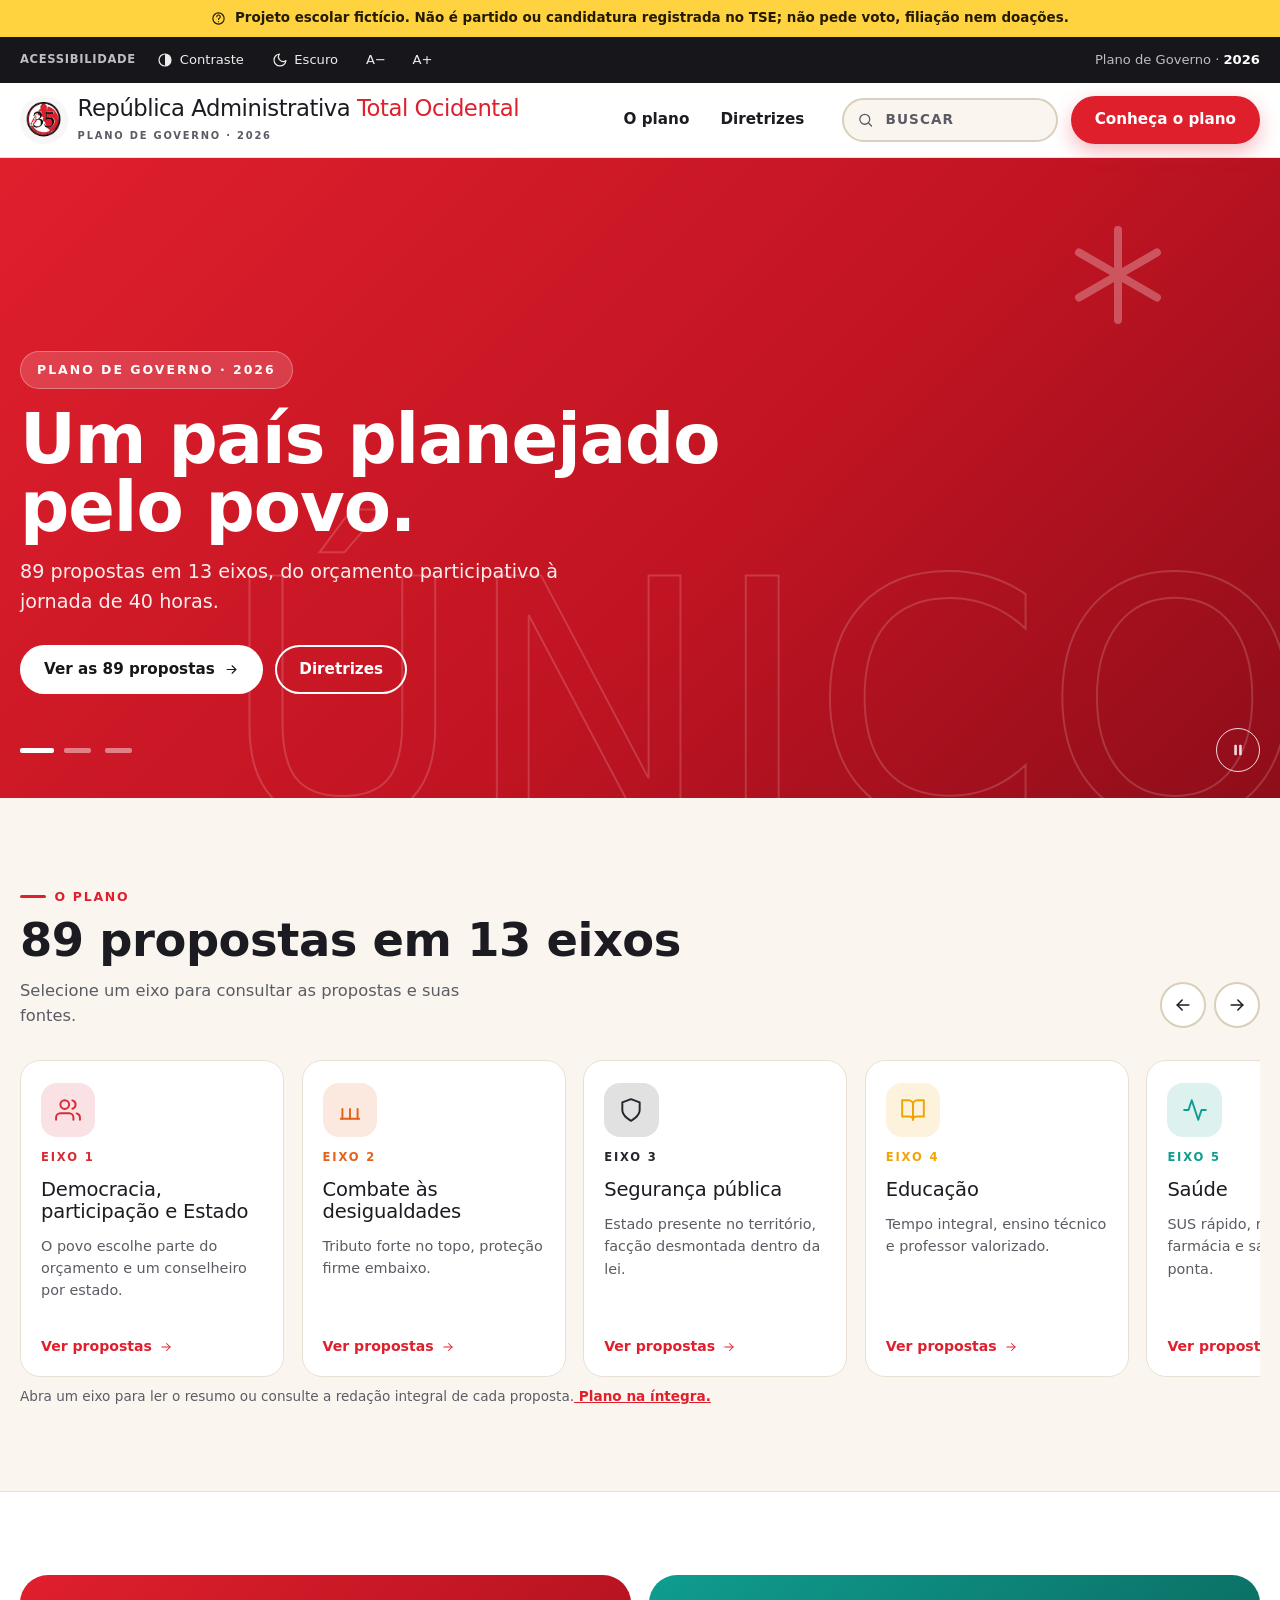
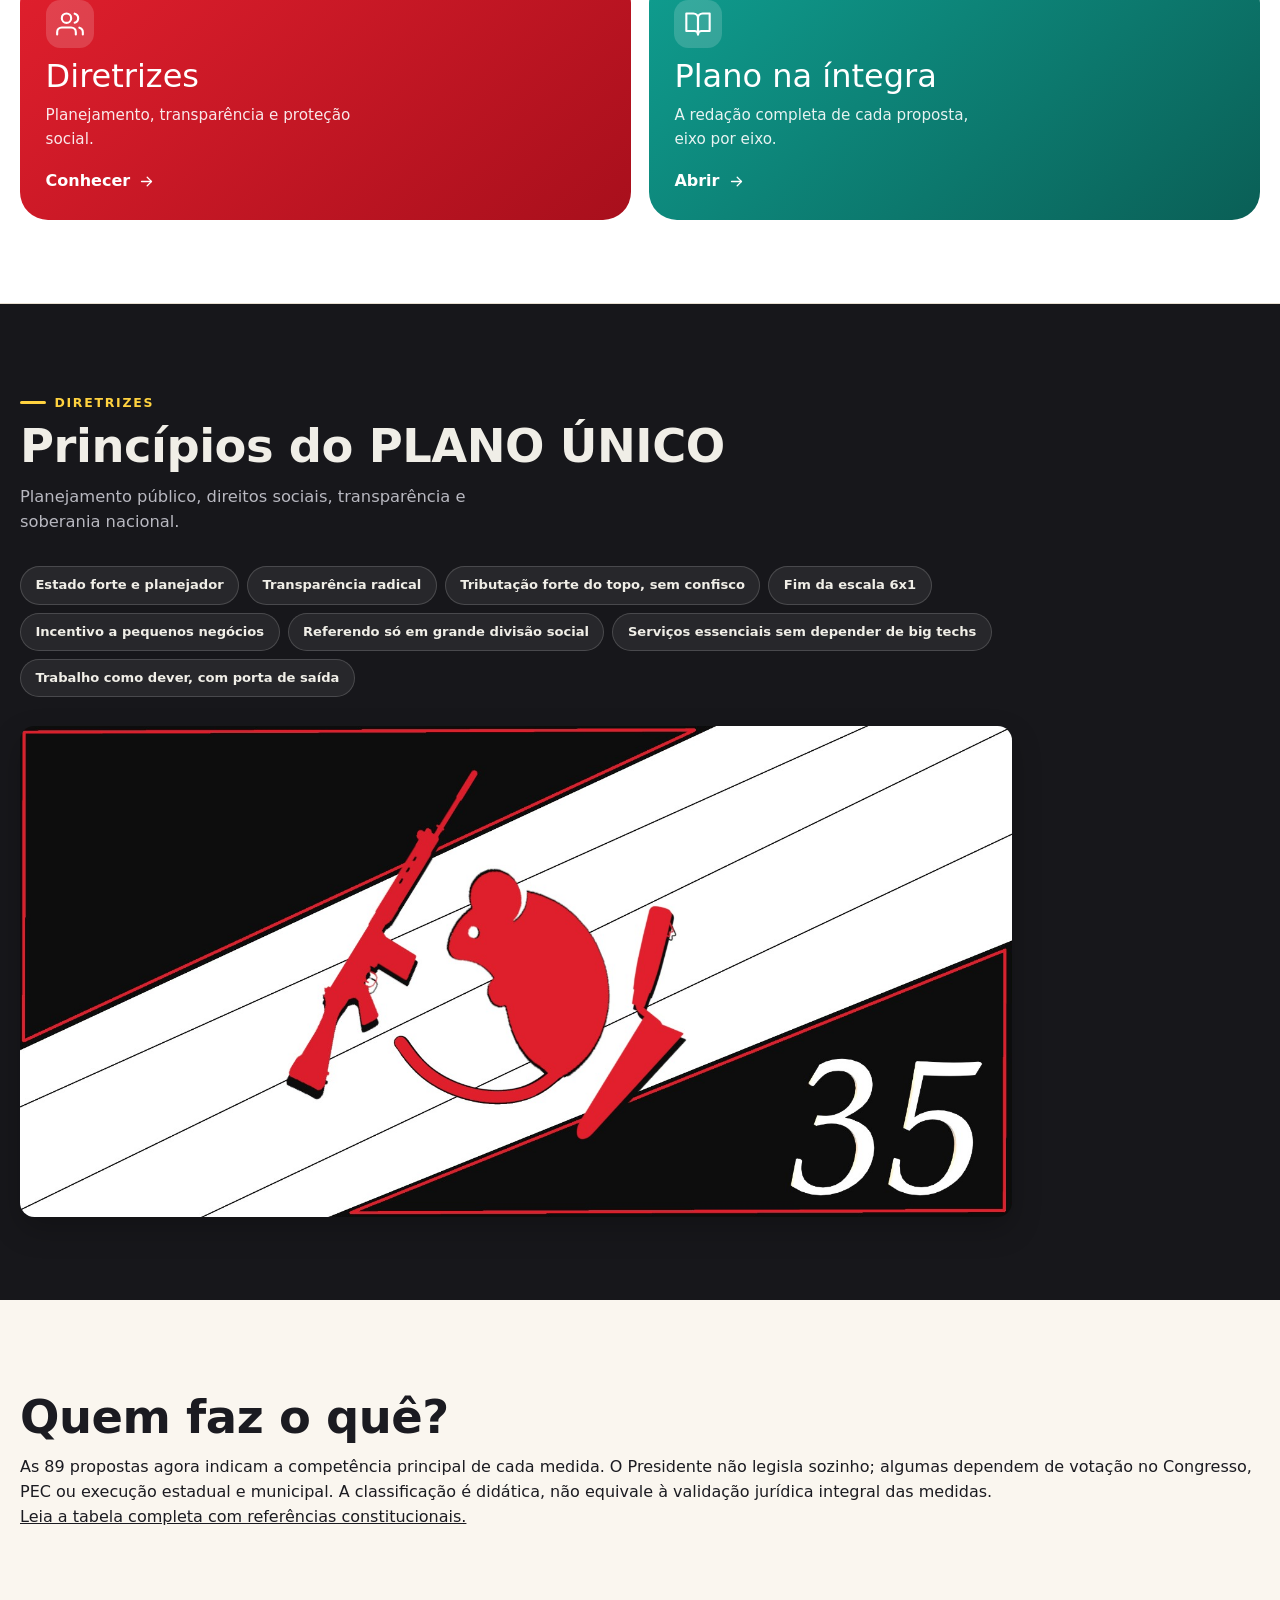
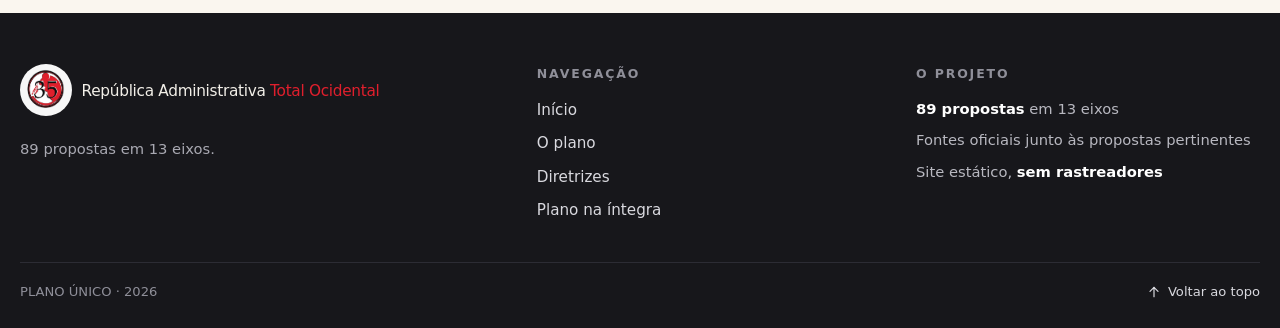
<file: index.html>
<!doctype html>
<html lang="pt-BR" data-theme="claro" data-contraste="normal" data-escala="1"><head>
    <meta charset="UTF-8">
    <meta name="viewport" content="width=device-width, initial-scale=1.0">
    <meta name="color-scheme" content="light dark">
    <meta name="darkreader-lock">
    <title>PLANO ÚNICO — Plano de Governo</title>
    <meta name="description" content="Plano de governo PLANO ÚNICO: 89 propostas em 13 eixos, com fontes oficiais junto aos itens pertinentes.">
    <meta name="robots" content="noindex">
    <link rel="icon" type="image/jpeg" href="logo-35.jpeg">
    <link rel="stylesheet" href="site.css">
    <script>(function(){try{var p=JSON.parse(localStorage.getItem('pu:a11y')||'{}'),h=document.documentElement;
if(!p.tema){p.tema=(window.matchMedia&&window.matchMedia('(prefers-color-scheme: dark)').matches)?'escuro':'claro'}
h.dataset.theme=p.tema;if(p.contraste)h.dataset.contraste=p.contraste;
if(p.escala!=null)h.dataset.escala=String(p.escala)}catch(e){}})()</script>
    <script src="site.js" defer></script>
    </head>
  <body>

    <a class="pular-para-conteudo" href="#conteudo">Pular para o conteúdo</a>
    <svg width="0" height="0" style="position:absolute" aria-hidden="true" focusable="false">
  <symbol id="i-menu" viewbox="0 0 24 24"><path d="M4 7h16M4 12h16M4 17h16"></path></symbol>
  <symbol id="i-fechar" viewbox="0 0 24 24"><path d="m6 6 12 12M18 6 6 18"></path></symbol>
  <symbol id="i-busca" viewbox="0 0 24 24"><circle cx="11" cy="11" r="7"></circle><path d="m16.5 16.5 4 4"></path></symbol>
  <symbol id="i-seta" viewbox="0 0 24 24"><path d="M5 12h14"></path><path d="m13 6 6 6-6 6"></path></symbol>
  <symbol id="i-seta-cima" viewbox="0 0 24 24"><path d="M12 19V5"></path><path d="m6 11 6-6 6 6"></path></symbol>
  <symbol id="i-contraste" viewbox="0 0 24 24"><circle cx="12" cy="12" r="9"></circle><path d="M12 3a9 9 0 0 1 0 18Z" fill="currentColor" stroke="none"></path></symbol>
  <symbol id="i-escuro" viewbox="0 0 24 24"><path d="M21 12.79A9 9 0 1 1 11.21 3 7 7 0 0 0 21 12.79z"></path></symbol>
  <symbol id="i-pausa" viewbox="0 0 24 24"><rect x="7" y="5" width="3.5" height="14" rx="1.2" fill="currentColor" stroke="none"></rect><rect x="13.5" y="5" width="3.5" height="14" rx="1.2" fill="currentColor" stroke="none"></rect></symbol>
  <symbol id="i-play" viewbox="0 0 24 24"><path d="M8 5.5v13l11-6.5Z" fill="currentColor" stroke="none"></path></symbol>
  <symbol id="i-chevron" viewbox="0 0 24 24"><path d="m6 9 6 6 6-6"></path></symbol>
  <symbol id="i-users" viewbox="0 0 24 24"><path d="M17 21v-2a4 4 0 0 0-4-4H5a4 4 0 0 0-4 4v2"></path><circle cx="9" cy="7" r="4"></circle><path d="M23 21v-2a4 4 0 0 0-3-3.87"></path><path d="M16 3.13a4 4 0 0 1 0 7.75"></path></symbol>
  <symbol id="i-igualdade" viewbox="0 0 24 24"><path d="M5 20v-9"></path><path d="M12 20v-9"></path><path d="M19 20v-9"></path><path d="M3.5 20h17"></path></symbol>
  <symbol id="i-shield" viewbox="0 0 24 24"><path d="M12 22s8-4 8-10V5l-8-3-8 3v7c0 6 8 10 8 10z"></path></symbol>
  <symbol id="i-book" viewbox="0 0 24 24"><path d="M2 3h6a4 4 0 0 1 4 4v14a3 3 0 0 0-3-3H2z"></path><path d="M22 3h-6a4 4 0 0 0-4 4v14a3 3 0 0 1 3-3h7z"></path></symbol>
  <symbol id="i-activity" viewbox="0 0 24 24"><path d="M22 12h-4l-3 9L9 3l-3 9H2"></path></symbol>
  <symbol id="i-film" viewbox="0 0 24 24"><rect x="2" y="2" width="20" height="20" rx="2.2"></rect><path d="M7 2v20M17 2v20M2 12h20M2 7h5M2 17h5M17 7h5M17 17h5"></path></symbol>
  <symbol id="i-home" viewbox="0 0 24 24"><path d="M3 9.5 12 3l9 6.5V20a2 2 0 0 1-2 2H5a2 2 0 0 1-2-2z"></path><path d="M9 22v-8h6v8"></path></symbol>
  <symbol id="i-trending" viewbox="0 0 24 24"><path d="m23 6-9.5 9.5-5-5L1 18"></path><path d="M17 6h6v6"></path></symbol>
  <symbol id="i-leaf" viewbox="0 0 24 24"><path d="M11 20A7 7 0 0 1 9.8 6.1C15.5 5 17 4.48 19 2c1 2 2 4.18 2 8 0 5.5-4.78 10-10 10Z"></path><path d="M2 21c0-3 1.85-5.36 5.08-6C9.5 14.52 12 13 13 12"></path></symbol>
  <symbol id="i-zap" viewbox="0 0 24 24"><path d="M13 2 3 14h9l-1 8 10-12h-9l1-8z"></path></symbol>
  <symbol id="i-globe" viewbox="0 0 24 24"><circle cx="12" cy="12" r="10"></circle><path d="M2 12h20"></path><path d="M12 2a15.3 15.3 0 0 1 4 10 15.3 15.3 0 0 1-4 10 15.3 15.3 0 0 1-4-10 15.3 15.3 0 0 1 4-10z"></path></symbol>
  <symbol id="i-briefcase" viewbox="0 0 24 24"><rect x="2" y="7" width="20" height="14" rx="2"></rect><path d="M16 21V5a2 2 0 0 0-2-2h-4a2 2 0 0 0-2 2v16"></path></symbol>
  <symbol id="i-flag" viewbox="0 0 24 24"><path d="M4 15s1-1 4-1 5 2 8 2 4-1 4-1V3s-1 1-4 1-5-2-8-2-4 1-4 1z"></path><path d="M4 22v-7"></path></symbol>
  <symbol id="i-landmark" viewbox="0 0 24 24"><path d="M3 22h18"></path><path d="M6 18v-7M10 18v-7M14 18v-7M18 18v-7"></path><path d="m12 2 8 5H4z"></path></symbol>
  <symbol id="i-scale" viewbox="0 0 24 24"><path d="m16 16 3-8 3 8c-.87.65-1.92 1-3 1s-2.13-.35-3-1Z"></path><path d="m2 16 3-8 3 8c-.87.65-1.92 1-3 1s-2.13-.35-3-1Z"></path><path d="M7 21h10"></path><path d="M12 3v18"></path><path d="M3 7h2c2 0 5-1 7-2 2 1 5 2 7 2h2"></path></symbol>
  <symbol id="i-gavel" viewbox="0 0 24 24"><path d="m14.5 12.5-8 8a2.1 2.1 0 0 1-3-3l8-8"></path><path d="m16 16 6-6"></path><path d="m8 8 6-6"></path><path d="m9 7 8 8"></path><path d="m21 11-8-8"></path></symbol>
  <symbol id="i-pergunta" viewbox="0 0 24 24"><circle cx="12" cy="12" r="9"></circle><path d="M9.2 9.2a2.8 2.8 0 1 1 4.1 2.5c-.85.5-1.3 1-1.3 1.9"></path><path d="M12 17h.01"></path></symbol>
</svg>

    <div class="aviso" role="note">
      <svg width="15" height="15" viewbox="0 0 24 24" fill="none" stroke="currentColor" stroke-width="1.8" stroke-linecap="round" stroke-linejoin="round" aria-hidden="true" focusable="false"><use href="#i-pergunta"></use></svg>
      <span><strong>Projeto escolar fictício.</strong> Não é partido ou candidatura registrada no TSE; não pede voto, filiação nem doações.</span>
    </div>

    <div class="toolbar">
      <div class="container">
        <div class="a11y">
          <span class="a11y__rotulo">Acessibilidade</span>
          <button type="button" class="botao-a11y" data-a11y="contraste" aria-pressed="false"><svg width="16" height="16" viewbox="0 0 24 24" fill="none" stroke="currentColor" stroke-width="1.8" stroke-linecap="round" stroke-linejoin="round" aria-hidden="true" focusable="false"><use href="#i-contraste"></use></svg> Contraste</button>
          <button type="button" class="botao-a11y" data-a11y="tema" aria-pressed="true"><svg width="16" height="16" viewbox="0 0 24 24" fill="none" stroke="currentColor" stroke-width="1.8" stroke-linecap="round" stroke-linejoin="round" aria-hidden="true" focusable="false"><use href="#i-escuro"></use></svg> Escuro</button>
          <span class="grupo-fonte" role="group" aria-label="Tamanho do texto">
            <button type="button" class="botao-a11y" data-a11y="menor" aria-label="Diminuir tamanho do texto"><span aria-hidden="true">A−</span></button>
            <button type="button" class="botao-a11y" data-a11y="maior" aria-label="Aumentar tamanho do texto"><span aria-hidden="true">A+</span></button>
          </span>
        </div>
        <span class="toolbar__meta">Plano de Governo · <strong>2026</strong></span>
      </div>
    </div>

    <header class="cabecalho">
      <div class="container">
        <a class="marca" href="#inicio" aria-label="PLANO ÚNICO — início">
          <img class="marca__logo" src="logo-35.jpeg" alt="" width="48" height="48"><span>
            <span class="marca__texto">República Administrativa <font color="#e01f2d">Total Ocidental</font></span>
            <span class="marca__sub">plano de governo · 2026</span>
          </span>
        </a>
        <nav class="nav-desktop" aria-label="Menu principal">
          <ul class="nav__lista" role="list">
        <li><a class="nav__link" href="#eixos">O plano</a></li>
        <li><a class="nav__link" href="#grupo">Diretrizes</a></li>
        </ul>
        </nav>
        <div class="acoes-topo">
          <div class="busca busca--so-desktop">
          <label class="so-leitor" for="busca-desktop">Buscar nas propostas</label>
          <svg class="busca__icone" width="17" height="17" viewbox="0 0 24 24" fill="none" stroke="currentColor" stroke-width="1.8" stroke-linecap="round" stroke-linejoin="round" aria-hidden="true" focusable="false"><use href="#i-busca"></use></svg>
          <input id="busca-desktop" class="busca__campo" type="search" placeholder="Buscar" data-busca="" autocomplete="off">
          <div class="busca__resultados" hidden=""></div>
        </div>
          <a class="botao botao--primario acao-cta--topo" href="#eixos">Conheça o plano</a>
          <button type="button" class="hamburger" data-gaveta-botao="" aria-expanded="false" aria-controls="gaveta">
            <svg width="24" height="24" viewbox="0 0 24 24" fill="none" stroke="currentColor" stroke-width="1.8" stroke-linecap="round" stroke-linejoin="round" aria-hidden="true" focusable="false"><use href="#i-menu"></use></svg>
            <span class="so-leitor" data-gaveta-rotulo="">Abrir menu</span>
          </button>
        </div>
      </div>
    </header>

    <div class="veu" data-veu=""></div>
    <div class="gaveta" id="gaveta" data-gaveta="" tabindex="-1" aria-label="Menu">
      <div class="gaveta__topo">
        <span class="marca__texto">PLANO<em>ÚNICO</em></span>
        <button type="button" class="eixo-dialog__fechar" data-gaveta-botao="" aria-label="Fechar menu"><svg width="20" height="20" viewbox="0 0 24 24" fill="none" stroke="currentColor" stroke-width="1.8" stroke-linecap="round" stroke-linejoin="round" aria-hidden="true" focusable="false"><use href="#i-fechar"></use></svg></button>
      </div>
      <div class="busca">
          <label class="so-leitor" for="busca-gaveta">Buscar nas propostas</label>
          <svg class="busca__icone" width="17" height="17" viewbox="0 0 24 24" fill="none" stroke="currentColor" stroke-width="1.8" stroke-linecap="round" stroke-linejoin="round" aria-hidden="true" focusable="false"><use href="#i-busca"></use></svg>
          <input id="busca-gaveta" class="busca__campo" type="search" placeholder="Buscar" data-busca="" autocomplete="off">
          <div class="busca__resultados" hidden=""></div>
        </div>
      <nav aria-label="Menu principal (mobile)">
        <ul class="nav__lista" role="list">
        <li><a class="nav__link" href="#eixos">O plano</a></li>
        <li><a class="nav__link" href="#grupo">Diretrizes</a></li>
        </ul>
      </nav>
      <a class="botao botao--primario" href="#eixos">Conheça o plano</a>
      <p class="gaveta__rodape">PLANO ÚNICO · plano de governo · 2026</p>
    </div>

    <main id="conteudo">
      <div id="vista-site">
      <section class="vitrola" id="inicio" data-vitrola="" aria-roledescription="carrossel" aria-label="Destaques do plano" data-tema-slide="escuro">
        <h1 class="so-leitor">PLANO ÚNICO — plano de governo</h1>
        <ul class="vitrola__trilho" data-vitrola-trilho="" role="list" style="">
        <li class="slide" role="group" aria-roledescription="slide" aria-label="1 de 3" data-tema="escuro">
          <div class="slide__cenario cenario--vermelho" aria-hidden="true">
            <span class="slide__fantasma">ÚNICO</span>
            <span class="slide__astro" style="top:9%;right:8%"><svg width="120" height="120" viewbox="0 0 24 24" fill="none" stroke="#ffffff" stroke-opacity="0.28" stroke-width="1.6" stroke-linecap="round" aria-hidden="true" focusable="false"><path d="M12 3v18M4.21 7.5l15.58 9M19.79 7.5l-15.58 9"></path></svg></span>
          </div>
          <div class="container slide__conteudo">
            <span class="slide__kicker">Plano de Governo · 2026</span>
            <h2 class="slide__titulo">Um país planejado pelo povo.</h2>
            <p class="slide__sub">89 propostas em 13 eixos, do orçamento participativo à jornada de 40 horas.</p>
            <div class="slide__acoes"><a class="botao botao--claro" href="#eixos">Ver as 89 propostas <svg width="15" height="15" viewbox="0 0 24 24" fill="none" stroke="currentColor" stroke-width="1.8" stroke-linecap="round" stroke-linejoin="round" aria-hidden="true" focusable="false"><use href="#i-seta"></use></svg></a><a class="botao botao--fantasma" href="#grupo">Diretrizes</a></div>
          </div>
        </li>
        <li class="slide" role="group" aria-roledescription="slide" aria-label="2 de 3" data-tema="escuro">
          <div class="slide__cenario cenario--carvao" aria-hidden="true">
            <span class="slide__fantasma">89</span>
            <span class="slide__astro" style="top:9%;right:8%"><svg width="88" height="88" viewbox="0 0 24 24" fill="none" stroke="#e01f2d" stroke-opacity="0.75" stroke-width="1.6" stroke-linecap="round" aria-hidden="true" focusable="false"><path d="M12 3v18M4.21 7.5l15.58 9M19.79 7.5l-15.58 9"></path></svg></span>
          </div>
          <div class="container slide__conteudo">
            <span class="slide__kicker">Destaque do plano</span>
            <h2 class="slide__titulo">Transparência radical.</h2>
            <p class="slide__sub">Orçamento participativo com cardápio técnico, conselhos com um cidadão sorteado por estado e Canal de Transparência com transmissão integral do que o governo e o Congresso fazem.</p>
            <div class="slide__acoes"><button type="button" class="botao botao--claro" data-abre-eixo="1">Ver o Eixo 1 <svg width="15" height="15" viewbox="0 0 24 24" fill="none" stroke="currentColor" stroke-width="1.8" stroke-linecap="round" stroke-linejoin="round" aria-hidden="true" focusable="false"><use href="#i-seta"></use></svg></button><a class="botao botao--fantasma" href="plano-unico-propostas-e-fontes.pdf">Baixar PDF</a></div>
          </div>
        </li>
        <li class="slide" role="group" aria-roledescription="slide" aria-label="3 de 3" data-tema="creme">
          <div class="slide__cenario cenario--creme" aria-hidden="true">
            <span class="slide__fantasma">PU</span>
            <span class="slide__astro" style="top:9%;right:8%"><svg width="150" height="150" viewbox="0 0 24 24" fill="none" stroke="#e01f2d" stroke-opacity="0.22" stroke-width="1.6" stroke-linecap="round" aria-hidden="true" focusable="false"><path d="M12 3v18M4.21 7.5l15.58 9M19.79 7.5l-15.58 9"></path></svg></span>
          </div>
          <div class="container slide__conteudo">
            <span class="slide__kicker">Do salário à soberania</span>
            <h2 class="slide__titulo">O que é do Brasil decide o Brasil.</h2>
            <p class="slide__sub">Justiça tributária que financia o social, direitos que chegam ao trabalho por aplicativo e minerais estratégicos sob controle nacional.</p>
            <div class="slide__acoes"><a class="botao botao--primario" href="#eixos">Explorar os eixos <svg width="15" height="15" viewbox="0 0 24 24" fill="none" stroke="currentColor" stroke-width="1.8" stroke-linecap="round" stroke-linejoin="round" aria-hidden="true" focusable="false"><use href="#i-seta"></use></svg></a><a class="botao botao--fantasma" href="#plano-eixo-1">Ler o plano completo</a></div>
          </div>
        </li>
        </ul>
        <div class="vitrola__controles container">
          <ul class="vitrola__tracos" role="list">
            <li><button type="button" class="vitrola__traco" data-vitrola-ir="0" aria-label="Ir para o destaque 1"></button></li>
<li><button type="button" class="vitrola__traco" data-vitrola-ir="1" aria-label="Ir para o destaque 2"></button></li>
<li><button type="button" class="vitrola__traco" data-vitrola-ir="2" aria-label="Ir para o destaque 3"></button></li>
          </ul>
          <button type="button" class="vitrola__pausa" data-vitrola-pausa="" aria-pressed="false">
            <span class="so-leitor">Pausar rotação automática</span>
            <svg width="18" height="18" viewbox="0 0 24 24" fill="none" stroke="currentColor" stroke-width="1.8" stroke-linecap="round" stroke-linejoin="round" aria-hidden="true" focusable="false"><use href="#i-pausa"></use></svg>
          </button>
        </div>
      </section>

      <section class="secao eixos" id="eixos" aria-labelledby="eixos-titulo">
        <div class="container">
          <div class="secao__topo" data-reveal="">
            <div>
              <span class="overline">O plano</span>
              <h2 class="titulo-secao" id="eixos-titulo">89 propostas em 13 eixos</h2>
              <p class="sub-secao">Selecione um eixo para consultar as propostas e suas fontes.</p>
            </div>
            <div class="fileira__setas" data-trilha-setas="">
              <button type="button" class="fileira__seta fileira__seta--esquerda" data-trilha-seta="anterior" aria-label="Ver eixos anteriores" disabled><svg width="20" height="20" viewbox="0 0 24 24" fill="none" stroke="currentColor" stroke-width="1.8" stroke-linecap="round" stroke-linejoin="round" aria-hidden="true" focusable="false"><use href="#i-seta"></use></svg></button>
              <button type="button" class="fileira__seta" data-trilha-seta="proximo" aria-label="Ver próximos eixos"><svg width="20" height="20" viewbox="0 0 24 24" fill="none" stroke="currentColor" stroke-width="1.8" stroke-linecap="round" stroke-linejoin="round" aria-hidden="true" focusable="false"><use href="#i-seta"></use></svg></button>
            </div>
          </div>
        </div>
        <div class="container" data-trilha-wrapper="">
          <ul class="trilha-eixos" role="list" data-trilha="">
          <li>
            <button type="button" class="eixo-card" style="--cor-tema:#d92b35" data-abre-eixo="1" aria-haspopup="dialog">
              <span class="eixo-card__icone"><svg width="26" height="26" viewbox="0 0 24 24" fill="none" stroke="currentColor" stroke-width="1.8" stroke-linecap="round" stroke-linejoin="round" aria-hidden="true" focusable="false"><use href="#i-users"></use></svg></span>
              <span class="eixo-card__num">Eixo 1</span>
              <span class="eixo-card__nome">Democracia, participação e Estado</span>
              <span class="eixo-card__frase">O povo escolhe parte do orçamento e um conselheiro por estado.</span>
              <span class="eixo-card__acao">Ver propostas <svg width="14" height="14" viewbox="0 0 24 24" fill="none" stroke="currentColor" stroke-width="1.8" stroke-linecap="round" stroke-linejoin="round" aria-hidden="true" focusable="false"><use href="#i-seta"></use></svg></span>
            </button>
          </li>
          <li>
            <button type="button" class="eixo-card" style="--cor-tema:#e2611b" data-abre-eixo="2" aria-haspopup="dialog">
              <span class="eixo-card__icone"><svg width="26" height="26" viewbox="0 0 24 24" fill="none" stroke="currentColor" stroke-width="1.8" stroke-linecap="round" stroke-linejoin="round" aria-hidden="true" focusable="false"><use href="#i-igualdade"></use></svg></span>
              <span class="eixo-card__num">Eixo 2</span>
              <span class="eixo-card__nome">Combate às desigualdades</span>
              <span class="eixo-card__frase">Tributo forte no topo, proteção firme embaixo.</span>
              <span class="eixo-card__acao">Ver propostas <svg width="14" height="14" viewbox="0 0 24 24" fill="none" stroke="currentColor" stroke-width="1.8" stroke-linecap="round" stroke-linejoin="round" aria-hidden="true" focusable="false"><use href="#i-seta"></use></svg></span>
            </button>
          </li>
          <li>
            <button type="button" class="eixo-card" style="--cor-tema:#26262e" data-abre-eixo="3" aria-haspopup="dialog">
              <span class="eixo-card__icone"><svg width="26" height="26" viewbox="0 0 24 24" fill="none" stroke="currentColor" stroke-width="1.8" stroke-linecap="round" stroke-linejoin="round" aria-hidden="true" focusable="false"><use href="#i-shield"></use></svg></span>
              <span class="eixo-card__num">Eixo 3</span>
              <span class="eixo-card__nome">Segurança pública</span>
              <span class="eixo-card__frase">Estado presente no território, facção desmontada dentro da lei.</span>
              <span class="eixo-card__acao">Ver propostas <svg width="14" height="14" viewbox="0 0 24 24" fill="none" stroke="currentColor" stroke-width="1.8" stroke-linecap="round" stroke-linejoin="round" aria-hidden="true" focusable="false"><use href="#i-seta"></use></svg></span>
            </button>
          </li>
          <li>
            <button type="button" class="eixo-card" style="--cor-tema:#f0a400" data-abre-eixo="4" aria-haspopup="dialog">
              <span class="eixo-card__icone"><svg width="26" height="26" viewbox="0 0 24 24" fill="none" stroke="currentColor" stroke-width="1.8" stroke-linecap="round" stroke-linejoin="round" aria-hidden="true" focusable="false"><use href="#i-book"></use></svg></span>
              <span class="eixo-card__num">Eixo 4</span>
              <span class="eixo-card__nome">Educação</span>
              <span class="eixo-card__frase">Tempo integral, ensino técnico e professor valorizado.</span>
              <span class="eixo-card__acao">Ver propostas <svg width="14" height="14" viewbox="0 0 24 24" fill="none" stroke="currentColor" stroke-width="1.8" stroke-linecap="round" stroke-linejoin="round" aria-hidden="true" focusable="false"><use href="#i-seta"></use></svg></span>
            </button>
          </li>
          <li>
            <button type="button" class="eixo-card" style="--cor-tema:#0f9d8f" data-abre-eixo="5" aria-haspopup="dialog">
              <span class="eixo-card__icone"><svg width="26" height="26" viewbox="0 0 24 24" fill="none" stroke="currentColor" stroke-width="1.8" stroke-linecap="round" stroke-linejoin="round" aria-hidden="true" focusable="false"><use href="#i-activity"></use></svg></span>
              <span class="eixo-card__num">Eixo 5</span>
              <span class="eixo-card__nome">Saúde</span>
              <span class="eixo-card__frase">SUS rápido, remédio na farmácia e saúde mental na ponta.</span>
              <span class="eixo-card__acao">Ver propostas <svg width="14" height="14" viewbox="0 0 24 24" fill="none" stroke="currentColor" stroke-width="1.8" stroke-linecap="round" stroke-linejoin="round" aria-hidden="true" focusable="false"><use href="#i-seta"></use></svg></span>
            </button>
          </li>
          <li>
            <button type="button" class="eixo-card" style="--cor-tema:#c73f9d" data-abre-eixo="6" aria-haspopup="dialog">
              <span class="eixo-card__icone"><svg width="26" height="26" viewbox="0 0 24 24" fill="none" stroke="currentColor" stroke-width="1.8" stroke-linecap="round" stroke-linejoin="round" aria-hidden="true" focusable="false"><use href="#i-film"></use></svg></span>
              <span class="eixo-card__num">Eixo 6</span>
              <span class="eixo-card__nome">Cultura e esporte</span>
              <span class="eixo-card__frase">Verba pública vira acesso a cultura e esporte.</span>
              <span class="eixo-card__acao">Ver propostas <svg width="14" height="14" viewbox="0 0 24 24" fill="none" stroke="currentColor" stroke-width="1.8" stroke-linecap="round" stroke-linejoin="round" aria-hidden="true" focusable="false"><use href="#i-seta"></use></svg></span>
            </button>
          </li>
          <li>
            <button type="button" class="eixo-card" style="--cor-tema:#588a2c" data-abre-eixo="7" aria-haspopup="dialog">
              <span class="eixo-card__icone"><svg width="26" height="26" viewbox="0 0 24 24" fill="none" stroke="currentColor" stroke-width="1.8" stroke-linecap="round" stroke-linejoin="round" aria-hidden="true" focusable="false"><use href="#i-home"></use></svg></span>
              <span class="eixo-card__num">Eixo 7</span>
              <span class="eixo-card__nome">Direito à cidade</span>
              <span class="eixo-card__frase">Urbanizar onde as pessoas já vivem, com água, luz e passagem.</span>
              <span class="eixo-card__acao">Ver propostas <svg width="14" height="14" viewbox="0 0 24 24" fill="none" stroke="currentColor" stroke-width="1.8" stroke-linecap="round" stroke-linejoin="round" aria-hidden="true" focusable="false"><use href="#i-seta"></use></svg></span>
            </button>
          </li>
          <li>
            <button type="button" class="eixo-card" style="--cor-tema:#7059c9" data-abre-eixo="8" aria-haspopup="dialog">
              <span class="eixo-card__icone"><svg width="26" height="26" viewbox="0 0 24 24" fill="none" stroke="currentColor" stroke-width="1.8" stroke-linecap="round" stroke-linejoin="round" aria-hidden="true" focusable="false"><use href="#i-trending"></use></svg></span>
              <span class="eixo-card__num">Eixo 8</span>
              <span class="eixo-card__nome">Economia sustentável, produtiva e digital</span>
              <span class="eixo-card__frase">Estado planejador, estatal eficiente e pequeno negócio livre.</span>
              <span class="eixo-card__acao">Ver propostas <svg width="14" height="14" viewbox="0 0 24 24" fill="none" stroke="currentColor" stroke-width="1.8" stroke-linecap="round" stroke-linejoin="round" aria-hidden="true" focusable="false"><use href="#i-seta"></use></svg></span>
            </button>
          </li>
          <li>
            <button type="button" class="eixo-card" style="--cor-tema:#a07c1f" data-abre-eixo="9" aria-haspopup="dialog">
              <span class="eixo-card__icone"><svg width="26" height="26" viewbox="0 0 24 24" fill="none" stroke="currentColor" stroke-width="1.8" stroke-linecap="round" stroke-linejoin="round" aria-hidden="true" focusable="false"><use href="#i-leaf"></use></svg></span>
              <span class="eixo-card__num">Eixo 9</span>
              <span class="eixo-card__nome">Segurança alimentar e produção agrícola</span>
              <span class="eixo-card__frase">Comida boa e barata, de quem planta e de quem pesquisa.</span>
              <span class="eixo-card__acao">Ver propostas <svg width="14" height="14" viewbox="0 0 24 24" fill="none" stroke="currentColor" stroke-width="1.8" stroke-linecap="round" stroke-linejoin="round" aria-hidden="true" focusable="false"><use href="#i-seta"></use></svg></span>
            </button>
          </li>
          <li>
            <button type="button" class="eixo-card" style="--cor-tema:#2e7fb5" data-abre-eixo="10" aria-haspopup="dialog">
              <span class="eixo-card__icone"><svg width="26" height="26" viewbox="0 0 24 24" fill="none" stroke="currentColor" stroke-width="1.8" stroke-linecap="round" stroke-linejoin="round" aria-hidden="true" focusable="false"><use href="#i-zap"></use></svg></span>
              <span class="eixo-card__num">Eixo 10</span>
              <span class="eixo-card__nome">Segurança energética e transição de baixo carbono</span>
              <span class="eixo-card__frase">Luz mais limpa e mais barata, com energia nuclear para fins pacíficos.</span>
              <span class="eixo-card__acao">Ver propostas <svg width="14" height="14" viewbox="0 0 24 24" fill="none" stroke="currentColor" stroke-width="1.8" stroke-linecap="round" stroke-linejoin="round" aria-hidden="true" focusable="false"><use href="#i-seta"></use></svg></span>
            </button>
          </li>
          <li>
            <button type="button" class="eixo-card" style="--cor-tema:#2c8c5a" data-abre-eixo="11" aria-haspopup="dialog">
              <span class="eixo-card__icone"><svg width="26" height="26" viewbox="0 0 24 24" fill="none" stroke="currentColor" stroke-width="1.8" stroke-linecap="round" stroke-linejoin="round" aria-hidden="true" focusable="false"><use href="#i-globe"></use></svg></span>
              <span class="eixo-card__num">Eixo 11</span>
              <span class="eixo-card__nome">Sustentabilidade ambiental e climática</span>
              <span class="eixo-card__frase">Clima e floresta governados com quem vive neles.</span>
              <span class="eixo-card__acao">Ver propostas <svg width="14" height="14" viewbox="0 0 24 24" fill="none" stroke="currentColor" stroke-width="1.8" stroke-linecap="round" stroke-linejoin="round" aria-hidden="true" focusable="false"><use href="#i-seta"></use></svg></span>
            </button>
          </li>
          <li>
            <button type="button" class="eixo-card" style="--cor-tema:#b8234f" data-abre-eixo="12" aria-haspopup="dialog">
              <span class="eixo-card__icone"><svg width="26" height="26" viewbox="0 0 24 24" fill="none" stroke="currentColor" stroke-width="1.8" stroke-linecap="round" stroke-linejoin="round" aria-hidden="true" focusable="false"><use href="#i-briefcase"></use></svg></span>
              <span class="eixo-card__num">Eixo 12</span>
              <span class="eixo-card__nome">Valorizar o trabalho</span>
              <span class="eixo-card__frase">Fim da 6x1 e direitos que chegam ao aplicativo.</span>
              <span class="eixo-card__acao">Ver propostas <svg width="14" height="14" viewbox="0 0 24 24" fill="none" stroke="currentColor" stroke-width="1.8" stroke-linecap="round" stroke-linejoin="round" aria-hidden="true" focusable="false"><use href="#i-seta"></use></svg></span>
            </button>
          </li>
          <li>
            <button type="button" class="eixo-card" style="--cor-tema:#2f4d7a" data-abre-eixo="13" aria-haspopup="dialog">
              <span class="eixo-card__icone"><svg width="26" height="26" viewbox="0 0 24 24" fill="none" stroke="currentColor" stroke-width="1.8" stroke-linecap="round" stroke-linejoin="round" aria-hidden="true" focusable="false"><use href="#i-flag"></use></svg></span>
              <span class="eixo-card__num">Eixo 13</span>
              <span class="eixo-card__nome">Soberania nacional e protagonismo internacional</span>
              <span class="eixo-card__frase">O que é do Brasil decide o Brasil.</span>
              <span class="eixo-card__acao">Ver propostas <svg width="14" height="14" viewbox="0 0 24 24" fill="none" stroke="currentColor" stroke-width="1.8" stroke-linecap="round" stroke-linejoin="round" aria-hidden="true" focusable="false"><use href="#i-seta"></use></svg></span>
            </button>
          </li>
          </ul>
          <p class="eixos__nota">Abra um eixo para ler o resumo ou consulte a redação integral de cada proposta.<a href="#plano-eixo-1"> Plano na íntegra.</a></p>
        </div>
      </section>

      <section class="secao atalhos" aria-label="Atalhos do site">
        <div class="container">
          <ul class="atalhos__lista" role="list">
          <li data-reveal="" class="">
            <a class="atalho atalho--vermelho" href="#grupo">
              <span class="atalho__icone"><svg width="28" height="28" viewbox="0 0 24 24" fill="none" stroke="currentColor" stroke-width="1.8" stroke-linecap="round" stroke-linejoin="round" aria-hidden="true" focusable="false"><use href="#i-users"></use></svg></span>
              <span class="atalho__nome">Diretrizes</span>
              <span class="atalho__descricao">Planejamento, transparência e proteção social.</span>
              <span class="atalho__acao">Conhecer <svg width="17" height="17" viewbox="0 0 24 24" fill="none" stroke="currentColor" stroke-width="1.8" stroke-linecap="round" stroke-linejoin="round" aria-hidden="true" focusable="false"><use href="#i-seta"></use></svg></span>
            </a>
          </li>
          <li data-reveal="" class="">
            <a class="atalho atalho--verde" href="#plano-eixo-1">
              <span class="atalho__icone"><svg width="28" height="28" viewbox="0 0 24 24" fill="none" stroke="currentColor" stroke-width="1.8" stroke-linecap="round" stroke-linejoin="round" aria-hidden="true" focusable="false"><use href="#i-book"></use></svg></span>
              <span class="atalho__nome">Plano na íntegra</span>
              <span class="atalho__descricao">A redação completa de cada proposta, eixo por eixo.</span>
              <span class="atalho__acao">Abrir <svg width="17" height="17" viewbox="0 0 24 24" fill="none" stroke="currentColor" stroke-width="1.8" stroke-linecap="round" stroke-linejoin="round" aria-hidden="true" focusable="false"><use href="#i-seta"></use></svg></span>
            </a>
          </li>
          </ul>
        </div>
      </section>

      <section class="secao grupo" id="grupo" aria-labelledby="grupo-titulo">
        <div class="container">
          <div class="secao__topo" data-reveal="">
            <div>
              <span class="overline">Diretrizes</span>
              <h2 class="titulo-secao" id="grupo-titulo">Princípios do PLANO ÚNICO</h2>
              <p class="sub-secao">Planejamento público, direitos sociais, transparência e soberania nacional.</p>
            </div>
          </div>
          <div class="grupo__intro" data-reveal="">
              <div class="chips"><span class="chip">Estado forte e planejador</span><span class="chip">Transparência radical</span><span class="chip">Tributação forte do topo, sem confisco</span><span class="chip">Fim da escala 6x1</span><span class="chip">Incentivo a pequenos negócios</span><span class="chip">Referendo só em grande divisão social</span><span class="chip">Serviços essenciais sem depender de big techs</span><span class="chip">Trabalho como dever, com porta de saída</span>
              </div>
            </div>
        <figure class="grupo__bandeira"><img src="bandeira-35.jpeg" alt="Bandeira do PLANO ÚNICO com o número 35 e o símbolo vermelho sobre faixas pretas e brancas" width="1600" height="792" loading="lazy"></figure></div>
      </section>

      </div>

    <div id="vista-plano" hidden="">
      <header class="plano__barra">
        <div class="container plano__barra__linha">
          <button type="button" class="plano__volta" data-volta-plano=""><svg width="16" height="16" viewbox="0 0 24 24" fill="none" stroke="currentColor" stroke-width="1.8" stroke-linecap="round" stroke-linejoin="round" aria-hidden="true" focusable="false"><path d="M19 12H5"></path><path d="m11 18-6-6 6-6"></path></svg> Voltar ao site</button>
          <p class="plano__barra__titulo">Plano de Governo <strong>na íntegra</strong></p>
          <div class="plano__barra__acoes">
            <span class="plano__barra__meta">89 propostas · 13 eixos</span>
            <button type="button" class="plano__imprimir" data-imprimir-plano=""><svg width="15" height="15" viewbox="0 0 24 24" fill="none" stroke="currentColor" stroke-width="1.8" stroke-linecap="round" stroke-linejoin="round" aria-hidden="true" focusable="false"><polyline points="6 9 6 2 18 2 18 9"></polyline><path d="M6 18H4a2 2 0 0 1-2-2v-5a2 2 0 0 1 2-2h16a2 2 0 0 1 2 2v5a2 2 0 0 1-2 2h-2"></path><rect x="6" y="14" width="12" height="8" rx="1"></rect></svg> Imprimir</button>
          </div>
        </div>
      </header>

      <nav class="plano__chips" aria-label="Ir para um eixo">
        <button type="button" class="plano__chip" data-eixo-alvo="1" title="Eixo 1: Democracia, participação e Estado" aria-current="true">Eixo 1</button><button type="button" class="plano__chip" data-eixo-alvo="2" title="Eixo 2: Combate às desigualdades">Eixo 2</button><button type="button" class="plano__chip" data-eixo-alvo="3" title="Eixo 3: Segurança pública">Eixo 3</button><button type="button" class="plano__chip" data-eixo-alvo="4" title="Eixo 4: Educação">Eixo 4</button><button type="button" class="plano__chip" data-eixo-alvo="5" title="Eixo 5: Saúde">Eixo 5</button><button type="button" class="plano__chip" data-eixo-alvo="6" title="Eixo 6: Cultura e esporte">Eixo 6</button><button type="button" class="plano__chip" data-eixo-alvo="7" title="Eixo 7: Direito à cidade">Eixo 7</button><button type="button" class="plano__chip" data-eixo-alvo="8" title="Eixo 8: Economia sustentável, produtiva e digital">Eixo 8</button><button type="button" class="plano__chip" data-eixo-alvo="9" title="Eixo 9: Segurança alimentar e produção agrícola">Eixo 9</button><button type="button" class="plano__chip" data-eixo-alvo="10" title="Eixo 10: Segurança energética e transição de baixo carbono">Eixo 10</button><button type="button" class="plano__chip" data-eixo-alvo="11" title="Eixo 11: Sustentabilidade ambiental e climática">Eixo 11</button><button type="button" class="plano__chip" data-eixo-alvo="12" title="Eixo 12: Valorizar o trabalho">Eixo 12</button><button type="button" class="plano__chip" data-eixo-alvo="13" title="Eixo 13: Soberania nacional e protagonismo internacional">Eixo 13</button>
      </nav>

      <div class="plano__corpo container">
        <aside class="plano__nav" aria-label="Eixos do plano">
          <p class="plano__nav__rotulo">Os 13 eixos</p>
          <button type="button" class="plano__nav-item" data-eixo-alvo="1" title="Eixo 1: Democracia, participação e Estado"><span class="plano__nav__num">1</span><span class="plano__nav__nome">Democracia, participação e Estado</span><span class="plano__nav__qtd">10</span></button><button type="button" class="plano__nav-item" data-eixo-alvo="2" title="Eixo 2: Combate às desigualdades"><span class="plano__nav__num">2</span><span class="plano__nav__nome">Combate às desigualdades</span><span class="plano__nav__qtd">9</span></button><button type="button" class="plano__nav-item" data-eixo-alvo="3" title="Eixo 3: Segurança pública"><span class="plano__nav__num">3</span><span class="plano__nav__nome">Segurança pública</span><span class="plano__nav__qtd">11</span></button><button type="button" class="plano__nav-item" data-eixo-alvo="4" title="Eixo 4: Educação"><span class="plano__nav__num">4</span><span class="plano__nav__nome">Educação</span><span class="plano__nav__qtd">9</span></button><button type="button" class="plano__nav-item" data-eixo-alvo="5" title="Eixo 5: Saúde"><span class="plano__nav__num">5</span><span class="plano__nav__nome">Saúde</span><span class="plano__nav__qtd">5</span></button><button type="button" class="plano__nav-item" data-eixo-alvo="6" title="Eixo 6: Cultura e esporte"><span class="plano__nav__num">6</span><span class="plano__nav__nome">Cultura e esporte</span><span class="plano__nav__qtd">6</span></button><button type="button" class="plano__nav-item" data-eixo-alvo="7" title="Eixo 7: Direito à cidade"><span class="plano__nav__num">7</span><span class="plano__nav__nome">Direito à cidade</span><span class="plano__nav__qtd">5</span></button><button type="button" class="plano__nav-item" data-eixo-alvo="8" title="Eixo 8: Economia sustentável, produtiva e digital"><span class="plano__nav__num">8</span><span class="plano__nav__nome">Economia sustentável, produtiva e digital</span><span class="plano__nav__qtd">6</span></button><button type="button" class="plano__nav-item" data-eixo-alvo="9" title="Eixo 9: Segurança alimentar e produção agrícola"><span class="plano__nav__num">9</span><span class="plano__nav__nome">Segurança alimentar e produção agrícola</span><span class="plano__nav__qtd">5</span></button><button type="button" class="plano__nav-item" data-eixo-alvo="10" title="Eixo 10: Segurança energética e transição de baixo carbono"><span class="plano__nav__num">10</span><span class="plano__nav__nome">Segurança energética e transição de baixo carbono</span><span class="plano__nav__qtd">5</span></button><button type="button" class="plano__nav-item" data-eixo-alvo="11" title="Eixo 11: Sustentabilidade ambiental e climática"><span class="plano__nav__num">11</span><span class="plano__nav__nome">Sustentabilidade ambiental e climática</span><span class="plano__nav__qtd">7</span></button><button type="button" class="plano__nav-item" data-eixo-alvo="12" title="Eixo 12: Valorizar o trabalho"><span class="plano__nav__num">12</span><span class="plano__nav__nome">Valorizar o trabalho</span><span class="plano__nav__qtd">7</span></button><button type="button" class="plano__nav-item" data-eixo-alvo="13" title="Eixo 13: Soberania nacional e protagonismo internacional"><span class="plano__nav__num">13</span><span class="plano__nav__nome">Soberania nacional e protagonismo internacional</span><span class="plano__nav__qtd">4</span></button>
        </aside>
        <div class="plano__conteudo">
          <section class="plano__eixo" data-eixo="1" style="--cor-eixo:#d92b35" aria-labelledby="plano-titulo-1">
          <header class="plano__cabeca">
            <p class="plano__cabeca__kicker"><span>Eixo 1 de 13</span><span>10 propostas</span></p>
            <h2 class="plano__cabeca__titulo" id="plano-titulo-1" tabindex="-1">Democracia, participação e Estado</h2>
            <p class="plano__cabeca__frase">O povo escolhe parte do orçamento e um cidadão por estado.</p>
          </header>
          <ol class="plano__itens">
          <li class="pg-item" data-pg-item="1">
            <span class="pg-item__num" aria-hidden="true">1</span>
            <div class="pg-item__corpo">
          <h3 class="pg-item__titulo">Orçamento participativo com cardápio técnico</h3>
          <p class="pg-item__competencia" style="margin:.6rem 0 0;padding:.7rem .85rem;border-left:3px solid currentColor;background:rgba(128,128,128,.08);font-size:.92em"><strong>Competência principal: Executivo federal, com limites legais.</strong> O Presidente coordena a administração e políticas federais; medidas que criem obrigações, alterem leis ou exijam novos gastos dependem do Congresso e do orçamento (CF, arts. 84 e 165).</p>
          <p class="pg-item__texto">A população prioriza, por voto presencial e digital, uma parcela do investimento novo. A lista é montada pelo órgão de planejamento, e despesas obrigatórias e os pisos de saúde e educação ficam fora da consulta.</p><p class="pg-item__fontes"><strong>Fontes: </strong><a href="https://legis.senado.leg.br/norma/579494/publicacao/16434817" target="_blank" rel="noopener noreferrer">Constituição Federal</a>.</p></div>
          </li>
          <li class="pg-item" data-pg-item="2">
            <span class="pg-item__num" aria-hidden="true">2</span>
            <div class="pg-item__corpo">
          <h3 class="pg-item__titulo">Conselhos populares com um cidadão por unidade da federação</h3>
          <p class="pg-item__competencia" style="margin:.6rem 0 0;padding:.7rem .85rem;border-left:3px solid currentColor;background:rgba(128,128,128,.08);font-size:.92em"><strong>Competência principal: Congresso + Executivo federal.</strong> As mudanças normativas dependem de aprovação legislativa e, quando cabível, de sanção presidencial; aplicação por órgãos competentes, com orçamento e fiscalização (CF, arts. 48 e 61).</p>
          <p class="pg-item__texto">Em saúde, educação, segurança e planejamento, conselhos formados por representantes do governo, de servidores e da sociedade civil, mais um cidadão por estado (e DF), como no Senado, escolhido por sorteio público entre os eleitores inscritos voluntariamente, nos moldes dos mesários eleitorais. Mandato de um ano, sem reeleição, com ajuda de custo e capacitação. Definem diretrizes e fiscalizam a execução, sem poder de criar leis nem de vetar o Executivo ou o Legislativo. Definem diretrizes nas competências que a lei lhes atribuir, sem substituir órgãos constitucionalmente competentes.</p><p class="pg-item__fontes"><strong>Fontes: </strong><a href="https://legis.senado.leg.br/norma/579494/publicacao/16434817" target="_blank" rel="noopener noreferrer">Constituição Federal</a>.</p></div>
          </li>
          <li class="pg-item" data-pg-item="3">
            <span class="pg-item__num" aria-hidden="true">3</span>
            <div class="pg-item__corpo">
          <h3 class="pg-item__titulo">Referendo apenas em temas de grande divisão social</h3>
          <p class="pg-item__competencia" style="margin:.6rem 0 0;padding:.7rem .85rem;border-left:3px solid currentColor;background:rgba(128,128,128,.08);font-size:.92em"><strong>Competência principal: Congresso Nacional.</strong> Referendo é convocado pelo Congresso por decreto legislativo (CF, art. 49, XV).</p>
          <p class="pg-item__texto">Submeter a referendo, em temas de grande divisão social, ato normativo já aprovado ou sujeito a ratificação, para decisão do eleitorado. A convocação cabe ao Congresso, por decreto legislativo (CF, art. 49, XV; Lei 9.709/1998). Direitos fundamentais e matérias protegidas por cláusulas pétreas ficam fora. O plebiscito não será instrumento ordinário. Exemplo: gratuidade do transporte coletivo com financiamento federal.</p><p class="pg-item__fontes"><strong>Fontes: </strong><a href="https://legis.senado.leg.br/norma/579494/publicacao/16434817" target="_blank" rel="noopener noreferrer">Constituição Federal</a>; <a href="https://legis.senado.leg.br/norma/551585/publicacao/15652417" target="_blank" rel="noopener noreferrer">Lei 9.709/1998 - consultas populares</a>.</p></div>
          </li>
          <li class="pg-item" data-pg-item="3A">
            <span class="pg-item__num" aria-hidden="true">3A</span>
            <div class="pg-item__corpo">
          <h3 class="pg-item__titulo">Iniciativa popular facilitada</h3>
          <p class="pg-item__competencia" style="margin:.6rem 0 0;padding:.7rem .85rem;border-left:3px solid currentColor;background:rgba(128,128,128,.08);font-size:.92em"><strong>Competência principal: Congresso + Executivo federal.</strong> A coleta digital pode depender de lei, mas prioridade legislativa e prazos também exigem decisões regimentais das Casas.</p>
          <p class="pg-item__texto">Permitir a coleta de assinaturas por meio digital seguro (autenticação forte e trilha de auditoria), por lei ordinária, mantidos os percentuais constitucionais (art. 61, §2º). Cada cidadão assina uma vez por projeto, com conferência por amostragem. Cada projeto trata de um único assunto, e a rejeição não impede nova iniciativa constitucionalmente válida. Até 5 projetos por ano têm tramitação prioritária, conforme os regimentos das Casas, na ordem de conclusão da coleta, com prazo regimental para análise (item 7). Painel público mostra o andamento das assinaturas e quem promove e financia cada coleta (item 4).</p><p class="pg-item__fontes"><strong>Fontes: </strong><a href="https://legis.senado.leg.br/norma/579494/publicacao/16434817" target="_blank" rel="noopener noreferrer">Constituição Federal</a>; <a href="https://legis.senado.leg.br/norma/551585/publicacao/15652417" target="_blank" rel="noopener noreferrer">Lei 9.709/1998 - consultas populares</a>.</p></div>
          </li>
          <li class="pg-item" data-pg-item="4">
            <span class="pg-item__num" aria-hidden="true">4</span>
            <div class="pg-item__corpo">
          <h3 class="pg-item__titulo">Transparência total do gasto público</h3>
          <p class="pg-item__competencia" style="margin:.6rem 0 0;padding:.7rem .85rem;border-left:3px solid currentColor;background:rgba(128,128,128,.08);font-size:.92em"><strong>Competência principal: Executivo federal, com limites legais.</strong> O Presidente coordena a administração e políticas federais; medidas que criem obrigações, alterem leis ou exijam novos gastos dependem do Congresso e do orçamento (CF, arts. 84 e 165).</p>
          <p class="pg-item__texto">Todo gasto, incluindo emendas parlamentares, é público, acessível e rastreável (autor, valor, destino e execução), com incentivo ativo para que a população consulte e fiscalize. Ressalvados os casos de sigilo previstos em lei.</p><p class="pg-item__fontes"><strong>Fontes: </strong><a href="https://legis.senado.leg.br/norma/584383/publicacao/34951398" target="_blank" rel="noopener noreferrer">Lei 12.527/2011 - acesso à informação</a>.</p></div>
          </li>
          <li class="pg-item" data-pg-item="4A">
            <span class="pg-item__num" aria-hidden="true">4A</span>
            <div class="pg-item__corpo">
          <h3 class="pg-item__titulo">Canal de Transparência</h3>
          <p class="pg-item__competencia" style="margin:.6rem 0 0;padding:.7rem .85rem;border-left:3px solid currentColor;background:rgba(128,128,128,.08);font-size:.92em"><strong>Competência principal: Congresso + Executivo federal.</strong> Divulgação dos atos do Legislativo depende da autonomia das Casas; o Executivo só administra sua própria comunicação.</p>
          <p class="pg-item__texto">Canal público de transmissão contínua das sessões do Congresso (retransmitidas das TVs das Casas), das comissões e das reuniões públicas do Executivo, com painel único de votos por parlamentar e por tema, prestação de contas e dados abertos. O conteúdo é de transmissão integral e informação objetiva, sem promoção de autoridades (art. 37, §1º), e respeita as restrições eleitorais aplicáveis à publicidade institucional (Lei 9.504/1997, art. 73, VI, "b"), sem suspender automaticamente a publicidade legal de atos parlamentares nem a transparência permitida. Todo o material fica em arquivo aberto, de livre reutilização.</p><p class="pg-item__fontes"><strong>Fontes: </strong><a href="https://legis.senado.leg.br/norma/551380/publicacao/34619691" target="_blank" rel="noopener noreferrer">Lei 9.504/1997 - normas eleitorais</a>; <a href="https://legis.senado.leg.br/norma/584383/publicacao/34951398" target="_blank" rel="noopener noreferrer">Lei 12.527/2011 - acesso à informação</a>.</p></div>
          </li>
          <li class="pg-item" data-pg-item="5">
            <span class="pg-item__num" aria-hidden="true">5</span>
            <div class="pg-item__corpo">
          <h3 class="pg-item__titulo">Regulação firme das plataformas digitais e soberania digital</h3>
          <p class="pg-item__competencia" style="margin:.6rem 0 0;padding:.7rem .85rem;border-left:3px solid currentColor;background:rgba(128,128,128,.08);font-size:.92em"><strong>Competência principal: Congresso + Executivo federal.</strong> As mudanças normativas dependem de aprovação legislativa e, quando cabível, de sanção presidencial; aplicação por órgãos competentes, com orçamento e fiscalização (CF, arts. 48 e 61).</p>
          <p class="pg-item__texto">Representante legal no país, cumprimento de ordens judiciais, remoção rápida de conteúdo ilegal (incitação criminosa ao ódio, golpes e fraudes, aliciamento de menores), transparência e auditoria independente dos algoritmos e anúncios, e combate a contas falsas e robôs. Descumprimento gera sanções graduais (multas, bloqueio de receitas e, em último caso, suspensão por decisão judicial). Dados dos brasileiros armazenados no país, sob a LGPD, e alternativas públicas e interoperáveis de uso voluntário. Sem censura prévia e sem intermediação estatal obrigatória das comunicações. Dados sujeitos a requisitos proporcionais de proteção, localização e transferência internacional, nos termos da lei (LGPD, arts. 33-36).</p><p class="pg-item__fontes"><strong>Fontes: </strong><a href="https://legis.senado.leg.br/norma/27457334/publicacao/27457731" target="_blank" rel="noopener noreferrer">Lei 13.709/2018 - proteção de dados</a>; <a href="https://legis.senado.leg.br/norma/584776/publicacao/34619030" target="_blank" rel="noopener noreferrer">Lei 12.965/2014 - Marco Civil da Internet</a>; <a href="https://portal.stf.jus.br/jurisprudenciaRepercussao/verAndamentoProcesso.asp?classeProcesso=RE&amp;incidente=5160549&amp;numeroTema=987" target="_blank" rel="noopener noreferrer">STF, Tema 987 - plataformas</a>.</p></div>
          </li>
          <li class="pg-item" data-pg-item="6">
            <span class="pg-item__num" aria-hidden="true">6</span>
            <div class="pg-item__corpo">
          <h3 class="pg-item__titulo">Governo digital por padrão e Estado meritocrático</h3>
          <p class="pg-item__competencia" style="margin:.6rem 0 0;padding:.7rem .85rem;border-left:3px solid currentColor;background:rgba(128,128,128,.08);font-size:.92em"><strong>Competência principal: Executivo federal, com limites legais.</strong> Modernização do gov.br cabe ao Executivo; mudanças de cargos e carreiras têm limites do art. 37 e podem exigir lei.</p>
          <p class="pg-item__texto">Todo o governo digital, com reconstrução do portal gov.br (login único, linguagem simples, acessibilidade, testes com usuários) e dados integrados sob a LGPD. Atendimento em três camadas: serviço online para a maioria, pontos de acesso assistido (escolas fora do horário de aula, bibliotecas, postos e Correios, com agentes de inclusão digital e privacidade garantida) e atendimento presencial enxuto. Assistente de IA pública, hospedada e mantida localmente no Brasil, com modelos auditáveis, sem decidir benefícios, multas ou direitos, com revisão humana garantida e responsabilidade do órgão por erros. Extinção dos cargos em comissão da administração federal: toda chefia passa a ser ocupada por servidor concursado, escolhido em processo seletivo público interno por perfil técnico, com metas, avaliação pública de desempenho e mandato definido, e só pode ser trocado por descumprimento de metas, apurado em processo. Ficam apenas os cargos políticos de primeiro escalão (como ministros), que a Constituição reserva ao chefe do Executivo (art. 84, I). Estados e municípios são incentivados a adotar o mesmo modelo, respeitada sua autonomia. Substituir cargos em comissão por funções técnicas na maior extensão constitucionalmente possível, preservadas as competências de direção (CF, arts. 37, II e V; 84, I e II).</p><p class="pg-item__fontes"><strong>Fontes: </strong><a href="https://legis.senado.leg.br/norma/579494/publicacao/16434817" target="_blank" rel="noopener noreferrer">Constituição Federal</a>; <a href="https://www.camara.leg.br/proposicoesWeb/fichadetramitacao?idProposicao=2487262" target="_blank" rel="noopener noreferrer">Câmara, PL 2.338/2023 - inteligência artificial</a>.</p></div>
          </li>
          <li class="pg-item" data-pg-item="7">
            <span class="pg-item__num" aria-hidden="true">7</span>
            <div class="pg-item__corpo">
          <h3 class="pg-item__titulo">Reforma do processo legislativo</h3>
          <p class="pg-item__competencia" style="margin:.6rem 0 0;padding:.7rem .85rem;border-left:3px solid currentColor;background:rgba(128,128,128,.08);font-size:.92em"><strong>Competência principal: Congresso Nacional.</strong> Regimentos internos cabem às Casas; outras mudanças no rito podem exigir lei ou PEC.</p>
          <p class="pg-item__texto">Propor alterações nos regimentos da Câmara e do Senado para distribuir a definição da pauta. Projetos de grande impacto nacional e os de iniciativa popular terão prazo máximo para entrar em pauta, com critérios objetivos de prioridade escritos no regimento (homenagens e nomes de logradouros ficam no fim da fila), e haverá transparência pública sobre cada projeto parado ou priorizado.</p><p class="pg-item__fontes"><strong>Fontes: </strong><a href="https://legis.senado.leg.br/norma/579494/publicacao/16434817" target="_blank" rel="noopener noreferrer">Constituição Federal</a>.</p></div>
          </li>
          <li class="pg-item" data-pg-item="7A">
            <span class="pg-item__num" aria-hidden="true">7A</span>
            <div class="pg-item__corpo">
          <h3 class="pg-item__titulo">Justiça acessível, rápida e transparente</h3>
          <p class="pg-item__competencia" style="margin:.6rem 0 0;padding:.7rem .85rem;border-left:3px solid currentColor;background:rgba(128,128,128,.08);font-size:.92em"><strong>Competência principal: Congresso + Executivo federal.</strong> Mudanças processuais dependem de lei; organização e funcionamento dos tribunais respeitam a iniciativa e a autonomia do Judiciário (CF, arts. 96 e 99).</p>
          <p class="pg-item__texto">Defensoria Pública fortalecida (carreira, concurso e presença em todas as comarcas, art. 134), para que o acesso à Justiça não dependa de renda. Metas públicas de tempo de tramitação por tipo de processo, acompanhadas pelo CNJ, com painel aberto por tribunal. Plantões especializados em quebra de sigilo, bloqueio cautelar e busca e apreensão (necessários ao item 18), com prazos curtos e substituição automática do juiz em caso de demora. Publicação aberta de decisões, pautas e dados de produtividade, e controle externo mantido pelo CNJ e pelo CNMP, com prestação pública de contas. Meritocracia no ingresso e na promoção, por concurso e critérios objetivos, e sem concentração de poder de decisão em uma só pessoa. Metas do CNJ e redistribuição de urgências por regras prévias, objetivas e aprovadas pelos órgãos competentes.</p><p class="pg-item__fontes"><strong>Fontes: </strong><a href="https://legis.senado.leg.br/norma/579494/publicacao/16434817" target="_blank" rel="noopener noreferrer">Constituição Federal</a>.</p></div>
          </li>
          </ol>
          <nav class="plano__passo" aria-label="Navegar entre os eixos">
            <span></span>
            <button type="button" class="plano__passo__btn plano__passo__btn--fim" data-eixo-alvo="2">Eixo 2 →</button>
          </nav>
        </section><section class="plano__eixo" data-eixo="2" style="--cor-eixo:#e2611b" aria-labelledby="plano-titulo-2">
          <header class="plano__cabeca">
            <p class="plano__cabeca__kicker"><span>Eixo 2 de 13</span><span>9 propostas</span></p>
            <h2 class="plano__cabeca__titulo" id="plano-titulo-2" tabindex="-1">Combate às desigualdades</h2>
            <p class="plano__cabeca__frase">Tributo forte no topo, proteção firme embaixo.</p>
          </header>
          <ol class="plano__itens">
          <li class="pg-item" data-pg-item="8">
            <span class="pg-item__num" aria-hidden="true">8</span>
            <div class="pg-item__corpo">
          <h3 class="pg-item__titulo">Justiça tributária</h3>
          <p class="pg-item__competencia" style="margin:.6rem 0 0;padding:.7rem .85rem;border-left:3px solid currentColor;background:rgba(128,128,128,.08);font-size:.92em"><strong>Competência principal: Congresso + Executivo federal.</strong> Reforma tributária pode exigir lei ordinária, complementar ou PEC, conforme o imposto e a mudança.</p>
          <p class="pg-item__texto">Menos imposto sobre consumo e sobre quem ganha menos; imposto de renda mais progressivo; fim de isenções e benefícios a altas rendas e grandes empresas; tributação progressiva e moderada de lucros, dividendos, grandes heranças e patrimônio de luxo; imposto mínimo sobre super-ricos e regulamentação do imposto sobre grandes fortunas, sempre dentro da vedação ao confisco. Criptoativos com identificação obrigatória nas plataformas, tributação reduzida para operações declaradas e elevada, com fiscalização reforçada, para as fora do sistema identificado. Penas agravadas contra sonegação e devedor contumaz (crimes contra a ordem tributária, e não prisão por dívida comum), combate a paraísos fiscais, offshores e evasão por mudança de residência fiscal. Coordenação nacional contra a guerra fiscal entre estados, com consumo tributado no destino e transferências com finalidade a municípios nas vinculações permitidas (a Constituição veda vincular receita de imposto a despesa específica, art. 167, IV). Incentivos fortes a pequenos negócios (Simples, MEI e crédito), com transição gradual para evitar a manutenção artificial de empresas em faixas de menor porte. Cada tributo será alterado pelo ente competente, na espécie legislativa exigida.</p><p class="pg-item__fontes"><strong>Fontes: </strong><a href="https://legis.senado.leg.br/norma/579494/publicacao/16434817" target="_blank" rel="noopener noreferrer">Constituição Federal</a>.</p></div>
          </li>
          <li class="pg-item" data-pg-item="9">
            <span class="pg-item__num" aria-hidden="true">9</span>
            <div class="pg-item__corpo">
          <h3 class="pg-item__titulo">Função social dos ativos produtivos</h3>
          <p class="pg-item__competencia" style="margin:.6rem 0 0;padding:.7rem .85rem;border-left:3px solid currentColor;background:rgba(128,128,128,.08);font-size:.92em"><strong>Competência principal: Congresso + Executivo federal.</strong> As mudanças normativas dependem de aprovação legislativa e, quando cabível, de sanção presidencial; aplicação por órgãos competentes, com orçamento e fiscalização (CF, arts. 48 e 61).</p>
          <p class="pg-item__texto">Fábricas e instalações ociosas ou abandonadas por tempo definido serão objeto de notificação, cobrança de tributos e desapropriação por interesse social com indenização justa. Em falência e recuperação judicial, o Estado e os trabalhadores terão preferência de aquisição, com destino a estatais, cooperativas ou parcerias. A avaliação seguirá tabelas públicas de referência, laudos de órgão técnico independente do Executivo, publicação dos cálculos e direito de contestação com perícia judicial. Desapropriação nos casos legais, com indenização; preferência de aquisição compatível com a insolvência e os direitos dos credores.</p><p class="pg-item__fontes"><strong>Fontes: </strong><a href="https://legis.senado.leg.br/norma/579494/publicacao/16434817" target="_blank" rel="noopener noreferrer">Constituição Federal</a>.</p></div>
          </li>
          <li class="pg-item" data-pg-item="10">
            <span class="pg-item__num" aria-hidden="true">10</span>
            <div class="pg-item__corpo">
          <h3 class="pg-item__titulo">Salário mínimo vinculado ao custo de vida</h3>
          <p class="pg-item__competencia" style="margin:.6rem 0 0;padding:.7rem .85rem;border-left:3px solid currentColor;background:rgba(128,128,128,.08);font-size:.92em"><strong>Competência principal: Congresso + Executivo federal.</strong> Fixação do salário mínimo nacional depende de lei (CF, art. 7º, IV).</p>
          <p class="pg-item__texto">O salário mínimo nacional passa a acompanhar uma cesta de referência nacional, com alimentação e moradia, medida por órgão técnico independente, com meta de convergência gradual em 15 anos, em degraus de 5 anos, recalculada a cada etapa. Pisos regionais por estado, com incentivo da União, e complemento de moradia transitório para trabalhadores de baixa renda em municípios de aluguel elevado, calculado com dados públicos por município e reduzido conforme avança a oferta de moradia acessível (itens 41 e 42). À medida que moradia e transporte (item 44) ficam mais baratos, o valor necessário cai. Transição gradual e apoio a microempresas e pequenos municípios para proteger o emprego formal.</p><p class="pg-item__fontes"><strong>Fontes: </strong><a href="https://legis.senado.leg.br/norma/579494/publicacao/16434817" target="_blank" rel="noopener noreferrer">Constituição Federal</a>.</p></div>
          </li>
          <li class="pg-item" data-pg-item="11">
            <span class="pg-item__num" aria-hidden="true">11</span>
            <div class="pg-item__corpo">
          <h3 class="pg-item__titulo">Proteção social e trabalho público</h3>
          <p class="pg-item__competencia" style="margin:.6rem 0 0;padding:.7rem .85rem;border-left:3px solid currentColor;background:rgba(128,128,128,.08);font-size:.92em"><strong>Competência principal: Congresso + Executivo federal.</strong> As mudanças normativas dependem de aprovação legislativa e, quando cabível, de sanção presidencial; aplicação por órgãos competentes, com orçamento e fiscalização (CF, arts. 48 e 61).</p>
          <p class="pg-item__texto">Manter e ampliar o Bolsa Família e o BPC, com cadastro único integrado e transparente. O Estado oferecerá trabalho público temporário, com direitos trabalhistas e no piso nacional, a quem estiver desempregado e puder trabalhar. Quem não precisa trabalhar (idosos, pessoas com deficiência, cuidadores de crianças ou de dependentes e gestantes) mantém integralmente os benefícios. Adultos aptos, sem filhos, sem deficiência e sem dependentes, que recusarem oferta adequada (distância, horário e condições), terão o benefício reduzido gradualmente ao longo de seis meses, até a saída do programa, com direito de recurso. As condicionalidades aplicam-se apenas aos benefícios legalmente condicionáveis, preservado integralmente o BPC (CF, art. 203, V). Empregos públicos temporários observam concurso ou contratação temporária por excepcional interesse público (art. 37, II e IX) e as regras do ente executor.</p><p class="pg-item__fontes"><strong>Fontes: </strong><a href="https://legis.senado.leg.br/norma/37200398/publicacao/37206268" target="_blank" rel="noopener noreferrer">Lei 14.601/2023 - Bolsa Família</a>; <a href="https://legis.senado.leg.br/norma/579494/publicacao/16434817" target="_blank" rel="noopener noreferrer">Constituição Federal</a>.</p></div>
          </li>
          <li class="pg-item" data-pg-item="11A">
            <span class="pg-item__num" aria-hidden="true">11A</span>
            <div class="pg-item__corpo">
          <h3 class="pg-item__titulo">Previdência e envelhecimento</h3>
          <p class="pg-item__competencia" style="margin:.6rem 0 0;padding:.7rem .85rem;border-left:3px solid currentColor;background:rgba(128,128,128,.08);font-size:.92em"><strong>Competência principal: Congresso + Executivo federal.</strong> As mudanças normativas dependem de aprovação legislativa e, quando cabível, de sanção presidencial; aplicação por órgãos competentes, com orçamento e fiscalização (CF, arts. 48 e 61).</p>
          <p class="pg-item__texto">Mantém o regime público de repartição e rejeita a capitalização individual obrigatória. Regra geral: fica a regra programada atual para novos filiados ao RGPS (62 anos para mulheres e 65 para homens, com 15 e 20 anos de contribuição; segurados anteriores e regimes próprios podem seguir regras de transição ou específicas). Início precoce: quem começou a contribuir cedo e comprova longa carreira (35 anos de contribuição para homens e 30 para mulheres) pode se aposentar com idade mínima menor (60 anos para homens e 57 para mulheres); o critério é o tempo de contribuição comprovado no CNIS, e não a idade em que começou, para ser objetivo e verificável. Trabalho penoso, insalubre ou de risco: regra própria de tempo e idade, definida em lei com laudo técnico. Financiamento pela justiça tributária (item 8) e por combate à sonegação previdenciária, com estimativa pública de custo da regra de início precoce e revisão a cada 5 anos. Servidores e regime geral têm as mesmas regras de base, mediante PEC, preservadas as regras de transição e o direito adquirido (art. 5º, XXXVI). Antes de qualquer implantação, apresentar projeção atuarial e estimativa de despesa com fonte de custeio demonstrada. Quem trabalha por aplicativo entra no regime do item 68. Rede pública de cuidado de longa duração para idosos, ligada ao item 13.</p><p class="pg-item__fontes"><strong>Fontes: </strong><a href="https://legis.senado.leg.br/norma/31727296/publicacao/31727643" target="_blank" rel="noopener noreferrer">EC 103/2019 - Previdência</a>.</p></div>
          </li>
          <li class="pg-item" data-pg-item="12">
            <span class="pg-item__num" aria-hidden="true">12</span>
            <div class="pg-item__corpo">
          <h3 class="pg-item__titulo">Inclusão produtiva com graduação</h3>
          <p class="pg-item__competencia" style="margin:.6rem 0 0;padding:.7rem .85rem;border-left:3px solid currentColor;background:rgba(128,128,128,.08);font-size:.92em"><strong>Competência principal: Executivo federal, com limites legais.</strong> O Presidente coordena a administração e políticas federais; medidas que criem obrigações, alterem leis ou exijam novos gastos dependem do Congresso e do orçamento (CF, arts. 84 e 165).</p>
          <p class="pg-item__texto">Microcrédito público acompanhado; apoio a cooperativas e economia solidária (inclusive trabalhadores que assumam empresas falidas ou abandonadas, item 9); qualificação profissional gratuita avaliada pela inserção; prioridade a pequenos negócios, agricultura familiar e cooperativas nas compras públicas (Lei 14.133, com transparência); formalização simplificada. Nenhum apoio é permanente: prazo máximo de 5 anos, com os 2 últimos de redução gradual, ou teto de faturamento, o que vier primeiro, sem cobrança retroativa e sem prorrogação. Encerrado o apoio, a pessoa segue protegida pela rede do item 11. O prazo limita o apoio estatal, nunca a existência da cooperativa ou da empresa.</p><p class="pg-item__fontes"><strong>Fontes: </strong><a href="https://legis.senado.leg.br/norma/33382036/publicacao/33383820" target="_blank" rel="noopener noreferrer">Lei 14.133/2021 - licitações</a>.</p></div>
          </li>
          <li class="pg-item" data-pg-item="13">
            <span class="pg-item__num" aria-hidden="true">13</span>
            <div class="pg-item__corpo">
          <h3 class="pg-item__titulo">Igualdade de gênero e raça</h3>
          <p class="pg-item__competencia" style="margin:.6rem 0 0;padding:.7rem .85rem;border-left:3px solid currentColor;background:rgba(128,128,128,.08);font-size:.92em"><strong>Competência principal: Congresso + Executivo federal.</strong> As mudanças normativas dependem de aprovação legislativa e, quando cabível, de sanção presidencial; aplicação por órgãos competentes, com orçamento e fiscalização (CF, arts. 48 e 61).</p>
          <p class="pg-item__texto">Ações afirmativas temporárias e condicionadas a resultado: as cotas são revistas periodicamente, por critérios objetivos de representação, persistência da desigualdade e resultados, aferidos por órgão técnico independente com dados públicos, e podem ser encerradas quando a revisão constatar a superação da desigualdade (atingir a proporção censitária por dois anos serve de indício, não de término automático; CF, arts. 3º, IV e 5º; Lei 15.142/2025, art. 12). Igualdade salarial com relatórios públicos de remuneração e fiscalização; rede de proteção a vítimas de violência de gênero; rede pública de cuidado (creches e dependentes); combate ao racismo com dados abertos e punição efetiva.</p><p class="pg-item__fontes"><strong>Fontes: </strong><a href="https://legis.senado.leg.br/norma/40947829/publicacao/40955776" target="_blank" rel="noopener noreferrer">Lei 15.142/2025 - cotas federais</a>.</p></div>
          </li>
          <li class="pg-item" data-pg-item="14">
            <span class="pg-item__num" aria-hidden="true">14</span>
            <div class="pg-item__corpo">
          <h3 class="pg-item__titulo">Povos indígenas, quilombolas e pessoas com deficiência</h3>
          <p class="pg-item__competencia" style="margin:.6rem 0 0;padding:.7rem .85rem;border-left:3px solid currentColor;background:rgba(128,128,128,.08);font-size:.92em"><strong>Competência principal: Congresso + Executivo federal.</strong> As mudanças normativas dependem de aprovação legislativa e, quando cabível, de sanção presidencial; aplicação por órgãos competentes, com orçamento e fiscalização (CF, arts. 48 e 61).</p>
          <p class="pg-item__texto">Conclusão da demarcação e da titulação em prazo máximo definido, sem marco temporal e com indenização justa a ocupantes de boa-fé; mesma proteção contra invasão e crime que qualquer propriedade, sem condição de uso ou renda; consulta aos povos afetados por obras; saúde e educação universais com adaptação de língua e cultura; autonomia econômica dentro da Constituição. O apoio adicional (fomento e crédito) é temporário e acaba, com redução gradual, quando a atividade passa a se sustentar, com plano de uso e metas públicas. Pessoas com deficiência: acessibilidade universal com prazo escalonado e apoio a pequenos municípios; inclusão no trabalho e na educação. Acessibilidade e BPC são permanentes. Indenização nos casos constitucional e legalmente admitidos, distinguindo benfeitorias de boa-fé.</p><p class="pg-item__fontes"><strong>Fontes: </strong><a href="https://portal.stf.jus.br/noticias/verNoticiaDetalhe.asp?idConteudo=514834" target="_blank" rel="noopener noreferrer">STF, Tema 1.031 - terras indígenas</a>.</p></div>
          </li>
          <li class="pg-item" data-pg-item="15">
            <span class="pg-item__num" aria-hidden="true">15</span>
            <div class="pg-item__corpo">
          <h3 class="pg-item__titulo">Igualdade perante a lei e combate à discriminação</h3>
          <p class="pg-item__competencia" style="margin:.6rem 0 0;padding:.7rem .85rem;border-left:3px solid currentColor;background:rgba(128,128,128,.08);font-size:.92em"><strong>Competência principal: Congresso + Executivo federal.</strong> As mudanças normativas dependem de aprovação legislativa e, quando cabível, de sanção presidencial; aplicação por órgãos competentes, com orçamento e fiscalização (CF, arts. 48 e 61).</p>
          <p class="pg-item__texto">Transformar em lei federal os direitos hoje garantidos por decisões judiciais (casamento, união estável, adoção, retificação de nome e gênero, punição da discriminação), com cláusula protegendo a liberdade religiosa e de expressão; lei geral antidiscriminação que define como crime condutas concretas (negar emprego, serviço, moradia ou acesso por raça, sexo, orientação sexual, identidade de gênero, religião, deficiência ou origem), com sanções civis e administrativas para casos menores; retificação por autodeclaração de maiores de 18 anos, com alteração posterior só pela via judicial; estatísticas oficiais anônimas de crimes de ódio; e nenhum cadastro de pessoas por orientação sexual ou identidade de gênero e nenhum benefício destinado a um grupo: todo benefício é universal, com critérios objetivos. Benefícios preferencialmente universais, ressalvadas medidas constitucionalmente justificadas; retificação com salvaguardas legais.</p><p class="pg-item__fontes"><strong>Fontes: </strong><a href="https://legis.senado.leg.br/norma/579494/publicacao/16434817" target="_blank" rel="noopener noreferrer">Constituição Federal</a>.</p></div>
          </li>
          </ol>
          <nav class="plano__passo" aria-label="Navegar entre os eixos">
            <button type="button" class="plano__passo__btn" data-eixo-alvo="1">← Eixo 1</button>
            <button type="button" class="plano__passo__btn plano__passo__btn--fim" data-eixo-alvo="3">Eixo 3 →</button>
          </nav>
        </section><section class="plano__eixo" data-eixo="3" style="--cor-eixo:#26262e" aria-labelledby="plano-titulo-3">
          <header class="plano__cabeca">
            <p class="plano__cabeca__kicker"><span>Eixo 3 de 13</span><span>11 propostas</span></p>
            <h2 class="plano__cabeca__titulo" id="plano-titulo-3" tabindex="-1">Segurança pública</h2>
            <p class="plano__cabeca__frase">Estado presente no território, facção desmontada dentro da lei.</p>
          </header>
          <ol class="plano__itens">
          <li class="pg-item" data-pg-item="16">
            <span class="pg-item__num" aria-hidden="true">16</span>
            <div class="pg-item__corpo">
          <h3 class="pg-item__titulo">Polícia de ciclo completo e desmilitarizada</h3>
          <p class="pg-item__competencia" style="margin:.6rem 0 0;padding:.7rem .85rem;border-left:3px solid currentColor;background:rgba(128,128,128,.08);font-size:.92em"><strong>Competência principal: PEC + Congresso + estados.</strong> Reestruturação constitucional das polícias exige PEC aprovada por 3/5, em dois turnos em cada Casa, e implementação estadual (CF, arts. 60 e 144).</p>
          <p class="pg-item__texto">Criação, por emenda constitucional, de polícias estaduais de ciclo completo (prevenção e investigação), de carreira única e caráter civil, sob comando dos estados, com padrão nacional de treinamento, dados e protocolos fixado pela União e integração plena entre os órgãos. A segurança pública é função civil: serviço ao cidadão, com uso proporcional da força; a missão militar fica restrita à defesa da Pátria. Transição gradual em 10 anos, em etapas (primeiro integração de dados e treinamento comum, depois unificação de carreiras, por último a mudança de regime), respeitados os direitos dos atuais servidores; controle externo forte. Implementação por PEC, preservadas a autonomia dos estados e os direitos adquiridos.</p><p class="pg-item__fontes"><strong>Fontes: </strong><a href="https://legis.senado.leg.br/norma/579494/publicacao/16434817" target="_blank" rel="noopener noreferrer">Constituição Federal</a>.</p></div>
          </li>
          <li class="pg-item" data-pg-item="17">
            <span class="pg-item__num" aria-hidden="true">17</span>
            <div class="pg-item__corpo">
          <h3 class="pg-item__titulo">Forças Armadas na segurança pública, apenas em caráter excepcional</h3>
          <p class="pg-item__competencia" style="margin:.6rem 0 0;padding:.7rem .85rem;border-left:3px solid currentColor;background:rgba(128,128,128,.08);font-size:.92em"><strong>Competência principal: Executivo federal, com limites legais.</strong> Emprego das Forças Armadas tem limites legais e constitucionais e não substitui policiamento estadual permanente (CF, art. 142).</p>
          <p class="pg-item__texto">Emprego na Garantia da Lei e da Ordem só após esgotamento comprovado e publicamente fundamentado dos meios civis, por prazo curto e em área delimitada, com regras de engajamento públicas, comunicação imediata ao Congresso (que pode suspender o emprego por maioria) e crimes contra civis julgados pela Justiça comum.</p><p class="pg-item__fontes"><strong>Fontes: </strong><a href="https://legis.senado.leg.br/norma/572852/publicacao/15655648" target="_blank" rel="noopener noreferrer">LC 97/1999 - emprego das Forças Armadas</a>; <a href="https://legis.senado.leg.br/norma/579494/publicacao/16434817" target="_blank" rel="noopener noreferrer">Constituição Federal</a>.</p></div>
          </li>
          <li class="pg-item" data-pg-item="18">
            <span class="pg-item__num" aria-hidden="true">18</span>
            <div class="pg-item__corpo">
          <h3 class="pg-item__titulo">Agência nacional de investigação do crime organizado</h3>
          <p class="pg-item__competencia" style="margin:.6rem 0 0;padding:.7rem .85rem;border-left:3px solid currentColor;background:rgba(128,128,128,.08);font-size:.92em"><strong>Competência principal: Congresso + Executivo federal.</strong> Alterações legais da PF dependem do Congresso; sigilo, buscas e bloqueios são submetidos ao controle judicial aplicável.</p>
          <p class="pg-item__texto">Fortalecimento, por lei, da Polícia Federal como agência nacional de investigação do crime organizado e da lavagem de dinheiro, limitada a crimes de repercussão interestadual ou internacional, com integração permanente às polícias estaduais. Núcleo conjunto com a UIF, a supervisão do Banco Central e a Receita, com dados padronizados e alertas automáticos, sem subordinar o Banco Central. Dados financeiros detalhados só com ordem judicial fundamentada em indícios concretos, decidida por juízo especializado em plantão ininterrupto, em pedido único digital (quebra de sigilo, bloqueio e busca e apreensão), com prazo de 6 horas para o bloqueio cautelar de urgência e 24 horas para os demais pedidos; vencido o prazo, o pedido passa automaticamente a outro juiz de plantão, e a demora nunca vale como autorização. Instituições financeiras têm prazo curto para fornecer os dados, sob multa. A investigação corre em sigilo, sem aviso prévio; arquivada, o investigado é notificado e os dados obtidos são descartados; havendo denúncia, a defesa tem acesso. Todo acesso é registrado e auditado por órgão independente, com punição para uso indevido. Direção com mandato de 4 anos, coincidente com o do Presidente, sem recondução, nomeação pelo Presidente e aprovação do Senado. Mandato e hipóteses de exoneração são definidos em lei, preservadas as competências constitucionais do Presidente (art. 84, II) e o controle judicial; o afastamento ocorre por decisão fundamentada, com controle do Senado e do Judiciário, nos casos de: crime; participação ou ligação com organização criminosa ou facção; improbidade; violação grave do dever do cargo (como vazamento de investigação sigilosa ou descumprimento de ordem judicial); ou incapacidade comprovada. Desacordo com o Presidente ou com o governo nunca é motivo. Afastamento cautelar durante a apuração, com substituto interino do quadro da PF. Independência funcional em lei, controle externo e prestação pública de contas.</p><p class="pg-item__fontes"><strong>Fontes: </strong><a href="https://legis.senado.leg.br/norma/579494/publicacao/16434817" target="_blank" rel="noopener noreferrer">Constituição Federal</a>; <a href="https://portal.stf.jus.br/noticias/verNoticiaDetalhe.asp?idConteudo=531311" target="_blank" rel="noopener noreferrer">STF, Tema 990 - dados financeiros</a>.</p></div>
          </li>
          <li class="pg-item" data-pg-item="19">
            <span class="pg-item__num" aria-hidden="true">19</span>
            <div class="pg-item__corpo">
          <h3 class="pg-item__titulo">Fiscalização financeira por risco</h3>
          <p class="pg-item__competencia" style="margin:.6rem 0 0;padding:.7rem .85rem;border-left:3px solid currentColor;background:rgba(128,128,128,.08);font-size:.92em"><strong>Competência principal: Congresso + Executivo federal.</strong> As mudanças normativas dependem de aprovação legislativa e, quando cabível, de sanção presidencial; aplicação por órgãos competentes, com orçamento e fiscalização (CF, arts. 48 e 61).</p>
          <p class="pg-item__texto">Análise automática de operações atípicas, por critérios de risco definidos em lei e públicos, com foco em grandes movimentações, offshores, doleiros, apostas e criptoativos. Limites de valor geram alerta automático, mas nenhum dado individual detalhado é aberto sem revisão humana, indício concreto e ordem judicial (a mesma regra do item 18). Algoritmos auditáveis. O órgão fiscalizador é um conselho de controle independente, com membros do Ministério Público, da OAB e da sociedade civil, mandato fixo e prestação pública de contas. Todo acesso é registrado, auditado e punido em caso de uso indevido, e os dados são descartados quando não há indício. Controle externo sobre a legalidade dos acessos, sem suprimir competências do MP, do Banco Central e das autoridades fiscais.</p><p class="pg-item__fontes"><strong>Fontes: </strong><a href="https://portal.stf.jus.br/noticias/verNoticiaDetalhe.asp?idConteudo=531311" target="_blank" rel="noopener noreferrer">STF, Tema 990 - dados financeiros</a>.</p></div>
          </li>
          <li class="pg-item" data-pg-item="18A">
            <span class="pg-item__num" aria-hidden="true">18A</span>
            <div class="pg-item__corpo">
          <h3 class="pg-item__titulo">Combate às facções</h3>
          <p class="pg-item__competencia" style="margin:.6rem 0 0;padding:.7rem .85rem;border-left:3px solid currentColor;background:rgba(128,128,128,.08);font-size:.92em"><strong>Competência principal: Congresso + Executivo federal.</strong> Leis sobre crimes e medidas cautelares cabem ao Congresso; investigação, acusação e decisões judiciais pertencem a órgãos distintos.</p>
          <section class="pg-sub"><h4>Patrimônio</h4><p class="">Bloqueio cautelar imediato de bens de origem ilícita e perda definitiva por decisão judicial, com direito de defesa. Os valores serão destinados ao fundo de segurança pública e à indenização das vítimas, com restituição dos bens que lhes pertençam. Veículos e equipamentos serão incorporados a órgãos públicos ou leiloados, sem destinação da receita ao órgão responsável pela apreensão, sob auditoria.</p></section><section class="pg-sub"><h4>Presídios</h4><p class="">Lideranças e presos de alto risco cumprem pena em unidades federais de segurança máxima, em locais remotos do território nacional, inclusive ilhas e ilhas artificiais nas águas brasileiras, fora do estado de origem e com decisão judicial. Nas demais unidades, o preso é classificado por risco individual, em unidades pequenas e modulares, com limite de presos por facção em cada unidade e alas separadas para rivais, sem contato entre elas, para impedir o domínio do presídio por uma facção. Crime cometido dentro da prisão leva a isolamento cautelar e transferência imediata para segurança máxima, com decisão judicial em até 24 horas, julgamento por videoconferência com defesa garantida, perda integral dos dias remidos, mediante alteração do art. 127 da LEP e com direito de defesa e pena somada à anterior. Reconstrução gradual do sistema com unidades modulares de cela individual, material resistente, scanner corporal e monitoramento, financiada pelo Fundo Penitenciário, pelo FNSP (que a Lei 15.358 passou a destinar a presídios, com prioridade à segregação de lideranças) e pelo patrimônio confiscado, com metas públicas. Armamento letal nas guaritas, no perímetro e na equipe tática, e equipamento menos letal dentro das alas, sob regras públicas de uso da força. Cada unidade tem um canal único de comunicação, com bloqueio de sinal que não atinja o entorno, liberado em janelas curtas, monitorado e gravado, preservados o sigilo do advogado, salvo ordem judicial, e o contato com a família por visita e videochamada. O Estado garante a integridade física de todos os presos. Visita íntima e saída temporária por perfil, em respeito à individualização da pena (art. 5º, XLVI): para condenados por crimes graves e por integrar facção, ficam vedadas a saída temporária e a visita íntima, com visita familiar por parlatório ou videochamada monitorada; para os demais, a visita íntima e a saída para estudo (única saída temporária que restou no art. 122) dependem de trabalho, estudo e bom comportamento e são perdidas na falta grave.</p></section><section class="pg-sub"><h4>Empresas</h4><p class="">Empresa criada ou usada habitualmente para o crime é dissolvida por decisão judicial, com responsabilização penal apenas de quem participou. O patrimônio é liquidado, primeiro para salários e verbas trabalhistas e depois em leilão. Empresas com atividade lícita podem ficar sob administração judicial para manter os empregos. O denunciante é protegido e recompensado.</p></section><section class="pg-sub"><h4>Fronteiras e cadeia de custódia</h4><p class="">Fiscalização reforçada nas entradas aérea, aquaviária e terrestre, integrando PF, Receita e forças estaduais. Pesagem das drogas no local da apreensão e no destino da destruição, filmada, lacrada e registrada; diferença acima da tolerância técnica abre apuração automática de todos os envolvidos. Corregedoria independente e controle patrimonial de agentes; agente público a serviço de facção tem pena agravada (item 22).</p><p class="">Perdimento mediante processo legal, com contraditório e direitos de terceiros; aplicação individualizada e proporcional, assegurada a comunicação familiar.</p></section><p class="pg-item__fontes"><strong>Fontes: </strong><a href="https://legis.senado.leg.br/norma/42931693" target="_blank" rel="noopener noreferrer">Lei 15.358/2026 - combate ao crime organizado</a>; <a href="https://legis.senado.leg.br/norma/549086/publicacao/34619809" target="_blank" rel="noopener noreferrer">Lei 7.210/1984 - execução penal</a>.</p></div>
          </li>
          <li class="pg-item" data-pg-item="18B">
            <span class="pg-item__num" aria-hidden="true">18B</span>
            <div class="pg-item__corpo">
          <h3 class="pg-item__titulo">Presença do Estado no território</h3>
          <p class="pg-item__competencia" style="margin:.6rem 0 0;padding:.7rem .85rem;border-left:3px solid currentColor;background:rgba(128,128,128,.08);font-size:.92em"><strong>Competência principal: Executivo federal, com limites legais.</strong> Policiamento cotidiano compete sobretudo aos estados; União atua em suas atribuições próprias ou por cooperação.</p>
          <p class="pg-item__texto">Implantar presença estatal permanente, por etapas, nos territórios sob domínio de organizações criminosas, com polícia de proximidade com inteligência, controle externo e câmeras (item 20), junto com escola em tempo integral, creche, posto de saúde, iluminação, saneamento e transporte, com metas públicas por território. Urbanização no lugar: infraestrutura de esgoto, água, drenagem e vias de acesso, titulação de quem já mora no local e reforma das casas por programa público com assistência técnica gratuita, sem remoção em massa. A remoção ocorre apenas em área de risco de vida, com reassentamento próximo, indenização e consulta aos moradores. Programas de prevenção ao recrutamento de jovens, ligados ao trabalho público temporário e à inclusão produtiva (itens 11 e 12). Reconhecimento facial limitado a hipóteses legais, com auditoria e revisão humana.</p><section class="pg-sub"><h4>Monitoramento por imagem externa</h4><p class="">Verificação periódica por imagem captada da via pública, por satélite ou drone, com apoio de inteligência artificial, para identificar construção nova em área de risco ou protegida, divergência com o cadastro e necessidade de reforma. Sem captação do interior das casas; rostos e placas desfocados, com prazo curto de guarda e acesso auditado. O sistema só aponta divergências, que são confirmadas por fiscal. A divergência abre notificação e prazo de regularização, com direito de defesa, e o embargo imediato vale só para área de risco de vida. Resultados agregados são públicos (item 4). A fiscalização é sobre o patrimônio, não sobre os moradores (art. 5º, X e XI).</p></section><section class="pg-sub"><h4>Câmeras em espaço público</h4><p class="">Instalação progressiva de câmeras em postes e vias públicas, começando pelo entorno de escolas, postos de saúde, transporte, prédios públicos e áreas de maior incidência criminal, com iluminação adequada e metas públicas anuais por região. Máscara de privacidade obrigatória sobre janelas, quintais e áreas privadas, sem armazenamento desses trechos. Captação acidental é descartada sem acesso humano. As imagens são guardadas por prazo curto, salvo se integrarem investigação, com acesso registrado e auditado e punição para uso indevido. A cobertura é publicada por região, e a localização exata das câmeras fica com a ouvidoria, o MP e o conselho de controle. O reconhecimento facial é permitido, para identificar suspeitos, sobre imagens de crime investigado e, em tempo real, para procurar foragidos, desaparecidos e investigados por crime grave. A varredura em tempo real é aberta para cada caso, em área e prazo delimitados, por decisão judicial ou por mandado em vigor, com descarte imediato dos rostos sem coincidência. O resultado é só pista, verificado por pessoa e confirmado por outra evidência antes de abordagem ou prisão, com teste público de erro por grupo e auditoria. É proibido manter base facial da população em geral e usar o sistema contra manifestações ou para perfilar opinião. O dano comprovado à intimidade é indenizado.</p></section><p class="pg-item__fontes"><strong>Fontes: </strong><a href="https://legis.senado.leg.br/norma/27457334/publicacao/27457731" target="_blank" rel="noopener noreferrer">Lei 13.709/2018 - proteção de dados</a>.</p></div>
          </li>
          <li class="pg-item" data-pg-item="18C">
            <span class="pg-item__num" aria-hidden="true">18C</span>
            <div class="pg-item__corpo">
          <h3 class="pg-item__titulo">Identificação verificada em plataformas digitais</h3>
          <p class="pg-item__competencia" style="margin:.6rem 0 0;padding:.7rem .85rem;border-left:3px solid currentColor;background:rgba(128,128,128,.08);font-size:.92em"><strong>Competência principal: Congresso + Executivo federal.</strong> As mudanças normativas dependem de aprovação legislativa e, quando cabível, de sanção presidencial; aplicação por órgãos competentes, com orçamento e fiscalização (CF, arts. 48 e 61).</p>
          <p class="pg-item__texto">Toda plataforma que opera no Brasil exige verificação de identidade dos usuários, por meio de uma plataforma pública de identidade (como o gov.br em nível alto) que envia à empresa apenas um identificador criptografado, diferente para cada plataforma, sem nome, documento ou foto, e confirma a faixa etária sem revelar a idade exata. O apelido continua público, e é vedada a exibição obrigatória do nome real. O identificador só é resolvido em pessoa por ordem judicial fundamentada, em prazo curto, ou, em ameaça à vida, sequestro e crime contra criança, por pedido direto da polícia ratificado pelo juiz em até 24 horas. O sistema não registra o uso do identificador em cada plataforma, é fiscalizado por conselho independente, e o número de identificações é publicado anualmente. Quem acessa a base fora do processo comete crime. Há alternativa presencial de cadastro (para quem não consegue o nível alto online, como estrangeiro com passaporte). Verificadoras privadas só operam como alternativa, se credenciadas e auditadas, sem guardar documento nem foto, e respondem com multa proporcional ao número de pessoas atingidas, responsabilização dos diretores e descredenciamento em caso de vazamento. Protegidos o sigilo da fonte jornalística e a denúncia anônima, com identificação reservada. Identificação verificada nos serviços em que necessidade e proporcionalidade estejam demonstradas em lei, preservado o pseudônimo público. Teto de multa da LGPD: 2% do faturamento, limitado a R$ 50 milhões por infração (art. 52, II).</p><p class="pg-item__fontes"><strong>Fontes: </strong><a href="https://legis.senado.leg.br/norma/584776/publicacao/34619030" target="_blank" rel="noopener noreferrer">Lei 12.965/2014 - Marco Civil da Internet</a>; <a href="https://legis.senado.gov.br/norma/41465823" target="_blank" rel="noopener noreferrer">Lei 15.211/2025 - ECA Digital</a>; <a href="https://legis.senado.leg.br/norma/27457334/publicacao/27457731" target="_blank" rel="noopener noreferrer">Lei 13.709/2018 - proteção de dados</a>.</p></div>
          </li>
          <li class="pg-item" data-pg-item="20">
            <span class="pg-item__num" aria-hidden="true">20</span>
            <div class="pg-item__corpo">
          <h3 class="pg-item__titulo">Controle externo das polícias e câmeras corporais</h3>
          <p class="pg-item__competencia" style="margin:.6rem 0 0;padding:.7rem .85rem;border-left:3px solid currentColor;background:rgba(128,128,128,.08);font-size:.92em"><strong>Competência principal: União, estados e municípios.</strong> Controle externo policial cabe ao Ministério Público; câmeras em polícias estaduais exigem decisões dos estados (CF, arts. 129, VII, e 144).</p>
          <p class="pg-item__texto">Ouvidorias independentes em cada polícia, com titular de mandato fixo escolhido fora da corporação por lista tríplice do conselho estadual, nomeação pelo governador em até 30 dias (se não nomear, assume o primeiro da lista), orçamento próprio e afastamento só por falta grave apurada. Controle externo do MP fortalecido (Constituição, art. 129, VII); dados públicos periódicos sobre uso da força, letalidade, mortes sob custódia e queixas. Câmeras corporais ligadas durante todo o serviço, e desativar sem justificativa é infração grave. O MP recebe as imagens na íntegra; ouvidoria e conselho de controle têm acesso em tempo real. A versão pública é editada pela ouvidoria, com auditoria do conselho de controle, e publicada em site nacional após atraso mínimo de 3 horas (patrulha) ou ao fim da operação planejada, com desfoque de terceiros e exclusão de menores, vítimas de crimes sexuais e testemunhas protegidas, ressalvados os sigilos legais. Defesa, MP e Judiciário têm acesso integral. Mortes causadas por policiais são investigadas por órgão distinto do envolvido. O controle fiscaliza e recomenda, sem comandar a polícia. Publicação apenas das imagens legalmente divulgáveis, após análise de riscos e anonimização.</p><p class="pg-item__fontes"><strong>Fontes: </strong><a href="https://legis.senado.leg.br/norma/27457334/publicacao/27457731" target="_blank" rel="noopener noreferrer">Lei 13.709/2018 - proteção de dados</a>.</p></div>
          </li>
          <li class="pg-item" data-pg-item="21">
            <span class="pg-item__num" aria-hidden="true">21</span>
            <div class="pg-item__corpo">
          <h3 class="pg-item__titulo">Trabalho e estudo no sistema prisional e porta de saída</h3>
          <p class="pg-item__competencia" style="margin:.6rem 0 0;padding:.7rem .85rem;border-left:3px solid currentColor;background:rgba(128,128,128,.08);font-size:.92em"><strong>Competência principal: União, estados e municípios.</strong> A execução penal é em grande parte estadual; alterar penas ou a LEP exige legislação federal.</p>
          <p class="pg-item__texto">O trabalho do condenado segue a Lei de Execução Penal (art. 31), com oferta estatal de vagas de trabalho ou estudo; para o preso provisório, é voluntário. O trabalho será remunerado, terá jornada de seis a oito horas, proteção à saúde, seguro e fiscalização, e contará para remição da pena, assim como o estudo e a qualificação. Nos crimes sem violência ou grave ameaça, a remição será de um dia de pena a cada dois de trabalho; nos demais, mantém-se a proporção de um para três. Parte da remuneração será destinada à indenização da vítima e à poupança de saída.</p><p class="pg-item__texto">O trabalho prisional atenderá ao Estado, a estatais e a cooperativas apoiadas pelo poder público, vedada a cessão de presos a empresas privadas; permanece o emprego voluntário comum nos regimes semiaberto e aberto. Obras públicas adicionais poderão empregar todos os condenados aptos, conforme as vagas, com responsável técnico, equipamentos de proteção e escolta civil. O trabalho externo dependerá de avaliação individual e do cumprimento da fração mínima legal (LEP, art. 37); presos de maior risco trabalharão dentro da unidade. A recusa injustificada constitui falta grave, assegurada a defesa.</p><p class="pg-item__texto">Empresas que contratarem egressos receberão incentivo temporário, por até dois anos, encerrado após doze meses de emprego sem nova condenação, em substituição à cota do Decreto 9.450/2018. Ao fim da pena, o egresso poderá optar por vaga de até dois anos em contratos públicos, trabalho público temporário ou cooperativas apoiadas, com salário mínimo e sem investidura automática em cargo público.</p><p class="pg-item__texto">Aprovação no Enem ou exame equivalente dará remição adicional por critérios legais de avanço escolar, sem teto total para crimes sem violência; nos crimes graves, não reduzirá as frações mínimas do item 22. O exame terá fiscalização externa, e o egresso terá prioridade temporária no ensino técnico e superior público. A indenização à vítima permanece devida.</p><p class="pg-item__fontes"><strong>Fontes: </strong><a href="https://legis.senado.leg.br/norma/549086/publicacao/34619809" target="_blank" rel="noopener noreferrer">Lei 7.210/1984 - execução penal</a>.</p></div>
          </li>
          <li class="pg-item" data-pg-item="22">
            <span class="pg-item__num" aria-hidden="true">22</span>
            <div class="pg-item__corpo">
          <h3 class="pg-item__titulo">Penas e regimes</h3>
          <p class="pg-item__competencia" style="margin:.6rem 0 0;padding:.7rem .85rem;border-left:3px solid currentColor;background:rgba(128,128,128,.08);font-size:.92em"><strong>Competência principal: Congresso + Executivo federal.</strong> Criação e alteração de crimes e penas exigem lei federal; aplicação da pena cabe ao Judiciário.</p>
          <p class="pg-item__texto">Aumento geral e escalonado das penas, mais forte nos crimes graves (homicídio qualificado, crimes sexuais e contra crianças, terrorismo, tortura e facção), com fim dos benefícios (saída temporária, indulto, liberdade condicional) para eles. Mantido o limite de cumprimento de 40 anos (CP, art. 75), pela vedação constitucional a penas perpétuas. Primários: progressão pela escala atual do art. 112 da LEP, na redação da Lei 15.358/2026 (70% nos hediondos; 75% para quem comanda organização criminosa ultraviolenta e no feminicídio primário). Reincidentes em crime grave: progressão só após 85% da pena. Reincidência: cada reincidência, dentro do período de 5 anos do art. 64 do CP, aumenta a pena em metade, de forma acumulada e sem teto específico, respeitado o limite de 40 anos. Reincidente em crime leve e sem violência mantém progressão com fração maior que a do primário. Semiaberto reservado a crimes leves (sem violência ou grave ameaça); crimes violentos começam no fechado. Sem pena de morte e sem prisão perpétua.</p><p class="pg-item__fontes"><strong>Fontes: </strong><a href="https://legis.senado.leg.br/norma/549086/publicacao/34619809" target="_blank" rel="noopener noreferrer">Lei 7.210/1984 - execução penal</a>; <a href="https://legis.senado.leg.br/norma/42931693" target="_blank" rel="noopener noreferrer">Lei 15.358/2026 - combate ao crime organizado</a>; <a href="https://legis.senado.leg.br/norma/43271992/publicacao/43276867" target="_blank" rel="noopener noreferrer">Lei 15.402/2026 - alteração da execução penal</a>.</p></div>
          </li>
          <li class="pg-item" data-pg-item="23">
            <span class="pg-item__num" aria-hidden="true">23</span>
            <div class="pg-item__corpo">
          <h3 class="pg-item__titulo">Política de drogas</h3>
          <p class="pg-item__competencia" style="margin:.6rem 0 0;padding:.7rem .85rem;border-left:3px solid currentColor;background:rgba(128,128,128,.08);font-size:.92em"><strong>Competência principal: Congresso + Executivo federal.</strong> Leis penais e sanitárias federais exigem Congresso; execução de saúde e segurança é compartilhada.</p>
          <p class="pg-item__texto">Proíbe todas as drogas ilícitas, sem liberação nem regulação de nenhuma substância. Posse e porte de qualquer quantidade passam a ser crime, exigindo emenda constitucional, com penas alternativas à prisão e encaminhamento a tratamento para o usuário. Exceção apenas para o paciente sem alternativa terapêutica aprovada, com prescrição, registro sigiloso na autoridade sanitária (dados de saúde, LGPD) e reavaliação médica frequente, para suspender o uso quando houver cura. Tráfico: pena em dobro da prevista na Lei 11.343, respeitado o limite de 40 anos (item 22). Álcool e tabaco, por serem culturalmente enraizados, não são proibidos, mas desestimulados: o fumo (cigarro, derivados do tabaco e dispositivos eletrônicos equiparados) só é permitido em residência particular, vedado em espaços públicos, abertos e fechados, e em locais de uso coletivo; publicidade e patrocínio proibidos; tributação elevada; indústria do tabaco afastada da formulação de políticas de saúde, com reuniões públicas e registradas (art. 5.3 da Convenção-Quadro da OMS para o Controle do Tabaco), e sem contratos com o poder público, patrocínio de eventos públicos nem incentivo fiscal específico, por lei. Cuidado e reinserção: rede pública de reabilitação financiada pelo orçamento geral, com convênio apenas a clínicas sem fins lucrativos e laicas, fiscalizadas por padrão técnico e metas públicas de resultado, vedada a imposição religiosa. Programa de reinserção no trabalho, com acompanhamento de equipe de saúde, vaga no trabalho público temporário (item 11) e na inclusão produtiva (item 12) e incentivo temporário às empresas que contratam pessoas em recuperação, nos moldes do item 21, até a estabilidade de 12 meses. Fiscalização reforçada pelos itens 18 e 19.</p><p class="pg-item__fontes"><strong>Fontes: </strong><a href="https://legis.senado.leg.br/norma/572128/publicacao/34620956" target="_blank" rel="noopener noreferrer">Lei 11.343/2006 - política de drogas</a>; <a href="https://noticias.stf.jus.br/postsnoticias/stf-define-40-gramas-de-maconha-como-criterio-para-diferenciar-usuario-de-traficante/" target="_blank" rel="noopener noreferrer">STF, Tema 506 - porte de cannabis</a>.</p></div>
          </li>
          </ol>
          <nav class="plano__passo" aria-label="Navegar entre os eixos">
            <button type="button" class="plano__passo__btn" data-eixo-alvo="2">← Eixo 2</button>
            <button type="button" class="plano__passo__btn plano__passo__btn--fim" data-eixo-alvo="4">Eixo 4 →</button>
          </nav>
        </section><section class="plano__eixo" data-eixo="4" style="--cor-eixo:#f0a400" aria-labelledby="plano-titulo-4">
          <header class="plano__cabeca">
            <p class="plano__cabeca__kicker"><span>Eixo 4 de 13</span><span>9 propostas · itens 24 a 30, mais 30A e 30B</span></p>
            <h2 class="plano__cabeca__titulo" id="plano-titulo-4" tabindex="-1">Educação</h2>
            <p class="plano__cabeca__frase">Tempo integral, ensino técnico e professor valorizado.</p>
          </header>
          <ol class="plano__itens">
          <li class="pg-item" data-pg-item="24">
            <span class="pg-item__num" aria-hidden="true">24</span>
            <div class="pg-item__corpo">
          <h3 class="pg-item__titulo">Financiamento e cumprimento do PNE</h3>
          <p class="pg-item__competencia" style="margin:.6rem 0 0;padding:.7rem .85rem;border-left:3px solid currentColor;background:rgba(128,128,128,.08);font-size:.92em"><strong>Competência principal: União, estados e municípios.</strong> A União pode definir diretrizes ou financiar, mas a execução e as decisões locais dependem das competências estaduais e municipais e, em certos casos, de lei (CF, arts. 18, 23, 24 e 30).</p>
          <p class="pg-item__texto">Antecipar o marco de 7,5% do PIB previsto para o sétimo ano e cumprir a meta final de 10% até o fim do decênio. Custo Aluno Qualidade como piso de gasto por estudante, com complementação federal para redes pobres (Fundeb) e painel público de execução por escola.</p><p class="pg-item__fontes"><strong>Fontes: </strong><a href="https://legis.senado.leg.br/norma/43047141/publicacao/43047218" target="_blank" rel="noopener noreferrer">Lei 15.388/2026, anexo I - PNE</a>.</p></div>
          </li>
          <li class="pg-item" data-pg-item="25">
            <span class="pg-item__num" aria-hidden="true">25</span>
            <div class="pg-item__corpo">
          <h3 class="pg-item__titulo">Valorização dos profissionais da educação</h3>
          <p class="pg-item__competencia" style="margin:.6rem 0 0;padding:.7rem .85rem;border-left:3px solid currentColor;background:rgba(128,128,128,.08);font-size:.92em"><strong>Competência principal: União, estados e municípios.</strong> União pode instituir normas nacionais e complementar recursos; contratação e remuneração das redes são de cada ente.</p>
          <p class="pg-item__texto">Piso salarial nacional com reajuste garantido, carreira única por rede com formação continuada, concurso como regra e limite a professores temporários. Respeitar a autonomia das redes, o controle curricular pelas instituições competentes e o teto remuneratório conforme o vínculo.</p><p class="pg-item__fontes"><strong>Fontes: </strong><a href="https://legis.senado.leg.br/norma/43047141/publicacao/43047218" target="_blank" rel="noopener noreferrer">Lei 15.388/2026, anexo I - PNE</a>.</p></div>
          </li>
          <li class="pg-item" data-pg-item="26">
            <span class="pg-item__num" aria-hidden="true">26</span>
            <div class="pg-item__corpo">
          <h3 class="pg-item__titulo">Escola pública de tempo integral, alfabetização e infraestrutura</h3>
          <p class="pg-item__competencia" style="margin:.6rem 0 0;padding:.7rem .85rem;border-left:3px solid currentColor;background:rgba(128,128,128,.08);font-size:.92em"><strong>Competência principal: União, estados e municípios.</strong> Estados e municípios administram escolas; União coordena diretrizes e complementa financiamento (CF, art. 211).</p>
          <p class="pg-item__texto">Superar a meta do PNE ampliando o tempo integral na rede pública para 60% das matrículas em 5 anos, mediante financiamento adicional e capacidade de oferta e universalizá-lo em 10, começando pelos anos iniciais e pelas regiões mais vulneráveis, com financiamento federal escalonado e contratação e formação de professores. Alfabetização que inclui matemática, conectividade em todas as escolas e Programa Nacional de Infraestrutura Escolar.</p><p class="pg-item__fontes"><strong>Fontes: </strong><a href="https://legis.senado.leg.br/norma/43047141/publicacao/43047218" target="_blank" rel="noopener noreferrer">Lei 15.388/2026, anexo I - PNE</a>; <a href="https://www.gov.br/inep/pt-br/centrais-de-conteudo/noticias/censo-escolar/brasil-atingiu-maior-percentual-de-estudantes-em-tempo-integral" target="_blank" rel="noopener noreferrer">Inep - Censo Escolar 2025</a>.</p></div>
          </li>
          <li class="pg-item" data-pg-item="27">
            <span class="pg-item__num" aria-hidden="true">27</span>
            <div class="pg-item__corpo">
          <h3 class="pg-item__titulo">Formação para os setores estratégicos, com prática</h3>
          <p class="pg-item__competencia" style="margin:.6rem 0 0;padding:.7rem .85rem;border-left:3px solid currentColor;background:rgba(128,128,128,.08);font-size:.92em"><strong>Competência principal: Executivo federal, com limites legais.</strong> O Presidente coordena a administração e políticas federais; medidas que criem obrigações, alterem leis ou exijam novos gastos dependem do Congresso e do orçamento (CF, arts. 84 e 165).</p>
          <p class="pg-item__texto">Expandir o ensino técnico e superior com prioridade para os setores vitais, definidos por lista em lei e revistos periodicamente por órgão técnico. A lista inicial é: tecnologia, defesa, meio ambiente e energia. Os cursos terão prática obrigatória (estágio remunerado, aprendizagem profissional, laboratórios e projetos com empresas públicas e privadas), sem que o estágio substitua trabalhador contratado. Mantêm-se a universidade pública gratuita, a permanência estudantil e o financiamento estável de pesquisa. Parcerias com o setor produtivo: empresas e entidades sem fins lucrativos participam da formação técnica por conselhos setoriais (currículo, laboratórios, estágio e aprendizagem). Recursos públicos vão apenas a instituições públicas e sem fins lucrativos; currículo base e certificação permanecem com o Estado. A empresa que oferece estágio e aprendizagem com plano de atividades e supervisão recebe incentivo fiscal temporário, com a parcela maior paga quando o estagiário é contratado e permanece empregado por 12 meses, sem substituir trabalhador contratado. Respeitar a autonomia das redes, o controle curricular pelas instituições competentes e o teto remuneratório conforme o vínculo.</p><p class="pg-item__fontes"><strong>Fontes: </strong><a href="https://legis.senado.leg.br/norma/33382036/publicacao/33383820" target="_blank" rel="noopener noreferrer">Lei 14.133/2021 - licitações</a>.</p></div>
          </li>
          <li class="pg-item" data-pg-item="28">
            <span class="pg-item__num" aria-hidden="true">28</span>
            <div class="pg-item__corpo">
          <h3 class="pg-item__titulo">Laicidade na escola</h3>
          <p class="pg-item__competencia" style="margin:.6rem 0 0;padding:.7rem .85rem;border-left:3px solid currentColor;background:rgba(128,128,128,.08);font-size:.92em"><strong>Competência principal: Congresso + Executivo federal.</strong> Diretrizes educacionais federais e implementação local devem respeitar liberdade religiosa e laicidade constitucional.</p>
          <p class="pg-item__texto">Manter o ensino religioso facultativo nas escolas públicas e oferecer, no currículo comum, história e cultura das religiões em abordagem não confessional.</p><p class="pg-item__fontes"><strong>Fontes: </strong><a href="https://portal.stf.jus.br/noticias/verNoticiaDetalhe.asp?idConteudo=357085" target="_blank" rel="noopener noreferrer">STF, ADI 4439 - ensino religioso</a>; <a href="https://legis.senado.leg.br/norma/579494/publicacao/16434817" target="_blank" rel="noopener noreferrer">Constituição Federal</a>.</p></div>
          </li>
          <li class="pg-item" data-pg-item="29">
            <span class="pg-item__num" aria-hidden="true">29</span>
            <div class="pg-item__corpo">
          <h3 class="pg-item__titulo">Atração de professores e pesquisadores do Brasil e do mundo</h3>
          <p class="pg-item__competencia" style="margin:.6rem 0 0;padding:.7rem .85rem;border-left:3px solid currentColor;background:rgba(128,128,128,.08);font-size:.92em"><strong>Competência principal: Executivo federal, com limites legais.</strong> O Presidente coordena a administração e políticas federais; medidas que criem obrigações, alterem leis ou exijam novos gastos dependem do Congresso e do orçamento (CF, arts. 84 e 165).</p>
          <p class="pg-item__texto">Programa nacional para atrair professores e pesquisadores de alto nível, brasileiros no exterior e estrangeiros, para todos os níveis e áreas em que haja o que ensinar. A remuneração segue o conhecimento e a experiência comprovados, por critérios objetivos em lei e sem distinção de nacionalidade, por bolsas e instrumentos de pesquisa e inovação dentro do teto constitucional (art. 37, XI). Todos os contratos são públicos e com contrapartida de formar equipes brasileiras. Em áreas sensíveis, valem o sigilo e o credenciamento de segurança. Respeitar a autonomia das redes, o controle curricular pelas instituições competentes e o teto remuneratório conforme o vínculo.</p><p class="pg-item__fontes"><strong>Fontes: </strong><a href="https://legis.senado.leg.br/norma/579494/publicacao/16434817" target="_blank" rel="noopener noreferrer">Constituição Federal</a>.</p></div>
          </li>
          <li class="pg-item" data-pg-item="30">
            <span class="pg-item__num" aria-hidden="true">30</span>
            <div class="pg-item__corpo">
          <h3 class="pg-item__titulo">Transferência de tecnologia industrial</h3>
          <p class="pg-item__competencia" style="margin:.6rem 0 0;padding:.7rem .85rem;border-left:3px solid currentColor;background:rgba(128,128,128,.08);font-size:.92em"><strong>Competência principal: Executivo federal, com limites legais.</strong> O Presidente coordena a administração e políticas federais; medidas que criem obrigações, alterem leis ou exijam novos gastos dependem do Congresso e do orçamento (CF, arts. 84 e 165).</p>
          <p class="pg-item__texto">Nos setores vitais (item 27), o Estado condiciona incentivos e compras públicas a acordos de transferência de tecnologia com empresas estrangeiras, com treinamento de brasileiros, conteúdo local e centros de pesquisa no país. O treinamento é feito por institutos públicos de tecnologia ou estatais, com especialistas contratados por prazo e metas, sem exigir a revelação de segredos industriais protegidos, respeitando as patentes vigentes no país, e recorrendo a licenciamento ou, em último caso, a licença compulsória prevista em lei (Lei 9.279/1996, arts. 68 a 71). Exigências proporcionais, respeitados tratados comerciais, a legislação de patentes e as regras de contratação.</p><p class="pg-item__fontes"><strong>Fontes: </strong><a href="https://legis.senado.leg.br/norma/551155/publicacao/34619650" target="_blank" rel="noopener noreferrer">Lei 9.279/1996 - propriedade industrial</a>; <a href="https://legis.senado.leg.br/norma/33382036/publicacao/33383820" target="_blank" rel="noopener noreferrer">Lei 14.133/2021 - licitações</a>.</p></div>
          </li>
          <li class="pg-item" data-pg-item="30A">
            <span class="pg-item__num" aria-hidden="true">30A</span>
            <div class="pg-item__corpo">
          <h3 class="pg-item__titulo">Ensino médio com trilhas</h3>
          <p class="pg-item__competencia" style="margin:.6rem 0 0;padding:.7rem .85rem;border-left:3px solid currentColor;background:rgba(128,128,128,.08);font-size:.92em"><strong>Competência principal: União, estados e municípios.</strong> Normas nacionais sobre ensino médio dependem da legislação federal; implementação pelas redes estaduais.</p>
          <p class="pg-item__texto">Nove anos de formação básica comum e, no ensino médio, trilha escolhida pelo estudante (acadêmica, técnica ou mista), com Português e Matemática como base comum em todas. Nenhuma trilha é implantada sem professores e estrutura para ofertá-la: o Estado forma e contrata docentes por concurso para cada trilha (item 25), organiza escolas-polo com transporte gratuito e professores itinerantes onde não houver oferta, e publica a cada ano quais trilhas cada rede realmente oferece. Orientação vocacional desde o fim do fundamental. A troca de trilha é permitida em janelas fixas, com limite de trocas e complementação das disciplinas da trilha de destino por cursos-ponte, com exceção justificada após orientação. O acesso ao ensino superior é por prova nacional, sem vantagem para nenhuma trilha, e quem faz o técnico pode ingressar na universidade. Todas as trilhas preservam a formação geral básica e a carga horária legal (2.400 h); a especialização ocorre nos itinerários.</p><p class="pg-item__fontes"><strong>Fontes: </strong><a href="https://legis.senado.leg.br/norma/39388636/publicacao/39391416" target="_blank" rel="noopener noreferrer">Lei 14.945/2024 - ensino médio</a>.</p></div>
          </li>
          <li class="pg-item" data-pg-item="30B">
            <span class="pg-item__num" aria-hidden="true">30B</span>
            <div class="pg-item__corpo">
          <h3 class="pg-item__titulo">Educação como bem público</h3>
          <p class="pg-item__competencia" style="margin:.6rem 0 0;padding:.7rem .85rem;border-left:3px solid currentColor;background:rgba(128,128,128,.08);font-size:.92em"><strong>Competência principal: Congresso + Executivo federal.</strong> As mudanças normativas dependem de aprovação legislativa e, quando cabível, de sanção presidencial; aplicação por órgãos competentes, com orçamento e fiscalização (CF, arts. 48 e 61).</p>
          <p class="pg-item__texto">Escolas de educação básica que recebam recursos ou renúncia fiscal do poder público devem ser sem fins lucrativos, com prestação de contas pública, vedadas transações com partes relacionadas e o controle de redes escolares por fundos ou empresas de capital aberto. Currículo mínimo nacional obrigatório em toda a rede, pública e privada, com avaliação de qualidade por órgão independente. Condições objetivas para novos financiamentos públicos voluntários, preservadas as imunidades constitucionais e a liberdade de ensino privado.</p><p class="pg-item__fontes"><strong>Fontes: </strong><a href="https://legis.senado.leg.br/norma/579494/publicacao/16434817" target="_blank" rel="noopener noreferrer">Constituição Federal</a>.</p></div>
          </li>
          </ol>
          <nav class="plano__passo" aria-label="Navegar entre os eixos">
            <button type="button" class="plano__passo__btn" data-eixo-alvo="3">← Eixo 3</button>
            <button type="button" class="plano__passo__btn plano__passo__btn--fim" data-eixo-alvo="5">Eixo 5 →</button>
          </nav>
        </section><section class="plano__eixo" data-eixo="5" style="--cor-eixo:#0f9d8f" aria-labelledby="plano-titulo-5">
          <header class="plano__cabeca">
            <p class="plano__cabeca__kicker"><span>Eixo 5 de 13</span><span>5 propostas · itens 31 a 35</span></p>
            <h2 class="plano__cabeca__titulo" id="plano-titulo-5" tabindex="-1">Saúde</h2>
            <p class="plano__cabeca__frase">SUS rápido, remédio na farmácia e saúde mental na ponta.</p>
          </header>
          <ol class="plano__itens">
          <li class="pg-item" data-pg-item="31">
            <span class="pg-item__num" aria-hidden="true">31</span>
            <div class="pg-item__corpo">
          <h3 class="pg-item__titulo">Financiamento do SUS</h3>
          <p class="pg-item__competencia" style="margin:.6rem 0 0;padding:.7rem .85rem;border-left:3px solid currentColor;background:rgba(128,128,128,.08);font-size:.92em"><strong>Competência principal: União, estados e municípios.</strong> Financiamento e prestação de serviços do SUS são compartilhados (CF, arts. 196 a 198).</p>
          <p class="pg-item__texto">Manter o piso de 15% da RCL, blindá-lo do arcabouço fiscal e elevar a participação federal gradualmente, com recursos da justiça tributária (item 8). A proteção a investimentos depende de alteração da legislação fiscal, e não de decreto.</p><p class="pg-item__fontes"><strong>Fontes: </strong><a href="https://legis.senado.leg.br/norma/579494/publicacao/16434817" target="_blank" rel="noopener noreferrer">Constituição Federal</a>.</p></div>
          </li>
          <li class="pg-item" data-pg-item="32">
            <span class="pg-item__num" aria-hidden="true">32</span>
            <div class="pg-item__corpo">
          <h3 class="pg-item__titulo">Atenção primária e profissionais</h3>
          <p class="pg-item__competencia" style="margin:.6rem 0 0;padding:.7rem .85rem;border-left:3px solid currentColor;background:rgba(128,128,128,.08);font-size:.92em"><strong>Competência principal: União, estados e municípios.</strong> Atenção básica é executada principalmente pelos municípios, com financiamento compartilhado.</p>
          <p class="pg-item__texto">Fortalecer a atenção básica e o Mais Médicos, com carreira, fixação em áreas carentes e telessaúde. Admitir profissionais de saúde formados no exterior, mediante revalidação ágil do diploma.</p></div>
          </li>
          <li class="pg-item" data-pg-item="33">
            <span class="pg-item__num" aria-hidden="true">33</span>
            <div class="pg-item__corpo">
          <h3 class="pg-item__titulo">Soberania sanitária (Complexo Econômico-Industrial da Saúde)</h3>
          <p class="pg-item__competencia" style="margin:.6rem 0 0;padding:.7rem .85rem;border-left:3px solid currentColor;background:rgba(128,128,128,.08);font-size:.92em"><strong>Competência principal: Executivo federal, com limites legais.</strong> O Presidente coordena a administração e políticas federais; medidas que criem obrigações, alterem leis ou exijam novos gastos dependem do Congresso e do orçamento (CF, arts. 84 e 165).</p>
          <p class="pg-item__texto">Fortalecer Fiocruz, Butantan e Hemobrás, produzir vacinas, medicamentos e insumos no país por parcerias de transferência de tecnologia (PDPs) e usar a licença compulsória de medicamentos quando houver abuso ou emergência (Lei 9.279, arts. 68 a 71).</p><p class="pg-item__fontes"><strong>Fontes: </strong><a href="https://legis.senado.leg.br/norma/551155/publicacao/34619650" target="_blank" rel="noopener noreferrer">Lei 9.279/1996 - propriedade industrial</a>.</p></div>
          </li>
          <li class="pg-item" data-pg-item="34">
            <span class="pg-item__num" aria-hidden="true">34</span>
            <div class="pg-item__corpo">
          <h3 class="pg-item__titulo">Filas, regulação e saúde suplementar</h3>
          <p class="pg-item__competencia" style="margin:.6rem 0 0;padding:.7rem .85rem;border-left:3px solid currentColor;background:rgba(128,128,128,.08);font-size:.92em"><strong>Competência principal: União, estados e municípios.</strong> Regulação de planos envolve órgãos federais; filas do SUS envolvem estados e municípios.</p>
          <p class="pg-item__texto">Regulação nacional de filas, com painel público de espera por especialidade (item 4) e metas por região. SUS universal como base; planos privados continuam como complemento, com regulação mais forte da ANS (reajustes, negativas, cobertura).</p></div>
          </li>
          <li class="pg-item" data-pg-item="35">
            <span class="pg-item__num" aria-hidden="true">35</span>
            <div class="pg-item__corpo">
          <h3 class="pg-item__titulo">Saúde mental e dados de saúde</h3>
          <p class="pg-item__competencia" style="margin:.6rem 0 0;padding:.7rem .85rem;border-left:3px solid currentColor;background:rgba(128,128,128,.08);font-size:.92em"><strong>Competência principal: União, estados e municípios.</strong> A União pode definir diretrizes ou financiar, mas a execução e as decisões locais dependem das competências estaduais e municipais e, em certos casos, de lei (CF, arts. 18, 23, 24 e 30).</p>
          <p class="pg-item__texto">Ampliar a rede pública de saúde mental (CAPS) e ligar ao item 23: o tratamento voluntário de dependência prometido lá precisa de estrutura e financiamento. Dados de saúde sob a LGPD, armazenados no país e sem entrega a empresas privadas. Compartilhamento apenas nas hipóteses legais estritamente necessárias, com proteção reforçada.</p><p class="pg-item__fontes"><strong>Fontes: </strong><a href="https://legis.senado.leg.br/norma/27457334/publicacao/27457731" target="_blank" rel="noopener noreferrer">Lei 13.709/2018 - proteção de dados</a>.</p></div>
          </li>
          </ol>
          <nav class="plano__passo" aria-label="Navegar entre os eixos">
            <button type="button" class="plano__passo__btn" data-eixo-alvo="4">← Eixo 4</button>
            <button type="button" class="plano__passo__btn plano__passo__btn--fim" data-eixo-alvo="6">Eixo 6 →</button>
          </nav>
        </section><section class="plano__eixo" data-eixo="6" style="--cor-eixo:#c73f9d" aria-labelledby="plano-titulo-6">
          <header class="plano__cabeca">
            <p class="plano__cabeca__kicker"><span>Eixo 6 de 13</span><span>6 propostas · itens 36 a 40, mais 40A</span></p>
            <h2 class="plano__cabeca__titulo" id="plano-titulo-6" tabindex="-1">Cultura e esporte</h2>
            <p class="plano__cabeca__frase">Verba pública vira acesso a cultura e esporte.</p>
          </header>
          <ol class="plano__itens">
          <li class="pg-item" data-pg-item="36">
            <span class="pg-item__num" aria-hidden="true">36</span>
            <div class="pg-item__corpo">
          <h3 class="pg-item__titulo">Sistema Nacional de Cultura e financiamento</h3>
          <p class="pg-item__competencia" style="margin:.6rem 0 0;padding:.7rem .85rem;border-left:3px solid currentColor;background:rgba(128,128,128,.08);font-size:.92em"><strong>Competência principal: União, estados e municípios.</strong> A União pode definir diretrizes ou financiar, mas a execução e as decisões locais dependem das competências estaduais e municipais e, em certos casos, de lei (CF, arts. 18, 23, 24 e 30).</p>
          <p class="pg-item__texto">Consolidar o "SUS da Cultura" (art. 216-A da Constituição): gestão compartilhada entre União, estados e municípios, Fundo Nacional de Cultura fortalecido e continuidade da PNAB (Lei 14.399/2022), com metas e painel público de execução por município (item 4).</p><p class="pg-item__fontes"><strong>Fontes: </strong><a href="https://legis.senado.leg.br/norma/36062349/publicacao/36072638" target="_blank" rel="noopener noreferrer">Lei 14.399/2022 - fomento à cultura</a>.</p></div>
          </li>
          <li class="pg-item" data-pg-item="37">
            <span class="pg-item__num" aria-hidden="true">37</span>
            <div class="pg-item__corpo">
          <h3 class="pg-item__titulo">Lei Rouanet para todas as mídias</h3>
          <p class="pg-item__competencia" style="margin:.6rem 0 0;padding:.7rem .85rem;border-left:3px solid currentColor;background:rgba(128,128,128,.08);font-size:.92em"><strong>Competência principal: Congresso + Executivo federal.</strong> As mudanças normativas dependem de aprovação legislativa e, quando cabível, de sanção presidencial; aplicação por órgãos competentes, com orçamento e fiscalização (CF, arts. 48 e 61).</p>
          <p class="pg-item__texto">Manter e ampliar a Lei Rouanet para todas as formas de produção cultural, incluindo jogos, podcasts e mídias digitais, com o acesso direto restrito a pequenas produtoras, pessoas físicas e entidades sem fins lucrativos, por critério de porte objetivo (receita bruta e grupo econômico, para impedir o fracionamento). Grandes empresas continuam podendo patrocinar. Transição gradual e regras para coproduções. Transparência total sobre quem recebe e quanto (item 4). Critérios públicos de mérito, finalidade e legalidade são legítimos; veda-se só a discriminação por opinião política.</p><p class="pg-item__fontes"><strong>Fontes: </strong><a href="https://legis.senado.leg.br/norma/579494/publicacao/16434817" target="_blank" rel="noopener noreferrer">Constituição Federal</a>.</p></div>
          </li>
          <li class="pg-item" data-pg-item="38">
            <span class="pg-item__num" aria-hidden="true">38</span>
            <div class="pg-item__corpo">
          <h3 class="pg-item__titulo">Liberdade de criação e critérios objetivos (proposta com análise de risco)</h3>
          <p class="pg-item__competencia" style="margin:.6rem 0 0;padding:.7rem .85rem;border-left:3px solid currentColor;background:rgba(128,128,128,.08);font-size:.92em"><strong>Competência principal: Congresso + Executivo federal.</strong> Critérios de financiamento devem respeitar liberdade de expressão e vedação de censura.</p>
          <p class="pg-item__texto">Nenhum apoio público pode ser concedido ou negado por conteúdo, opinião ou orientação política do artista. Os critérios são objetivos e públicos, avaliados por comissões plurais com mandato fixo e recurso garantido. Critérios públicos de mérito, finalidade e legalidade são legítimos; veda-se só a discriminação por opinião política.</p><p class="pg-item__fontes"><strong>Fontes: </strong><a href="https://legis.senado.leg.br/norma/579494/publicacao/16434817" target="_blank" rel="noopener noreferrer">Constituição Federal</a>.</p></div>
          </li>
          <li class="pg-item" data-pg-item="39">
            <span class="pg-item__num" aria-hidden="true">39</span>
            <div class="pg-item__corpo">
          <h3 class="pg-item__titulo">Cultura comunitária, patrimônio e leitura</h3>
          <p class="pg-item__competencia" style="margin:.6rem 0 0;padding:.7rem .85rem;border-left:3px solid currentColor;background:rgba(128,128,128,.08);font-size:.92em"><strong>Competência principal: União, estados e municípios.</strong> A União pode definir diretrizes ou financiar, mas a execução e as decisões locais dependem das competências estaduais e municipais e, em certos casos, de lei (CF, arts. 18, 23, 24 e 30).</p>
          <p class="pg-item__texto">Ampliar o Cultura Viva (Pontos de Cultura), proteger o patrimônio material e imaterial (incluindo línguas e saberes indígenas, ligando ao item 14), expandir bibliotecas públicas e a política de leitura, e levar a produção cultural às escolas em tempo integral (item 26).</p></div>
          </li>
          <li class="pg-item" data-pg-item="40">
            <span class="pg-item__num" aria-hidden="true">40</span>
            <div class="pg-item__corpo">
          <h3 class="pg-item__titulo">Esporte: base, escola e transparência</h3>
          <p class="pg-item__competencia" style="margin:.6rem 0 0;padding:.7rem .85rem;border-left:3px solid currentColor;background:rgba(128,128,128,.08);font-size:.92em"><strong>Competência principal: União, estados e municípios.</strong> A União pode definir diretrizes ou financiar, mas a execução e as decisões locais dependem das competências estaduais e municipais e, em certos casos, de lei (CF, arts. 18, 23, 24 e 30).</p>
          <p class="pg-item__texto">Esporte escolar e de base como parte do tempo integral (item 26) e da prevenção em saúde (itens 31 e 32), infraestrutura esportiva pública, Bolsa Atleta mantida e entidades esportivas obrigadas a transparência e prestação de contas quando recebem dinheiro público (Lei Geral do Esporte).</p></div>
          </li>
          <li class="pg-item" data-pg-item="40A">
            <span class="pg-item__num" aria-hidden="true">40A</span>
            <div class="pg-item__corpo">
          <h3 class="pg-item__titulo">Fomento ao audiovisual</h3>
          <p class="pg-item__competencia" style="margin:.6rem 0 0;padding:.7rem .85rem;border-left:3px solid currentColor;background:rgba(128,128,128,.08);font-size:.92em"><strong>Competência principal: Congresso + Executivo federal.</strong> As mudanças normativas dependem de aprovação legislativa e, quando cabível, de sanção presidencial; aplicação por órgãos competentes, com orçamento e fiscalização (CF, arts. 48 e 61).</p>
          <p class="pg-item__texto">Manter o fomento ao audiovisual (Ancine e Fundo Setorial do Audiovisual) por seleção pública e critérios objetivos, com espaço para produção independente e regional, aplicando a regra do item 38 (nenhum apoio concedido ou negado por conteúdo ou opinião). Sem censura prévia (art. 220). Sem criação ou ampliação de mídia pública estatal. Critérios públicos de mérito, finalidade e legalidade são legítimos; veda-se só a discriminação por opinião política.</p><p class="pg-item__fontes"><strong>Fontes: </strong><a href="https://legis.senado.leg.br/norma/579494/publicacao/16434817" target="_blank" rel="noopener noreferrer">Constituição Federal</a>.</p></div>
          </li>
          </ol>
          <nav class="plano__passo" aria-label="Navegar entre os eixos">
            <button type="button" class="plano__passo__btn" data-eixo-alvo="5">← Eixo 5</button>
            <button type="button" class="plano__passo__btn plano__passo__btn--fim" data-eixo-alvo="7">Eixo 7 →</button>
          </nav>
        </section><section class="plano__eixo" data-eixo="7" style="--cor-eixo:#588a2c" aria-labelledby="plano-titulo-7">
          <header class="plano__cabeca">
            <p class="plano__cabeca__kicker"><span>Eixo 7 de 13</span><span>5 propostas · itens 41 a 45</span></p>
            <h2 class="plano__cabeca__titulo" id="plano-titulo-7" tabindex="-1">Direito à cidade</h2>
            <p class="plano__cabeca__frase">Urbanizar onde as pessoas já vivem, com água, luz e passagem.</p>
          </header>
          <ol class="plano__itens">
          <li class="pg-item" data-pg-item="41">
            <span class="pg-item__num" aria-hidden="true">41</span>
            <div class="pg-item__corpo">
          <h3 class="pg-item__titulo">Moradia como política de Estado</h3>
          <p class="pg-item__competencia" style="margin:.6rem 0 0;padding:.7rem .85rem;border-left:3px solid currentColor;background:rgba(128,128,128,.08);font-size:.92em"><strong>Competência principal: União, estados e municípios.</strong> A União pode definir diretrizes ou financiar, mas a execução e as decisões locais dependem das competências estaduais e municipais e, em certos casos, de lei (CF, arts. 18, 23, 24 e 30).</p>
          <p class="pg-item__texto">Transformar o Minha Casa, Minha Vida em política permanente em lei, com financiamento estável (FGTS e fundos próprios), prioridade para a faixa de até dois salários mínimos, aluguel social e produção em áreas com infraestrutura, e não só em periferias distantes. Habitação industrializada em larga escala: produção pública por estatal ou instituto de tecnologia, com padrão mínimo de conforto e qualidade em lei. Os conjuntos podem ficar na borda das cidades, a no máximo 50 minutos porta a porta dos polos de emprego, e só são entregues com o transporte de massa em funcionamento. Cada conjunto nasce com escola, posto de saúde, comércio e lazer, e incentivos temporários e transparentes a pequenos e médios negócios que contratem moradores. A concessão de direito real de uso (não doação, para evitar revenda e especulação) traz o dever de conservação, com vistoria de manutenção, reparo pelo causador do dano e sanção graduada com direito de defesa (fiscaliza-se o patrimônio, não os moradores: art. 5º, X e XI). Seleção impessoal por critérios objetivos a partir do Cadastro Único, com fila pública ou sorteio, sem perda do direito quando a renda melhorar e com diversidade de renda nos conjuntos. Gestão pública permanente de manutenção e transparência total (item 4). Vistorias consentidas ou legalmente autorizadas, com garantia de defesa.</p><p class="pg-item__fontes"><strong>Fontes: </strong><a href="https://legis.senado.leg.br/norma/579494/publicacao/16434817" target="_blank" rel="noopener noreferrer">Constituição Federal</a>.</p></div>
          </li>
          <li class="pg-item" data-pg-item="42">
            <span class="pg-item__num" aria-hidden="true">42</span>
            <div class="pg-item__corpo">
          <h3 class="pg-item__titulo">Função social da propriedade urbana</h3>
          <p class="pg-item__competencia" style="margin:.6rem 0 0;padding:.7rem .85rem;border-left:3px solid currentColor;background:rgba(128,128,128,.08);font-size:.92em"><strong>Competência principal: União, estados e municípios.</strong> Plano diretor, instrumentos urbanísticos e políticas de uso do solo são principalmente municipais (CF, art. 182).</p>
          <p class="pg-item__texto">Notificar os proprietários de imóveis urbanos vazios ou subutilizados em áreas com infraestrutura; persistindo a inércia, aplicar IPTU progressivo e, por último, desapropriar o imóvel com pagamento em títulos da dívida pública para destiná-lo à moradia (Constituição, art. 182, §4º, e Estatuto da Cidade, Lei 10.257/2001).</p><p class="pg-item__fontes"><strong>Fontes: </strong><a href="https://legis.senado.leg.br/norma/552133/publicacao/15722771" target="_blank" rel="noopener noreferrer">Lei 10.257/2001 - Estatuto da Cidade</a>; <a href="https://legis.senado.leg.br/norma/579494/publicacao/16434817" target="_blank" rel="noopener noreferrer">Constituição Federal</a>.</p></div>
          </li>
          <li class="pg-item" data-pg-item="43">
            <span class="pg-item__num" aria-hidden="true">43</span>
            <div class="pg-item__corpo">
          <h3 class="pg-item__titulo">Saneamento universal como dever do Estado</h3>
          <p class="pg-item__competencia" style="margin:.6rem 0 0;padding:.7rem .85rem;border-left:3px solid currentColor;background:rgba(128,128,128,.08);font-size:.92em"><strong>Competência principal: União, estados e municípios.</strong> Serviços de saneamento têm titulares locais ou regionais; União pode legislar sobre diretrizes e financiar.</p>
          <p class="pg-item__texto">Garantir água e esgoto a todos, cumprindo as metas de 2033 (99% e 90%), com prestação pública como regra: revisão do Marco Legal (Lei 14.026/2020) para retirar o estímulo à privatização, financiamento federal e subsídio cruzado destinados prioritariamente a prestadores públicos e retomada gradual dos serviços ao fim dos contratos de concessão, sem rescisão antecipada e com indenização, respeitada a titularidade municipal. Agências reguladoras em todos os municípios (ou regionais), com metas públicas de perdas, água e esgoto. Preferência aplicável às futuras escolhas de prestação, sem rompimento de contratos vigentes.</p><p class="pg-item__fontes"><strong>Fontes: </strong><a href="https://www.planalto.gov.br/ccivil_03/_ato2019-2022/2020/lei/l14026.htm" target="_blank" rel="noopener noreferrer">Lei 14.026/2020 - saneamento</a>.</p></div>
          </li>
          <li class="pg-item" data-pg-item="44">
            <span class="pg-item__num" aria-hidden="true">44</span>
            <div class="pg-item__corpo">
          <h3 class="pg-item__titulo">Mobilidade e transporte coletivo gratuito</h3>
          <p class="pg-item__competencia" style="margin:.6rem 0 0;padding:.7rem .85rem;border-left:3px solid currentColor;background:rgba(128,128,128,.08);font-size:.92em"><strong>Competência principal: União, estados e municípios.</strong> Tarifas de ônibus locais são competência do poder concedente; gratuidade nacional pressupõe financiamento e pactuação.</p>
          <p class="pg-item__texto">Financiamento federal permanente e transporte público coletivo gratuito para todos, com implantação gradual por cidade e meta pública de qualidade (frequência, frota e tempo de espera), financiado pela justiça tributária (item 8). Prioridade ao transporte de massa e à ferrovia.</p><p class="pg-item__fontes"><strong>Fontes: </strong><a href="https://legis.senado.leg.br/norma/579494/publicacao/16434817" target="_blank" rel="noopener noreferrer">Constituição Federal</a>.</p></div>
          </li>
          <li class="pg-item" data-pg-item="45">
            <span class="pg-item__num" aria-hidden="true">45</span>
            <div class="pg-item__corpo">
          <h3 class="pg-item__titulo">Moradia segura e adaptação a desastres</h3>
          <p class="pg-item__competencia" style="margin:.6rem 0 0;padding:.7rem .85rem;border-left:3px solid currentColor;background:rgba(128,128,128,.08);font-size:.92em"><strong>Competência principal: União, estados e municípios.</strong> A União pode definir diretrizes ou financiar, mas a execução e as decisões locais dependem das competências estaduais e municipais e, em certos casos, de lei (CF, arts. 18, 23, 24 e 30).</p>
          <p class="pg-item__texto">Mapear áreas de risco, reassentar famílias com moradia digna no mesmo território sempre que possível, fortalecer a Defesa Civil e exigir planos de adaptação climática nos planos diretores.</p></div>
          </li>
          </ol>
          <nav class="plano__passo" aria-label="Navegar entre os eixos">
            <button type="button" class="plano__passo__btn" data-eixo-alvo="6">← Eixo 6</button>
            <button type="button" class="plano__passo__btn plano__passo__btn--fim" data-eixo-alvo="8">Eixo 8 →</button>
          </nav>
        </section><section class="plano__eixo" data-eixo="8" style="--cor-eixo:#7059c9" aria-labelledby="plano-titulo-8">
          <header class="plano__cabeca">
            <p class="plano__cabeca__kicker"><span>Eixo 8 de 13</span><span>6 propostas · itens 46 a 50</span></p>
            <h2 class="plano__cabeca__titulo" id="plano-titulo-8" tabindex="-1">Economia sustentável, produtiva e digital</h2>
            <p class="plano__cabeca__frase">Estado planejador, estatal eficiente e pequeno negócio livre.</p>
          </header>
          <ol class="plano__itens">
          <li class="pg-item" data-pg-item="46">
            <span class="pg-item__num" aria-hidden="true">46</span>
            <div class="pg-item__corpo">
          <h3 class="pg-item__titulo">Planejamento e política industrial</h3>
          <p class="pg-item__competencia" style="margin:.6rem 0 0;padding:.7rem .85rem;border-left:3px solid currentColor;background:rgba(128,128,128,.08);font-size:.92em"><strong>Competência principal: Executivo federal, com limites legais.</strong> O Presidente coordena a administração e políticas federais; medidas que criem obrigações, alterem leis ou exijam novos gastos dependem do Congresso e do orçamento (CF, arts. 84 e 165).</p>
          <p class="pg-item__texto">Plano nacional de desenvolvimento de longo prazo, com metas e missões ligadas aos setores vitais (item 27), BNDES e Finep como bancos de desenvolvimento e avaliação pública de resultados.</p></div>
          </li>
          <li class="pg-item" data-pg-item="47">
            <span class="pg-item__num" aria-hidden="true">47</span>
            <div class="pg-item__corpo">
          <h3 class="pg-item__titulo">Controle público de setores estratégicos</h3>
          <p class="pg-item__competencia" style="margin:.6rem 0 0;padding:.7rem .85rem;border-left:3px solid currentColor;background:rgba(128,128,128,.08);font-size:.92em"><strong>Competência principal: Congresso + Executivo federal.</strong> Estatização e controle público exigem lei, justificativa, orçamento e respeito aos direitos patrimoniais.</p>
          <p class="pg-item__texto">Estatais e participação acionária pública em energia, tecnologia, defesa, minerais críticos e saúde (item 33), com transferência de tecnologia (item 30), governança profissional pela Lei das Estatais (13.303/2016) e metas públicas de desempenho. Os setores estratégicos serão definidos em lei, com modalidades graduadas de participação estatal (participação majoritária, ação especial, sócio estatal na concessão ou exigência de capital nacional, conforme o setor), com a lista revisável pelo Congresso e os minerais (item 47A) como primeiro caso. Criar estatais novas e comprar participação, sem expropriar o que existe. Novas estatais só com os requisitos do art. 173 e lei específica.</p><p class="pg-item__fontes"><strong>Fontes: </strong><a href="https://legis.senado.leg.br/norma/602528/publicacao/15636229" target="_blank" rel="noopener noreferrer">Lei 13.303/2016 - estatais</a>.</p></div>
          </li>
          <li class="pg-item" data-pg-item="47A">
            <span class="pg-item__num" aria-hidden="true">47A</span>
            <div class="pg-item__corpo">
          <h3 class="pg-item__titulo">Minerais estratégicos</h3>
          <p class="pg-item__competencia" style="margin:.6rem 0 0;padding:.7rem .85rem;border-left:3px solid currentColor;background:rgba(128,128,128,.08);font-size:.92em"><strong>Competência principal: Congresso + Executivo federal.</strong> As mudanças normativas dependem de aprovação legislativa e, quando cabível, de sanção presidencial; aplicação por órgãos competentes, com orçamento e fiscalização (CF, arts. 48 e 61).</p>
          <p class="pg-item__texto">A lavra de minerais estratégicos (lista definida em lei, por exemplo lítio, terras raras e nióbio) é reservada a empresas com sede e administração no Brasil e controle efetivo de capital nacional, aferido pelo beneficiário final. Essas empresas abrem ao Estado seus dados de produção, custos, vendas e exportações, com publicação dos agregados e dos pagamentos ao poder público. A regra vale para concessões novas e renovações, por emenda constitucional, com transição até o fim dos contratos em vigor, sem expropriação, e com transferência de tecnologia nos editais. Os demais minerais seguem em concessão, com a participação estatal do item 47. Não se cria mineradora estatal. Regime novo apenas para outorgas futuras, preservadas as situações jurídicas protegidas (art. 5º, XXXVI).</p><p class="pg-item__fontes"><strong>Fontes: </strong><a href="https://legis.senado.leg.br/norma/43923839/publicacao/43929692" target="_blank" rel="noopener noreferrer">Lei 15.506/2026 - minerais críticos</a>; <a href="https://legis.senado.leg.br/norma/579494/publicacao/16434817" target="_blank" rel="noopener noreferrer">Constituição Federal</a>.</p></div>
          </li>
          <li class="pg-item" data-pg-item="48">
            <span class="pg-item__num" aria-hidden="true">48</span>
            <div class="pg-item__corpo">
          <h3 class="pg-item__titulo">Soberania tecnológica e economia digital</h3>
          <p class="pg-item__competencia" style="margin:.6rem 0 0;padding:.7rem .85rem;border-left:3px solid currentColor;background:rgba(128,128,128,.08);font-size:.92em"><strong>Competência principal: Executivo federal, com limites legais.</strong> O Presidente coordena a administração e políticas federais; medidas que criem obrigações, alterem leis ou exijam novos gastos dependem do Congresso e do orçamento (CF, arts. 84 e 165).</p>
          <p class="pg-item__texto">Nuvem pública e data centers no país, semicondutores e IA pública hospedada no Brasil (item 6), com antitruste mais forte contra concentração das grandes plataformas digitais (item 5).</p><section class="pg-sub"><h4>IA pública</h4><p class="">Usa modelos abertos de qualquer origem, escolhidos em seleção pública por critérios técnicos (desempenho, licença, auditabilidade e segurança), hospedados em infraestrutura pública no país e ajustados com dados brasileiros (idioma, leis, serviços públicos e diversidade da população), usando apenas dados públicos, abertos ou licenciados e, quando houver dados pessoais, só com consentimento e anonimização, sob a LGPD. Todo modelo passa por auditoria independente de segurança, viés e comportamento antes do uso e a cada atualização, e o Estado negocia com o fornecedor acesso a pesos, código de execução e documentação, mantendo a capacidade de trocar de modelo. A dependência de hardware é reduzida por etapas, com meta pública: diversificação de fornecedores, compras públicas com exigência de interoperabilidade, apoio a projeto, encapsulamento e montagem no país e investimento em pesquisa de chips e arquiteturas abertas. A meta é dependência externa mínima e sob controle, e não independência total.</p></section><section class="pg-sub"><h4>Conversas e dados</h4><p class="">As conversas com a IA pública são analisadas por amostragem e por denúncia do usuário, com revisão humana, para detectar e corrigir respostas erradas. Podem ser usadas no treino apenas depois de anonimização e remoção de dados pessoais, com aviso claro e opção de recusa sem perda do serviço, excluídas as categorias sensíveis e as conversas de menores, com guarda curta dos registros brutos e parte separada para teste. Cadastros e dados de cidadãos mantidos pelo Estado não são usados no treino. Sistemas de reconhecimento facial só entram em operação após teste público de erro por grupo da população brasileira, e são treinados e avaliados apenas com bancos de voluntários consentidos.</p></section><section class="pg-sub"><h4>IA nas escolas</h4><p class="">A IA pública atende as escolas por polos regionais em infraestrutura pública, com conectividade adequada. Escolas rurais, sem conexão estável ou de grande porte recebem, por critério técnico público, um equipamento local dedicado e sem acesso à internet, com IA local para organizar e consultar o registro escolar (conselho de classe, frequência, rendimento), com software assinado e de código aberto à fiscalização, disco criptografado e duplicado, lacre físico e atualização por mídia assinada. A IA organiza e sugere, mas não decide nota, aprovação, reprovação ou disciplina, que continuam com o professor e o conselho de classe, e o registro original é sempre preservado. A coleta pelo órgão competente é feita por mídia ou sincronização única, com registro de quem coletou e o quê. Dados agregados vão para a secretaria de educação e o INEP, e dado individual só é acessado para finalidade prevista em lei, com acesso auditado, ou por ordem judicial. Implantação gradual, com metas e custos públicos por etapa; o equipamento é definido por teste técnico.</p></section><section class="pg-sub"><h4>IA de apoio à educação inclusiva e ao professor</h4><p class="">A IA pública é um apoio opcional ao professor para preparar planos de aula e materiais a partir da base de livros didáticos e do currículo, citando a fonte de cada trecho, com ênfase na individualização do ensino: atividades adaptadas e em níveis para estudantes com deficiência, transtornos do desenvolvimento, dificuldades de aprendizagem e altas habilidades, e recursos de acessibilidade (leitura em voz alta, descrição de imagens, comunicação alternativa). O professor revisa e decide o que usa. A IA não diagnostica nem rotula estudantes, e não substitui o professor de atendimento educacional especializado, o profissional de apoio nem o intérprete de Libras, que continuam sendo contratados. As atividades adaptadas são feitas dentro da sala, com a turma, definidas com a família e o estudante, e podem ser recusadas. Os dados de saúde e deficiência têm proteção reforçada e ficam no equipamento da escola, com acesso auditado. O material passa por revisão de especialistas e há canal para denunciar material errado. O Estado negocia a licença de uso do conteúdo nos contratos do programa de livros e prioriza recursos educacionais abertos. Materiais produzidos pelos professores podem ser publicados num acervo aberto, com autoria reconhecida.</p></section><section class="pg-sub"><h4>Ferramentas de terceiros nas escolas</h4><p class="">Podem ser usadas apenas mediante contrato público que proíba o uso de dados de estudantes para treinar modelos, defina a hospedagem e a devolução dos dados, permita auditoria e deixe ao administrador escolar o poder de desativar o recurso, com as regras de idade do ECA Digital. Dados pessoais de estudantes, em especial de saúde e deficiência, não são inseridos em ferramentas externas. O professor escolhe livremente entre a alternativa pública e as ferramentas contratadas.</p></section><p class="pg-item__fontes"><strong>Fontes: </strong><a href="https://www.camara.leg.br/proposicoesWeb/fichadetramitacao?idProposicao=2487262" target="_blank" rel="noopener noreferrer">Câmara, PL 2.338/2023 - inteligência artificial</a>; <a href="https://legis.senado.leg.br/norma/27457334/publicacao/27457731" target="_blank" rel="noopener noreferrer">Lei 13.709/2018 - proteção de dados</a>.</p></div>
          </li>
          <li class="pg-item" data-pg-item="49">
            <span class="pg-item__num" aria-hidden="true">49</span>
            <div class="pg-item__corpo">
          <h3 class="pg-item__titulo">Pequenos negócios, cooperativas e economia solidária</h3>
          <p class="pg-item__competencia" style="margin:.6rem 0 0;padding:.7rem .85rem;border-left:3px solid currentColor;background:rgba(128,128,128,.08);font-size:.92em"><strong>Competência principal: Executivo federal, com limites legais.</strong> O Presidente coordena a administração e políticas federais; medidas que criem obrigações, alterem leis ou exijam novos gastos dependem do Congresso e do orçamento (CF, arts. 84 e 165).</p>
          <p class="pg-item__texto">Crédito público barato para pequenos negócios e cooperativas, compras públicas com preferência a eles (Lei 14.133/2021 e LC 123/2006), assistência técnica e formação. Apoio a cooperativas por cinco anos, com redução gradual nos dois últimos.</p><p class="pg-item__fontes"><strong>Fontes: </strong><a href="https://legis.senado.leg.br/norma/572878/publicacao/34621013" target="_blank" rel="noopener noreferrer">LC 123/2006 - micro e pequenas empresas</a>; <a href="https://legis.senado.leg.br/norma/33382036/publicacao/33383820" target="_blank" rel="noopener noreferrer">Lei 14.133/2021 - licitações</a>.</p></div>
          </li>
          <li class="pg-item" data-pg-item="50">
            <span class="pg-item__num" aria-hidden="true">50</span>
            <div class="pg-item__corpo">
          <h3 class="pg-item__titulo">Regra fiscal com investimento protegido</h3>
          <p class="pg-item__competencia" style="margin:.6rem 0 0;padding:.7rem .85rem;border-left:3px solid currentColor;background:rgba(128,128,128,.08);font-size:.92em"><strong>Competência principal: Congresso + Executivo federal.</strong> Executivo propõe orçamento; Congresso aprecia. Reformas fiscais podem exigir lei complementar ou PEC.</p>
          <p class="pg-item__texto">Responsabilidade fiscal com meta de resultado no ciclo, mas investimento público produtivo protegido do corte linear (infraestrutura, educação, saúde, ciência), com avaliação de retorno. A proteção a investimentos depende de alteração da legislação fiscal, e não de decreto.</p><p class="pg-item__fontes"><strong>Fontes: </strong><a href="https://legis.senado.leg.br/norma/579494/publicacao/16434817" target="_blank" rel="noopener noreferrer">Constituição Federal</a>.</p></div>
          </li>
          </ol>
          <nav class="plano__passo" aria-label="Navegar entre os eixos">
            <button type="button" class="plano__passo__btn" data-eixo-alvo="7">← Eixo 7</button>
            <button type="button" class="plano__passo__btn plano__passo__btn--fim" data-eixo-alvo="9">Eixo 9 →</button>
          </nav>
        </section><section class="plano__eixo" data-eixo="9" style="--cor-eixo:#a07c1f" aria-labelledby="plano-titulo-9">
          <header class="plano__cabeca">
            <p class="plano__cabeca__kicker"><span>Eixo 9 de 13</span><span>5 propostas · itens 51 a 55</span></p>
            <h2 class="plano__cabeca__titulo" id="plano-titulo-9" tabindex="-1">Segurança alimentar e produção agrícola</h2>
            <p class="plano__cabeca__frase">Comida boa e barata, de quem planta e de quem pesquisa.</p>
          </header>
          <ol class="plano__itens">
          <li class="pg-item" data-pg-item="51">
            <span class="pg-item__num" aria-hidden="true">51</span>
            <div class="pg-item__corpo">
          <h3 class="pg-item__titulo">Alimentação como direito e compras públicas</h3>
          <p class="pg-item__competencia" style="margin:.6rem 0 0;padding:.7rem .85rem;border-left:3px solid currentColor;background:rgba(128,128,128,.08);font-size:.92em"><strong>Competência principal: União, estados e municípios.</strong> A União pode definir diretrizes ou financiar, mas a execução e as decisões locais dependem das competências estaduais e municipais e, em certos casos, de lei (CF, arts. 18, 23, 24 e 30).</p>
          <p class="pg-item__texto">Alimentação já é direito social (art. 6º). Manter a saída do Mapa da Fome com o Sistema de Segurança Alimentar (Lei 11.346/2006), ampliar a alimentação escolar saudável e as compras da agricultura familiar (PNAE e PAA, com meta mínima crescente) e manter estoques públicos reguladores (Conab) para preços de básicos.</p><p class="pg-item__fontes"><strong>Fontes: </strong><a href="https://legis.senado.leg.br/norma/572131/publicacao/15732468" target="_blank" rel="noopener noreferrer">Lei 11.346/2006 - segurança alimentar</a>.</p></div>
          </li>
          <li class="pg-item" data-pg-item="52">
            <span class="pg-item__num" aria-hidden="true">52</span>
            <div class="pg-item__corpo">
          <h3 class="pg-item__titulo">Agricultura familiar: crédito, assistência técnica e cooperação</h3>
          <p class="pg-item__competencia" style="margin:.6rem 0 0;padding:.7rem .85rem;border-left:3px solid currentColor;background:rgba(128,128,128,.08);font-size:.92em"><strong>Competência principal: União, estados e municípios.</strong> A União pode definir diretrizes ou financiar, mas a execução e as decisões locais dependem das competências estaduais e municipais e, em certos casos, de lei (CF, arts. 18, 23, 24 e 30).</p>
          <p class="pg-item__texto">Manter e ampliar o Pronaf com foco em alimentos básicos, assistência técnica pública universal e apoio a cooperativas (itens 12 e 49, com o prazo e a graduação do item 12), com mecanização e adaptação climática.</p><p class="pg-item__fontes"><strong>Fontes: </strong><a href="https://legis.senado.leg.br/norma/572131/publicacao/15732468" target="_blank" rel="noopener noreferrer">Lei 11.346/2006 - segurança alimentar</a>.</p></div>
          </li>
          <li class="pg-item" data-pg-item="53">
            <span class="pg-item__num" aria-hidden="true">53</span>
            <div class="pg-item__corpo">
          <h3 class="pg-item__titulo">Função social da terra e reforma agrária pela lei</h3>
          <p class="pg-item__competencia" style="margin:.6rem 0 0;padding:.7rem .85rem;border-left:3px solid currentColor;background:rgba(128,128,128,.08);font-size:.92em"><strong>Competência principal: União, estados e municípios.</strong> Reforma agrária é competência federal, com procedimento, indenização e requisitos constitucionais (CF, arts. 184 a 186).</p>
          <p class="pg-item__texto">Cumprir os arts. 184 a 186: imóvel rural que não cumpre a função social (produtividade, ambiente, trabalho) é desapropriado por interesse social, com títulos da dívida agrária; a propriedade produtiva é insuscetível de desapropriação (art. 185). Prioridade a terras públicas e devolutas e a devedores da União, regularização fundiária e assentamentos com infraestrutura e assistência. A desapropriação observará conjuntamente os arts. 184 a 186 da CF.</p><p class="pg-item__fontes"><strong>Fontes: </strong><a href="https://legis.senado.leg.br/norma/579494/publicacao/16434817" target="_blank" rel="noopener noreferrer">Constituição Federal</a>.</p></div>
          </li>
          <li class="pg-item" data-pg-item="54">
            <span class="pg-item__num" aria-hidden="true">54</span>
            <div class="pg-item__corpo">
          <h3 class="pg-item__titulo">Diversificação produtiva e reindustrialização</h3>
          <p class="pg-item__competencia" style="margin:.6rem 0 0;padding:.7rem .85rem;border-left:3px solid currentColor;background:rgba(128,128,128,.08);font-size:.92em"><strong>Competência principal: Executivo federal, com limites legais.</strong> O Presidente coordena a administração e políticas federais; medidas que criem obrigações, alterem leis ou exijam novos gastos dependem do Congresso e do orçamento (CF, arts. 84 e 165).</p>
          <p class="pg-item__texto">Reconhecer o agronegócio como setor estratégico e reduzir a dependência de commodities primárias por três frentes: (1) agregar valor ao que o campo produz (processamento, biocombustíveis, bioinsumos e biotecnologia), exportando produtos processados; (2) crescer a indústria tecnológica, com os itens 27, 30 e 46 a 48; (3) crédito, compras públicas e incentivos direcionados a esses setores. Metas públicas de participação de produtos de média e alta tecnologia na pauta exportadora. O crédito público ao agro fica condicionado a conformidade ambiental e trabalhista (lista suja do trabalho escravo), com rastreabilidade e desmatamento ilegal zero, e as grandes propriedades improdutivas pagam ITR progressivo (art. 153, §4º).</p></div>
          </li>
          <li class="pg-item" data-pg-item="55">
            <span class="pg-item__num" aria-hidden="true">55</span>
            <div class="pg-item__corpo">
          <h3 class="pg-item__titulo">Soberania alimentar e insumos</h3>
          <p class="pg-item__competencia" style="margin:.6rem 0 0;padding:.7rem .85rem;border-left:3px solid currentColor;background:rgba(128,128,128,.08);font-size:.92em"><strong>Competência principal: Executivo federal, com limites legais.</strong> O Presidente coordena a administração e políticas federais; medidas que criem obrigações, alterem leis ou exijam novos gastos dependem do Congresso e do orçamento (CF, arts. 84 e 165).</p>
          <p class="pg-item__texto">Reduzir a dependência externa de fertilizantes com um plano nacional (potássio, fosfato e nitrogenados, este ligado à energia e ao gás), reserva estratégica de insumos e preservação de sementes e recursos genéticos.</p></div>
          </li>
          </ol>
          <nav class="plano__passo" aria-label="Navegar entre os eixos">
            <button type="button" class="plano__passo__btn" data-eixo-alvo="8">← Eixo 8</button>
            <button type="button" class="plano__passo__btn plano__passo__btn--fim" data-eixo-alvo="10">Eixo 10 →</button>
          </nav>
        </section><section class="plano__eixo" data-eixo="10" style="--cor-eixo:#2e7fb5" aria-labelledby="plano-titulo-10">
          <header class="plano__cabeca">
            <p class="plano__cabeca__kicker"><span>Eixo 10 de 13</span><span>5 propostas · itens 56 a 60</span></p>
            <h2 class="plano__cabeca__titulo" id="plano-titulo-10" tabindex="-1">Segurança energética e transição de baixo carbono</h2>
            <p class="plano__cabeca__frase">Luz mais limpa e mais barata, com energia nuclear para fins pacíficos.</p>
          </header>
          <ol class="plano__itens">
          <li class="pg-item" data-pg-item="56">
            <span class="pg-item__num" aria-hidden="true">56</span>
            <div class="pg-item__corpo">
          <h3 class="pg-item__titulo">Planejamento e controle público da energia</h3>
          <p class="pg-item__competencia" style="margin:.6rem 0 0;padding:.7rem .85rem;border-left:3px solid currentColor;background:rgba(128,128,128,.08);font-size:.92em"><strong>Competência principal: Congresso + Executivo federal.</strong> As mudanças normativas dependem de aprovação legislativa e, quando cabível, de sanção presidencial; aplicação por órgãos competentes, com orçamento e fiscalização (CF, arts. 48 e 61).</p>
          <p class="pg-item__texto">Planejamento de longo prazo (EPE, ONS e CNPE) com segurança de suprimento como prioridade, Petrobras como estatal indutora e estatais novas em transmissão e armazenamento. Criação ou ampliação de empresas públicas nos termos da lei, respeitados os regimes de outorga e os contratos vigentes.</p></div>
          </li>
          <li class="pg-item" data-pg-item="57">
            <span class="pg-item__num" aria-hidden="true">57</span>
            <div class="pg-item__corpo">
          <h3 class="pg-item__titulo">Renováveis, armazenamento e redes</h3>
          <p class="pg-item__competencia" style="margin:.6rem 0 0;padding:.7rem .85rem;border-left:3px solid currentColor;background:rgba(128,128,128,.08);font-size:.92em"><strong>Competência principal: Executivo federal, com limites legais.</strong> O Presidente coordena a administração e políticas federais; medidas que criem obrigações, alterem leis ou exijam novos gastos dependem do Congresso e do orçamento (CF, arts. 84 e 165).</p>
          <p class="pg-item__texto">Expandir solar, eólica (incluindo offshore), biomassa e hidrelétricas reversíveis, com baterias e redes inteligentes para lidar com a variabilidade. Indústria nacional de painéis, baterias e aerogeradores, pelos itens 27, 30 e 46. Revisão gradual dos subsídios, com transparência sobre a distribuição dos custos aos consumidores.</p></div>
          </li>
          <li class="pg-item" data-pg-item="58">
            <span class="pg-item__num" aria-hidden="true">58</span>
            <div class="pg-item__corpo">
          <h3 class="pg-item__titulo">Petróleo e gás na transição</h3>
          <p class="pg-item__competencia" style="margin:.6rem 0 0;padding:.7rem .85rem;border-left:3px solid currentColor;background:rgba(128,128,128,.08);font-size:.92em"><strong>Competência principal: Congresso + Executivo federal.</strong> As mudanças normativas dependem de aprovação legislativa e, quando cabível, de sanção presidencial; aplicação por órgãos competentes, com orçamento e fiscalização (CF, arts. 48 e 61).</p>
          <p class="pg-item__texto">Usar a renda do petróleo para financiar a transição (fundo soberano, por lei), manter o gás como combustível de transição e insumo de fertilizantes (item 55). Novas fronteiras de exploração só com licenciamento ambiental robusto. Novas atividades dependerão do licenciamento pelo órgão competente.</p><p class="pg-item__fontes"><strong>Fontes: </strong><a href="https://legis.senado.leg.br/norma/41198421/publicacao/41198980" target="_blank" rel="noopener noreferrer">Lei 15.190/2025 - licenciamento ambiental</a>.</p></div>
          </li>
          <li class="pg-item" data-pg-item="59">
            <span class="pg-item__num" aria-hidden="true">59</span>
            <div class="pg-item__corpo">
          <h3 class="pg-item__titulo">Energia nuclear para fins pacíficos</h3>
          <p class="pg-item__competencia" style="margin:.6rem 0 0;padding:.7rem .85rem;border-left:3px solid currentColor;background:rgba(128,128,128,.08);font-size:.92em"><strong>Competência principal: Congresso + Executivo federal.</strong> Energia nuclear está sujeita a regime constitucional especial (CF, art. 21, XXIII).</p>
          <p class="pg-item__texto">Fortalecer a pesquisa nuclear (CNEN e INB), concluir os projetos em andamento, avaliar reatores modulares pequenos, dominar o ciclo do combustível e ampliar a medicina nuclear.</p><p class="pg-item__fontes"><strong>Fontes: </strong><a href="https://legis.senado.leg.br/norma/579494/publicacao/16434817" target="_blank" rel="noopener noreferrer">Constituição Federal</a>.</p></div>
          </li>
          <li class="pg-item" data-pg-item="60">
            <span class="pg-item__num" aria-hidden="true">60</span>
            <div class="pg-item__corpo">
          <h3 class="pg-item__titulo">Justiça energética, eficiência e eletrificação</h3>
          <p class="pg-item__competencia" style="margin:.6rem 0 0;padding:.7rem .85rem;border-left:3px solid currentColor;background:rgba(128,128,128,.08);font-size:.92em"><strong>Competência principal: Congresso + Executivo federal.</strong> As mudanças normativas dependem de aprovação legislativa e, quando cabível, de sanção presidencial; aplicação por órgãos competentes, com orçamento e fiscalização (CF, arts. 48 e 61).</p>
          <p class="pg-item__texto">Ampliar a tarifa social e combater a pobreza energética, programas de eficiência, ônibus elétricos no transporte gratuito (item 44) e carro elétrico nacional pelo item 30, mais biocombustíveis (etanol, biodiesel e combustível sustentável de aviação). Subsídios novos saem do orçamento, não da tarifa dos consumidores.</p></div>
          </li>
          </ol>
          <nav class="plano__passo" aria-label="Navegar entre os eixos">
            <button type="button" class="plano__passo__btn" data-eixo-alvo="9">← Eixo 9</button>
            <button type="button" class="plano__passo__btn plano__passo__btn--fim" data-eixo-alvo="11">Eixo 11 →</button>
          </nav>
        </section><section class="plano__eixo" data-eixo="11" style="--cor-eixo:#2c8c5a" aria-labelledby="plano-titulo-11">
          <header class="plano__cabeca">
            <p class="plano__cabeca__kicker"><span>Eixo 11 de 13</span><span>7 propostas · itens 61 a 66</span></p>
            <h2 class="plano__cabeca__titulo" id="plano-titulo-11" tabindex="-1">Sustentabilidade ambiental e climática</h2>
            <p class="plano__cabeca__frase">Clima e floresta governados com quem vive neles.</p>
          </header>
          <ol class="plano__itens">
          <li class="pg-item" data-pg-item="61">
            <span class="pg-item__num" aria-hidden="true">61</span>
            <div class="pg-item__corpo">
          <h3 class="pg-item__titulo">Desmatamento ilegal zero</h3>
          <p class="pg-item__competencia" style="margin:.6rem 0 0;padding:.7rem .85rem;border-left:3px solid currentColor;background:rgba(128,128,128,.08);font-size:.92em"><strong>Competência principal: União, estados e municípios.</strong> A União pode definir diretrizes ou financiar, mas a execução e as decisões locais dependem das competências estaduais e municipais e, em certos casos, de lei (CF, arts. 18, 23, 24 e 30).</p>
          <p class="pg-item__texto">Meta de desmatamento ilegal zero em todos os biomas, não só na Amazônia, com Ibama e ICMBio fortalecidos (carreira, concurso e orçamento), monitoramento por satélite, embargos remotos mantidos, Fundo Amazônia e planos de combate ao desmatamento para o Cerrado e demais biomas.</p><p class="pg-item__fontes"><strong>Fontes: </strong><a href="https://legis.senado.leg.br/norma/579494/publicacao/16434817" target="_blank" rel="noopener noreferrer">Constituição Federal</a>.</p></div>
          </li>
          <li class="pg-item" data-pg-item="62">
            <span class="pg-item__num" aria-hidden="true">62</span>
            <div class="pg-item__corpo">
          <h3 class="pg-item__titulo">Licenciamento ambiental sério e ágil</h3>
          <p class="pg-item__competencia" style="margin:.6rem 0 0;padding:.7rem .85rem;border-left:3px solid currentColor;background:rgba(128,128,128,.08);font-size:.92em"><strong>Competência principal: União, estados e municípios.</strong> Licenciamento é executado pelo órgão ambiental competente, conforme atribuição federal, estadual ou municipal.</p>
          <p class="pg-item__texto">Projeto de lei para rever os pontos mais criticados da Lei 15.190/2025, como a licença especial para obras "estratégicas" e a limitação da análise de impactos indiretos, mantendo o licenciamento como padrão. Em troca, prazos máximos de análise, equipes técnicas concursadas e licenciamento digital (item 6), para que a proteção não vire atraso.</p><p class="pg-item__fontes"><strong>Fontes: </strong><a href="https://legis.senado.leg.br/norma/41198421/publicacao/41198980" target="_blank" rel="noopener noreferrer">Lei 15.190/2025 - licenciamento ambiental</a>.</p></div>
          </li>
          <li class="pg-item" data-pg-item="63">
            <span class="pg-item__num" aria-hidden="true">63</span>
            <div class="pg-item__corpo">
          <h3 class="pg-item__titulo">Floresta em pé, bioeconomia e mercado de carbono</h3>
          <p class="pg-item__competencia" style="margin:.6rem 0 0;padding:.7rem .85rem;border-left:3px solid currentColor;background:rgba(128,128,128,.08);font-size:.92em"><strong>Competência principal: União, estados e municípios.</strong> A União pode definir diretrizes ou financiar, mas a execução e as decisões locais dependem das competências estaduais e municipais e, em certos casos, de lei (CF, arts. 18, 23, 24 e 30).</p>
          <p class="pg-item__texto">Regulamentar e fiscalizar o mercado de carbono (Lei 15.042/2024) com rastreabilidade e auditoria independente, pagamento por serviços ambientais a quem preserva e política de bioeconomia com participação de povos e comunidades tradicionais (item 14).</p><p class="pg-item__fontes"><strong>Fontes: </strong><a href="https://legis.senado.leg.br/norma/39923461" target="_blank" rel="noopener noreferrer">Lei 15.042/2024 - mercado de carbono</a>.</p></div>
          </li>
          <li class="pg-item" data-pg-item="64">
            <span class="pg-item__num" aria-hidden="true">64</span>
            <div class="pg-item__corpo">
          <h3 class="pg-item__titulo">Adaptação climática e prevenção de desastres</h3>
          <p class="pg-item__competencia" style="margin:.6rem 0 0;padding:.7rem .85rem;border-left:3px solid currentColor;background:rgba(128,128,128,.08);font-size:.92em"><strong>Competência principal: União, estados e municípios.</strong> Defesa civil e adaptação são tarefas cooperativas, com repartição de deveres por ente.</p>
          <p class="pg-item__texto">Fundo nacional de adaptação, sistema de alertas, Defesa Civil fortalecida e infraestrutura resiliente. Complementa o item 45 com a escala nacional.</p><p class="pg-item__fontes"><strong>Fontes: </strong><a href="https://legis.senado.leg.br/norma/579494/publicacao/16434817" target="_blank" rel="noopener noreferrer">Constituição Federal</a>.</p></div>
          </li>
          <li class="pg-item" data-pg-item="65">
            <span class="pg-item__num" aria-hidden="true">65</span>
            <div class="pg-item__corpo">
          <h3 class="pg-item__titulo">Poluidor-pagador, resíduos e águas</h3>
          <p class="pg-item__competencia" style="margin:.6rem 0 0;padding:.7rem .85rem;border-left:3px solid currentColor;background:rgba(128,128,128,.08);font-size:.92em"><strong>Competência principal: União, estados e municípios.</strong> A União pode definir diretrizes ou financiar, mas a execução e as decisões locais dependem das competências estaduais e municipais e, em certos casos, de lei (CF, arts. 18, 23, 24 e 30).</p>
          <p class="pg-item__texto">Responsabilidade objetiva de quem causa dano ambiental (art. 225, §3º e Lei 6.938/1981), fim dos lixões com logística reversa e reciclagem (Lei 12.305/2010), segurança de barragens e mineração, proteção de nascentes e qualidade da água. Responsabilidade civil objetiva nos termos do art. 14, §1º, da Lei 6.938/1981.</p><p class="pg-item__fontes"><strong>Fontes: </strong><a href="https://legis.senado.leg.br/norma/575947/publicacao/34618961" target="_blank" rel="noopener noreferrer">Lei 12.305/2010 - resíduos sólidos</a>; <a href="https://legis.senado.leg.br/norma/579494/publicacao/16434817" target="_blank" rel="noopener noreferrer">Constituição Federal</a>.</p></div>
          </li>
          <li class="pg-item" data-pg-item="65A">
            <span class="pg-item__num" aria-hidden="true">65A</span>
            <div class="pg-item__corpo">
          <h3 class="pg-item__titulo">Bem-estar animal</h3>
          <p class="pg-item__competencia" style="margin:.6rem 0 0;padding:.7rem .85rem;border-left:3px solid currentColor;background:rgba(128,128,128,.08);font-size:.92em"><strong>Competência principal: União, estados e municípios.</strong> A União pode definir diretrizes ou financiar, mas a execução e as decisões locais dependem das competências estaduais e municipais e, em certos casos, de lei (CF, arts. 18, 23, 24 e 30).</p>
          <p class="pg-item__texto">Fiscalização efetiva dos maus-tratos (art. 225, §1º, VII; Lei 9.605/1998, com as penas maiores de cães e gatos da Lei 14.064/2020), programa nacional de castração e adoção com apoio aos municípios, registro de animais de companhia e fim da crueldade em atividades econômicas, sem proibir a produção de alimentos e respeitadas as manifestações culturais reconhecidas em lei (art. 225, §7º).</p><p class="pg-item__fontes"><strong>Fontes: </strong><a href="https://legis.senado.leg.br/norma/551481/publicacao/41892298" target="_blank" rel="noopener noreferrer">Lei 9.605/1998 - crimes ambientais</a>; <a href="https://legis.senado.leg.br/norma/579494/publicacao/16434817" target="_blank" rel="noopener noreferrer">Constituição Federal</a>.</p></div>
          </li>
          <li class="pg-item" data-pg-item="66">
            <span class="pg-item__num" aria-hidden="true">66</span>
            <div class="pg-item__corpo">
          <h3 class="pg-item__titulo">Minerais críticos: soberania, industrialização e compensação</h3>
          <p class="pg-item__competencia" style="margin:.6rem 0 0;padding:.7rem .85rem;border-left:3px solid currentColor;background:rgba(128,128,128,.08);font-size:.92em"><strong>Competência principal: Congresso + Executivo federal.</strong> As mudanças normativas dependem de aprovação legislativa e, quando cabível, de sanção presidencial; aplicação por órgãos competentes, com orçamento e fiscalização (CF, arts. 48 e 61).</p>
          <p class="pg-item__texto">Aprofundar a Política Nacional de Minerais Críticos e Estratégicos (Lei 15.506/2026). As jazidas são da União e a lavra é concedida a empresas com sede e administração no país, com exigência de beneficiamento no Brasil, transferência de tecnologia (item 30), cooperação com institutos públicos e participação estatal nos setores estratégicos (item 47). A exploração segue a hierarquia de mitigação (evitar, minimizar, restaurar e só então compensar), com compensação em área ecologicamente equivalente no mesmo bioma ou bacia, garantia financeira prévia e auditoria independente. São vedadas a mineração em unidades de conservação de proteção integral e, em terras indígenas (item 14), a que não cumpra o art. 231, §3º. Royalties e receitas são aplicados na indústria tecnológica (itens 46 e 48) e em fundos regionais. Exigências proporcionais de beneficiamento e transferência de tecnologia nos casos admitidos pela lei e pelos compromissos internacionais.</p><p class="pg-item__fontes"><strong>Fontes: </strong><a href="https://legis.senado.leg.br/norma/43923839/publicacao/43929692" target="_blank" rel="noopener noreferrer">Lei 15.506/2026 - minerais críticos</a>.</p></div>
          </li>
          </ol>
          <nav class="plano__passo" aria-label="Navegar entre os eixos">
            <button type="button" class="plano__passo__btn" data-eixo-alvo="10">← Eixo 10</button>
            <button type="button" class="plano__passo__btn plano__passo__btn--fim" data-eixo-alvo="12">Eixo 12 →</button>
          </nav>
        </section><section class="plano__eixo" data-eixo="12" style="--cor-eixo:#b8234f" aria-labelledby="plano-titulo-12">
          <header class="plano__cabeca">
            <p class="plano__cabeca__kicker"><span>Eixo 12 de 13</span><span>7 propostas · itens 67 a 73</span></p>
            <h2 class="plano__cabeca__titulo" id="plano-titulo-12" tabindex="-1">Valorizar o trabalho</h2>
            <p class="plano__cabeca__frase">Fim da 6x1 e direitos que chegam ao aplicativo.</p></header>
          <ol class="plano__itens">
          <li class="pg-item" data-pg-item="67">
            <span class="pg-item__num" aria-hidden="true">67</span>
            <div class="pg-item__corpo">
          <h3 class="pg-item__titulo">Jornada, descanso e fiscalização</h3>
          <p class="pg-item__competencia" style="margin:.6rem 0 0;padding:.7rem .85rem;border-left:3px solid currentColor;background:rgba(128,128,128,.08);font-size:.92em"><strong>Competência principal: Congresso + Executivo federal.</strong> Jornada trabalhista é matéria legislativa federal; fiscalização pela União, dentro das regras.</p>
          <p class="pg-item__texto">Cumprir a EC 141/2026 (promulgada em 16/10/2026, DOU em edição extra: 42 h e dois dias de repouso a partir de 16/12/2026, 40 h a partir de 16/12/2027, sem redução de salário, inclusive dos pisos) e fiscalizá-la: Auditoria-Fiscal do Trabalho fortalecida (concurso e carreira), controle de jornada real e direito à desconexão, com dados públicos sobre a transição (item 4).</p><p class="pg-item__fontes"><strong>Fontes: </strong><a href="https://legis.senado.leg.br/norma/44184944/publicacao/44189027" target="_blank" rel="noopener noreferrer">EC 141/2026 - jornada e repouso</a>.</p></div>
          </li>
          <li class="pg-item" data-pg-item="68">
            <span class="pg-item__num" aria-hidden="true">68</span>
            <div class="pg-item__corpo">
          <h3 class="pg-item__titulo">Trabalho por plataformas e aplicativos</h3>
          <p class="pg-item__competencia" style="margin:.6rem 0 0;padding:.7rem .85rem;border-left:3px solid currentColor;background:rgba(128,128,128,.08);font-size:.92em"><strong>Competência principal: Congresso + Executivo federal.</strong> Regulação do trabalho em aplicativos exige lei federal e fiscalização competente.</p>
          <p class="pg-item__texto">Regime próprio de direitos mínimos, por lei federal: remuneração mínima por hora de trabalho (tempo de corrida e parcela do tempo de espera), calculada após o desconto dos custos do trabalhador e com valores por categoria; seguro contra acidentes e previdência com contribuição maior da plataforma; transparência dos algoritmos de distribuição e de preço (item 5); e proibição de desligamento sem aviso, motivação e direito de defesa. Regime próprio sem afastar vínculos de emprego reconhecíveis nos casos cabíveis (Tema 1.291, sem tese final).</p><p class="pg-item__fontes"><strong>Fontes: </strong><a href="https://portal.stf.jus.br/jurisprudenciarepercussao/tema.asp?num=1291" target="_blank" rel="noopener noreferrer">STF, Tema 1.291 - trabalho por aplicativo</a>; <a href="https://normlex.ilo.org/dyn/nrmlx_en/f?p=NORMLEXPUB%3A12100%3A0%3A%3ANO%3A%3AP12100_ILO_CODE%3AC193" target="_blank" rel="noopener noreferrer">OIT, Convenção 193/2026 - trabalho em plataformas</a>.</p></div>
          </li>
          <li class="pg-item" data-pg-item="69">
            <span class="pg-item__num" aria-hidden="true">69</span>
            <div class="pg-item__corpo">
          <h3 class="pg-item__titulo">Negociação coletiva e sindicatos</h3>
          <p class="pg-item__competencia" style="margin:.6rem 0 0;padding:.7rem .85rem;border-left:3px solid currentColor;background:rgba(128,128,128,.08);font-size:.92em"><strong>Competência principal: Congresso + Executivo federal.</strong> Legislação do trabalho é federal, respeitada a autonomia sindical.</p>
          <p class="pg-item__texto">Fortalecer a negociação coletiva por setor, a proteção contra dispensa por atividade sindical e um financiamento sindical aprovado em assembleia, com direito de oposição.</p><p class="pg-item__fontes"><strong>Fontes: </strong><a href="https://portal.stf.jus.br/jurisprudenciaRepercussao/tema.asp?num=935" target="_blank" rel="noopener noreferrer">STF, Tema 935 - contribuição assistencial</a>.</p></div>
          </li>
          <li class="pg-item" data-pg-item="70">
            <span class="pg-item__num" aria-hidden="true">70</span>
            <div class="pg-item__corpo">
          <h3 class="pg-item__titulo">Combate à precarização e ao trabalho escravo</h3>
          <p class="pg-item__competencia" style="margin:.6rem 0 0;padding:.7rem .85rem;border-left:3px solid currentColor;background:rgba(128,128,128,.08);font-size:.92em"><strong>Competência principal: Congresso + Executivo federal.</strong> As mudanças normativas dependem de aprovação legislativa e, quando cabível, de sanção presidencial; aplicação por órgãos competentes, com orçamento e fiscalização (CF, arts. 48 e 61).</p>
          <p class="pg-item__texto">Fiscalização de fraudes (pejotização e contratação disfarçada), regras claras para terceirização e trabalho intermitente e combate ao trabalho análogo ao de escravo, com a lista suja pública e a expropriação de propriedade com trabalho escravo (art. 243).</p><p class="pg-item__fontes"><strong>Fontes: </strong><a href="https://legis.senado.leg.br/norma/579494/publicacao/16434817" target="_blank" rel="noopener noreferrer">Constituição Federal</a>.</p></div>
          </li>
          <li class="pg-item" data-pg-item="71">
            <span class="pg-item__num" aria-hidden="true">71</span>
            <div class="pg-item__corpo">
          <h3 class="pg-item__titulo">Saúde e segurança no trabalho</h3>
          <p class="pg-item__competencia" style="margin:.6rem 0 0;padding:.7rem .85rem;border-left:3px solid currentColor;background:rgba(128,128,128,.08);font-size:.92em"><strong>Competência principal: Congresso + Executivo federal.</strong> As mudanças normativas dependem de aprovação legislativa e, quando cabível, de sanção presidencial; aplicação por órgãos competentes, com orçamento e fiscalização (CF, arts. 48 e 61).</p>
          <p class="pg-item__texto">Reduzir acidentes e doenças do trabalho, incluindo os riscos psicossociais (saúde mental), com prevenção, fiscalização e responsabilização das empresas (art. 7º, XXII).</p><p class="pg-item__fontes"><strong>Fontes: </strong><a href="https://legis.senado.leg.br/norma/579494/publicacao/16434817" target="_blank" rel="noopener noreferrer">Constituição Federal</a>.</p></div>
          </li>
          <li class="pg-item" data-pg-item="72">
            <span class="pg-item__num" aria-hidden="true">72</span>
            <div class="pg-item__corpo">
          <h3 class="pg-item__titulo">Automação, inteligência artificial e requalificação</h3>
          <p class="pg-item__competencia" style="margin:.6rem 0 0;padding:.7rem .85rem;border-left:3px solid currentColor;background:rgba(128,128,128,.08);font-size:.92em"><strong>Competência principal: Congresso + Executivo federal.</strong> As mudanças normativas dependem de aprovação legislativa e, quando cabível, de sanção presidencial; aplicação por órgãos competentes, com orçamento e fiscalização (CF, arts. 48 e 61).</p>
          <p class="pg-item__texto">Regulamentar o art. 7º, XXVII, da Constituição: exigir aviso prévio e negociação antes de demissões em massa por automação, financiar requalificação profissional, ampliar o seguro-desemprego e assegurar participação dos trabalhadores nos ganhos de produtividade.</p><p class="pg-item__fontes"><strong>Fontes: </strong><a href="https://legis.senado.leg.br/norma/579494/publicacao/16434817" target="_blank" rel="noopener noreferrer">Constituição Federal</a>.</p></div>
          </li>
          <li class="pg-item" data-pg-item="73">
            <span class="pg-item__num" aria-hidden="true">73</span>
            <div class="pg-item__corpo">
          <h3 class="pg-item__titulo">Mitigação do custo da nova jornada</h3>
          <p class="pg-item__competencia" style="margin:.6rem 0 0;padding:.7rem .85rem;border-left:3px solid currentColor;background:rgba(128,128,128,.08);font-size:.92em"><strong>Competência principal: Congresso + Executivo federal.</strong> As mudanças normativas dependem de aprovação legislativa e, quando cabível, de sanção presidencial; aplicação por órgãos competentes, com orçamento e fiscalização (CF, arts. 48 e 61).</p>
          <p class="pg-item__texto">O Estado acompanha a transição da EC 141/2026 para reduzir o repasse a preços: aditamento dos contratos públicos de serviços intensivos em mão de obra, com apoio federal específico aos municípios para os contratos de serviços essenciais; crédito subsidiado para automação e capacitação, com prioridade a micro e pequenas empresas, e a lei complementar de medidas transitórias para MEI, microempresas e empresas de pequeno porte, condicionadas à manutenção do emprego, prevista no art. 5º da EC 141/2026; redução de outros custos do empregador (transporte gratuito do item 44, energia e logística); investigação de repasse abusivo acima do custo comprovado (não é tabelamento); e um observatório público de impacto, com revisão em 24 meses, que cobre as duas etapas. Os aditamentos dos contratos públicos devem ser formalizados até 16/10/2027 (EC 141, art. 9º), e a situação dos empregados segue os §§2º e 3º do mesmo artigo.</p><p class="pg-item__fontes"><strong>Fontes: </strong><a href="https://legis.senado.leg.br/norma/44184944/publicacao/44189027" target="_blank" rel="noopener noreferrer">EC 141/2026 - jornada e repouso</a>.</p></div>
          </li>
          </ol>
          <nav class="plano__passo" aria-label="Navegar entre os eixos">
            <button type="button" class="plano__passo__btn" data-eixo-alvo="11">← Eixo 11</button>
            <button type="button" class="plano__passo__btn plano__passo__btn--fim" data-eixo-alvo="13">Eixo 13 →</button>
          </nav>
        </section><section class="plano__eixo" data-eixo="13" style="--cor-eixo:#2f4d7a" aria-labelledby="plano-titulo-13">
          <header class="plano__cabeca">
            <p class="plano__cabeca__kicker"><span>Eixo 13 de 13</span><span>4 propostas · itens 74 a 77</span></p>
            <h2 class="plano__cabeca__titulo" id="plano-titulo-13" tabindex="-1">Soberania nacional e protagonismo internacional</h2>
            <p class="plano__cabeca__frase">O que é do Brasil decide o Brasil.</p></header>
          <ol class="plano__itens">
          <li class="pg-item" data-pg-item="74">
            <span class="pg-item__num" aria-hidden="true">74</span>
            <div class="pg-item__corpo">
          <h3 class="pg-item__titulo">Interesse nacional como critério da política externa</h3>
          <p class="pg-item__competencia" style="margin:.6rem 0 0;padding:.7rem .85rem;border-left:3px solid currentColor;background:rgba(128,128,128,.08);font-size:.92em"><strong>Competência principal: Executivo federal, com limites legais.</strong> Política externa é conduzida pelo Presidente; tratados sujeitos a aprovação dependem do Congresso (CF, arts. 49 e 84).</p>
          <p class="pg-item__texto">O Brasil age pelo interesse nacional, sem alinhamento ideológico automático a nenhuma potência. Isso inclui atuar ativamente fora das fronteiras quando o interesse exigir: proteger cidadãos e ativos brasileiros no exterior, garantir rotas e recursos estratégicos (Atlântico Sul, minerais críticos) e usar influência econômica, tecnológica e diplomática. O uso da força é reservado à defesa e depende do Congresso (art. 84, XIX). Tratados passam pelo Congresso, com transparência dos termos, e a política externa respeita o art. 4º da Constituição. Emprego de força e declaração de guerra conforme os pressupostos e competências constitucionais.</p><p class="pg-item__fontes"><strong>Fontes: </strong><a href="https://legis.senado.leg.br/norma/579494/publicacao/16434817" target="_blank" rel="noopener noreferrer">Constituição Federal</a>.</p></div>
          </li>
          <li class="pg-item" data-pg-item="75">
            <span class="pg-item__num" aria-hidden="true">75</span>
            <div class="pg-item__corpo">
          <h3 class="pg-item__titulo">Comércio equilibrado e integração sem dependência</h3>
          <p class="pg-item__competencia" style="margin:.6rem 0 0;padding:.7rem .85rem;border-left:3px solid currentColor;background:rgba(128,128,128,.08);font-size:.92em"><strong>Competência principal: Executivo federal, com limites legais.</strong> Acordos internacionais são negociados pelo Executivo, mas podem precisar de aprovação do Congresso.</p>
          <p class="pg-item__texto">Fortalecer o Mercosul e diversificar parceiros (UE, Ásia, África e América Latina), com metas de redução da dependência de poucos mercados e produtos (item 54). Em tratados, resguardar os setores vitais (item 27) e a transferência de tecnologia (item 30), com salvaguardas e avaliação pública do impacto.</p></div>
          </li>
          <li class="pg-item" data-pg-item="76">
            <span class="pg-item__num" aria-hidden="true">76</span>
            <div class="pg-item__corpo">
          <h3 class="pg-item__titulo">Defesa nacional forte e autônoma, sob controle civil</h3>
          <p class="pg-item__competencia" style="margin:.6rem 0 0;padding:.7rem .85rem;border-left:3px solid currentColor;background:rgba(128,128,128,.08);font-size:.92em"><strong>Competência principal: Executivo federal, com limites legais.</strong> Presidente exerce comando supremo; Congresso aprova orçamento e exerce controle.</p>
          <p class="pg-item__texto">Forças Armadas modernas, indústria de defesa nacional (setor vital do item 27), cibersegurança e dissuasão. Nenhuma potência impõe modelo político, econômico ou cultural ao Brasil: bases militares estrangeiras permanentes ficam vedadas, e o trânsito e a permanência de forças estrangeiras ocorrem apenas nas condições legais e constitucionais aplicáveis (CF, arts. 21, IV; 49, II; 84, XIX e XXII; LC 97/1999). Equipamentos e tecnologia de defesa com dependência externa mínima e sob controle. Nuclear só para fins pacíficos (art. 21, XXIII). Resposta graduada a ameaças: diante de ameaça formal à soberania, ao território ou aos cidadãos brasileiros, o Executivo mobiliza e posiciona forças de dissuasão em território e águas brasileiras e em águas internacionais, com comunicação imediata ao Congresso e escalada proporcional. O uso efetivo da força é reservado à resposta a agressão ou à autorização do Congresso.</p><p class="pg-item__fontes"><strong>Fontes: </strong><a href="https://legis.senado.leg.br/norma/572852/publicacao/15655648" target="_blank" rel="noopener noreferrer">LC 97/1999 - emprego das Forças Armadas</a>; <a href="https://legis.senado.leg.br/norma/579494/publicacao/16434817" target="_blank" rel="noopener noreferrer">Constituição Federal</a>.</p></div>
          </li>
          <li class="pg-item" data-pg-item="77">
            <span class="pg-item__num" aria-hidden="true">77</span>
            <div class="pg-item__corpo">
          <h3 class="pg-item__titulo">Multilateralismo como instrumento, não como autoridade</h3>
          <p class="pg-item__competencia" style="margin:.6rem 0 0;padding:.7rem .85rem;border-left:3px solid currentColor;background:rgba(128,128,128,.08);font-size:.92em"><strong>Competência principal: Executivo federal, com limites legais.</strong> Diplomacia é conduzida pelo Executivo, com limites constitucionais e fiscalização parlamentar.</p>
          <p class="pg-item__texto">O Brasil permanece na ONU e nos demais organismos, cumpre o que ratificou e vota pelo seu interesse. Recomendações e declarações sem força vinculante não obrigam o país e não pautam sua política. Em relação a decisões vinculantes, o Brasil defende a revisão ou a denúncia pelos procedimentos constitucionais e pelo rito previsto no respectivo tratado (CF, arts. 4º, 49, I e 84, VIII), sem descumprimento. Política migratória humanitária e organizada (Lei 13.445/2017), com atração de profissionais (item 29), respeitada a soberania sobre fronteiras, dados e recursos naturais (itens 5, 6, 48 e 66).</p><p class="pg-item__fontes"><strong>Fontes: </strong><a href="https://legis.senado.leg.br/norma/17696552/publicacao/17696561" target="_blank" rel="noopener noreferrer">Lei 13.445/2017 - migração</a>; <a href="https://legis.senado.leg.br/norma/579494/publicacao/16434817" target="_blank" rel="noopener noreferrer">Constituição Federal</a>.</p></div>
          </li>
          </ol>
          <nav class="plano__passo" aria-label="Navegar entre os eixos">
            <button type="button" class="plano__passo__btn" data-eixo-alvo="12">← Eixo 12</button>
            <span></span>
          </nav>
        </section>
        </div>
      </div>
    </div>
    <section class="secao" id="competencias" aria-labelledby="competencias-titulo"><div class="container"><h2 class="titulo-secao" id="competencias-titulo">Quem faz o quê?</h2><p>As 89 propostas agora indicam a competência principal de cada medida. O Presidente não legisla sozinho; algumas dependem de votação no Congresso, PEC ou execução estadual e municipal. A classificação é didática, não equivale à validação jurídica integral das medidas.</p><p><a href="competencias.html">Leia a tabela completa com referências constitucionais.</a></p></div></section>
    </main>

    <footer class="rodape">
      <div class="container">
        <div class="rodape__grade">
          <div>
            <a class="marca" href="#inicio" aria-label="PLANO ÚNICO — voltar ao início">
              <img class="marca__logo" src="logo-35.jpeg" alt="" width="48" height="48"><span><span class="marca__texto"><span style="color: rgb(242, 239, 232); font-size: 15.336px; letter-spacing: -0.30672px;">República Administrativa </span><font color="#e01f2d" style="font-size: 15.336px; letter-spacing: -0.30672px;">Total Ocidental</font></span></span>
            </a>
            <p class="rodape__tagline">89 propostas em 13 eixos.</p><p></p>
          </div>
          <nav aria-label="Navegação do rodapé">
            <div class="rodape__titulo">Navegação</div>
            <ul class="rodape__links" role="list">
              <li><a href="#inicio">Início</a></li>
              <li><a href="#eixos">O plano</a></li>
              <li><a href="#grupo">Diretrizes</a></li>
              <li><a href="#plano-eixo-1">Plano na íntegra</a></li>
            </ul>
          </nav>
          <div>
            <div class="rodape__titulo">O projeto</div>
            <ul class="rodape__fatos" role="list">
              <li><strong>89 propostas</strong> em 13 eixos</li>
              <li>Fontes oficiais junto às propostas pertinentes</li>
              <li>Site estático, <strong>sem rastreadores</strong></li>
            </ul>
          </div>
          </div>
        <div class="rodape__base">
          <span>PLANO ÚNICO · 2026</span>
          <a href="#inicio"><svg width="16" height="16" viewbox="0 0 24 24" fill="none" stroke="currentColor" stroke-width="1.8" stroke-linecap="round" stroke-linejoin="round" aria-hidden="true" focusable="false"><use href="#i-seta-cima"></use></svg> Voltar ao topo</a>
        </div>
      </div>
    </footer>

      <dialog class="eixo-dialog" id="dialog-eixo-1" data-eixo-num="1" data-eixo-nome="Democracia, participação e Estado" data-cor="#d92b35" aria-labelledby="titulo-dialog-1">
        <div class="eixo-dialog__cabeca">
          <span class="eixo-dialog__chip">Eixo 1</span>
          <h3 class="eixo-dialog__titulo" id="titulo-dialog-1">Democracia, participação e Estado</h3>
          <span class="eixo-dialog__contador">10 propostas</span>
          <button type="button" class="eixo-dialog__fechar" data-fecha-dialog="" aria-label="Fechar"><svg width="20" height="20" viewbox="0 0 24 24" fill="none" stroke="currentColor" stroke-width="1.8" stroke-linecap="round" stroke-linejoin="round" aria-hidden="true" focusable="false"><use href="#i-fechar"></use></svg></button>
        </div>
        <ul class="eixo-dialog__lista">
            <li class="item" data-item="1">
              <span class="item__num">1</span>
              <div class="item__corpo">
                <h4 class="item__titulo">Orçamento participativo com cardápio técnico</h4>
                <p class="item__resumo">A população prioriza, por voto presencial e digital, uma parcela do investimento novo. A lista é montada pelo órgão de planejamento, e despesas obrigatórias e os pisos de saúde e educação ficam fora da…</p>
              </div>
            </li>
            <li class="item" data-item="2">
              <span class="item__num">2</span>
              <div class="item__corpo">
                <h4 class="item__titulo">Conselhos populares com um cidadão por unidade da federação</h4>
                <p class="item__resumo">Em saúde, educação, segurança e planejamento, conselhos formados por representantes do governo, de servidores e da sociedade civil, mais um cidadão por estado (e DF), como no Senado, escolhido por sorteio…</p>
              </div>
            </li>
            <li class="item" data-item="3">
              <span class="item__num">3</span>
              <div class="item__corpo">
                <h4 class="item__titulo">Referendo apenas em temas de grande divisão social</h4>
                <p class="item__resumo">Submeter a referendo, em temas de grande divisão social, ato normativo já aprovado ou sujeito a ratificação, para decisão do eleitorado. A convocação cabe ao Congresso, por decreto legislativo (CF, art. 49,…</p>
              </div>
            </li>
            <li class="item" data-item="3A">
              <span class="item__num">3A</span>
              <div class="item__corpo">
                <h4 class="item__titulo">Iniciativa popular facilitada</h4>
                <p class="item__resumo">Permitir a coleta de assinaturas por meio digital seguro (autenticação forte e trilha de auditoria), por lei ordinária, mantidos os percentuais constitucionais (art. 61, §2º). Cada cidadão assina uma vez por…</p>
              </div>
            </li>
            <li class="item" data-item="4">
              <span class="item__num">4</span>
              <div class="item__corpo">
                <h4 class="item__titulo">Transparência total do gasto público</h4>
                <p class="item__resumo">Todo gasto, incluindo emendas parlamentares, é público, acessível e rastreável (autor, valor, destino e execução), com incentivo ativo para que a população consulte e fiscalize. Ressalvados os casos de sigilo…</p>
              </div>
            </li>
            <li class="item" data-item="4A">
              <span class="item__num">4A</span>
              <div class="item__corpo">
                <h4 class="item__titulo">Canal de Transparência</h4>
                <p class="item__resumo">Canal público de transmissão contínua das sessões do Congresso (retransmitidas das TVs das Casas), das comissões e das reuniões públicas do Executivo, com painel único de votos por parlamentar e por tema,…</p>
              </div>
            </li>
            <li class="item" data-item="5">
              <span class="item__num">5</span>
              <div class="item__corpo">
                <h4 class="item__titulo">Regulação firme das plataformas digitais e soberania digital</h4>
                <p class="item__resumo">Representante legal no país, cumprimento de ordens judiciais, remoção rápida de conteúdo ilegal (incitação criminosa ao ódio, golpes e fraudes, aliciamento de menores), transparência e auditoria independente…</p>
              </div>
            </li>
            <li class="item" data-item="6">
              <span class="item__num">6</span>
              <div class="item__corpo">
                <h4 class="item__titulo">Governo digital por padrão e Estado meritocrático</h4>
                <p class="item__resumo">Todo o governo digital, com reconstrução do portal gov.br (login único, linguagem simples, acessibilidade, testes com usuários) e dados integrados sob a LGPD. Atendimento em três camadas: serviço online para a…</p>
              </div>
            </li>
            <li class="item" data-item="7">
              <span class="item__num">7</span>
              <div class="item__corpo">
                <h4 class="item__titulo">Reforma do processo legislativo</h4>
                <p class="item__resumo">Propor alterações nos regimentos da Câmara e do Senado para distribuir a definição da pauta. Projetos de grande impacto nacional e os de iniciativa popular terão prazo máximo para entrar em pauta, com…</p>
              </div>
            </li>
            <li class="item" data-item="7A">
              <span class="item__num">7A</span>
              <div class="item__corpo">
                <h4 class="item__titulo">Justiça acessível, rápida e transparente</h4>
                <p class="item__resumo">Defensoria Pública fortalecida (carreira, concurso e presença em todas as comarcas, art. 134), para que o acesso à Justiça não dependa de renda. Metas públicas de tempo de tramitação por tipo de processo,…</p>
              </div>
            </li>
        </ul>
        <div class="eixo-dialog__pe">
          <p>Consulte a redação integral e as fontes de cada proposta.</p>
          <a class="botao botao--primario eixo-dialog__pagina" href="#plano-eixo-1">Ler a redação completa <svg width="15" height="15" viewbox="0 0 24 24" fill="none" stroke="currentColor" stroke-width="1.8" stroke-linecap="round" stroke-linejoin="round" aria-hidden="true" focusable="false"><use href="#i-seta"></use></svg></a>
        </div>
      </dialog>
      <dialog class="eixo-dialog" id="dialog-eixo-2" data-eixo-num="2" data-eixo-nome="Combate às desigualdades" data-cor="#e2611b" aria-labelledby="titulo-dialog-2">
        <div class="eixo-dialog__cabeca">
          <span class="eixo-dialog__chip">Eixo 2</span>
          <h3 class="eixo-dialog__titulo" id="titulo-dialog-2">Combate às desigualdades</h3>
          <span class="eixo-dialog__contador">9 propostas</span>
          <button type="button" class="eixo-dialog__fechar" data-fecha-dialog="" aria-label="Fechar"><svg width="20" height="20" viewbox="0 0 24 24" fill="none" stroke="currentColor" stroke-width="1.8" stroke-linecap="round" stroke-linejoin="round" aria-hidden="true" focusable="false"><use href="#i-fechar"></use></svg></button>
        </div>
        <ul class="eixo-dialog__lista">
            <li class="item" data-item="8">
              <span class="item__num">8</span>
              <div class="item__corpo">
                <h4 class="item__titulo">Justiça tributária</h4>
                <p class="item__resumo">Menos imposto sobre consumo e sobre quem ganha menos; imposto de renda mais progressivo; fim de isenções e benefícios a altas rendas e grandes empresas; tributação progressiva e moderada de lucros, dividendos,…</p>
              </div>
            </li>
            <li class="item" data-item="9">
              <span class="item__num">9</span>
              <div class="item__corpo">
                <h4 class="item__titulo">Função social dos ativos produtivos</h4>
                <p class="item__resumo">Fábricas e instalações ociosas ou abandonadas por tempo definido serão objeto de notificação, cobrança de tributos e desapropriação por interesse social com indenização justa. Em falência e recuperação…</p>
              </div>
            </li>
            <li class="item" data-item="10">
              <span class="item__num">10</span>
              <div class="item__corpo">
                <h4 class="item__titulo">Salário mínimo vinculado ao custo de vida</h4>
                <p class="item__resumo">O salário mínimo nacional passa a acompanhar uma cesta de referência nacional, com alimentação e moradia, medida por órgão técnico independente, com meta de convergência gradual em 15 anos, em degraus de 5…</p>
              </div>
            </li>
            <li class="item" data-item="11">
              <span class="item__num">11</span>
              <div class="item__corpo">
                <h4 class="item__titulo">Proteção social e trabalho público</h4>
                <p class="item__resumo">Manter e ampliar o Bolsa Família e o BPC, com cadastro único integrado e transparente. O Estado oferecerá trabalho público temporário, com direitos trabalhistas e no piso nacional, a quem estiver desempregado…</p>
              </div>
            </li>
            <li class="item" data-item="11A">
              <span class="item__num">11A</span>
              <div class="item__corpo">
                <h4 class="item__titulo">Previdência e envelhecimento</h4>
                <p class="item__resumo">Mantém o regime público de repartição e rejeita a capitalização individual obrigatória. Regra geral: fica a regra programada atual para novos filiados ao RGPS (62 anos para mulheres e 65 para homens, com 15 e…</p>
              </div>
            </li>
            <li class="item" data-item="12">
              <span class="item__num">12</span>
              <div class="item__corpo">
                <h4 class="item__titulo">Inclusão produtiva com graduação</h4>
                <p class="item__resumo">Microcrédito público acompanhado; apoio a cooperativas e economia solidária (inclusive trabalhadores que assumam empresas falidas ou abandonadas, item 9); qualificação profissional gratuita avaliada pela…</p>
              </div>
            </li>
            <li class="item" data-item="13">
              <span class="item__num">13</span>
              <div class="item__corpo">
                <h4 class="item__titulo">Igualdade de gênero e raça</h4>
                <p class="item__resumo">Ações afirmativas temporárias e condicionadas a resultado: as cotas são revistas periodicamente, por critérios objetivos de representação, persistência da desigualdade e resultados, aferidos por órgão técnico…</p>
              </div>
            </li>
            <li class="item" data-item="14">
              <span class="item__num">14</span>
              <div class="item__corpo">
                <h4 class="item__titulo">Povos indígenas, quilombolas e pessoas com deficiência</h4>
                <p class="item__resumo">Conclusão da demarcação e da titulação em prazo máximo definido, sem marco temporal e com indenização justa a ocupantes de boa-fé; mesma proteção contra invasão e crime que qualquer propriedade, sem condição…</p>
              </div>
            </li>
            <li class="item" data-item="15">
              <span class="item__num">15</span>
              <div class="item__corpo">
                <h4 class="item__titulo">Igualdade perante a lei e combate à discriminação</h4>
                <p class="item__resumo">Transformar em lei federal os direitos hoje garantidos por decisões judiciais (casamento, união estável, adoção, retificação de nome e gênero, punição da discriminação), com cláusula protegendo a liberdade…</p>
              </div>
            </li>
        </ul>
        <div class="eixo-dialog__pe">
          <p>Consulte a redação integral e as fontes de cada proposta.</p>
          <a class="botao botao--primario eixo-dialog__pagina" href="#plano-eixo-2">Ler a redação completa <svg width="15" height="15" viewbox="0 0 24 24" fill="none" stroke="currentColor" stroke-width="1.8" stroke-linecap="round" stroke-linejoin="round" aria-hidden="true" focusable="false"><use href="#i-seta"></use></svg></a>
        </div>
      </dialog>
      <dialog class="eixo-dialog" id="dialog-eixo-3" data-eixo-num="3" data-eixo-nome="Segurança pública" data-cor="#26262e" aria-labelledby="titulo-dialog-3">
        <div class="eixo-dialog__cabeca">
          <span class="eixo-dialog__chip">Eixo 3</span>
          <h3 class="eixo-dialog__titulo" id="titulo-dialog-3">Segurança pública</h3>
          <span class="eixo-dialog__contador">11 propostas</span>
          <button type="button" class="eixo-dialog__fechar" data-fecha-dialog="" aria-label="Fechar"><svg width="20" height="20" viewbox="0 0 24 24" fill="none" stroke="currentColor" stroke-width="1.8" stroke-linecap="round" stroke-linejoin="round" aria-hidden="true" focusable="false"><use href="#i-fechar"></use></svg></button>
        </div>
        <ul class="eixo-dialog__lista">
            <li class="item" data-item="16">
              <span class="item__num">16</span>
              <div class="item__corpo">
                <h4 class="item__titulo">Polícia de ciclo completo e desmilitarizada</h4>
                <p class="item__resumo">Criação, por emenda constitucional, de polícias estaduais de ciclo completo (prevenção e investigação), de carreira única e caráter civil, sob comando dos estados, com padrão nacional de treinamento, dados e…</p>
              </div>
            </li>
            <li class="item" data-item="17">
              <span class="item__num">17</span>
              <div class="item__corpo">
                <h4 class="item__titulo">Forças Armadas na segurança pública, apenas em caráter excepcional</h4>
                <p class="item__resumo">Emprego na Garantia da Lei e da Ordem só após esgotamento comprovado e publicamente fundamentado dos meios civis, por prazo curto e em área delimitada, com regras de engajamento públicas, comunicação imediata…</p>
              </div>
            </li>
            <li class="item" data-item="18">
              <span class="item__num">18</span>
              <div class="item__corpo">
                <h4 class="item__titulo">Agência nacional de investigação do crime organizado</h4>
                <p class="item__resumo">Fortalecimento, por lei, da Polícia Federal como agência nacional de investigação do crime organizado e da lavagem de dinheiro, limitada a crimes de repercussão interestadual ou internacional, com integração…</p>
              </div>
            </li>
            <li class="item" data-item="19">
              <span class="item__num">19</span>
              <div class="item__corpo">
                <h4 class="item__titulo">Fiscalização financeira por risco</h4>
                <p class="item__resumo">Análise automática de operações atípicas, por critérios de risco definidos em lei e públicos, com foco em grandes movimentações, offshores, doleiros, apostas e criptoativos. Limites de valor geram alerta…</p>
              </div>
            </li>
            <li class="item" data-item="18A">
              <span class="item__num">18A</span>
              <div class="item__corpo">
                <h4 class="item__titulo">Combate às facções</h4>
                
              </div>
            </li>
            <li class="item" data-item="18B">
              <span class="item__num">18B</span>
              <div class="item__corpo">
                <h4 class="item__titulo">Presença do Estado no território</h4>
                <p class="item__resumo">Implantar presença estatal permanente, por etapas, nos territórios sob domínio de organizações criminosas, com polícia de proximidade com inteligência, controle externo e câmeras (item 20), junto com escola em…</p>
              </div>
            </li>
            <li class="item" data-item="18C">
              <span class="item__num">18C</span>
              <div class="item__corpo">
                <h4 class="item__titulo">Identificação verificada em plataformas digitais</h4>
                <p class="item__resumo">Toda plataforma que opera no Brasil exige verificação de identidade dos usuários, por meio de uma plataforma pública de identidade (como o gov.br em nível alto) que envia à empresa apenas um identificador…</p>
              </div>
            </li>
            <li class="item" data-item="20">
              <span class="item__num">20</span>
              <div class="item__corpo">
                <h4 class="item__titulo">Controle externo das polícias e câmeras corporais</h4>
                <p class="item__resumo">Ouvidorias independentes em cada polícia, com titular de mandato fixo escolhido fora da corporação por lista tríplice do conselho estadual, nomeação pelo governador em até 30 dias (se não nomear, assume o…</p>
              </div>
            </li>
            <li class="item" data-item="21">
              <span class="item__num">21</span>
              <div class="item__corpo">
                <h4 class="item__titulo">Trabalho e estudo no sistema prisional e porta de saída</h4>
                <p class="item__resumo">O trabalho do condenado segue a Lei de Execução Penal (art. 31), com oferta estatal de vagas de trabalho ou estudo; para o preso provisório, é voluntário. O trabalho será remunerado, terá jornada de seis a…</p>
              </div>
            </li>
            <li class="item" data-item="22">
              <span class="item__num">22</span>
              <div class="item__corpo">
                <h4 class="item__titulo">Penas e regimes</h4>
                <p class="item__resumo">Aumento geral e escalonado das penas, mais forte nos crimes graves (homicídio qualificado, crimes sexuais e contra crianças, terrorismo, tortura e facção), com fim dos benefícios (saída temporária, indulto,…</p>
              </div>
            </li>
            <li class="item" data-item="23">
              <span class="item__num">23</span>
              <div class="item__corpo">
                <h4 class="item__titulo">Política de drogas</h4>
                <p class="item__resumo">Proíbe todas as drogas ilícitas, sem liberação nem regulação de nenhuma substância. Posse e porte de qualquer quantidade passam a ser crime, exigindo emenda constitucional, com penas alternativas à prisão e…</p>
              </div>
            </li>
        </ul>
        <div class="eixo-dialog__pe">
          <p>Consulte a redação integral e as fontes de cada proposta.</p>
          <a class="botao botao--primario eixo-dialog__pagina" href="#plano-eixo-3">Ler a redação completa <svg width="15" height="15" viewbox="0 0 24 24" fill="none" stroke="currentColor" stroke-width="1.8" stroke-linecap="round" stroke-linejoin="round" aria-hidden="true" focusable="false"><use href="#i-seta"></use></svg></a>
        </div>
      </dialog>
      <dialog class="eixo-dialog" id="dialog-eixo-4" data-eixo-num="4" data-eixo-nome="Educação" data-cor="#f0a400" aria-labelledby="titulo-dialog-4">
        <div class="eixo-dialog__cabeca">
          <span class="eixo-dialog__chip">Eixo 4</span>
          <h3 class="eixo-dialog__titulo" id="titulo-dialog-4">Educação</h3>
          <span class="eixo-dialog__contador">9 propostas</span>
          <button type="button" class="eixo-dialog__fechar" data-fecha-dialog="" aria-label="Fechar"><svg width="20" height="20" viewbox="0 0 24 24" fill="none" stroke="currentColor" stroke-width="1.8" stroke-linecap="round" stroke-linejoin="round" aria-hidden="true" focusable="false"><use href="#i-fechar"></use></svg></button>
        </div>
        <ul class="eixo-dialog__lista">
            <li class="item" data-item="24">
              <span class="item__num">24</span>
              <div class="item__corpo">
                <h4 class="item__titulo">Financiamento e cumprimento do PNE</h4>
                <p class="item__resumo">Antecipar o marco de 7,5% do PIB previsto para o sétimo ano e cumprir a meta final de 10% até o fim do decênio. Custo Aluno Qualidade como piso de gasto por estudante, com complementação federal para redes…</p>
              </div>
            </li>
            <li class="item" data-item="25">
              <span class="item__num">25</span>
              <div class="item__corpo">
                <h4 class="item__titulo">Valorização dos profissionais da educação</h4>
                <p class="item__resumo">Piso salarial nacional com reajuste garantido, carreira única por rede com formação continuada, concurso como regra e limite a professores temporários. Respeitar a autonomia das redes, o controle curricular…</p>
              </div>
            </li>
            <li class="item" data-item="26">
              <span class="item__num">26</span>
              <div class="item__corpo">
                <h4 class="item__titulo">Escola pública de tempo integral, alfabetização e infraestrutura</h4>
                <p class="item__resumo">Superar a meta do PNE ampliando o tempo integral na rede pública para 60% das matrículas em 5 anos, mediante financiamento adicional e capacidade de oferta e universalizá-lo em 10, começando pelos anos…</p>
              </div>
            </li>
            <li class="item" data-item="27">
              <span class="item__num">27</span>
              <div class="item__corpo">
                <h4 class="item__titulo">Formação para os setores estratégicos, com prática</h4>
                <p class="item__resumo">Expandir o ensino técnico e superior com prioridade para os setores vitais, definidos por lista em lei e revistos periodicamente por órgão técnico. A lista inicial é: tecnologia, defesa, meio ambiente e…</p>
              </div>
            </li>
            <li class="item" data-item="28">
              <span class="item__num">28</span>
              <div class="item__corpo">
                <h4 class="item__titulo">Laicidade na escola</h4>
                <p class="item__resumo">Manter o ensino religioso facultativo nas escolas públicas e oferecer, no currículo comum, história e cultura das religiões em abordagem não</p>
              </div>
            </li>
            <li class="item" data-item="29">
              <span class="item__num">29</span>
              <div class="item__corpo">
                <h4 class="item__titulo">Atração de professores e pesquisadores do Brasil e do mundo</h4>
                <p class="item__resumo">Programa nacional para atrair professores e pesquisadores de alto nível, brasileiros no exterior e estrangeiros, para todos os níveis e áreas em que haja o que ensinar. A remuneração segue o conhecimento e a…</p>
              </div>
            </li>
            <li class="item" data-item="30">
              <span class="item__num">30</span>
              <div class="item__corpo">
                <h4 class="item__titulo">Transferência de tecnologia industrial</h4>
                <p class="item__resumo">Nos setores vitais (item 27), o Estado condiciona incentivos e compras públicas a acordos de transferência de tecnologia com empresas estrangeiras, com treinamento de brasileiros, conteúdo local e centros de…</p>
              </div>
            </li>
            <li class="item" data-item="30A">
              <span class="item__num">30A</span>
              <div class="item__corpo">
                <h4 class="item__titulo">Ensino médio com trilhas</h4>
                <p class="item__resumo">Nove anos de formação básica comum e, no ensino médio, trilha escolhida pelo estudante (acadêmica, técnica ou mista), com Português e Matemática como base comum em todas. Nenhuma trilha é implantada sem…</p>
              </div>
            </li>
            <li class="item" data-item="30B">
              <span class="item__num">30B</span>
              <div class="item__corpo">
                <h4 class="item__titulo">Educação como bem público</h4>
                <p class="item__resumo">Escolas de educação básica que recebam recursos ou renúncia fiscal do poder público devem ser sem fins lucrativos, com prestação de contas pública, vedadas transações com partes relacionadas e o controle de…</p>
              </div>
            </li>
        </ul>
        <div class="eixo-dialog__pe">
          <p>Consulte a redação integral e as fontes de cada proposta.</p>
          <a class="botao botao--primario eixo-dialog__pagina" href="#plano-eixo-4">Ler a redação completa <svg width="15" height="15" viewbox="0 0 24 24" fill="none" stroke="currentColor" stroke-width="1.8" stroke-linecap="round" stroke-linejoin="round" aria-hidden="true" focusable="false"><use href="#i-seta"></use></svg></a>
        </div>
      </dialog>
      <dialog class="eixo-dialog" id="dialog-eixo-5" data-eixo-num="5" data-eixo-nome="Saúde" data-cor="#0f9d8f" aria-labelledby="titulo-dialog-5">
        <div class="eixo-dialog__cabeca">
          <span class="eixo-dialog__chip">Eixo 5</span>
          <h3 class="eixo-dialog__titulo" id="titulo-dialog-5">Saúde</h3>
          <span class="eixo-dialog__contador">5 propostas</span>
          <button type="button" class="eixo-dialog__fechar" data-fecha-dialog="" aria-label="Fechar"><svg width="20" height="20" viewbox="0 0 24 24" fill="none" stroke="currentColor" stroke-width="1.8" stroke-linecap="round" stroke-linejoin="round" aria-hidden="true" focusable="false"><use href="#i-fechar"></use></svg></button>
        </div>
        <ul class="eixo-dialog__lista">
            <li class="item" data-item="31">
              <span class="item__num">31</span>
              <div class="item__corpo">
                <h4 class="item__titulo">Financiamento do SUS</h4>
                <p class="item__resumo">Manter o piso de 15% da RCL, blindá-lo do arcabouço fiscal e elevar a participação federal gradualmente, com recursos da justiça tributária (item 8). A proteção a investimentos depende de alteração da…</p>
              </div>
            </li>
            <li class="item" data-item="32">
              <span class="item__num">32</span>
              <div class="item__corpo">
                <h4 class="item__titulo">Atenção primária e profissionais</h4>
                <p class="item__resumo">Fortalecer a atenção básica e o Mais Médicos, com carreira, fixação em áreas carentes e telessaúde. Admitir profissionais de saúde formados no exterior, mediante revalidação ágil do</p>
              </div>
            </li>
            <li class="item" data-item="33">
              <span class="item__num">33</span>
              <div class="item__corpo">
                <h4 class="item__titulo">Soberania sanitária (Complexo Econômico-Industrial da Saúde)</h4>
                <p class="item__resumo">Fortalecer Fiocruz, Butantan e Hemobrás, produzir vacinas, medicamentos e insumos no país por parcerias de transferência de tecnologia (PDPs) e usar a licença compulsória de medicamentos quando houver abuso ou…</p>
              </div>
            </li>
            <li class="item" data-item="34">
              <span class="item__num">34</span>
              <div class="item__corpo">
                <h4 class="item__titulo">Filas, regulação e saúde suplementar</h4>
                <p class="item__resumo">Regulação nacional de filas, com painel público de espera por especialidade (item 4) e metas por região. SUS universal como base; planos privados continuam como complemento, com regulação mais forte da ANS…</p>
              </div>
            </li>
            <li class="item" data-item="35">
              <span class="item__num">35</span>
              <div class="item__corpo">
                <h4 class="item__titulo">Saúde mental e dados de saúde</h4>
                <p class="item__resumo">Ampliar a rede pública de saúde mental (CAPS) e ligar ao item 23: o tratamento voluntário de dependência prometido lá precisa de estrutura e financiamento. Dados de saúde sob a LGPD, armazenados no país e sem…</p>
              </div>
            </li>
        </ul>
        <div class="eixo-dialog__pe">
          <p>Consulte a redação integral e as fontes de cada proposta.</p>
          <a class="botao botao--primario eixo-dialog__pagina" href="#plano-eixo-5">Ler a redação completa <svg width="15" height="15" viewbox="0 0 24 24" fill="none" stroke="currentColor" stroke-width="1.8" stroke-linecap="round" stroke-linejoin="round" aria-hidden="true" focusable="false"><use href="#i-seta"></use></svg></a>
        </div>
      </dialog>
      <dialog class="eixo-dialog" id="dialog-eixo-6" data-eixo-num="6" data-eixo-nome="Cultura e esporte" data-cor="#c73f9d" aria-labelledby="titulo-dialog-6">
        <div class="eixo-dialog__cabeca">
          <span class="eixo-dialog__chip">Eixo 6</span>
          <h3 class="eixo-dialog__titulo" id="titulo-dialog-6">Cultura e esporte</h3>
          <span class="eixo-dialog__contador">6 propostas</span>
          <button type="button" class="eixo-dialog__fechar" data-fecha-dialog="" aria-label="Fechar"><svg width="20" height="20" viewbox="0 0 24 24" fill="none" stroke="currentColor" stroke-width="1.8" stroke-linecap="round" stroke-linejoin="round" aria-hidden="true" focusable="false"><use href="#i-fechar"></use></svg></button>
        </div>
        <ul class="eixo-dialog__lista">
            <li class="item" data-item="36">
              <span class="item__num">36</span>
              <div class="item__corpo">
                <h4 class="item__titulo">Sistema Nacional de Cultura e financiamento</h4>
                <p class="item__resumo">Consolidar o "SUS da Cultura" (art. 216-A da Constituição): gestão compartilhada entre União, estados e municípios, Fundo Nacional de Cultura fortalecido e continuidade da PNAB (Lei 14.399/2022), com metas e…</p>
              </div>
            </li>
            <li class="item" data-item="37">
              <span class="item__num">37</span>
              <div class="item__corpo">
                <h4 class="item__titulo">Lei Rouanet para todas as mídias</h4>
                <p class="item__resumo">Manter e ampliar a Lei Rouanet para todas as formas de produção cultural, incluindo jogos, podcasts e mídias digitais, com o acesso direto restrito a pequenas produtoras, pessoas físicas e entidades sem fins…</p>
              </div>
            </li>
            <li class="item" data-item="38">
              <span class="item__num">38</span>
              <div class="item__corpo">
                <h4 class="item__titulo">Liberdade de criação e critérios objetivos (proposta com análise de risco)</h4>
                <p class="item__resumo">Nenhum apoio público pode ser concedido ou negado por conteúdo, opinião ou orientação política do artista. Os critérios são objetivos e públicos, avaliados por comissões plurais com mandato fixo e recurso…</p>
              </div>
            </li>
            <li class="item" data-item="39">
              <span class="item__num">39</span>
              <div class="item__corpo">
                <h4 class="item__titulo">Cultura comunitária, patrimônio e leitura</h4>
                <p class="item__resumo">Ampliar o Cultura Viva (Pontos de Cultura), proteger o patrimônio material e imaterial (incluindo línguas e saberes indígenas, ligando ao item 14), expandir bibliotecas públicas e a política de leitura, e…</p>
              </div>
            </li>
            <li class="item" data-item="40">
              <span class="item__num">40</span>
              <div class="item__corpo">
                <h4 class="item__titulo">Esporte: base, escola e transparência</h4>
                <p class="item__resumo">Esporte escolar e de base como parte do tempo integral (item 26) e da prevenção em saúde (itens 31 e 32), infraestrutura esportiva pública, Bolsa Atleta mantida e entidades esportivas obrigadas a transparência…</p>
              </div>
            </li>
            <li class="item" data-item="40A">
              <span class="item__num">40A</span>
              <div class="item__corpo">
                <h4 class="item__titulo">Fomento ao audiovisual</h4>
                <p class="item__resumo">Manter o fomento ao audiovisual (Ancine e Fundo Setorial do Audiovisual) por seleção pública e critérios objetivos, com espaço para produção independente e regional, aplicando a regra do item 38 (nenhum apoio…</p>
              </div>
            </li>
        </ul>
        <div class="eixo-dialog__pe">
          <p>Consulte a redação integral e as fontes de cada proposta.</p>
          <a class="botao botao--primario eixo-dialog__pagina" href="#plano-eixo-6">Ler a redação completa <svg width="15" height="15" viewbox="0 0 24 24" fill="none" stroke="currentColor" stroke-width="1.8" stroke-linecap="round" stroke-linejoin="round" aria-hidden="true" focusable="false"><use href="#i-seta"></use></svg></a>
        </div>
      </dialog>
      <dialog class="eixo-dialog" id="dialog-eixo-7" data-eixo-num="7" data-eixo-nome="Direito à cidade" data-cor="#588a2c" aria-labelledby="titulo-dialog-7">
        <div class="eixo-dialog__cabeca">
          <span class="eixo-dialog__chip">Eixo 7</span>
          <h3 class="eixo-dialog__titulo" id="titulo-dialog-7">Direito à cidade</h3>
          <span class="eixo-dialog__contador">5 propostas</span>
          <button type="button" class="eixo-dialog__fechar" data-fecha-dialog="" aria-label="Fechar"><svg width="20" height="20" viewbox="0 0 24 24" fill="none" stroke="currentColor" stroke-width="1.8" stroke-linecap="round" stroke-linejoin="round" aria-hidden="true" focusable="false"><use href="#i-fechar"></use></svg></button>
        </div>
        <ul class="eixo-dialog__lista">
            <li class="item" data-item="41">
              <span class="item__num">41</span>
              <div class="item__corpo">
                <h4 class="item__titulo">Moradia como política de Estado</h4>
                <p class="item__resumo">Transformar o Minha Casa, Minha Vida em política permanente em lei, com financiamento estável (FGTS e fundos próprios), prioridade para a faixa de até dois salários mínimos, aluguel social e produção em áreas…</p>
              </div>
            </li>
            <li class="item" data-item="42">
              <span class="item__num">42</span>
              <div class="item__corpo">
                <h4 class="item__titulo">Função social da propriedade urbana</h4>
                <p class="item__resumo">Notificar os proprietários de imóveis urbanos vazios ou subutilizados em áreas com infraestrutura; persistindo a inércia, aplicar IPTU progressivo e, por último, desapropriar o imóvel com pagamento em títulos…</p>
              </div>
            </li>
            <li class="item" data-item="43">
              <span class="item__num">43</span>
              <div class="item__corpo">
                <h4 class="item__titulo">Saneamento universal como dever do Estado</h4>
                <p class="item__resumo">Garantir água e esgoto a todos, cumprindo as metas de 2033 (99% e 90%), com prestação pública como regra: revisão do Marco Legal (Lei 14.026/2020) para retirar o estímulo à privatização, financiamento federal…</p>
              </div>
            </li>
            <li class="item" data-item="44">
              <span class="item__num">44</span>
              <div class="item__corpo">
                <h4 class="item__titulo">Mobilidade e transporte coletivo gratuito</h4>
                <p class="item__resumo">Financiamento federal permanente e transporte público coletivo gratuito para todos, com implantação gradual por cidade e meta pública de qualidade (frequência, frota e tempo de espera), financiado pela justiça…</p>
              </div>
            </li>
            <li class="item" data-item="45">
              <span class="item__num">45</span>
              <div class="item__corpo">
                <h4 class="item__titulo">Moradia segura e adaptação a desastres</h4>
                <p class="item__resumo">Mapear áreas de risco, reassentar famílias com moradia digna no mesmo território sempre que possível, fortalecer a Defesa Civil e exigir planos de adaptação climática nos planos</p>
              </div>
            </li>
        </ul>
        <div class="eixo-dialog__pe">
          <p>Consulte a redação integral e as fontes de cada proposta.</p>
          <a class="botao botao--primario eixo-dialog__pagina" href="#plano-eixo-7">Ler a redação completa <svg width="15" height="15" viewbox="0 0 24 24" fill="none" stroke="currentColor" stroke-width="1.8" stroke-linecap="round" stroke-linejoin="round" aria-hidden="true" focusable="false"><use href="#i-seta"></use></svg></a>
        </div>
      </dialog>
      <dialog class="eixo-dialog" id="dialog-eixo-8" data-eixo-num="8" data-eixo-nome="Economia sustentável, produtiva e digital" data-cor="#7059c9" aria-labelledby="titulo-dialog-8">
        <div class="eixo-dialog__cabeca">
          <span class="eixo-dialog__chip">Eixo 8</span>
          <h3 class="eixo-dialog__titulo" id="titulo-dialog-8">Economia sustentável, produtiva e digital</h3>
          <span class="eixo-dialog__contador">6 propostas</span>
          <button type="button" class="eixo-dialog__fechar" data-fecha-dialog="" aria-label="Fechar"><svg width="20" height="20" viewbox="0 0 24 24" fill="none" stroke="currentColor" stroke-width="1.8" stroke-linecap="round" stroke-linejoin="round" aria-hidden="true" focusable="false"><use href="#i-fechar"></use></svg></button>
        </div>
        <ul class="eixo-dialog__lista">
            <li class="item" data-item="46">
              <span class="item__num">46</span>
              <div class="item__corpo">
                <h4 class="item__titulo">Planejamento e política industrial</h4>
                <p class="item__resumo">Plano nacional de desenvolvimento de longo prazo, com metas e missões ligadas aos setores vitais (item 27), BNDES e Finep como bancos de desenvolvimento e avaliação pública de</p>
              </div>
            </li>
            <li class="item" data-item="47">
              <span class="item__num">47</span>
              <div class="item__corpo">
                <h4 class="item__titulo">Controle público de setores estratégicos</h4>
                <p class="item__resumo">Estatais e participação acionária pública em energia, tecnologia, defesa, minerais críticos e saúde (item 33), com transferência de tecnologia (item 30), governança profissional pela Lei das Estatais…</p>
              </div>
            </li>
            <li class="item" data-item="47A">
              <span class="item__num">47A</span>
              <div class="item__corpo">
                <h4 class="item__titulo">Minerais estratégicos</h4>
                <p class="item__resumo">A lavra de minerais estratégicos (lista definida em lei, por exemplo lítio, terras raras e nióbio) é reservada a empresas com sede e administração no Brasil e controle efetivo de capital nacional, aferido pelo…</p>
              </div>
            </li>
            <li class="item" data-item="48">
              <span class="item__num">48</span>
              <div class="item__corpo">
                <h4 class="item__titulo">Soberania tecnológica e economia digital</h4>
                <p class="item__resumo">Nuvem pública e data centers no país, semicondutores e IA pública hospedada no Brasil (item 6), com antitruste mais forte contra concentração das grandes plataformas digitais (item</p>
              </div>
            </li>
            <li class="item" data-item="49">
              <span class="item__num">49</span>
              <div class="item__corpo">
                <h4 class="item__titulo">Pequenos negócios, cooperativas e economia solidária</h4>
                <p class="item__resumo">Crédito público barato para pequenos negócios e cooperativas, compras públicas com preferência a eles (Lei 14.133/2021 e LC 123/2006), assistência técnica e formação. Apoio a cooperativas por cinco anos, com…</p>
              </div>
            </li>
            <li class="item" data-item="50">
              <span class="item__num">50</span>
              <div class="item__corpo">
                <h4 class="item__titulo">Regra fiscal com investimento protegido</h4>
                <p class="item__resumo">Responsabilidade fiscal com meta de resultado no ciclo, mas investimento público produtivo protegido do corte linear (infraestrutura, educação, saúde, ciência), com avaliação de retorno. A proteção a…</p>
              </div>
            </li>
        </ul>
        <div class="eixo-dialog__pe">
          <p>Consulte a redação integral e as fontes de cada proposta.</p>
          <a class="botao botao--primario eixo-dialog__pagina" href="#plano-eixo-8">Ler a redação completa <svg width="15" height="15" viewbox="0 0 24 24" fill="none" stroke="currentColor" stroke-width="1.8" stroke-linecap="round" stroke-linejoin="round" aria-hidden="true" focusable="false"><use href="#i-seta"></use></svg></a>
        </div>
      </dialog>
      <dialog class="eixo-dialog" id="dialog-eixo-9" data-eixo-num="9" data-eixo-nome="Segurança alimentar e produção agrícola" data-cor="#a07c1f" aria-labelledby="titulo-dialog-9">
        <div class="eixo-dialog__cabeca">
          <span class="eixo-dialog__chip">Eixo 9</span>
          <h3 class="eixo-dialog__titulo" id="titulo-dialog-9">Segurança alimentar e produção agrícola</h3>
          <span class="eixo-dialog__contador">5 propostas</span>
          <button type="button" class="eixo-dialog__fechar" data-fecha-dialog="" aria-label="Fechar"><svg width="20" height="20" viewbox="0 0 24 24" fill="none" stroke="currentColor" stroke-width="1.8" stroke-linecap="round" stroke-linejoin="round" aria-hidden="true" focusable="false"><use href="#i-fechar"></use></svg></button>
        </div>
        <ul class="eixo-dialog__lista">
            <li class="item" data-item="51">
              <span class="item__num">51</span>
              <div class="item__corpo">
                <h4 class="item__titulo">Alimentação como direito e compras públicas</h4>
                <p class="item__resumo">Alimentação já é direito social (art. 6º). Manter a saída do Mapa da Fome com o Sistema de Segurança Alimentar (Lei 11.346/2006), ampliar a alimentação escolar saudável e as compras da agricultura familiar…</p>
              </div>
            </li>
            <li class="item" data-item="52">
              <span class="item__num">52</span>
              <div class="item__corpo">
                <h4 class="item__titulo">Agricultura familiar: crédito, assistência técnica e cooperação</h4>
                <p class="item__resumo">Manter e ampliar o Pronaf com foco em alimentos básicos, assistência técnica pública universal e apoio a cooperativas (itens 12 e 49, com o prazo e a graduação do item 12), com mecanização e adaptação…</p>
              </div>
            </li>
            <li class="item" data-item="53">
              <span class="item__num">53</span>
              <div class="item__corpo">
                <h4 class="item__titulo">Função social da terra e reforma agrária pela lei</h4>
                <p class="item__resumo">Cumprir os arts. 184 a 186: imóvel rural que não cumpre a função social (produtividade, ambiente, trabalho) é desapropriado por interesse social, com títulos da dívida agrária; a propriedade produtiva é…</p>
              </div>
            </li>
            <li class="item" data-item="54">
              <span class="item__num">54</span>
              <div class="item__corpo">
                <h4 class="item__titulo">Diversificação produtiva e reindustrialização</h4>
                <p class="item__resumo">Reconhecer o agronegócio como setor estratégico e reduzir a dependência de commodities primárias por três frentes: (1) agregar valor ao que o campo produz (processamento, biocombustíveis, bioinsumos e…</p>
              </div>
            </li>
            <li class="item" data-item="55">
              <span class="item__num">55</span>
              <div class="item__corpo">
                <h4 class="item__titulo">Soberania alimentar e insumos</h4>
                <p class="item__resumo">Reduzir a dependência externa de fertilizantes com um plano nacional (potássio, fosfato e nitrogenados, este ligado à energia e ao gás), reserva estratégica de insumos e preservação de sementes e recursos…</p>
              </div>
            </li>
        </ul>
        <div class="eixo-dialog__pe">
          <p>Consulte a redação integral e as fontes de cada proposta.</p>
          <a class="botao botao--primario eixo-dialog__pagina" href="#plano-eixo-9">Ler a redação completa <svg width="15" height="15" viewbox="0 0 24 24" fill="none" stroke="currentColor" stroke-width="1.8" stroke-linecap="round" stroke-linejoin="round" aria-hidden="true" focusable="false"><use href="#i-seta"></use></svg></a>
        </div>
      </dialog>
      <dialog class="eixo-dialog" id="dialog-eixo-10" data-eixo-num="10" data-eixo-nome="Segurança energética e transição de baixo carbono" data-cor="#2e7fb5" aria-labelledby="titulo-dialog-10">
        <div class="eixo-dialog__cabeca">
          <span class="eixo-dialog__chip">Eixo 10</span>
          <h3 class="eixo-dialog__titulo" id="titulo-dialog-10">Segurança energética e transição de baixo carbono</h3>
          <span class="eixo-dialog__contador">5 propostas</span>
          <button type="button" class="eixo-dialog__fechar" data-fecha-dialog="" aria-label="Fechar"><svg width="20" height="20" viewbox="0 0 24 24" fill="none" stroke="currentColor" stroke-width="1.8" stroke-linecap="round" stroke-linejoin="round" aria-hidden="true" focusable="false"><use href="#i-fechar"></use></svg></button>
        </div>
        <ul class="eixo-dialog__lista">
            <li class="item" data-item="56">
              <span class="item__num">56</span>
              <div class="item__corpo">
                <h4 class="item__titulo">Planejamento e controle público da energia</h4>
                <p class="item__resumo">Planejamento de longo prazo (EPE, ONS e CNPE) com segurança de suprimento como prioridade, Petrobras como estatal indutora e estatais novas em transmissão e armazenamento. Criação ou ampliação de empresas…</p>
              </div>
            </li>
            <li class="item" data-item="57">
              <span class="item__num">57</span>
              <div class="item__corpo">
                <h4 class="item__titulo">Renováveis, armazenamento e redes</h4>
                <p class="item__resumo">Expandir solar, eólica (incluindo offshore), biomassa e hidrelétricas reversíveis, com baterias e redes inteligentes para lidar com a variabilidade. Indústria nacional de painéis, baterias e aerogeradores,…</p>
              </div>
            </li>
            <li class="item" data-item="58">
              <span class="item__num">58</span>
              <div class="item__corpo">
                <h4 class="item__titulo">Petróleo e gás na transição</h4>
                <p class="item__resumo">Usar a renda do petróleo para financiar a transição (fundo soberano, por lei), manter o gás como combustível de transição e insumo de fertilizantes (item 55). Novas fronteiras de exploração só com…</p>
              </div>
            </li>
            <li class="item" data-item="59">
              <span class="item__num">59</span>
              <div class="item__corpo">
                <h4 class="item__titulo">Energia nuclear para fins pacíficos</h4>
                <p class="item__resumo">Fortalecer a pesquisa nuclear (CNEN e INB), concluir os projetos em andamento, avaliar reatores modulares pequenos, dominar o ciclo do combustível e ampliar a medicina</p>
              </div>
            </li>
            <li class="item" data-item="60">
              <span class="item__num">60</span>
              <div class="item__corpo">
                <h4 class="item__titulo">Justiça energética, eficiência e eletrificação</h4>
                <p class="item__resumo">Ampliar a tarifa social e combater a pobreza energética, programas de eficiência, ônibus elétricos no transporte gratuito (item 44) e carro elétrico nacional pelo item 30, mais biocombustíveis (etanol,…</p>
              </div>
            </li>
        </ul>
        <div class="eixo-dialog__pe">
          <p>Consulte a redação integral e as fontes de cada proposta.</p>
          <a class="botao botao--primario eixo-dialog__pagina" href="#plano-eixo-10">Ler a redação completa <svg width="15" height="15" viewbox="0 0 24 24" fill="none" stroke="currentColor" stroke-width="1.8" stroke-linecap="round" stroke-linejoin="round" aria-hidden="true" focusable="false"><use href="#i-seta"></use></svg></a>
        </div>
      </dialog>
      <dialog class="eixo-dialog" id="dialog-eixo-11" data-eixo-num="11" data-eixo-nome="Sustentabilidade ambiental e climática" data-cor="#2c8c5a" aria-labelledby="titulo-dialog-11">
        <div class="eixo-dialog__cabeca">
          <span class="eixo-dialog__chip">Eixo 11</span>
          <h3 class="eixo-dialog__titulo" id="titulo-dialog-11">Sustentabilidade ambiental e climática</h3>
          <span class="eixo-dialog__contador">7 propostas</span>
          <button type="button" class="eixo-dialog__fechar" data-fecha-dialog="" aria-label="Fechar"><svg width="20" height="20" viewbox="0 0 24 24" fill="none" stroke="currentColor" stroke-width="1.8" stroke-linecap="round" stroke-linejoin="round" aria-hidden="true" focusable="false"><use href="#i-fechar"></use></svg></button>
        </div>
        <ul class="eixo-dialog__lista">
            <li class="item" data-item="61">
              <span class="item__num">61</span>
              <div class="item__corpo">
                <h4 class="item__titulo">Desmatamento ilegal zero</h4>
                <p class="item__resumo">Meta de desmatamento ilegal zero em todos os biomas, não só na Amazônia, com Ibama e ICMBio fortalecidos (carreira, concurso e orçamento), monitoramento por satélite, embargos remotos mantidos, Fundo Amazônia…</p>
              </div>
            </li>
            <li class="item" data-item="62">
              <span class="item__num">62</span>
              <div class="item__corpo">
                <h4 class="item__titulo">Licenciamento ambiental sério e ágil</h4>
                <p class="item__resumo">Projeto de lei para rever os pontos mais criticados da Lei 15.190/2025, como a licença especial para obras "estratégicas" e a limitação da análise de impactos indiretos, mantendo o licenciamento como padrão.…</p>
              </div>
            </li>
            <li class="item" data-item="63">
              <span class="item__num">63</span>
              <div class="item__corpo">
                <h4 class="item__titulo">Floresta em pé, bioeconomia e mercado de carbono</h4>
                <p class="item__resumo">Regulamentar e fiscalizar o mercado de carbono (Lei 15.042/2024) com rastreabilidade e auditoria independente, pagamento por serviços ambientais a quem preserva e política de bioeconomia com participação de…</p>
              </div>
            </li>
            <li class="item" data-item="64">
              <span class="item__num">64</span>
              <div class="item__corpo">
                <h4 class="item__titulo">Adaptação climática e prevenção de desastres</h4>
                <p class="item__resumo">Fundo nacional de adaptação, sistema de alertas, Defesa Civil fortalecida e infraestrutura resiliente. Complementa o item 45 com a escala</p>
              </div>
            </li>
            <li class="item" data-item="65">
              <span class="item__num">65</span>
              <div class="item__corpo">
                <h4 class="item__titulo">Poluidor-pagador, resíduos e águas</h4>
                <p class="item__resumo">Responsabilidade objetiva de quem causa dano ambiental (art. 225, §3º e Lei 6.938/1981), fim dos lixões com logística reversa e reciclagem (Lei 12.305/2010), segurança de barragens e mineração, proteção de…</p>
              </div>
            </li>
            <li class="item" data-item="65A">
              <span class="item__num">65A</span>
              <div class="item__corpo">
                <h4 class="item__titulo">Bem-estar animal</h4>
                <p class="item__resumo">Fiscalização efetiva dos maus-tratos (art. 225, §1º, VII; Lei 9.605/1998, com as penas maiores de cães e gatos da Lei 14.064/2020), programa nacional de castração e adoção com apoio aos municípios, registro de…</p>
              </div>
            </li>
            <li class="item" data-item="66">
              <span class="item__num">66</span>
              <div class="item__corpo">
                <h4 class="item__titulo">Minerais críticos: soberania, industrialização e compensação</h4>
                <p class="item__resumo">Aprofundar a Política Nacional de Minerais Críticos e Estratégicos (Lei 15.506/2026). As jazidas são da União e a lavra é concedida a empresas com sede e administração no país, com exigência de beneficiamento…</p>
              </div>
            </li>
        </ul>
        <div class="eixo-dialog__pe">
          <p>Consulte a redação integral e as fontes de cada proposta.</p>
          <a class="botao botao--primario eixo-dialog__pagina" href="#plano-eixo-11">Ler a redação completa <svg width="15" height="15" viewbox="0 0 24 24" fill="none" stroke="currentColor" stroke-width="1.8" stroke-linecap="round" stroke-linejoin="round" aria-hidden="true" focusable="false"><use href="#i-seta"></use></svg></a>
        </div>
      </dialog>
      <dialog class="eixo-dialog" id="dialog-eixo-12" data-eixo-num="12" data-eixo-nome="Valorizar o trabalho" data-cor="#b8234f" aria-labelledby="titulo-dialog-12">
        <div class="eixo-dialog__cabeca">
          <span class="eixo-dialog__chip">Eixo 12</span>
          <h3 class="eixo-dialog__titulo" id="titulo-dialog-12">Valorizar o trabalho</h3>
          <span class="eixo-dialog__contador">7 propostas</span>
          <button type="button" class="eixo-dialog__fechar" data-fecha-dialog="" aria-label="Fechar"><svg width="20" height="20" viewbox="0 0 24 24" fill="none" stroke="currentColor" stroke-width="1.8" stroke-linecap="round" stroke-linejoin="round" aria-hidden="true" focusable="false"><use href="#i-fechar"></use></svg></button>
        </div>
        <ul class="eixo-dialog__lista">
            <li class="item" data-item="67">
              <span class="item__num">67</span>
              <div class="item__corpo">
                <h4 class="item__titulo">Jornada, descanso e fiscalização</h4>
                <p class="item__resumo">Cumprir a EC 141/2026 (promulgada em 16/10/2026, DOU em edição extra: 42 h e dois dias de repouso a partir de 16/12/2026, 40 h a partir de 16/12/2027, sem redução de salário, inclusive dos pisos) e…</p>
              </div>
            </li>
            <li class="item" data-item="68">
              <span class="item__num">68</span>
              <div class="item__corpo">
                <h4 class="item__titulo">Trabalho por plataformas e aplicativos</h4>
                <p class="item__resumo">Regime próprio de direitos mínimos, por lei federal: remuneração mínima por hora de trabalho (tempo de corrida e parcela do tempo de espera), calculada após o desconto dos custos do trabalhador e com valores…</p>
              </div>
            </li>
            <li class="item" data-item="69">
              <span class="item__num">69</span>
              <div class="item__corpo">
                <h4 class="item__titulo">Negociação coletiva e sindicatos</h4>
                <p class="item__resumo">Fortalecer a negociação coletiva por setor, a proteção contra dispensa por atividade sindical e um financiamento sindical aprovado em assembleia, com direito de</p>
              </div>
            </li>
            <li class="item" data-item="70">
              <span class="item__num">70</span>
              <div class="item__corpo">
                <h4 class="item__titulo">Combate à precarização e ao trabalho escravo</h4>
                <p class="item__resumo">Fiscalização de fraudes (pejotização e contratação disfarçada), regras claras para terceirização e trabalho intermitente e combate ao trabalho análogo ao de escravo, com a lista suja pública e a expropriação…</p>
              </div>
            </li>
            <li class="item" data-item="71">
              <span class="item__num">71</span>
              <div class="item__corpo">
                <h4 class="item__titulo">Saúde e segurança no trabalho</h4>
                <p class="item__resumo">Reduzir acidentes e doenças do trabalho, incluindo os riscos psicossociais (saúde mental), com prevenção, fiscalização e responsabilização das empresas (art. 7º,</p>
              </div>
            </li>
            <li class="item" data-item="72">
              <span class="item__num">72</span>
              <div class="item__corpo">
                <h4 class="item__titulo">Automação, inteligência artificial e requalificação</h4>
                <p class="item__resumo">Regulamentar o art. 7º, XXVII, da Constituição: exigir aviso prévio e negociação antes de demissões em massa por automação, financiar requalificação profissional, ampliar o seguro-desemprego e assegurar…</p>
              </div>
            </li>
            <li class="item" data-item="73">
              <span class="item__num">73</span>
              <div class="item__corpo">
                <h4 class="item__titulo">Mitigação do custo da nova jornada</h4>
                <p class="item__resumo">O Estado acompanha a transição da EC 141/2026 para reduzir o repasse a preços: aditamento dos contratos públicos de serviços intensivos em mão de obra, com apoio federal específico aos municípios para os…</p>
              </div>
            </li>
        </ul>
        <div class="eixo-dialog__pe">
          <p>Consulte a redação integral e as fontes de cada proposta.</p>
          <a class="botao botao--primario eixo-dialog__pagina" href="#plano-eixo-12">Ler a redação completa <svg width="15" height="15" viewbox="0 0 24 24" fill="none" stroke="currentColor" stroke-width="1.8" stroke-linecap="round" stroke-linejoin="round" aria-hidden="true" focusable="false"><use href="#i-seta"></use></svg></a>
        </div>
      </dialog>
      <dialog class="eixo-dialog" id="dialog-eixo-13" data-eixo-num="13" data-eixo-nome="Soberania nacional e protagonismo internacional" data-cor="#2f4d7a" aria-labelledby="titulo-dialog-13">
        <div class="eixo-dialog__cabeca">
          <span class="eixo-dialog__chip">Eixo 13</span>
          <h3 class="eixo-dialog__titulo" id="titulo-dialog-13">Soberania nacional e protagonismo internacional</h3>
          <span class="eixo-dialog__contador">4 propostas</span>
          <button type="button" class="eixo-dialog__fechar" data-fecha-dialog="" aria-label="Fechar"><svg width="20" height="20" viewbox="0 0 24 24" fill="none" stroke="currentColor" stroke-width="1.8" stroke-linecap="round" stroke-linejoin="round" aria-hidden="true" focusable="false"><use href="#i-fechar"></use></svg></button>
        </div>
        <ul class="eixo-dialog__lista">
            <li class="item" data-item="74">
              <span class="item__num">74</span>
              <div class="item__corpo">
                <h4 class="item__titulo">Interesse nacional como critério da política externa</h4>
                <p class="item__resumo">O Brasil age pelo interesse nacional, sem alinhamento ideológico automático a nenhuma potência. Isso inclui atuar ativamente fora das fronteiras quando o interesse exigir: proteger cidadãos e ativos…</p>
              </div>
            </li>
            <li class="item" data-item="75">
              <span class="item__num">75</span>
              <div class="item__corpo">
                <h4 class="item__titulo">Comércio equilibrado e integração sem dependência</h4>
                <p class="item__resumo">Fortalecer o Mercosul e diversificar parceiros (UE, Ásia, África e América Latina), com metas de redução da dependência de poucos mercados e produtos (item 54). Em tratados, resguardar os setores vitais (item…</p>
              </div>
            </li>
            <li class="item" data-item="76">
              <span class="item__num">76</span>
              <div class="item__corpo">
                <h4 class="item__titulo">Defesa nacional forte e autônoma, sob controle civil</h4>
                <p class="item__resumo">Forças Armadas modernas, indústria de defesa nacional (setor vital do item 27), cibersegurança e dissuasão. Nenhuma potência impõe modelo político, econômico ou cultural ao Brasil: bases militares estrangeiras…</p>
              </div>
            </li>
            <li class="item" data-item="77">
              <span class="item__num">77</span>
              <div class="item__corpo">
                <h4 class="item__titulo">Multilateralismo como instrumento, não como autoridade</h4>
                <p class="item__resumo">O Brasil permanece na ONU e nos demais organismos, cumpre o que ratificou e vota pelo seu interesse. Recomendações e declarações sem força vinculante não obrigam o país e não pautam sua política. Em relação a…</p>
              </div>
            </li>
        </ul>
        <div class="eixo-dialog__pe">
          <p>Consulte a redação integral e as fontes de cada proposta.</p>
          <a class="botao botao--primario eixo-dialog__pagina" href="#plano-eixo-13">Ler a redação completa <svg width="15" height="15" viewbox="0 0 24 24" fill="none" stroke="currentColor" stroke-width="1.8" stroke-linecap="round" stroke-linejoin="round" aria-hidden="true" focusable="false"><use href="#i-seta"></use></svg></a>
        </div>
      </dialog>

      </body></html>
</file>
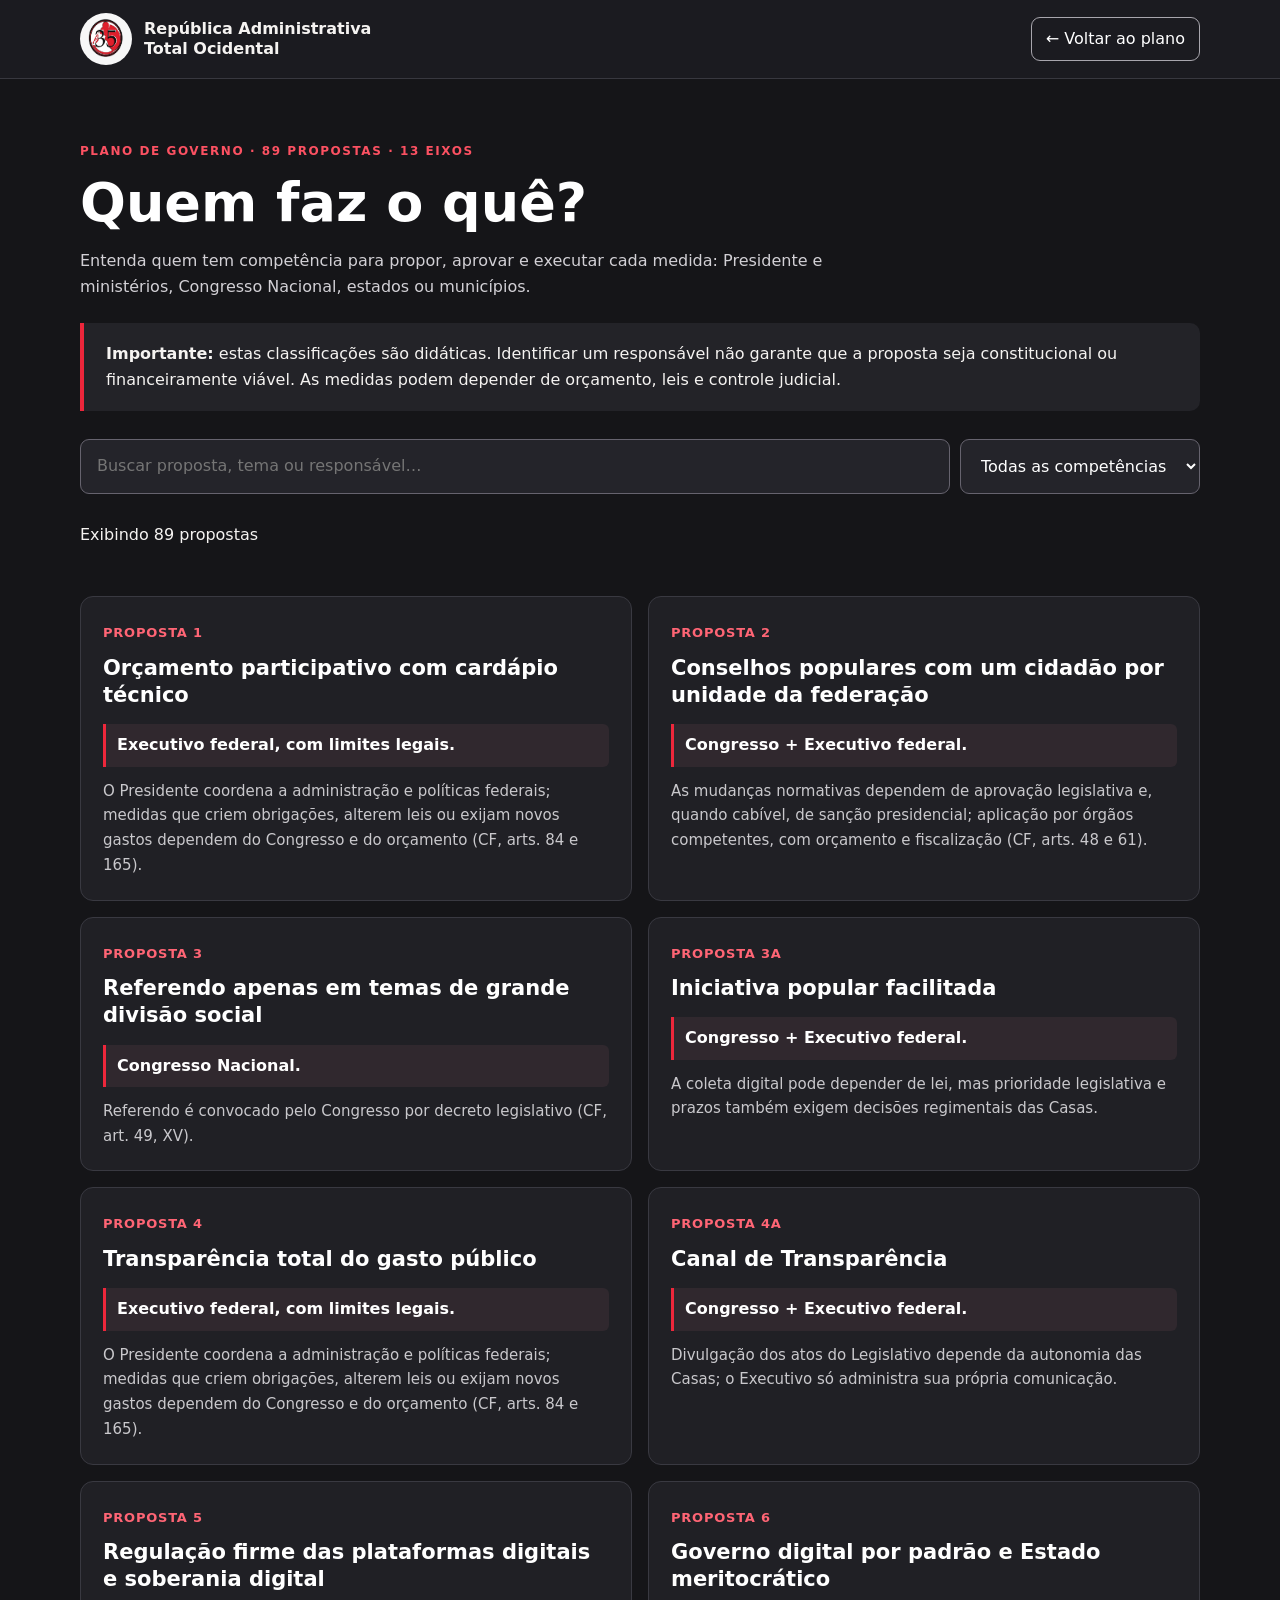
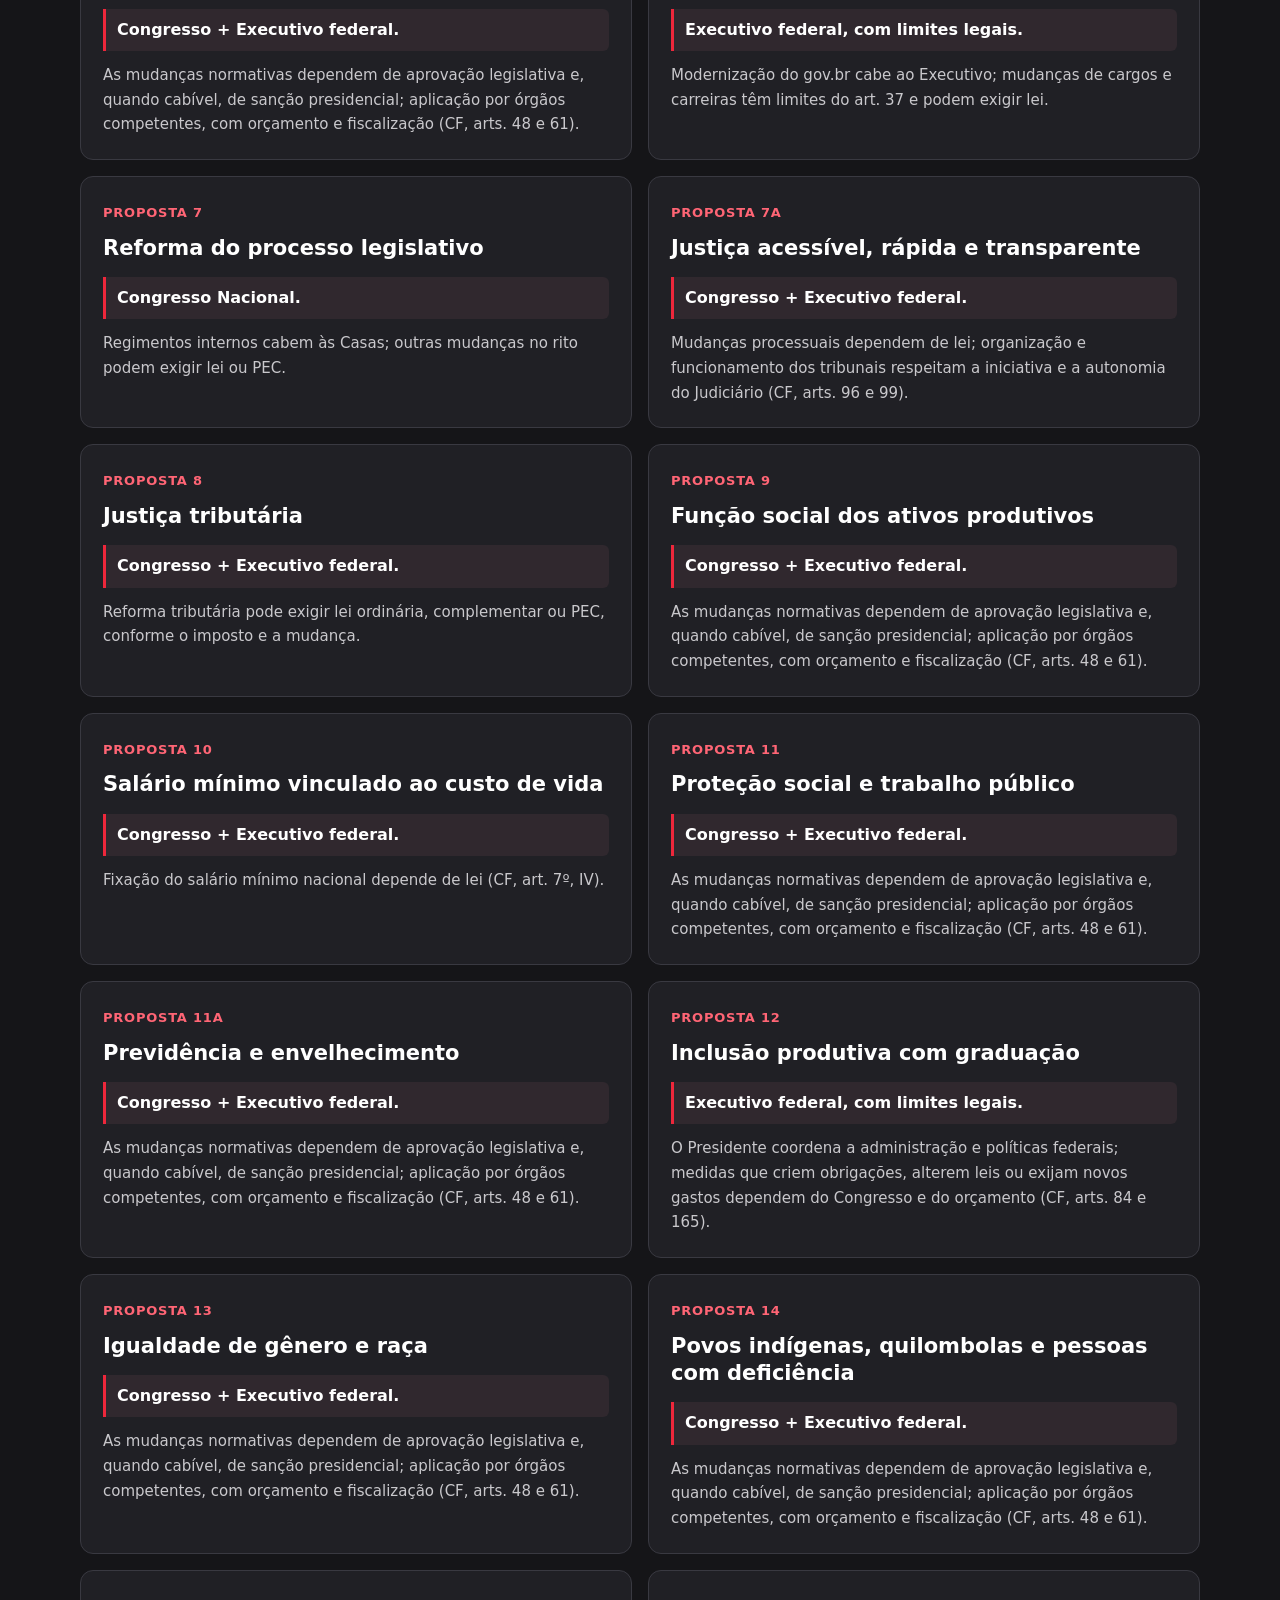
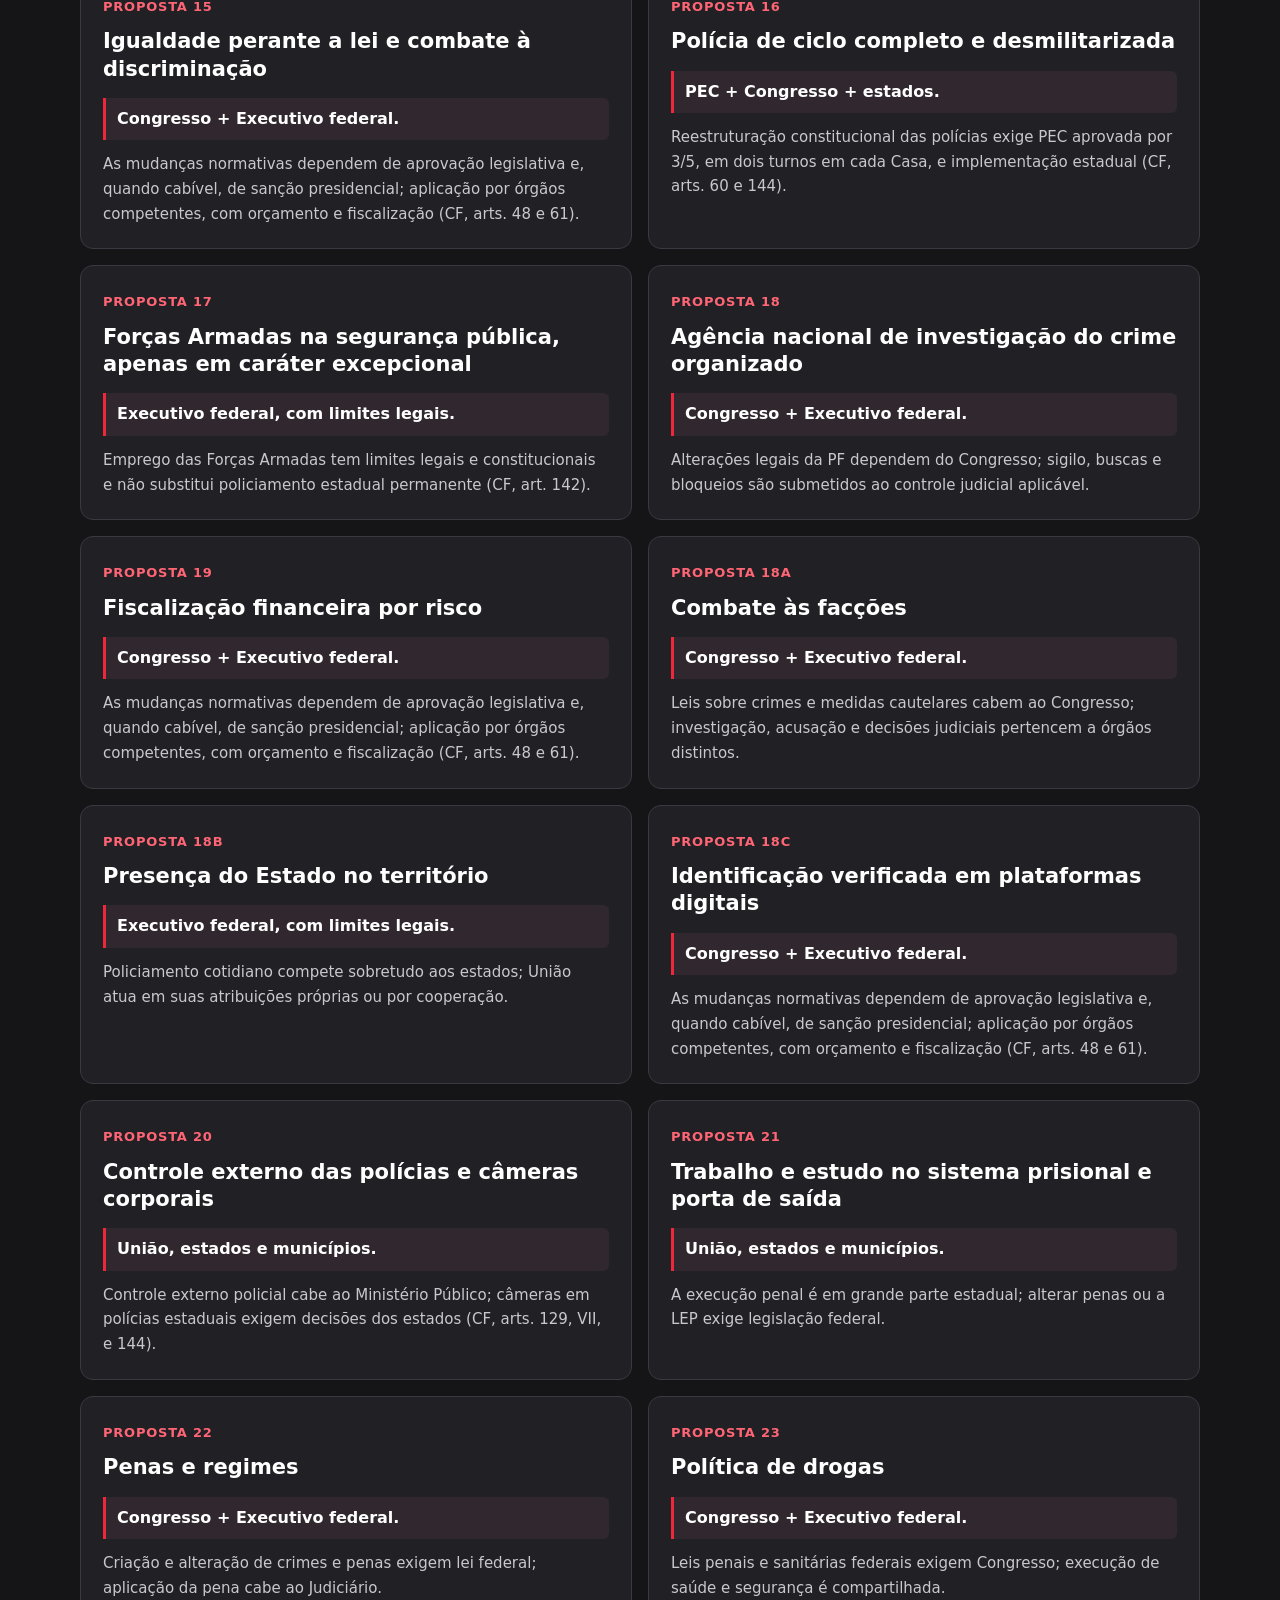
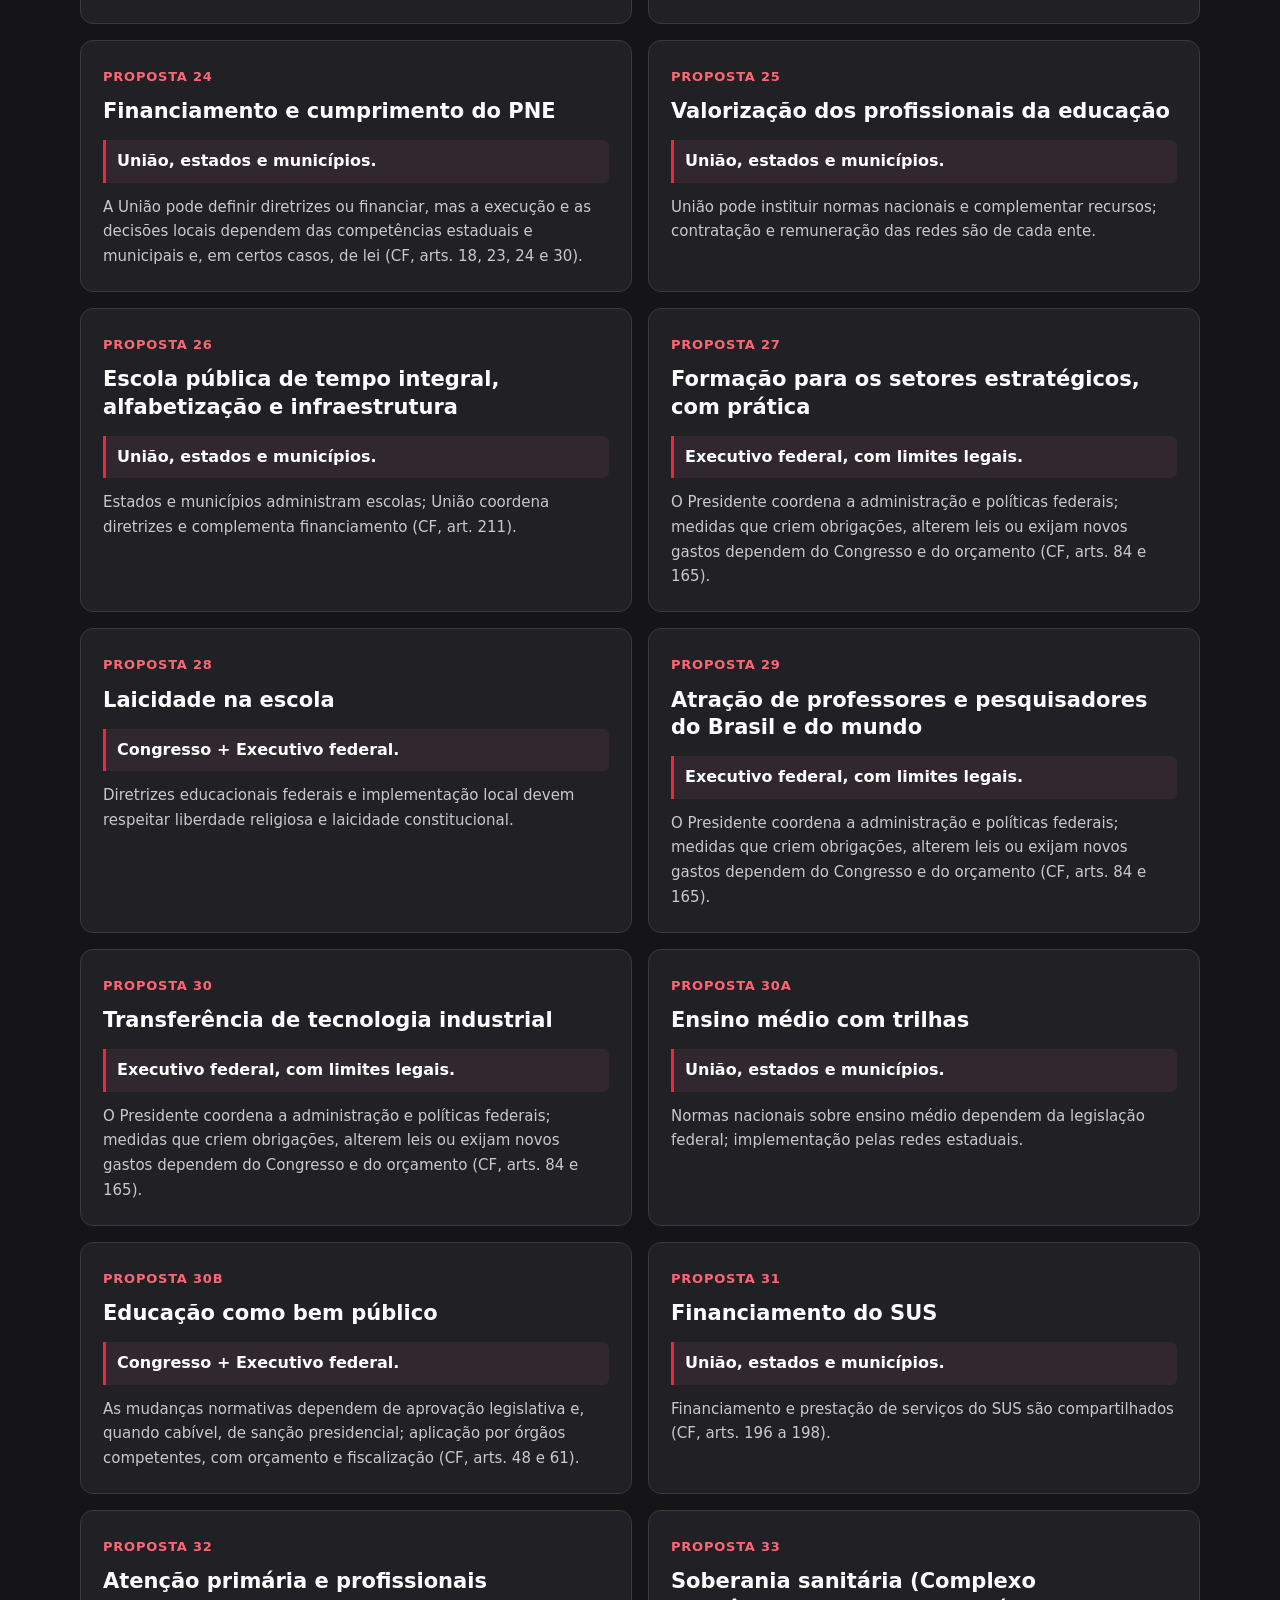
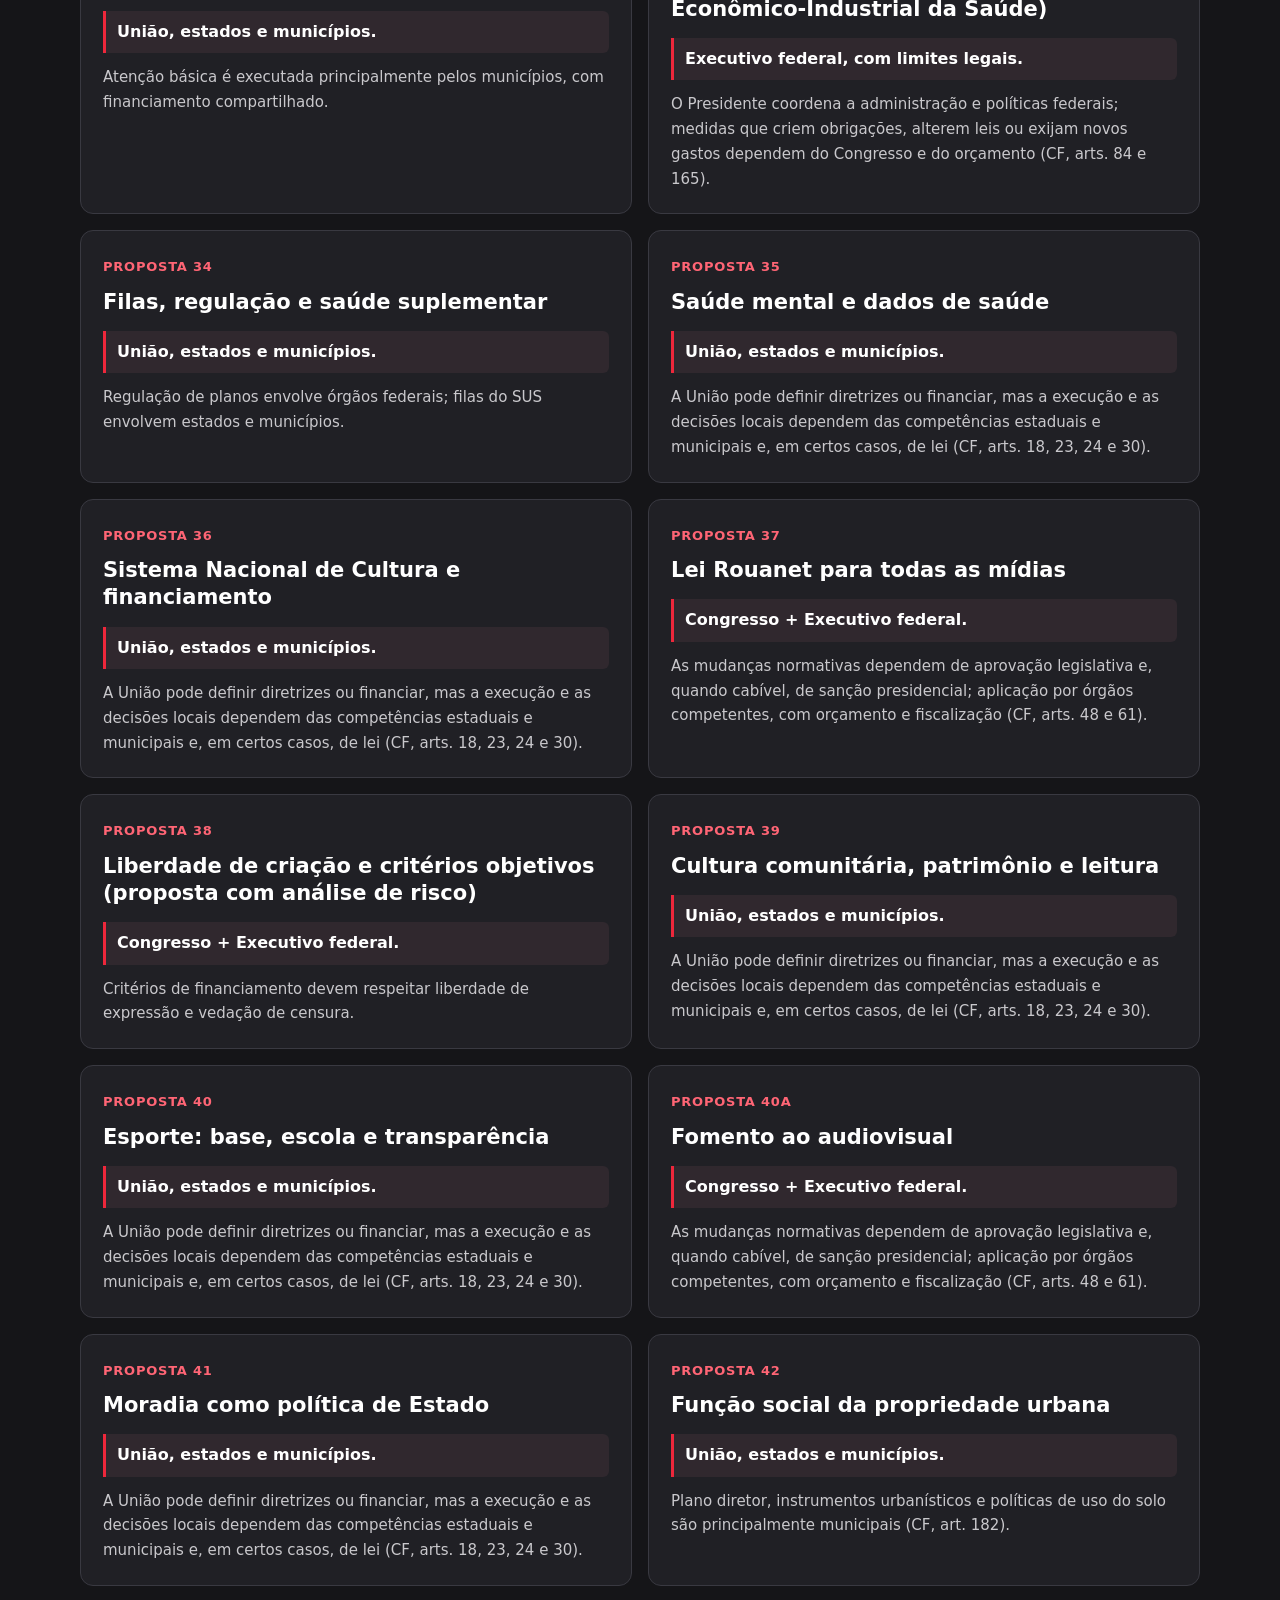
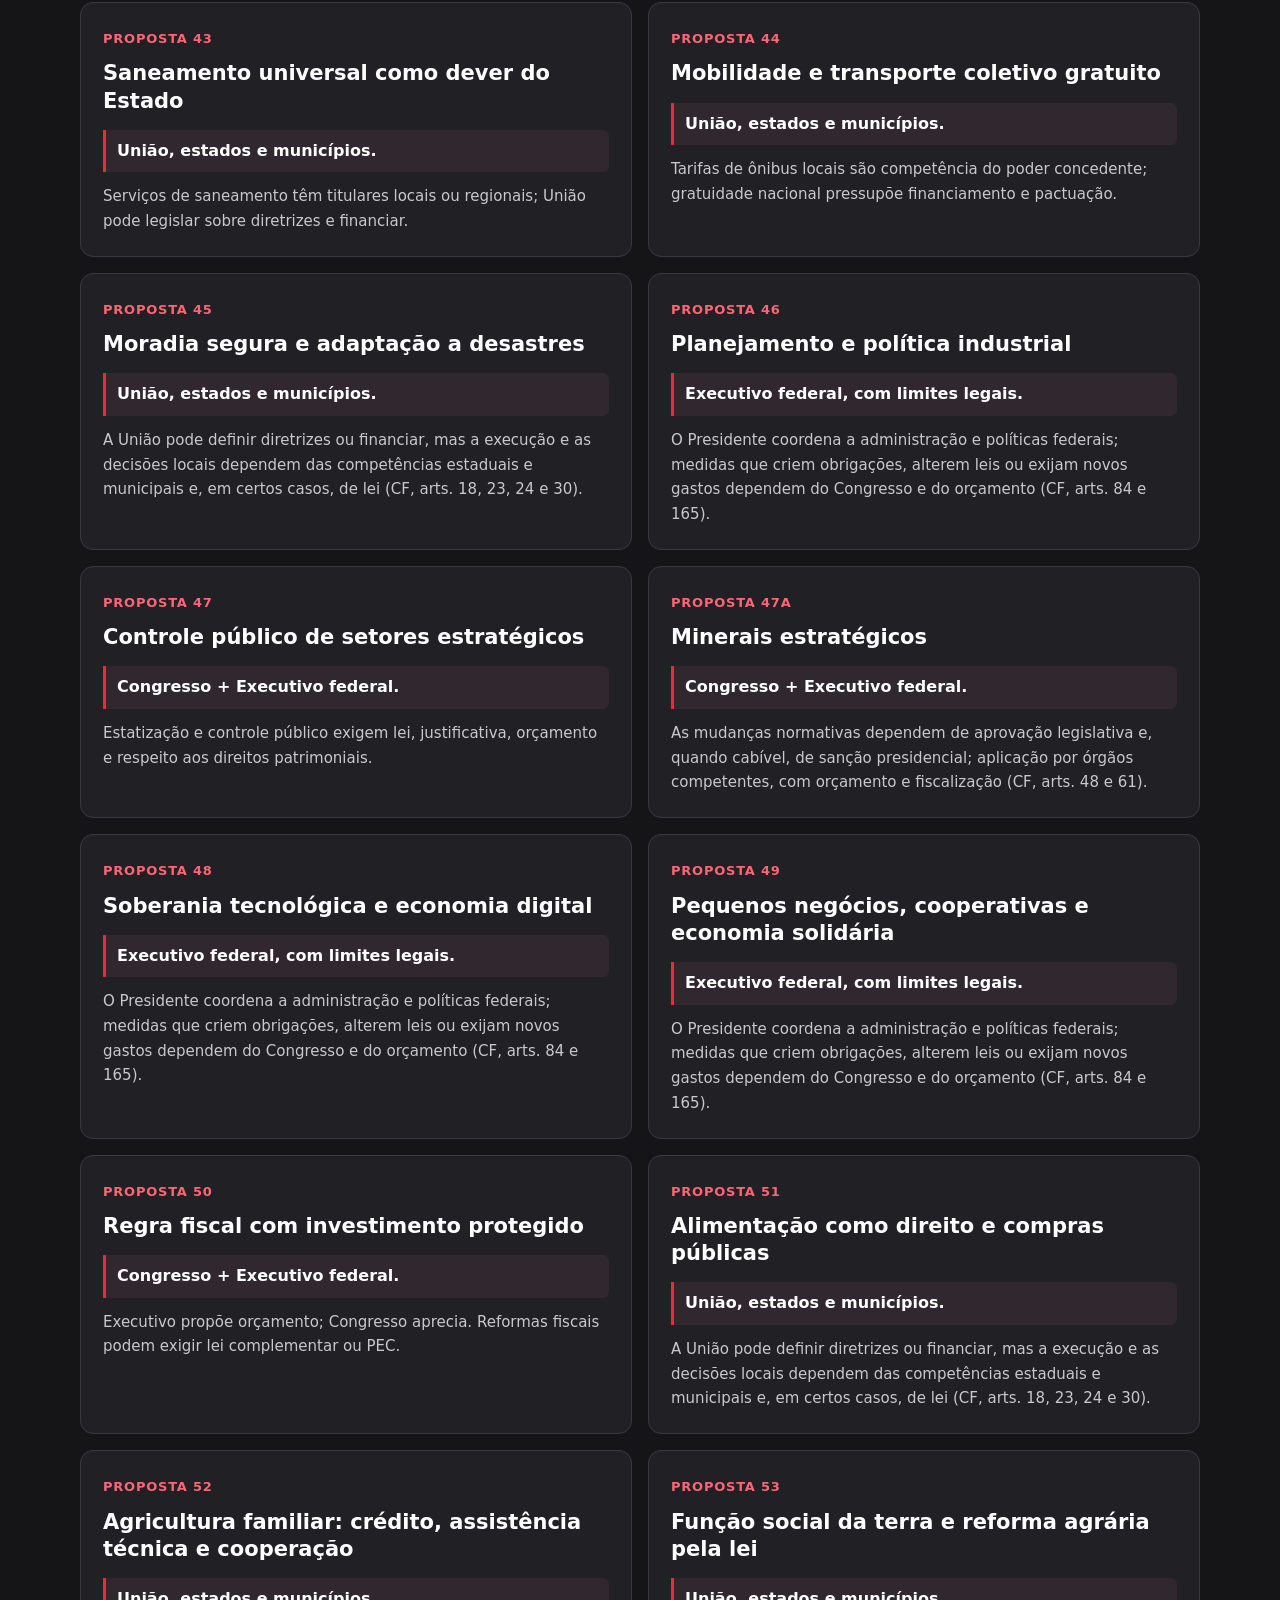
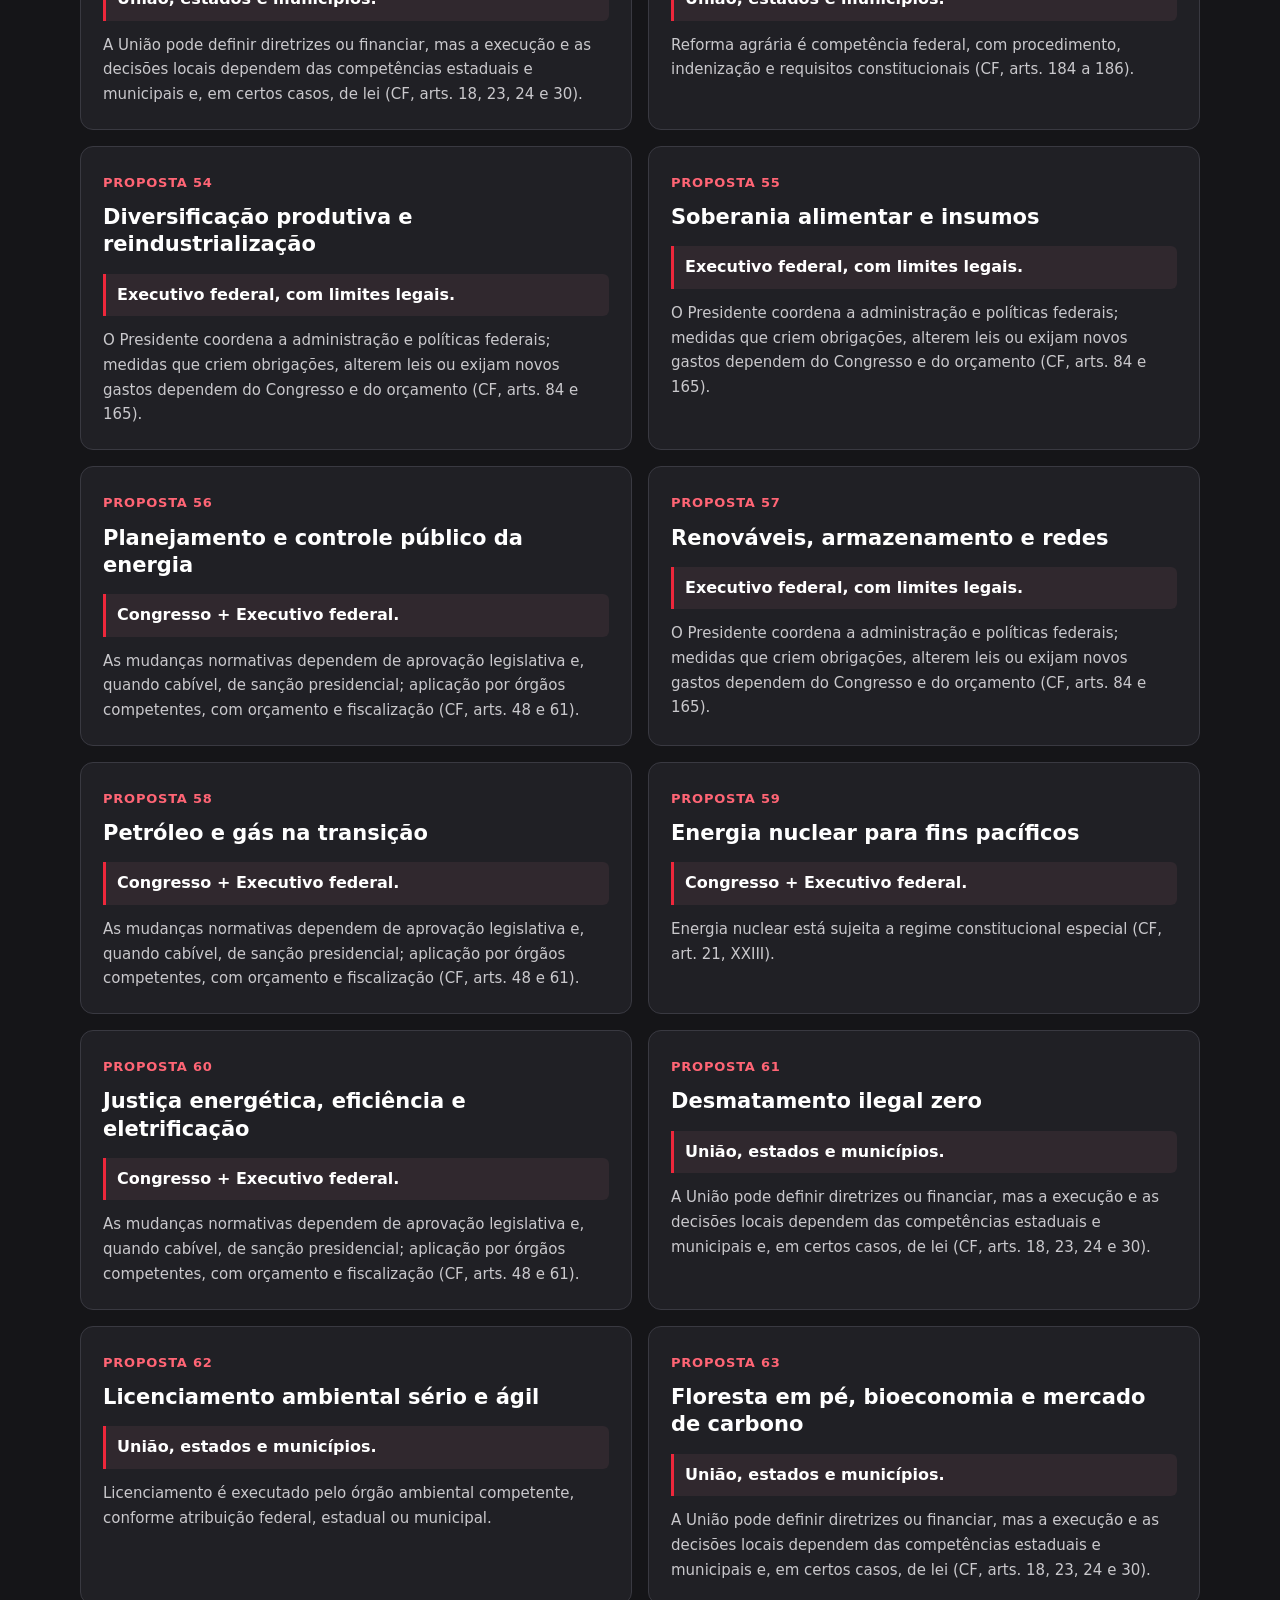
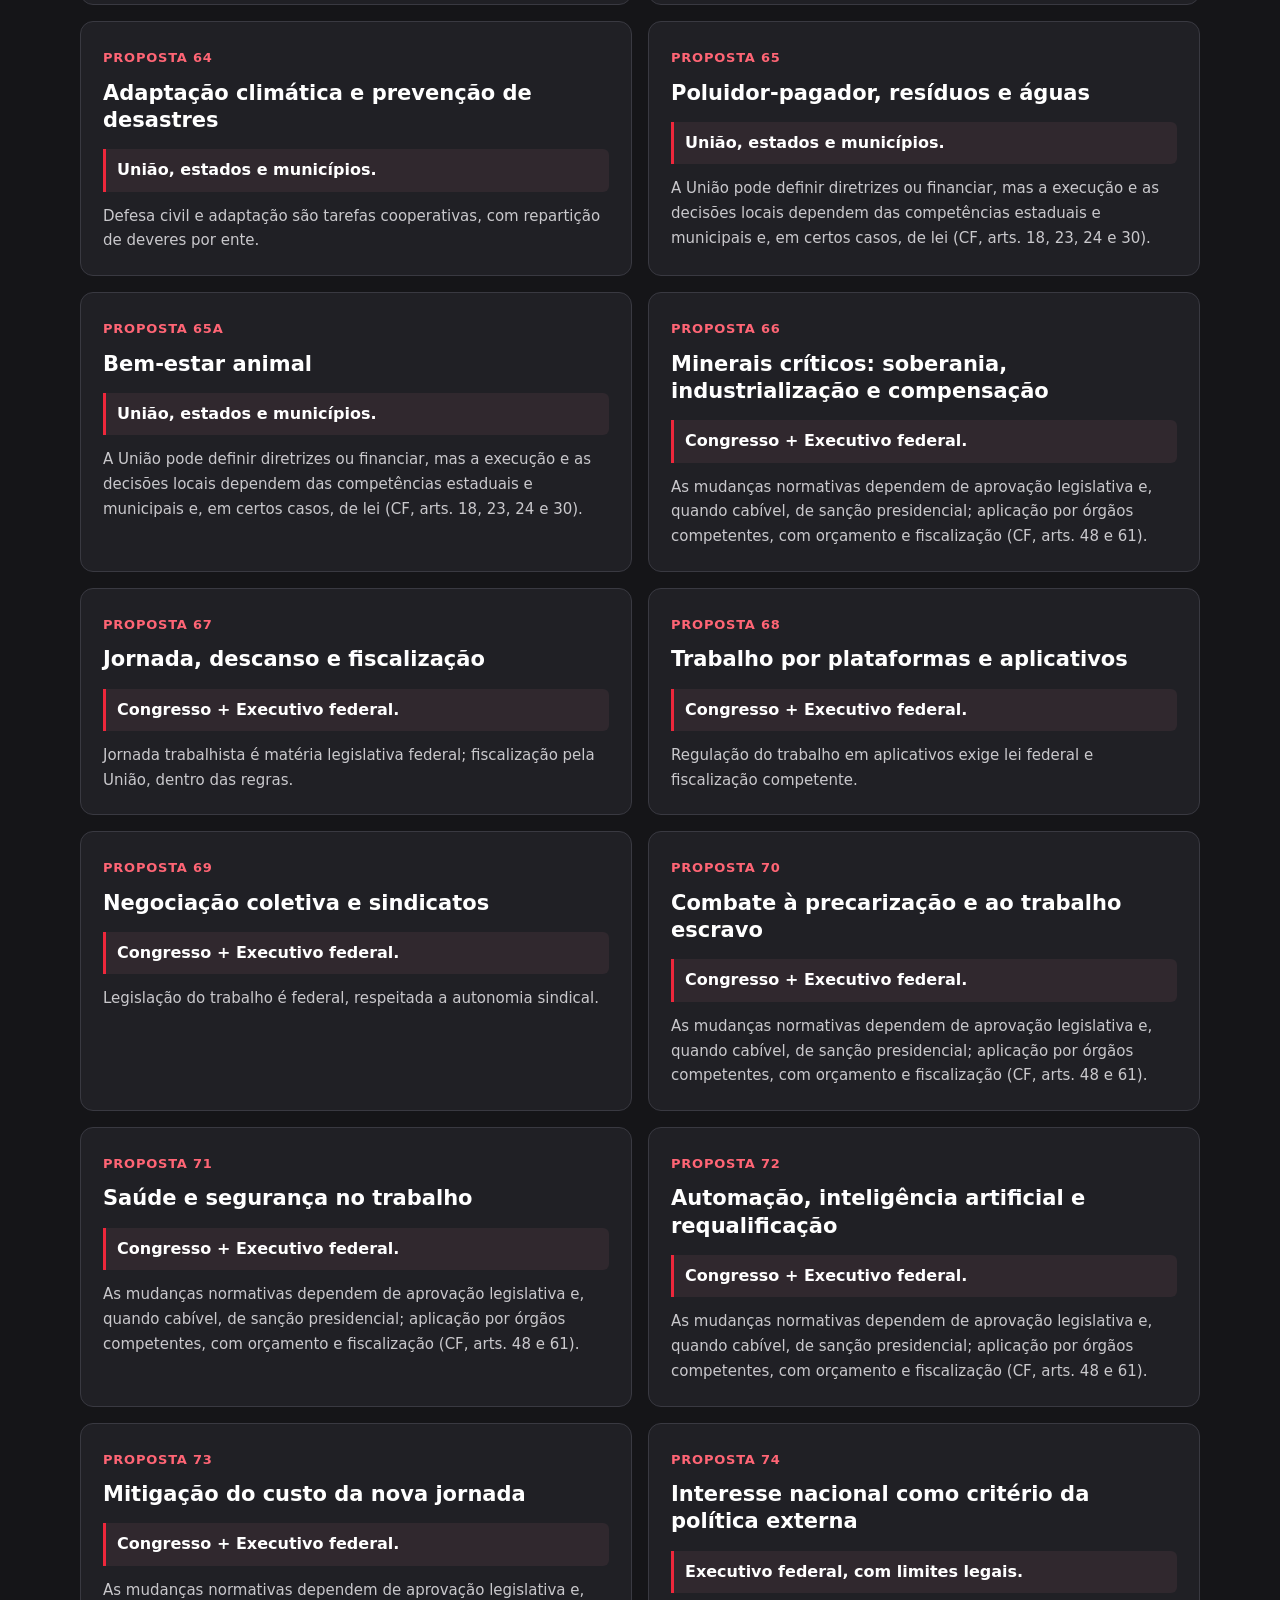
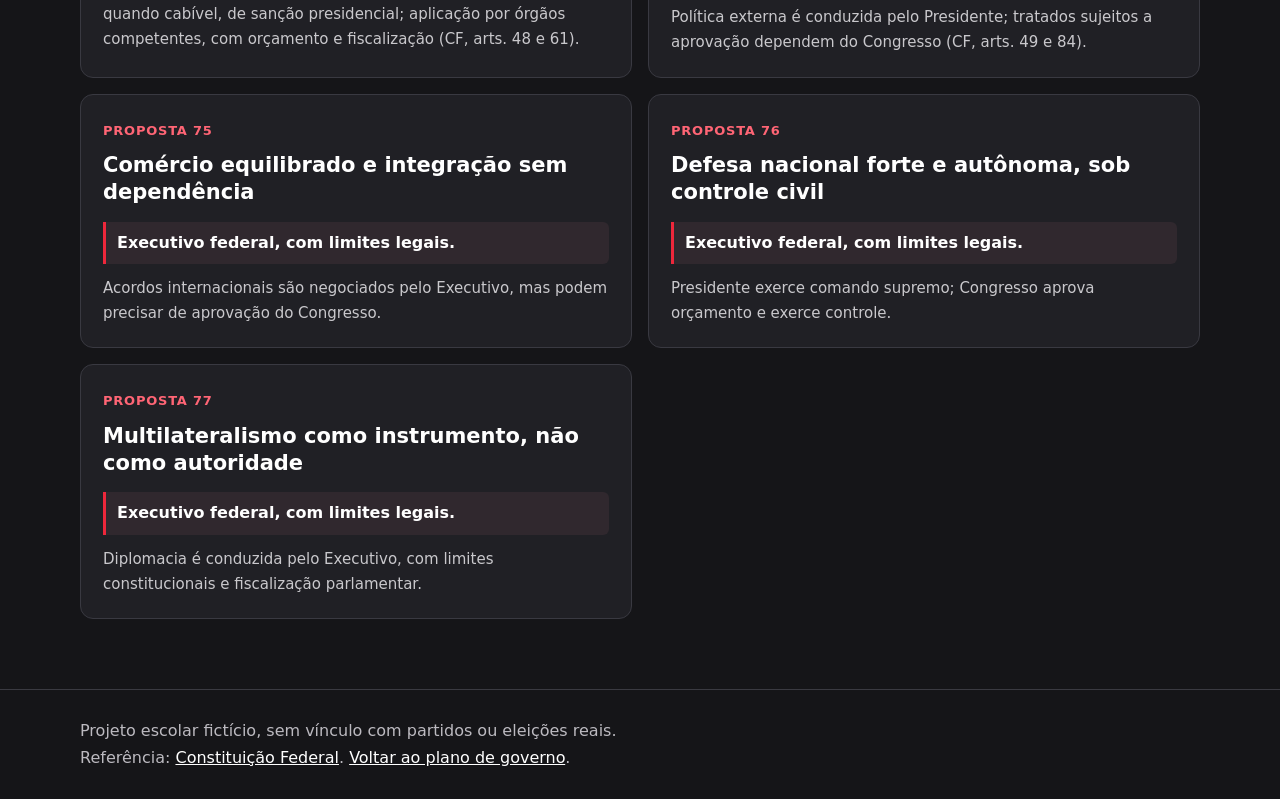
<file: competencias.html>
<!doctype html>
<html lang="pt-BR" data-theme="escuro">
<head>
<meta charset="UTF-8">
<meta name="viewport" content="width=device-width,initial-scale=1">
<meta name="color-scheme" content="light dark">
<meta name="description" content="Competências institucionais das 89 propostas do plano de governo fictício.">
<title>Quem faz o quê? — República Administrativa Total Ocidental</title>
<link rel="icon" href="logo-35.jpeg" type="image/jpeg">
<link rel="stylesheet" href="site.css">
<style>
:root{color-scheme:dark}
body{margin:0;background:#151518;color:#f5f3f1;font:16px/1.65 system-ui,-apple-system,"Segoe UI",sans-serif}
.comp-header{background:#1b1b20;border-bottom:1px solid #38383f;position:sticky;top:0;z-index:3}
.comp-container{width:min(1120px,calc(100% - 32px));margin:auto}
.comp-nav{display:flex;align-items:center;justify-content:space-between;gap:12px;min-height:78px}
.comp-brand{display:flex;align-items:center;gap:12px;color:#f5f3f1;text-decoration:none;font-weight:700;line-height:1.25}
.comp-brand img{width:52px;height:52px;border-radius:50%}
.comp-return,.comp-link{display:inline-block;border:1px solid #a8a6ad;border-radius:9px;padding:8px 14px;color:#fff;text-decoration:none}
.comp-return:hover,.comp-link:hover{border-color:#ec263b;background:#302026}
.comp-hero{padding:58px 0 28px}
.comp-kicker{color:#fc5162;text-transform:uppercase;letter-spacing:.13em;font-size:12px;font-weight:800}
.comp-hero h1{font-size:clamp(32px,5vw,54px);line-height:1.12;margin:10px 0 14px;color:#fff}
.comp-lead{max-width:790px;color:#d2d0d5}
.comp-note{margin:22px 0;padding:18px 22px;border-left:4px solid #ec263b;background:#232328;border-radius:0 10px 10px 0}
.comp-tools{display:flex;flex-wrap:wrap;gap:10px;margin:28px 0}
.comp-tools input,.comp-tools select{background:#24242a;color:#fff;border:1px solid #66636e;border-radius:9px;padding:13px 16px;font:inherit}
.comp-tools input{flex:1;min-width:220px}
.comp-tools select{max-width:100%}
.comp-grid{display:grid;grid-template-columns:repeat(2,minmax(0,1fr));gap:16px;margin:20px 0 70px}
.comp-card{border:1px solid #393941;border-radius:13px;padding:22px;background:#202025;scroll-margin-top:110px}
.comp-card:hover{border-color:#a84b54}
.comp-num{display:inline-block;color:#ff6575;font-size:13px;font-weight:800;letter-spacing:.06em}
.comp-card h2{margin:9px 0 15px;color:#fff;font-size:21px;line-height:1.3}
.comp-role{margin:0 0 12px;color:#fff;font-weight:700;padding:8px 11px;border-left:3px solid #ee273b;background:#30282e;border-radius:0 6px 6px 0}
.comp-detail{margin:0;color:#c9c8cc;font-size:15px}
.comp-empty{display:none;color:#fff;padding:20px 0}
.comp-footer{border-top:1px solid #3a3a41;padding:28px 0;color:#bcbac0}
.comp-footer a{color:#fff}
:focus-visible{outline:3px solid #ff6276;outline-offset:3px}
@media(max-width:750px){.comp-grid{grid-template-columns:1fr}.comp-nav{min-height:70px}.comp-brand{font-size:13px}.comp-brand img{width:40px;height:40px}.comp-return{font-size:13px;padding:8px}.comp-hero{padding-top:36px}}
@media(prefers-reduced-motion:no-preference){.comp-card{transition:border-color .15s}}
</style>
</head>
<body>
<header class="comp-header"><div class="comp-container comp-nav">
<a class="comp-brand" href="index.html"><img src="logo-35.jpeg" alt="">República Administrativa<br>Total Ocidental</a>
<a class="comp-return" href="index.html#eixos">← Voltar ao plano</a>
</div></header>
<main class="comp-container">
<section class="comp-hero" aria-labelledby="comp-title">
<span class="comp-kicker">Plano de governo · 89 propostas · 13 eixos</span>
<h1 id="comp-title">Quem faz o quê?</h1>
<p class="comp-lead">Entenda quem tem competência para propor, aprovar e executar cada medida: Presidente e ministérios, Congresso Nacional, estados ou municípios.</p>
<div class="comp-note"><strong>Importante:</strong> estas classificações são didáticas. Identificar um responsável não garante que a proposta seja constitucional ou financeiramente viável. As medidas podem depender de orçamento, leis e controle judicial.</div>
<div class="comp-tools"><input id="pesquisa" type="search" placeholder="Buscar proposta, tema ou responsável…" aria-label="Buscar competências"><select id="filtro" aria-label="Filtrar por competência"><option value="">Todas as competências</option><option value="Executivo federal">Executivo federal</option><option value="Congresso">Congresso</option><option value="estados">Estados e municípios</option><option value="PEC">PEC</option></select></div>
<p id="contador" role="status" aria-live="polite">Exibindo 89 propostas</p>
</section>
<div class="comp-grid" id="propostas">
<article class="comp-card" data-search="orçamento participativo com cardápio técnico executivo federal, com limites legais. o presidente coordena a administração e políticas federais; medidas que criem obrigações, alterem leis ou exijam novos gastos dependem do congresso e do orçamento (cf, arts. 84 e 165)." data-role="executivo federal, com limites legais." id="proposta-1"><span class="comp-num">PROPOSTA 1</span><h2>Orçamento participativo com cardápio técnico</h2><p class="comp-role">Executivo federal, com limites legais.</p><p class="comp-detail">O Presidente coordena a administração e políticas federais; medidas que criem obrigações, alterem leis ou exijam novos gastos dependem do Congresso e do orçamento (CF, arts. 84 e 165).</p></article>
<article class="comp-card" data-search="conselhos populares com um cidadão por unidade da federação congresso + executivo federal. as mudanças normativas dependem de aprovação legislativa e, quando cabível, de sanção presidencial; aplicação por órgãos competentes, com orçamento e fiscalização (cf, arts. 48 e 61)." data-role="congresso + executivo federal." id="proposta-2"><span class="comp-num">PROPOSTA 2</span><h2>Conselhos populares com um cidadão por unidade da federação</h2><p class="comp-role">Congresso + Executivo federal.</p><p class="comp-detail">As mudanças normativas dependem de aprovação legislativa e, quando cabível, de sanção presidencial; aplicação por órgãos competentes, com orçamento e fiscalização (CF, arts. 48 e 61).</p></article>
<article class="comp-card" data-search="referendo apenas em temas de grande divisão social congresso nacional. referendo é convocado pelo congresso por decreto legislativo (cf, art. 49, xv)." data-role="congresso nacional." id="proposta-3"><span class="comp-num">PROPOSTA 3</span><h2>Referendo apenas em temas de grande divisão social</h2><p class="comp-role">Congresso Nacional.</p><p class="comp-detail">Referendo é convocado pelo Congresso por decreto legislativo (CF, art. 49, XV).</p></article>
<article class="comp-card" data-search="iniciativa popular facilitada congresso + executivo federal. a coleta digital pode depender de lei, mas prioridade legislativa e prazos também exigem decisões regimentais das casas." data-role="congresso + executivo federal." id="proposta-3a"><span class="comp-num">PROPOSTA 3A</span><h2>Iniciativa popular facilitada</h2><p class="comp-role">Congresso + Executivo federal.</p><p class="comp-detail">A coleta digital pode depender de lei, mas prioridade legislativa e prazos também exigem decisões regimentais das Casas.</p></article>
<article class="comp-card" data-search="transparência total do gasto público executivo federal, com limites legais. o presidente coordena a administração e políticas federais; medidas que criem obrigações, alterem leis ou exijam novos gastos dependem do congresso e do orçamento (cf, arts. 84 e 165)." data-role="executivo federal, com limites legais." id="proposta-4"><span class="comp-num">PROPOSTA 4</span><h2>Transparência total do gasto público</h2><p class="comp-role">Executivo federal, com limites legais.</p><p class="comp-detail">O Presidente coordena a administração e políticas federais; medidas que criem obrigações, alterem leis ou exijam novos gastos dependem do Congresso e do orçamento (CF, arts. 84 e 165).</p></article>
<article class="comp-card" data-search="canal de transparência congresso + executivo federal. divulgação dos atos do legislativo depende da autonomia das casas; o executivo só administra sua própria comunicação." data-role="congresso + executivo federal." id="proposta-4a"><span class="comp-num">PROPOSTA 4A</span><h2>Canal de Transparência</h2><p class="comp-role">Congresso + Executivo federal.</p><p class="comp-detail">Divulgação dos atos do Legislativo depende da autonomia das Casas; o Executivo só administra sua própria comunicação.</p></article>
<article class="comp-card" data-search="regulação firme das plataformas digitais e soberania digital congresso + executivo federal. as mudanças normativas dependem de aprovação legislativa e, quando cabível, de sanção presidencial; aplicação por órgãos competentes, com orçamento e fiscalização (cf, arts. 48 e 61)." data-role="congresso + executivo federal." id="proposta-5"><span class="comp-num">PROPOSTA 5</span><h2>Regulação firme das plataformas digitais e soberania digital</h2><p class="comp-role">Congresso + Executivo federal.</p><p class="comp-detail">As mudanças normativas dependem de aprovação legislativa e, quando cabível, de sanção presidencial; aplicação por órgãos competentes, com orçamento e fiscalização (CF, arts. 48 e 61).</p></article>
<article class="comp-card" data-search="governo digital por padrão e estado meritocrático executivo federal, com limites legais. modernização do gov.br cabe ao executivo; mudanças de cargos e carreiras têm limites do art. 37 e podem exigir lei." data-role="executivo federal, com limites legais." id="proposta-6"><span class="comp-num">PROPOSTA 6</span><h2>Governo digital por padrão e Estado meritocrático</h2><p class="comp-role">Executivo federal, com limites legais.</p><p class="comp-detail">Modernização do gov.br cabe ao Executivo; mudanças de cargos e carreiras têm limites do art. 37 e podem exigir lei.</p></article>
<article class="comp-card" data-search="reforma do processo legislativo congresso nacional. regimentos internos cabem às casas; outras mudanças no rito podem exigir lei ou pec." data-role="congresso nacional." id="proposta-7"><span class="comp-num">PROPOSTA 7</span><h2>Reforma do processo legislativo</h2><p class="comp-role">Congresso Nacional.</p><p class="comp-detail">Regimentos internos cabem às Casas; outras mudanças no rito podem exigir lei ou PEC.</p></article>
<article class="comp-card" data-search="justiça acessível, rápida e transparente congresso + executivo federal. mudanças processuais dependem de lei; organização e funcionamento dos tribunais respeitam a iniciativa e a autonomia do judiciário (cf, arts. 96 e 99)." data-role="congresso + executivo federal." id="proposta-7a"><span class="comp-num">PROPOSTA 7A</span><h2>Justiça acessível, rápida e transparente</h2><p class="comp-role">Congresso + Executivo federal.</p><p class="comp-detail">Mudanças processuais dependem de lei; organização e funcionamento dos tribunais respeitam a iniciativa e a autonomia do Judiciário (CF, arts. 96 e 99).</p></article>
<article class="comp-card" data-search="justiça tributária congresso + executivo federal. reforma tributária pode exigir lei ordinária, complementar ou pec, conforme o imposto e a mudança." data-role="congresso + executivo federal." id="proposta-8"><span class="comp-num">PROPOSTA 8</span><h2>Justiça tributária</h2><p class="comp-role">Congresso + Executivo federal.</p><p class="comp-detail">Reforma tributária pode exigir lei ordinária, complementar ou PEC, conforme o imposto e a mudança.</p></article>
<article class="comp-card" data-search="função social dos ativos produtivos congresso + executivo federal. as mudanças normativas dependem de aprovação legislativa e, quando cabível, de sanção presidencial; aplicação por órgãos competentes, com orçamento e fiscalização (cf, arts. 48 e 61)." data-role="congresso + executivo federal." id="proposta-9"><span class="comp-num">PROPOSTA 9</span><h2>Função social dos ativos produtivos</h2><p class="comp-role">Congresso + Executivo federal.</p><p class="comp-detail">As mudanças normativas dependem de aprovação legislativa e, quando cabível, de sanção presidencial; aplicação por órgãos competentes, com orçamento e fiscalização (CF, arts. 48 e 61).</p></article>
<article class="comp-card" data-search="salário mínimo vinculado ao custo de vida congresso + executivo federal. fixação do salário mínimo nacional depende de lei (cf, art. 7º, iv)." data-role="congresso + executivo federal." id="proposta-10"><span class="comp-num">PROPOSTA 10</span><h2>Salário mínimo vinculado ao custo de vida</h2><p class="comp-role">Congresso + Executivo federal.</p><p class="comp-detail">Fixação do salário mínimo nacional depende de lei (CF, art. 7º, IV).</p></article>
<article class="comp-card" data-search="proteção social e trabalho público congresso + executivo federal. as mudanças normativas dependem de aprovação legislativa e, quando cabível, de sanção presidencial; aplicação por órgãos competentes, com orçamento e fiscalização (cf, arts. 48 e 61)." data-role="congresso + executivo federal." id="proposta-11"><span class="comp-num">PROPOSTA 11</span><h2>Proteção social e trabalho público</h2><p class="comp-role">Congresso + Executivo federal.</p><p class="comp-detail">As mudanças normativas dependem de aprovação legislativa e, quando cabível, de sanção presidencial; aplicação por órgãos competentes, com orçamento e fiscalização (CF, arts. 48 e 61).</p></article>
<article class="comp-card" data-search="previdência e envelhecimento congresso + executivo federal. as mudanças normativas dependem de aprovação legislativa e, quando cabível, de sanção presidencial; aplicação por órgãos competentes, com orçamento e fiscalização (cf, arts. 48 e 61)." data-role="congresso + executivo federal." id="proposta-11a"><span class="comp-num">PROPOSTA 11A</span><h2>Previdência e envelhecimento</h2><p class="comp-role">Congresso + Executivo federal.</p><p class="comp-detail">As mudanças normativas dependem de aprovação legislativa e, quando cabível, de sanção presidencial; aplicação por órgãos competentes, com orçamento e fiscalização (CF, arts. 48 e 61).</p></article>
<article class="comp-card" data-search="inclusão produtiva com graduação executivo federal, com limites legais. o presidente coordena a administração e políticas federais; medidas que criem obrigações, alterem leis ou exijam novos gastos dependem do congresso e do orçamento (cf, arts. 84 e 165)." data-role="executivo federal, com limites legais." id="proposta-12"><span class="comp-num">PROPOSTA 12</span><h2>Inclusão produtiva com graduação</h2><p class="comp-role">Executivo federal, com limites legais.</p><p class="comp-detail">O Presidente coordena a administração e políticas federais; medidas que criem obrigações, alterem leis ou exijam novos gastos dependem do Congresso e do orçamento (CF, arts. 84 e 165).</p></article>
<article class="comp-card" data-search="igualdade de gênero e raça congresso + executivo federal. as mudanças normativas dependem de aprovação legislativa e, quando cabível, de sanção presidencial; aplicação por órgãos competentes, com orçamento e fiscalização (cf, arts. 48 e 61)." data-role="congresso + executivo federal." id="proposta-13"><span class="comp-num">PROPOSTA 13</span><h2>Igualdade de gênero e raça</h2><p class="comp-role">Congresso + Executivo federal.</p><p class="comp-detail">As mudanças normativas dependem de aprovação legislativa e, quando cabível, de sanção presidencial; aplicação por órgãos competentes, com orçamento e fiscalização (CF, arts. 48 e 61).</p></article>
<article class="comp-card" data-search="povos indígenas, quilombolas e pessoas com deficiência congresso + executivo federal. as mudanças normativas dependem de aprovação legislativa e, quando cabível, de sanção presidencial; aplicação por órgãos competentes, com orçamento e fiscalização (cf, arts. 48 e 61)." data-role="congresso + executivo federal." id="proposta-14"><span class="comp-num">PROPOSTA 14</span><h2>Povos indígenas, quilombolas e pessoas com deficiência</h2><p class="comp-role">Congresso + Executivo federal.</p><p class="comp-detail">As mudanças normativas dependem de aprovação legislativa e, quando cabível, de sanção presidencial; aplicação por órgãos competentes, com orçamento e fiscalização (CF, arts. 48 e 61).</p></article>
<article class="comp-card" data-search="igualdade perante a lei e combate à discriminação congresso + executivo federal. as mudanças normativas dependem de aprovação legislativa e, quando cabível, de sanção presidencial; aplicação por órgãos competentes, com orçamento e fiscalização (cf, arts. 48 e 61)." data-role="congresso + executivo federal." id="proposta-15"><span class="comp-num">PROPOSTA 15</span><h2>Igualdade perante a lei e combate à discriminação</h2><p class="comp-role">Congresso + Executivo federal.</p><p class="comp-detail">As mudanças normativas dependem de aprovação legislativa e, quando cabível, de sanção presidencial; aplicação por órgãos competentes, com orçamento e fiscalização (CF, arts. 48 e 61).</p></article>
<article class="comp-card" data-search="polícia de ciclo completo e desmilitarizada pec + congresso + estados. reestruturação constitucional das polícias exige pec aprovada por 3/5, em dois turnos em cada casa, e implementação estadual (cf, arts. 60 e 144)." data-role="pec + congresso + estados." id="proposta-16"><span class="comp-num">PROPOSTA 16</span><h2>Polícia de ciclo completo e desmilitarizada</h2><p class="comp-role">PEC + Congresso + estados.</p><p class="comp-detail">Reestruturação constitucional das polícias exige PEC aprovada por 3/5, em dois turnos em cada Casa, e implementação estadual (CF, arts. 60 e 144).</p></article>
<article class="comp-card" data-search="forças armadas na segurança pública, apenas em caráter excepcional executivo federal, com limites legais. emprego das forças armadas tem limites legais e constitucionais e não substitui policiamento estadual permanente (cf, art. 142)." data-role="executivo federal, com limites legais." id="proposta-17"><span class="comp-num">PROPOSTA 17</span><h2>Forças Armadas na segurança pública, apenas em caráter excepcional</h2><p class="comp-role">Executivo federal, com limites legais.</p><p class="comp-detail">Emprego das Forças Armadas tem limites legais e constitucionais e não substitui policiamento estadual permanente (CF, art. 142).</p></article>
<article class="comp-card" data-search="agência nacional de investigação do crime organizado congresso + executivo federal. alterações legais da pf dependem do congresso; sigilo, buscas e bloqueios são submetidos ao controle judicial aplicável." data-role="congresso + executivo federal." id="proposta-18"><span class="comp-num">PROPOSTA 18</span><h2>Agência nacional de investigação do crime organizado</h2><p class="comp-role">Congresso + Executivo federal.</p><p class="comp-detail">Alterações legais da PF dependem do Congresso; sigilo, buscas e bloqueios são submetidos ao controle judicial aplicável.</p></article>
<article class="comp-card" data-search="fiscalização financeira por risco congresso + executivo federal. as mudanças normativas dependem de aprovação legislativa e, quando cabível, de sanção presidencial; aplicação por órgãos competentes, com orçamento e fiscalização (cf, arts. 48 e 61)." data-role="congresso + executivo federal." id="proposta-19"><span class="comp-num">PROPOSTA 19</span><h2>Fiscalização financeira por risco</h2><p class="comp-role">Congresso + Executivo federal.</p><p class="comp-detail">As mudanças normativas dependem de aprovação legislativa e, quando cabível, de sanção presidencial; aplicação por órgãos competentes, com orçamento e fiscalização (CF, arts. 48 e 61).</p></article>
<article class="comp-card" data-search="combate às facções congresso + executivo federal. leis sobre crimes e medidas cautelares cabem ao congresso; investigação, acusação e decisões judiciais pertencem a órgãos distintos." data-role="congresso + executivo federal." id="proposta-18a"><span class="comp-num">PROPOSTA 18A</span><h2>Combate às facções</h2><p class="comp-role">Congresso + Executivo federal.</p><p class="comp-detail">Leis sobre crimes e medidas cautelares cabem ao Congresso; investigação, acusação e decisões judiciais pertencem a órgãos distintos.</p></article>
<article class="comp-card" data-search="presença do estado no território executivo federal, com limites legais. policiamento cotidiano compete sobretudo aos estados; união atua em suas atribuições próprias ou por cooperação." data-role="executivo federal, com limites legais." id="proposta-18b"><span class="comp-num">PROPOSTA 18B</span><h2>Presença do Estado no território</h2><p class="comp-role">Executivo federal, com limites legais.</p><p class="comp-detail">Policiamento cotidiano compete sobretudo aos estados; União atua em suas atribuições próprias ou por cooperação.</p></article>
<article class="comp-card" data-search="identificação verificada em plataformas digitais congresso + executivo federal. as mudanças normativas dependem de aprovação legislativa e, quando cabível, de sanção presidencial; aplicação por órgãos competentes, com orçamento e fiscalização (cf, arts. 48 e 61)." data-role="congresso + executivo federal." id="proposta-18c"><span class="comp-num">PROPOSTA 18C</span><h2>Identificação verificada em plataformas digitais</h2><p class="comp-role">Congresso + Executivo federal.</p><p class="comp-detail">As mudanças normativas dependem de aprovação legislativa e, quando cabível, de sanção presidencial; aplicação por órgãos competentes, com orçamento e fiscalização (CF, arts. 48 e 61).</p></article>
<article class="comp-card" data-search="controle externo das polícias e câmeras corporais união, estados e municípios. controle externo policial cabe ao ministério público; câmeras em polícias estaduais exigem decisões dos estados (cf, arts. 129, vii, e 144)." data-role="união, estados e municípios." id="proposta-20"><span class="comp-num">PROPOSTA 20</span><h2>Controle externo das polícias e câmeras corporais</h2><p class="comp-role">União, estados e municípios.</p><p class="comp-detail">Controle externo policial cabe ao Ministério Público; câmeras em polícias estaduais exigem decisões dos estados (CF, arts. 129, VII, e 144).</p></article>
<article class="comp-card" data-search="trabalho e estudo no sistema prisional e porta de saída união, estados e municípios. a execução penal é em grande parte estadual; alterar penas ou a lep exige legislação federal." data-role="união, estados e municípios." id="proposta-21"><span class="comp-num">PROPOSTA 21</span><h2>Trabalho e estudo no sistema prisional e porta de saída</h2><p class="comp-role">União, estados e municípios.</p><p class="comp-detail">A execução penal é em grande parte estadual; alterar penas ou a LEP exige legislação federal.</p></article>
<article class="comp-card" data-search="penas e regimes congresso + executivo federal. criação e alteração de crimes e penas exigem lei federal; aplicação da pena cabe ao judiciário." data-role="congresso + executivo federal." id="proposta-22"><span class="comp-num">PROPOSTA 22</span><h2>Penas e regimes</h2><p class="comp-role">Congresso + Executivo federal.</p><p class="comp-detail">Criação e alteração de crimes e penas exigem lei federal; aplicação da pena cabe ao Judiciário.</p></article>
<article class="comp-card" data-search="política de drogas congresso + executivo federal. leis penais e sanitárias federais exigem congresso; execução de saúde e segurança é compartilhada." data-role="congresso + executivo federal." id="proposta-23"><span class="comp-num">PROPOSTA 23</span><h2>Política de drogas</h2><p class="comp-role">Congresso + Executivo federal.</p><p class="comp-detail">Leis penais e sanitárias federais exigem Congresso; execução de saúde e segurança é compartilhada.</p></article>
<article class="comp-card" data-search="financiamento e cumprimento do pne união, estados e municípios. a união pode definir diretrizes ou financiar, mas a execução e as decisões locais dependem das competências estaduais e municipais e, em certos casos, de lei (cf, arts. 18, 23, 24 e 30)." data-role="união, estados e municípios." id="proposta-24"><span class="comp-num">PROPOSTA 24</span><h2>Financiamento e cumprimento do PNE</h2><p class="comp-role">União, estados e municípios.</p><p class="comp-detail">A União pode definir diretrizes ou financiar, mas a execução e as decisões locais dependem das competências estaduais e municipais e, em certos casos, de lei (CF, arts. 18, 23, 24 e 30).</p></article>
<article class="comp-card" data-search="valorização dos profissionais da educação união, estados e municípios. união pode instituir normas nacionais e complementar recursos; contratação e remuneração das redes são de cada ente." data-role="união, estados e municípios." id="proposta-25"><span class="comp-num">PROPOSTA 25</span><h2>Valorização dos profissionais da educação</h2><p class="comp-role">União, estados e municípios.</p><p class="comp-detail">União pode instituir normas nacionais e complementar recursos; contratação e remuneração das redes são de cada ente.</p></article>
<article class="comp-card" data-search="escola pública de tempo integral, alfabetização e infraestrutura união, estados e municípios. estados e municípios administram escolas; união coordena diretrizes e complementa financiamento (cf, art. 211)." data-role="união, estados e municípios." id="proposta-26"><span class="comp-num">PROPOSTA 26</span><h2>Escola pública de tempo integral, alfabetização e infraestrutura</h2><p class="comp-role">União, estados e municípios.</p><p class="comp-detail">Estados e municípios administram escolas; União coordena diretrizes e complementa financiamento (CF, art. 211).</p></article>
<article class="comp-card" data-search="formação para os setores estratégicos, com prática executivo federal, com limites legais. o presidente coordena a administração e políticas federais; medidas que criem obrigações, alterem leis ou exijam novos gastos dependem do congresso e do orçamento (cf, arts. 84 e 165)." data-role="executivo federal, com limites legais." id="proposta-27"><span class="comp-num">PROPOSTA 27</span><h2>Formação para os setores estratégicos, com prática</h2><p class="comp-role">Executivo federal, com limites legais.</p><p class="comp-detail">O Presidente coordena a administração e políticas federais; medidas que criem obrigações, alterem leis ou exijam novos gastos dependem do Congresso e do orçamento (CF, arts. 84 e 165).</p></article>
<article class="comp-card" data-search="laicidade na escola congresso + executivo federal. diretrizes educacionais federais e implementação local devem respeitar liberdade religiosa e laicidade constitucional." data-role="congresso + executivo federal." id="proposta-28"><span class="comp-num">PROPOSTA 28</span><h2>Laicidade na escola</h2><p class="comp-role">Congresso + Executivo federal.</p><p class="comp-detail">Diretrizes educacionais federais e implementação local devem respeitar liberdade religiosa e laicidade constitucional.</p></article>
<article class="comp-card" data-search="atração de professores e pesquisadores do brasil e do mundo executivo federal, com limites legais. o presidente coordena a administração e políticas federais; medidas que criem obrigações, alterem leis ou exijam novos gastos dependem do congresso e do orçamento (cf, arts. 84 e 165)." data-role="executivo federal, com limites legais." id="proposta-29"><span class="comp-num">PROPOSTA 29</span><h2>Atração de professores e pesquisadores do Brasil e do mundo</h2><p class="comp-role">Executivo federal, com limites legais.</p><p class="comp-detail">O Presidente coordena a administração e políticas federais; medidas que criem obrigações, alterem leis ou exijam novos gastos dependem do Congresso e do orçamento (CF, arts. 84 e 165).</p></article>
<article class="comp-card" data-search="transferência de tecnologia industrial executivo federal, com limites legais. o presidente coordena a administração e políticas federais; medidas que criem obrigações, alterem leis ou exijam novos gastos dependem do congresso e do orçamento (cf, arts. 84 e 165)." data-role="executivo federal, com limites legais." id="proposta-30"><span class="comp-num">PROPOSTA 30</span><h2>Transferência de tecnologia industrial</h2><p class="comp-role">Executivo federal, com limites legais.</p><p class="comp-detail">O Presidente coordena a administração e políticas federais; medidas que criem obrigações, alterem leis ou exijam novos gastos dependem do Congresso e do orçamento (CF, arts. 84 e 165).</p></article>
<article class="comp-card" data-search="ensino médio com trilhas união, estados e municípios. normas nacionais sobre ensino médio dependem da legislação federal; implementação pelas redes estaduais." data-role="união, estados e municípios." id="proposta-30a"><span class="comp-num">PROPOSTA 30A</span><h2>Ensino médio com trilhas</h2><p class="comp-role">União, estados e municípios.</p><p class="comp-detail">Normas nacionais sobre ensino médio dependem da legislação federal; implementação pelas redes estaduais.</p></article>
<article class="comp-card" data-search="educação como bem público congresso + executivo federal. as mudanças normativas dependem de aprovação legislativa e, quando cabível, de sanção presidencial; aplicação por órgãos competentes, com orçamento e fiscalização (cf, arts. 48 e 61)." data-role="congresso + executivo federal." id="proposta-30b"><span class="comp-num">PROPOSTA 30B</span><h2>Educação como bem público</h2><p class="comp-role">Congresso + Executivo federal.</p><p class="comp-detail">As mudanças normativas dependem de aprovação legislativa e, quando cabível, de sanção presidencial; aplicação por órgãos competentes, com orçamento e fiscalização (CF, arts. 48 e 61).</p></article>
<article class="comp-card" data-search="financiamento do sus união, estados e municípios. financiamento e prestação de serviços do sus são compartilhados (cf, arts. 196 a 198)." data-role="união, estados e municípios." id="proposta-31"><span class="comp-num">PROPOSTA 31</span><h2>Financiamento do SUS</h2><p class="comp-role">União, estados e municípios.</p><p class="comp-detail">Financiamento e prestação de serviços do SUS são compartilhados (CF, arts. 196 a 198).</p></article>
<article class="comp-card" data-search="atenção primária e profissionais união, estados e municípios. atenção básica é executada principalmente pelos municípios, com financiamento compartilhado." data-role="união, estados e municípios." id="proposta-32"><span class="comp-num">PROPOSTA 32</span><h2>Atenção primária e profissionais</h2><p class="comp-role">União, estados e municípios.</p><p class="comp-detail">Atenção básica é executada principalmente pelos municípios, com financiamento compartilhado.</p></article>
<article class="comp-card" data-search="soberania sanitária (complexo econômico-industrial da saúde) executivo federal, com limites legais. o presidente coordena a administração e políticas federais; medidas que criem obrigações, alterem leis ou exijam novos gastos dependem do congresso e do orçamento (cf, arts. 84 e 165)." data-role="executivo federal, com limites legais." id="proposta-33"><span class="comp-num">PROPOSTA 33</span><h2>Soberania sanitária (Complexo Econômico-Industrial da Saúde)</h2><p class="comp-role">Executivo federal, com limites legais.</p><p class="comp-detail">O Presidente coordena a administração e políticas federais; medidas que criem obrigações, alterem leis ou exijam novos gastos dependem do Congresso e do orçamento (CF, arts. 84 e 165).</p></article>
<article class="comp-card" data-search="filas, regulação e saúde suplementar união, estados e municípios. regulação de planos envolve órgãos federais; filas do sus envolvem estados e municípios." data-role="união, estados e municípios." id="proposta-34"><span class="comp-num">PROPOSTA 34</span><h2>Filas, regulação e saúde suplementar</h2><p class="comp-role">União, estados e municípios.</p><p class="comp-detail">Regulação de planos envolve órgãos federais; filas do SUS envolvem estados e municípios.</p></article>
<article class="comp-card" data-search="saúde mental e dados de saúde união, estados e municípios. a união pode definir diretrizes ou financiar, mas a execução e as decisões locais dependem das competências estaduais e municipais e, em certos casos, de lei (cf, arts. 18, 23, 24 e 30)." data-role="união, estados e municípios." id="proposta-35"><span class="comp-num">PROPOSTA 35</span><h2>Saúde mental e dados de saúde</h2><p class="comp-role">União, estados e municípios.</p><p class="comp-detail">A União pode definir diretrizes ou financiar, mas a execução e as decisões locais dependem das competências estaduais e municipais e, em certos casos, de lei (CF, arts. 18, 23, 24 e 30).</p></article>
<article class="comp-card" data-search="sistema nacional de cultura e financiamento união, estados e municípios. a união pode definir diretrizes ou financiar, mas a execução e as decisões locais dependem das competências estaduais e municipais e, em certos casos, de lei (cf, arts. 18, 23, 24 e 30)." data-role="união, estados e municípios." id="proposta-36"><span class="comp-num">PROPOSTA 36</span><h2>Sistema Nacional de Cultura e financiamento</h2><p class="comp-role">União, estados e municípios.</p><p class="comp-detail">A União pode definir diretrizes ou financiar, mas a execução e as decisões locais dependem das competências estaduais e municipais e, em certos casos, de lei (CF, arts. 18, 23, 24 e 30).</p></article>
<article class="comp-card" data-search="lei rouanet para todas as mídias congresso + executivo federal. as mudanças normativas dependem de aprovação legislativa e, quando cabível, de sanção presidencial; aplicação por órgãos competentes, com orçamento e fiscalização (cf, arts. 48 e 61)." data-role="congresso + executivo federal." id="proposta-37"><span class="comp-num">PROPOSTA 37</span><h2>Lei Rouanet para todas as mídias</h2><p class="comp-role">Congresso + Executivo federal.</p><p class="comp-detail">As mudanças normativas dependem de aprovação legislativa e, quando cabível, de sanção presidencial; aplicação por órgãos competentes, com orçamento e fiscalização (CF, arts. 48 e 61).</p></article>
<article class="comp-card" data-search="liberdade de criação e critérios objetivos (proposta com análise de risco) congresso + executivo federal. critérios de financiamento devem respeitar liberdade de expressão e vedação de censura." data-role="congresso + executivo federal." id="proposta-38"><span class="comp-num">PROPOSTA 38</span><h2>Liberdade de criação e critérios objetivos (proposta com análise de risco)</h2><p class="comp-role">Congresso + Executivo federal.</p><p class="comp-detail">Critérios de financiamento devem respeitar liberdade de expressão e vedação de censura.</p></article>
<article class="comp-card" data-search="cultura comunitária, patrimônio e leitura união, estados e municípios. a união pode definir diretrizes ou financiar, mas a execução e as decisões locais dependem das competências estaduais e municipais e, em certos casos, de lei (cf, arts. 18, 23, 24 e 30)." data-role="união, estados e municípios." id="proposta-39"><span class="comp-num">PROPOSTA 39</span><h2>Cultura comunitária, patrimônio e leitura</h2><p class="comp-role">União, estados e municípios.</p><p class="comp-detail">A União pode definir diretrizes ou financiar, mas a execução e as decisões locais dependem das competências estaduais e municipais e, em certos casos, de lei (CF, arts. 18, 23, 24 e 30).</p></article>
<article class="comp-card" data-search="esporte: base, escola e transparência união, estados e municípios. a união pode definir diretrizes ou financiar, mas a execução e as decisões locais dependem das competências estaduais e municipais e, em certos casos, de lei (cf, arts. 18, 23, 24 e 30)." data-role="união, estados e municípios." id="proposta-40"><span class="comp-num">PROPOSTA 40</span><h2>Esporte: base, escola e transparência</h2><p class="comp-role">União, estados e municípios.</p><p class="comp-detail">A União pode definir diretrizes ou financiar, mas a execução e as decisões locais dependem das competências estaduais e municipais e, em certos casos, de lei (CF, arts. 18, 23, 24 e 30).</p></article>
<article class="comp-card" data-search="fomento ao audiovisual congresso + executivo federal. as mudanças normativas dependem de aprovação legislativa e, quando cabível, de sanção presidencial; aplicação por órgãos competentes, com orçamento e fiscalização (cf, arts. 48 e 61)." data-role="congresso + executivo federal." id="proposta-40a"><span class="comp-num">PROPOSTA 40A</span><h2>Fomento ao audiovisual</h2><p class="comp-role">Congresso + Executivo federal.</p><p class="comp-detail">As mudanças normativas dependem de aprovação legislativa e, quando cabível, de sanção presidencial; aplicação por órgãos competentes, com orçamento e fiscalização (CF, arts. 48 e 61).</p></article>
<article class="comp-card" data-search="moradia como política de estado união, estados e municípios. a união pode definir diretrizes ou financiar, mas a execução e as decisões locais dependem das competências estaduais e municipais e, em certos casos, de lei (cf, arts. 18, 23, 24 e 30)." data-role="união, estados e municípios." id="proposta-41"><span class="comp-num">PROPOSTA 41</span><h2>Moradia como política de Estado</h2><p class="comp-role">União, estados e municípios.</p><p class="comp-detail">A União pode definir diretrizes ou financiar, mas a execução e as decisões locais dependem das competências estaduais e municipais e, em certos casos, de lei (CF, arts. 18, 23, 24 e 30).</p></article>
<article class="comp-card" data-search="função social da propriedade urbana união, estados e municípios. plano diretor, instrumentos urbanísticos e políticas de uso do solo são principalmente municipais (cf, art. 182)." data-role="união, estados e municípios." id="proposta-42"><span class="comp-num">PROPOSTA 42</span><h2>Função social da propriedade urbana</h2><p class="comp-role">União, estados e municípios.</p><p class="comp-detail">Plano diretor, instrumentos urbanísticos e políticas de uso do solo são principalmente municipais (CF, art. 182).</p></article>
<article class="comp-card" data-search="saneamento universal como dever do estado união, estados e municípios. serviços de saneamento têm titulares locais ou regionais; união pode legislar sobre diretrizes e financiar." data-role="união, estados e municípios." id="proposta-43"><span class="comp-num">PROPOSTA 43</span><h2>Saneamento universal como dever do Estado</h2><p class="comp-role">União, estados e municípios.</p><p class="comp-detail">Serviços de saneamento têm titulares locais ou regionais; União pode legislar sobre diretrizes e financiar.</p></article>
<article class="comp-card" data-search="mobilidade e transporte coletivo gratuito união, estados e municípios. tarifas de ônibus locais são competência do poder concedente; gratuidade nacional pressupõe financiamento e pactuação." data-role="união, estados e municípios." id="proposta-44"><span class="comp-num">PROPOSTA 44</span><h2>Mobilidade e transporte coletivo gratuito</h2><p class="comp-role">União, estados e municípios.</p><p class="comp-detail">Tarifas de ônibus locais são competência do poder concedente; gratuidade nacional pressupõe financiamento e pactuação.</p></article>
<article class="comp-card" data-search="moradia segura e adaptação a desastres união, estados e municípios. a união pode definir diretrizes ou financiar, mas a execução e as decisões locais dependem das competências estaduais e municipais e, em certos casos, de lei (cf, arts. 18, 23, 24 e 30)." data-role="união, estados e municípios." id="proposta-45"><span class="comp-num">PROPOSTA 45</span><h2>Moradia segura e adaptação a desastres</h2><p class="comp-role">União, estados e municípios.</p><p class="comp-detail">A União pode definir diretrizes ou financiar, mas a execução e as decisões locais dependem das competências estaduais e municipais e, em certos casos, de lei (CF, arts. 18, 23, 24 e 30).</p></article>
<article class="comp-card" data-search="planejamento e política industrial executivo federal, com limites legais. o presidente coordena a administração e políticas federais; medidas que criem obrigações, alterem leis ou exijam novos gastos dependem do congresso e do orçamento (cf, arts. 84 e 165)." data-role="executivo federal, com limites legais." id="proposta-46"><span class="comp-num">PROPOSTA 46</span><h2>Planejamento e política industrial</h2><p class="comp-role">Executivo federal, com limites legais.</p><p class="comp-detail">O Presidente coordena a administração e políticas federais; medidas que criem obrigações, alterem leis ou exijam novos gastos dependem do Congresso e do orçamento (CF, arts. 84 e 165).</p></article>
<article class="comp-card" data-search="controle público de setores estratégicos congresso + executivo federal. estatização e controle público exigem lei, justificativa, orçamento e respeito aos direitos patrimoniais." data-role="congresso + executivo federal." id="proposta-47"><span class="comp-num">PROPOSTA 47</span><h2>Controle público de setores estratégicos</h2><p class="comp-role">Congresso + Executivo federal.</p><p class="comp-detail">Estatização e controle público exigem lei, justificativa, orçamento e respeito aos direitos patrimoniais.</p></article>
<article class="comp-card" data-search="minerais estratégicos congresso + executivo federal. as mudanças normativas dependem de aprovação legislativa e, quando cabível, de sanção presidencial; aplicação por órgãos competentes, com orçamento e fiscalização (cf, arts. 48 e 61)." data-role="congresso + executivo federal." id="proposta-47a"><span class="comp-num">PROPOSTA 47A</span><h2>Minerais estratégicos</h2><p class="comp-role">Congresso + Executivo federal.</p><p class="comp-detail">As mudanças normativas dependem de aprovação legislativa e, quando cabível, de sanção presidencial; aplicação por órgãos competentes, com orçamento e fiscalização (CF, arts. 48 e 61).</p></article>
<article class="comp-card" data-search="soberania tecnológica e economia digital executivo federal, com limites legais. o presidente coordena a administração e políticas federais; medidas que criem obrigações, alterem leis ou exijam novos gastos dependem do congresso e do orçamento (cf, arts. 84 e 165)." data-role="executivo federal, com limites legais." id="proposta-48"><span class="comp-num">PROPOSTA 48</span><h2>Soberania tecnológica e economia digital</h2><p class="comp-role">Executivo federal, com limites legais.</p><p class="comp-detail">O Presidente coordena a administração e políticas federais; medidas que criem obrigações, alterem leis ou exijam novos gastos dependem do Congresso e do orçamento (CF, arts. 84 e 165).</p></article>
<article class="comp-card" data-search="pequenos negócios, cooperativas e economia solidária executivo federal, com limites legais. o presidente coordena a administração e políticas federais; medidas que criem obrigações, alterem leis ou exijam novos gastos dependem do congresso e do orçamento (cf, arts. 84 e 165)." data-role="executivo federal, com limites legais." id="proposta-49"><span class="comp-num">PROPOSTA 49</span><h2>Pequenos negócios, cooperativas e economia solidária</h2><p class="comp-role">Executivo federal, com limites legais.</p><p class="comp-detail">O Presidente coordena a administração e políticas federais; medidas que criem obrigações, alterem leis ou exijam novos gastos dependem do Congresso e do orçamento (CF, arts. 84 e 165).</p></article>
<article class="comp-card" data-search="regra fiscal com investimento protegido congresso + executivo federal. executivo propõe orçamento; congresso aprecia. reformas fiscais podem exigir lei complementar ou pec." data-role="congresso + executivo federal." id="proposta-50"><span class="comp-num">PROPOSTA 50</span><h2>Regra fiscal com investimento protegido</h2><p class="comp-role">Congresso + Executivo federal.</p><p class="comp-detail">Executivo propõe orçamento; Congresso aprecia. Reformas fiscais podem exigir lei complementar ou PEC.</p></article>
<article class="comp-card" data-search="alimentação como direito e compras públicas união, estados e municípios. a união pode definir diretrizes ou financiar, mas a execução e as decisões locais dependem das competências estaduais e municipais e, em certos casos, de lei (cf, arts. 18, 23, 24 e 30)." data-role="união, estados e municípios." id="proposta-51"><span class="comp-num">PROPOSTA 51</span><h2>Alimentação como direito e compras públicas</h2><p class="comp-role">União, estados e municípios.</p><p class="comp-detail">A União pode definir diretrizes ou financiar, mas a execução e as decisões locais dependem das competências estaduais e municipais e, em certos casos, de lei (CF, arts. 18, 23, 24 e 30).</p></article>
<article class="comp-card" data-search="agricultura familiar: crédito, assistência técnica e cooperação união, estados e municípios. a união pode definir diretrizes ou financiar, mas a execução e as decisões locais dependem das competências estaduais e municipais e, em certos casos, de lei (cf, arts. 18, 23, 24 e 30)." data-role="união, estados e municípios." id="proposta-52"><span class="comp-num">PROPOSTA 52</span><h2>Agricultura familiar: crédito, assistência técnica e cooperação</h2><p class="comp-role">União, estados e municípios.</p><p class="comp-detail">A União pode definir diretrizes ou financiar, mas a execução e as decisões locais dependem das competências estaduais e municipais e, em certos casos, de lei (CF, arts. 18, 23, 24 e 30).</p></article>
<article class="comp-card" data-search="função social da terra e reforma agrária pela lei união, estados e municípios. reforma agrária é competência federal, com procedimento, indenização e requisitos constitucionais (cf, arts. 184 a 186)." data-role="união, estados e municípios." id="proposta-53"><span class="comp-num">PROPOSTA 53</span><h2>Função social da terra e reforma agrária pela lei</h2><p class="comp-role">União, estados e municípios.</p><p class="comp-detail">Reforma agrária é competência federal, com procedimento, indenização e requisitos constitucionais (CF, arts. 184 a 186).</p></article>
<article class="comp-card" data-search="diversificação produtiva e reindustrialização executivo federal, com limites legais. o presidente coordena a administração e políticas federais; medidas que criem obrigações, alterem leis ou exijam novos gastos dependem do congresso e do orçamento (cf, arts. 84 e 165)." data-role="executivo federal, com limites legais." id="proposta-54"><span class="comp-num">PROPOSTA 54</span><h2>Diversificação produtiva e reindustrialização</h2><p class="comp-role">Executivo federal, com limites legais.</p><p class="comp-detail">O Presidente coordena a administração e políticas federais; medidas que criem obrigações, alterem leis ou exijam novos gastos dependem do Congresso e do orçamento (CF, arts. 84 e 165).</p></article>
<article class="comp-card" data-search="soberania alimentar e insumos executivo federal, com limites legais. o presidente coordena a administração e políticas federais; medidas que criem obrigações, alterem leis ou exijam novos gastos dependem do congresso e do orçamento (cf, arts. 84 e 165)." data-role="executivo federal, com limites legais." id="proposta-55"><span class="comp-num">PROPOSTA 55</span><h2>Soberania alimentar e insumos</h2><p class="comp-role">Executivo federal, com limites legais.</p><p class="comp-detail">O Presidente coordena a administração e políticas federais; medidas que criem obrigações, alterem leis ou exijam novos gastos dependem do Congresso e do orçamento (CF, arts. 84 e 165).</p></article>
<article class="comp-card" data-search="planejamento e controle público da energia congresso + executivo federal. as mudanças normativas dependem de aprovação legislativa e, quando cabível, de sanção presidencial; aplicação por órgãos competentes, com orçamento e fiscalização (cf, arts. 48 e 61)." data-role="congresso + executivo federal." id="proposta-56"><span class="comp-num">PROPOSTA 56</span><h2>Planejamento e controle público da energia</h2><p class="comp-role">Congresso + Executivo federal.</p><p class="comp-detail">As mudanças normativas dependem de aprovação legislativa e, quando cabível, de sanção presidencial; aplicação por órgãos competentes, com orçamento e fiscalização (CF, arts. 48 e 61).</p></article>
<article class="comp-card" data-search="renováveis, armazenamento e redes executivo federal, com limites legais. o presidente coordena a administração e políticas federais; medidas que criem obrigações, alterem leis ou exijam novos gastos dependem do congresso e do orçamento (cf, arts. 84 e 165)." data-role="executivo federal, com limites legais." id="proposta-57"><span class="comp-num">PROPOSTA 57</span><h2>Renováveis, armazenamento e redes</h2><p class="comp-role">Executivo federal, com limites legais.</p><p class="comp-detail">O Presidente coordena a administração e políticas federais; medidas que criem obrigações, alterem leis ou exijam novos gastos dependem do Congresso e do orçamento (CF, arts. 84 e 165).</p></article>
<article class="comp-card" data-search="petróleo e gás na transição congresso + executivo federal. as mudanças normativas dependem de aprovação legislativa e, quando cabível, de sanção presidencial; aplicação por órgãos competentes, com orçamento e fiscalização (cf, arts. 48 e 61)." data-role="congresso + executivo federal." id="proposta-58"><span class="comp-num">PROPOSTA 58</span><h2>Petróleo e gás na transição</h2><p class="comp-role">Congresso + Executivo federal.</p><p class="comp-detail">As mudanças normativas dependem de aprovação legislativa e, quando cabível, de sanção presidencial; aplicação por órgãos competentes, com orçamento e fiscalização (CF, arts. 48 e 61).</p></article>
<article class="comp-card" data-search="energia nuclear para fins pacíficos congresso + executivo federal. energia nuclear está sujeita a regime constitucional especial (cf, art. 21, xxiii)." data-role="congresso + executivo federal." id="proposta-59"><span class="comp-num">PROPOSTA 59</span><h2>Energia nuclear para fins pacíficos</h2><p class="comp-role">Congresso + Executivo federal.</p><p class="comp-detail">Energia nuclear está sujeita a regime constitucional especial (CF, art. 21, XXIII).</p></article>
<article class="comp-card" data-search="justiça energética, eficiência e eletrificação congresso + executivo federal. as mudanças normativas dependem de aprovação legislativa e, quando cabível, de sanção presidencial; aplicação por órgãos competentes, com orçamento e fiscalização (cf, arts. 48 e 61)." data-role="congresso + executivo federal." id="proposta-60"><span class="comp-num">PROPOSTA 60</span><h2>Justiça energética, eficiência e eletrificação</h2><p class="comp-role">Congresso + Executivo federal.</p><p class="comp-detail">As mudanças normativas dependem de aprovação legislativa e, quando cabível, de sanção presidencial; aplicação por órgãos competentes, com orçamento e fiscalização (CF, arts. 48 e 61).</p></article>
<article class="comp-card" data-search="desmatamento ilegal zero união, estados e municípios. a união pode definir diretrizes ou financiar, mas a execução e as decisões locais dependem das competências estaduais e municipais e, em certos casos, de lei (cf, arts. 18, 23, 24 e 30)." data-role="união, estados e municípios." id="proposta-61"><span class="comp-num">PROPOSTA 61</span><h2>Desmatamento ilegal zero</h2><p class="comp-role">União, estados e municípios.</p><p class="comp-detail">A União pode definir diretrizes ou financiar, mas a execução e as decisões locais dependem das competências estaduais e municipais e, em certos casos, de lei (CF, arts. 18, 23, 24 e 30).</p></article>
<article class="comp-card" data-search="licenciamento ambiental sério e ágil união, estados e municípios. licenciamento é executado pelo órgão ambiental competente, conforme atribuição federal, estadual ou municipal." data-role="união, estados e municípios." id="proposta-62"><span class="comp-num">PROPOSTA 62</span><h2>Licenciamento ambiental sério e ágil</h2><p class="comp-role">União, estados e municípios.</p><p class="comp-detail">Licenciamento é executado pelo órgão ambiental competente, conforme atribuição federal, estadual ou municipal.</p></article>
<article class="comp-card" data-search="floresta em pé, bioeconomia e mercado de carbono união, estados e municípios. a união pode definir diretrizes ou financiar, mas a execução e as decisões locais dependem das competências estaduais e municipais e, em certos casos, de lei (cf, arts. 18, 23, 24 e 30)." data-role="união, estados e municípios." id="proposta-63"><span class="comp-num">PROPOSTA 63</span><h2>Floresta em pé, bioeconomia e mercado de carbono</h2><p class="comp-role">União, estados e municípios.</p><p class="comp-detail">A União pode definir diretrizes ou financiar, mas a execução e as decisões locais dependem das competências estaduais e municipais e, em certos casos, de lei (CF, arts. 18, 23, 24 e 30).</p></article>
<article class="comp-card" data-search="adaptação climática e prevenção de desastres união, estados e municípios. defesa civil e adaptação são tarefas cooperativas, com repartição de deveres por ente." data-role="união, estados e municípios." id="proposta-64"><span class="comp-num">PROPOSTA 64</span><h2>Adaptação climática e prevenção de desastres</h2><p class="comp-role">União, estados e municípios.</p><p class="comp-detail">Defesa civil e adaptação são tarefas cooperativas, com repartição de deveres por ente.</p></article>
<article class="comp-card" data-search="poluidor-pagador, resíduos e águas união, estados e municípios. a união pode definir diretrizes ou financiar, mas a execução e as decisões locais dependem das competências estaduais e municipais e, em certos casos, de lei (cf, arts. 18, 23, 24 e 30)." data-role="união, estados e municípios." id="proposta-65"><span class="comp-num">PROPOSTA 65</span><h2>Poluidor-pagador, resíduos e águas</h2><p class="comp-role">União, estados e municípios.</p><p class="comp-detail">A União pode definir diretrizes ou financiar, mas a execução e as decisões locais dependem das competências estaduais e municipais e, em certos casos, de lei (CF, arts. 18, 23, 24 e 30).</p></article>
<article class="comp-card" data-search="bem-estar animal união, estados e municípios. a união pode definir diretrizes ou financiar, mas a execução e as decisões locais dependem das competências estaduais e municipais e, em certos casos, de lei (cf, arts. 18, 23, 24 e 30)." data-role="união, estados e municípios." id="proposta-65a"><span class="comp-num">PROPOSTA 65A</span><h2>Bem-estar animal</h2><p class="comp-role">União, estados e municípios.</p><p class="comp-detail">A União pode definir diretrizes ou financiar, mas a execução e as decisões locais dependem das competências estaduais e municipais e, em certos casos, de lei (CF, arts. 18, 23, 24 e 30).</p></article>
<article class="comp-card" data-search="minerais críticos: soberania, industrialização e compensação congresso + executivo federal. as mudanças normativas dependem de aprovação legislativa e, quando cabível, de sanção presidencial; aplicação por órgãos competentes, com orçamento e fiscalização (cf, arts. 48 e 61)." data-role="congresso + executivo federal." id="proposta-66"><span class="comp-num">PROPOSTA 66</span><h2>Minerais críticos: soberania, industrialização e compensação</h2><p class="comp-role">Congresso + Executivo federal.</p><p class="comp-detail">As mudanças normativas dependem de aprovação legislativa e, quando cabível, de sanção presidencial; aplicação por órgãos competentes, com orçamento e fiscalização (CF, arts. 48 e 61).</p></article>
<article class="comp-card" data-search="jornada, descanso e fiscalização congresso + executivo federal. jornada trabalhista é matéria legislativa federal; fiscalização pela união, dentro das regras." data-role="congresso + executivo federal." id="proposta-67"><span class="comp-num">PROPOSTA 67</span><h2>Jornada, descanso e fiscalização</h2><p class="comp-role">Congresso + Executivo federal.</p><p class="comp-detail">Jornada trabalhista é matéria legislativa federal; fiscalização pela União, dentro das regras.</p></article>
<article class="comp-card" data-search="trabalho por plataformas e aplicativos congresso + executivo federal. regulação do trabalho em aplicativos exige lei federal e fiscalização competente." data-role="congresso + executivo federal." id="proposta-68"><span class="comp-num">PROPOSTA 68</span><h2>Trabalho por plataformas e aplicativos</h2><p class="comp-role">Congresso + Executivo federal.</p><p class="comp-detail">Regulação do trabalho em aplicativos exige lei federal e fiscalização competente.</p></article>
<article class="comp-card" data-search="negociação coletiva e sindicatos congresso + executivo federal. legislação do trabalho é federal, respeitada a autonomia sindical." data-role="congresso + executivo federal." id="proposta-69"><span class="comp-num">PROPOSTA 69</span><h2>Negociação coletiva e sindicatos</h2><p class="comp-role">Congresso + Executivo federal.</p><p class="comp-detail">Legislação do trabalho é federal, respeitada a autonomia sindical.</p></article>
<article class="comp-card" data-search="combate à precarização e ao trabalho escravo congresso + executivo federal. as mudanças normativas dependem de aprovação legislativa e, quando cabível, de sanção presidencial; aplicação por órgãos competentes, com orçamento e fiscalização (cf, arts. 48 e 61)." data-role="congresso + executivo federal." id="proposta-70"><span class="comp-num">PROPOSTA 70</span><h2>Combate à precarização e ao trabalho escravo</h2><p class="comp-role">Congresso + Executivo federal.</p><p class="comp-detail">As mudanças normativas dependem de aprovação legislativa e, quando cabível, de sanção presidencial; aplicação por órgãos competentes, com orçamento e fiscalização (CF, arts. 48 e 61).</p></article>
<article class="comp-card" data-search="saúde e segurança no trabalho congresso + executivo federal. as mudanças normativas dependem de aprovação legislativa e, quando cabível, de sanção presidencial; aplicação por órgãos competentes, com orçamento e fiscalização (cf, arts. 48 e 61)." data-role="congresso + executivo federal." id="proposta-71"><span class="comp-num">PROPOSTA 71</span><h2>Saúde e segurança no trabalho</h2><p class="comp-role">Congresso + Executivo federal.</p><p class="comp-detail">As mudanças normativas dependem de aprovação legislativa e, quando cabível, de sanção presidencial; aplicação por órgãos competentes, com orçamento e fiscalização (CF, arts. 48 e 61).</p></article>
<article class="comp-card" data-search="automação, inteligência artificial e requalificação congresso + executivo federal. as mudanças normativas dependem de aprovação legislativa e, quando cabível, de sanção presidencial; aplicação por órgãos competentes, com orçamento e fiscalização (cf, arts. 48 e 61)." data-role="congresso + executivo federal." id="proposta-72"><span class="comp-num">PROPOSTA 72</span><h2>Automação, inteligência artificial e requalificação</h2><p class="comp-role">Congresso + Executivo federal.</p><p class="comp-detail">As mudanças normativas dependem de aprovação legislativa e, quando cabível, de sanção presidencial; aplicação por órgãos competentes, com orçamento e fiscalização (CF, arts. 48 e 61).</p></article>
<article class="comp-card" data-search="mitigação do custo da nova jornada congresso + executivo federal. as mudanças normativas dependem de aprovação legislativa e, quando cabível, de sanção presidencial; aplicação por órgãos competentes, com orçamento e fiscalização (cf, arts. 48 e 61)." data-role="congresso + executivo federal." id="proposta-73"><span class="comp-num">PROPOSTA 73</span><h2>Mitigação do custo da nova jornada</h2><p class="comp-role">Congresso + Executivo federal.</p><p class="comp-detail">As mudanças normativas dependem de aprovação legislativa e, quando cabível, de sanção presidencial; aplicação por órgãos competentes, com orçamento e fiscalização (CF, arts. 48 e 61).</p></article>
<article class="comp-card" data-search="interesse nacional como critério da política externa executivo federal, com limites legais. política externa é conduzida pelo presidente; tratados sujeitos a aprovação dependem do congresso (cf, arts. 49 e 84)." data-role="executivo federal, com limites legais." id="proposta-74"><span class="comp-num">PROPOSTA 74</span><h2>Interesse nacional como critério da política externa</h2><p class="comp-role">Executivo federal, com limites legais.</p><p class="comp-detail">Política externa é conduzida pelo Presidente; tratados sujeitos a aprovação dependem do Congresso (CF, arts. 49 e 84).</p></article>
<article class="comp-card" data-search="comércio equilibrado e integração sem dependência executivo federal, com limites legais. acordos internacionais são negociados pelo executivo, mas podem precisar de aprovação do congresso." data-role="executivo federal, com limites legais." id="proposta-75"><span class="comp-num">PROPOSTA 75</span><h2>Comércio equilibrado e integração sem dependência</h2><p class="comp-role">Executivo federal, com limites legais.</p><p class="comp-detail">Acordos internacionais são negociados pelo Executivo, mas podem precisar de aprovação do Congresso.</p></article>
<article class="comp-card" data-search="defesa nacional forte e autônoma, sob controle civil executivo federal, com limites legais. presidente exerce comando supremo; congresso aprova orçamento e exerce controle." data-role="executivo federal, com limites legais." id="proposta-76"><span class="comp-num">PROPOSTA 76</span><h2>Defesa nacional forte e autônoma, sob controle civil</h2><p class="comp-role">Executivo federal, com limites legais.</p><p class="comp-detail">Presidente exerce comando supremo; Congresso aprova orçamento e exerce controle.</p></article>
<article class="comp-card" data-search="multilateralismo como instrumento, não como autoridade executivo federal, com limites legais. diplomacia é conduzida pelo executivo, com limites constitucionais e fiscalização parlamentar." data-role="executivo federal, com limites legais." id="proposta-77"><span class="comp-num">PROPOSTA 77</span><h2>Multilateralismo como instrumento, não como autoridade</h2><p class="comp-role">Executivo federal, com limites legais.</p><p class="comp-detail">Diplomacia é conduzida pelo Executivo, com limites constitucionais e fiscalização parlamentar.</p></article>
</div><p id="vazio" class="comp-empty">Nenhuma proposta encontrada. Tente outra palavra.</p>
</main>
<footer class="comp-footer"><div class="comp-container"><p>Projeto escolar fictício, sem vínculo com partidos ou eleições reais.</p><p>Referência: <a href="https://www.planalto.gov.br/ccivil_03/constituicao/constituicao.htm" target="_blank" rel="noopener noreferrer">Constituição Federal</a>. <a href="index.html">Voltar ao plano de governo</a>.</p></div></footer>
<script>
(function(){
const input=document.getElementById("pesquisa"),filter=document.getElementById("filtro"),cards=[...document.querySelectorAll(".comp-card")],count=document.getElementById("contador"),empty=document.getElementById("vazio");
function normalize(s){return String(s||"").toLowerCase().normalize("NFD").replace(/[\u0300-\u036f]/g,"");}
function update(){const q=normalize(input.value),f=normalize(filter.value);let n=0;for(const card of cards){const ok=normalize(card.dataset.search).includes(q)&&normalize(card.dataset.role).includes(f);card.hidden=!ok;card.style.display=ok?"":"none";if(ok)n++;}count.textContent="Exibindo "+n+" de "+cards.length+" propostas";empty.style.display=n?"none":"block";}
input.addEventListener("input",update);filter.addEventListener("change",update);
})();
</script>
</body></html>
</file>
<file: site.css>
/* ============================================================
   PLANO ÚNICO — site do plano de governo
   Linguagem visual inspirada em sites de campanha brasileiros:
   toolbar de acessibilidade, vitrola de destaques, trilha de
   temas com cartões que abrem diálogo. Identidade própria:
   vermelho, creme e carvão. Arquivo único, sem dependências.
   ============================================================ */

/* ---------- tokens ---------- */
:root {
  --vermelho: #e01f2d;
  --vermelho-escuro: #b0101d;
  --vermelho-suave: #fdeaea;
  --amarelo: #ffd23f;
  --carvao: #17171b;
  --carvao-alt: #232329;
  --creme: #faf6ef;

  --fundo: var(--creme);
  --fundo-alt: #ffffff;
  --cartao: #ffffff;
  --texto: #1b1b21;
  --suave: #5b5b64;
  --borda: #e8e0d2;
  --borda-forte: #d9cfba;

  --raio: 1.25rem;
  --raio-p: .75rem;
  --raio-g: 1.75rem;
  --sombra: 0 12px 32px rgba(23, 23, 27, .10);
  --sombra-forte: 0 18px 48px rgba(23, 23, 27, .16);
  --foco: 0 0 0 3px rgba(224, 31, 45, .38);
  --transicao: .22s cubic-bezier(.22, 1, .36, 1);

  /* cenário creme do carrossel — acompanha o tema (nunca texto claro sobre fundo claro) */
  --cen-creme-1: #fdfaf3;
  --cen-creme-2: #f6efe2;
  --cen-creme-3: #efe5d0;
  --cen-creme-texto: #4a4a52;

  --fonte: system-ui, -apple-system, "Segoe UI", Roboto, Arial, sans-serif;
  --display: system-ui, -apple-system, "Segoe UI", sans-serif;
}

[data-theme="escuro"] {
  --fundo: #121215;
  --fundo-alt: #1a1a1f;
  --cartao: #1e1e24;
  --texto: #f2efe8;
  --suave: #a8a8b2;
  --borda: #2d2d36;
  --borda-forte: #3a3a44;
  --vermelho-suave: #3a161c;
  --sombra: 0 12px 32px rgba(0, 0, 0, .45);
  --sombra-forte: 0 18px 48px rgba(0, 0, 0, .55);
  --foco: 0 0 0 3px rgba(255, 90, 90, .5);
  --cen-creme-1: #272319;
  --cen-creme-2: #201d14;
  --cen-creme-3: #181610;
  --cen-creme-texto: #b8b8c0;
}

[data-contraste="alto"] {
  --fundo: #000000;
  --fundo-alt: #000000;
  --cartao: #000000;
  --texto: #ffffff;
  --suave: #ffffff;
  --borda: #ffffff;
  --borda-forte: #ffffff;
  --vermelho: #ff5a4e;
  --vermelho-escuro: #ff5a4e;
  --vermelho-suave: #1a0000;
  --sombra: none;
  --sombra-forte: none;
}

/* escala de fonte via A− / A+ */
[data-escala="0.9"] { font-size: 90%; }
[data-escala="1.1"] { font-size: 110%; }
[data-escala="1.2"] { font-size: 120%; }
[data-escala="1.3"] { font-size: 130%; }

/* ---------- reset ---------- */
*, *::before, *::after { box-sizing: border-box; }
* { margin: 0; }
html { scroll-behavior: smooth; -webkit-text-size-adjust: 100%; }
body {
  font-family: var(--fonte);
  background: var(--fundo);
  color: var(--texto);
  line-height: 1.55;
  -webkit-font-smoothing: antialiased;
  min-height: 100vh;
  display: flex;
  flex-direction: column;
}
main { flex: 1 0 auto; width: 100%; }
/* hospedado (z.ai): o corpo vive dentro de #raiz-site — mantém a coluna e o rodapé no fim */
[data-pu-hospedado] > #raiz-site { display: flex; flex-direction: column; flex: 1 0 auto; width: 100%; }
img, svg { display: block; max-width: 100%; }
button, input { font: inherit; color: inherit; }
a { color: inherit; }
ul[role="list"], ol[role="list"] { list-style: none; padding: 0; }
:focus-visible { outline: none; box-shadow: var(--foco); border-radius: .3rem; }

.so-leitor {
  position: absolute; width: 1px; height: 1px;
  padding: 0; margin: -1px; overflow: hidden;
  clip: rect(0 0 0 0); white-space: nowrap; border: 0;
}
.pular-para-conteudo {
  position: absolute; left: 1rem; top: -4rem; z-index: 200;
  background: var(--carvao); color: #fff; padding: .7rem 1.2rem;
  border-radius: 0 0 .7rem .7rem; font-weight: 700; text-decoration: none;
  transition: top var(--transicao);
}
.pular-para-conteudo:focus { top: 0; }

.container { width: min(90rem, 100% - 2.5rem); margin-inline: auto; }

/* ---------- utilitários tipográficos ---------- */
.overline {
  display: inline-flex; align-items: center; gap: .55rem;
  font-size: .78rem; font-weight: 800; letter-spacing: .14em;
  text-transform: uppercase; color: var(--vermelho);
}
.overline::before {
  content: ""; width: 1.6rem; height: 3px; border-radius: 2px;
  background: var(--vermelho);
}
.titulo-secao {
  font-family: var(--display);
  font-size: clamp(1.7rem, 1.1rem + 2.4vw, 2.9rem);
  line-height: 1.06; letter-spacing: -.01em; text-wrap: balance;
  margin: .6rem 0 .8rem;
}
.sub-secao { color: var(--suave); max-width: 46ch; font-size: 1.02rem; }

/* ---------- botões ---------- */
.botao {
  display: inline-flex; align-items: center; justify-content: center; gap: .55rem;
  min-height: 44px; padding: .78rem 1.5rem; border: 0; border-radius: 999px;
  font-weight: 800; font-size: .95rem; text-decoration: none; cursor: pointer;
  transition: transform var(--transicao), background var(--transicao), color var(--transicao), box-shadow var(--transicao);
}
.botao:active { transform: scale(.97); }
.botao--primario { background: var(--vermelho); color: #fff; box-shadow: 0 8px 20px rgba(224, 31, 45, .3); }
.botao--primario:hover { background: var(--vermelho-escuro); transform: translateY(-2px); }
.botao--claro { background: #fff; color: var(--carvao); }
.botao--claro:hover { transform: translateY(-2px); background: var(--amarelo); }
.botao--fantasma { background: transparent; color: inherit; box-shadow: inset 0 0 0 2px currentColor; }
.botao--fantasma:hover { transform: translateY(-2px); }

/* ---------- faixa-aviso ---------- */
.aviso {
  background: var(--amarelo); color: #231a00;
  font-size: .84rem; font-weight: 700; text-align: center;
  padding: .5rem 1rem; position: relative; z-index: 60;
  display: flex; align-items: center; justify-content: center; gap: .55rem; flex-wrap: wrap;
}
.aviso span { text-wrap: balance; }
.aviso svg { flex: none; }
.aviso a { text-decoration: underline; }
[data-contraste="alto"] .aviso { background: #000; color: var(--amarelo); outline: 2px solid var(--amarelo); }

/* ---------- toolbar de acessibilidade ---------- */
.toolbar { background: var(--carvao); color: #ececec; font-size: .82rem; }
.toolbar .container { display: flex; align-items: center; justify-content: space-between; gap: 1rem; min-height: 2.9rem; }
.a11y { display: flex; align-items: center; gap: .35rem; flex-wrap: wrap; }
.a11y__rotulo { font-weight: 700; letter-spacing: .06em; text-transform: uppercase; font-size: .72rem; color: #bdbdc4; margin-right: .3rem; }
.botao-a11y {
  display: inline-flex; align-items: center; gap: .4rem;
  background: transparent; border: 0; color: #ececec; cursor: pointer;
  padding: .42rem .7rem; border-radius: 999px; min-height: 36px;
  transition: background var(--transicao);
}
.botao-a11y:hover { background: rgba(255, 255, 255, .14); }
.botao-a11y[aria-pressed="true"] { background: #fff; color: var(--carvao); font-weight: 700; }
.botao-a11y svg { flex: none; }
.toolbar__meta { color: #bdbdc4; white-space: nowrap; }
.toolbar__meta strong { color: #fff; }

/* ---------- cabeçalho ---------- */
.cabecalho { position: sticky; top: 0; z-index: 50; background: var(--fundo-alt); border-bottom: 1px solid var(--borda); }
.cabecalho.rolou { box-shadow: 0 6px 24px rgba(23, 23, 27, .08); }
.cabecalho .container { display: flex; align-items: center; gap: 1.5rem; min-height: 4.6rem; }
.marca { display: inline-flex; align-items: center; gap: .6rem; text-decoration: none; }
.marca__astro { color: var(--vermelho); flex: none; }
.marca__texto { font-family: var(--display); font-size: 1.42rem; letter-spacing: -.02em; line-height: 1; white-space: nowrap; }
.marca__texto em { font-style: normal; color: var(--vermelho); }
.marca__sub { display: block; font-family: var(--fonte); font-size: .62rem; font-weight: 700; letter-spacing: .18em; text-transform: uppercase; color: var(--suave); margin-top: .28rem; }

.nav-desktop { display: none; margin-left: auto; }
.nav__lista { display: flex; align-items: center; gap: .25rem; }
.nav__link {
  position: relative; display: inline-block; text-decoration: none;
  padding: .55rem .85rem; border-radius: 999px; font-weight: 700; font-size: .95rem;
  color: var(--texto); transition: color var(--transicao), background var(--transicao);
}
.nav__link:hover { color: var(--vermelho); background: var(--vermelho-suave); }

.acoes-topo { display: flex; align-items: center; gap: .8rem; margin-left: auto; }
.nav-desktop + .acoes-topo { margin-left: 0; }

/* busca */
.busca { position: relative; }
.busca__campo {
  width: 13.5rem; min-height: 44px; padding: .5rem 1rem .5rem 2.6rem;
  border: 2px solid var(--borda-forte); border-radius: 999px;
  background: var(--fundo); color: var(--texto);
  font-size: .85rem; font-weight: 700; letter-spacing: .08em; text-transform: uppercase;
  transition: border-color var(--transicao), width var(--transicao);
}
.busca__campo::placeholder { color: var(--suave); }
.busca__campo:focus { border-color: var(--vermelho); outline: none; box-shadow: var(--foco); }
.busca__icone { position: absolute; left: .95rem; top: 50%; translate: 0 -50%; color: var(--suave); pointer-events: none; }

/* resultados da busca */
.busca__resultados {
  position: absolute; top: calc(100% + .55rem); right: 0; width: min(30rem, 90vw);
  background: var(--cartao); border: 1px solid var(--borda); border-radius: var(--raio-p);
  box-shadow: var(--sombra-forte); overflow: hidden; z-index: 90;
}
.busca__resultados[hidden] { display: none; }
.resultado {
  display: flex; align-items: center; gap: .8rem; width: 100%;
  padding: .7rem 1rem; border: 0; background: transparent; cursor: pointer;
  text-align: left; border-bottom: 1px solid var(--borda);
}
.resultado:last-child { border-bottom: 0; }
.resultado:hover, .resultado.destacado { background: var(--vermelho-suave); }
.resultado__eixo {
  flex: none; font-size: .68rem; font-weight: 800; letter-spacing: .05em;
  padding: .25rem .55rem; border-radius: .4rem; color: #fff; background: var(--cor-tema, var(--vermelho));
}
.resultado__texto { min-width: 0; }
.resultado__titulo { font-weight: 700; font-size: .88rem; line-height: 1.25; }
.resultado__resumo { font-size: .76rem; color: var(--suave); white-space: nowrap; overflow: hidden; text-overflow: ellipsis; }
.busca__vazio { padding: .9rem 1rem; font-size: .85rem; color: var(--suave); }

/* hamburger */
.hamburger {
  display: inline-flex; align-items: center; justify-content: center;
  width: 44px; height: 44px; border: 0; border-radius: .8rem;
  background: var(--vermelho-suave); color: var(--vermelho); cursor: pointer;
}
.hamburger:hover { background: var(--vermelho); color: #fff; }

/* gaveta mobile */
.gaveta {
  position: fixed; inset: 0 0 0 auto; width: min(22rem, 88vw); z-index: 120;
  background: var(--fundo-alt); padding: 1.2rem;
  display: flex; flex-direction: column; gap: 1.1rem; overflow-y: auto;
  transform: translateX(100%); visibility: hidden;
  transition: transform .3s cubic-bezier(.22, 1, .36, 1), visibility .3s;
  border-left: 1px solid var(--borda);
}
.gaveta[data-aberta="true"] { transform: translateX(0); visibility: visible; }
.gaveta__topo { display: flex; justify-content: space-between; align-items: center; }
.gaveta__topo .marca__texto { font-size: 1.2rem; }
.gaveta .busca { width: 100%; }
.gaveta .busca__campo { width: 100%; }
.gaveta .nav__lista { flex-direction: column; align-items: stretch; gap: .2rem; }
.gaveta .nav__link { padding: .9rem 1rem; font-size: 1.05rem; border-radius: .8rem; }
.gaveta__rodape { margin-top: auto; font-size: .8rem; color: var(--suave); }
.veu {
  position: fixed; inset: 0; background: rgba(13, 13, 16, .55); z-index: 110;
  opacity: 0; visibility: hidden; pointer-events: none; transition: opacity .3s, visibility .3s;
}
.veu[data-visivel="true"] { opacity: 1; visibility: visible; pointer-events: auto; }

/* ---------- vitrola (carrossel de destaques) ---------- */
.vitrola { position: relative; background: var(--vermelho); color: #fff; overflow: hidden; }
.vitrola__trilho { display: flex; transition: transform .65s cubic-bezier(.22, 1, .36, 1); }
.slide { flex: 0 0 100%; position: relative; min-height: min(78vh, 40rem); display: flex; align-items: flex-end; }
.slide__cenario { position: absolute; inset: 0; overflow: hidden; }
.slide__conteudo { position: relative; z-index: 2; padding: 6rem 0 6.5rem; }
.slide__kicker {
  display: inline-flex; align-items: center; gap: .6rem;
  font-size: .78rem; font-weight: 800; letter-spacing: .16em; text-transform: uppercase;
  padding: .5rem 1rem; border-radius: 999px;
  background: rgba(255, 255, 255, .16); border: 1px solid rgba(255, 255, 255, .3);
}
.slide__titulo {
  font-family: var(--display);
  font-size: clamp(2.1rem, 1.2rem + 4.6vw, 4.3rem);
  line-height: .98; letter-spacing: -.015em; margin: 1.1rem 0 1rem; max-width: 15ch;
  text-wrap: balance;
}
.slide__sub { font-size: clamp(1rem, .95rem + .5vw, 1.2rem); max-width: 46ch; opacity: .92; margin-bottom: 1.8rem; }
.slide__acoes { display: flex; flex-wrap: wrap; gap: .8rem; }

/* cenários tipográficos de cada slide */
.cenario--vermelho { background: linear-gradient(135deg, #e01f2d 0%, #c01422 58%, #8f0d1a 100%); }
.cenario--carvao { background: radial-gradient(120% 130% at 85% 10%, #35353f 0%, #17171b 55%, #0e0e11 100%); }
.cenario--creme { background: linear-gradient(160deg, var(--cen-creme-1) 0%, var(--cen-creme-2) 60%, var(--cen-creme-3) 100%); color: var(--texto); }
.cenario--creme .slide__kicker { background: rgba(224, 31, 45, .1); border-color: rgba(224, 31, 45, .35); color: var(--vermelho); }
.cenario--creme .slide__sub { color: var(--cen-creme-texto); opacity: 1; }
.slide__fantasma {
  position: absolute; right: -2%; bottom: -6%; z-index: 1;
  font-family: var(--display); font-size: clamp(9rem, 26vw, 24rem); line-height: .8;
  color: transparent; -webkit-text-stroke: 2px rgba(255, 255, 255, .16);
  user-select: none; pointer-events: none;
}
.cenario--creme .slide__fantasma { -webkit-text-stroke: 2px rgba(224, 31, 45, .18); }
[data-theme="escuro"] .cenario--creme .slide__kicker,
[data-theme="escuro"] .vitrola[data-tema-slide="creme"] .slide__kicker {
  color: #ff9d94; background: rgba(224, 31, 45, .24); border-color: rgba(255, 157, 148, .45);
}
[data-theme="escuro"] .cenario--creme .slide__fantasma { -webkit-text-stroke-color: rgba(255, 255, 255, .12); }
.slide__astro {
  position: absolute; z-index: 1; pointer-events: none;
  animation: girar 26s linear infinite;
}
@keyframes girar { to { transform: rotate(360deg); } }
@media (prefers-reduced-motion: reduce) { .slide__astro { animation: none; } }

/* controles: traços + pausa */
.vitrola__controles {
  position: absolute; z-index: 3; left: 0; right: 0; bottom: 1.6rem;
  display: flex; align-items: center; justify-content: space-between; gap: 1rem;
}
.vitrola__tracos { display: flex; gap: .45rem; }
.vitrola__traco {
  width: 2.1rem; height: 2.6rem; padding: 0; border: 0; cursor: pointer;
  background: transparent; display: inline-flex; align-items: center; justify-content: center;
}
.vitrola__traco::after {
  content: ""; width: 1.7rem; height: .32rem; border-radius: 2px;
  background: currentColor; opacity: .45; transition: opacity var(--transicao), width var(--transicao);
}
.vitrola__traco:hover::after { opacity: .8; }
.vitrola__traco[aria-current="true"]::after { opacity: 1; width: 3rem; }
.vitrola__pausa {
  display: inline-flex; align-items: center; justify-content: center; gap: .5rem;
  width: 44px; height: 44px; border-radius: 999px; border: 1px solid currentColor;
  background: transparent; color: inherit; cursor: pointer; opacity: .85;
  transition: opacity var(--transicao), background var(--transicao);
}
.vitrola__pausa:hover { opacity: 1; background: rgba(255, 255, 255, .12); }
.vitrola__pausa[aria-pressed="true"] { background: rgba(255, 255, 255, .18); }
.vitrola[data-tema-slide="creme"] { color: var(--texto); }
.vitrola[data-tema-slide="creme"] .slide__kicker { background: rgba(224, 31, 45, .1); border-color: rgba(224, 31, 45, .35); color: var(--vermelho); }
.vitrola[data-tema-slide="creme"] .slide__sub { color: var(--cen-creme-texto); opacity: 1; }
.vitrola[data-tema-slide="creme"] .botao--claro { color: var(--carvao); }
[data-contraste="alto"] .vitrola { background: #000; color: #fff; }
[data-contraste="alto"] .slide__cenario { background: #000 !important; }
[data-contraste="alto"] .slide__fantasma, [data-contraste="alto"] .slide__astro { display: none; }
[data-contraste="alto"] .slide__kicker { border-color: #fff; background: #000; color: var(--amarelo); }

/* ---------- tema escuro / alto contraste: cores de eixo e papel ----------
   Cores como #17171b, #26262e e #2f4d7a ficam ilegíveis sobre cartão escuro
   (ou sobre preto, no alto contraste) — aqui elas são clareadas na medida. */
[data-theme="escuro"] .eixo-card__num,
[data-theme="escuro"] .eixo-card__icone { color: color-mix(in srgb, var(--cor-tema) 55%, #fff); }
[data-theme="escuro"] .eixo-card__icone { background: color-mix(in srgb, var(--cor-tema) 22%, var(--cartao)); }
[data-theme="escuro"] .item__num { color: color-mix(in srgb, var(--cor-tema) 55%, #fff); background: color-mix(in srgb, var(--cor-tema) 18%, var(--cartao)); }
[data-theme="escuro"] .mini-chip {
  color: color-mix(in srgb, var(--cor-tema) 55%, #fff);
  background: color-mix(in srgb, var(--cor-tema) 24%, var(--cartao));
  border-color: color-mix(in srgb, var(--cor-tema) 48%, var(--cartao));
}
[data-theme="escuro"] .papel__icone { color: color-mix(in srgb, var(--cor-papel) 55%, #fff); background: color-mix(in srgb, var(--cor-papel) 22%, var(--cartao)); }
[data-theme="escuro"] .papel__pergunta { background: color-mix(in srgb, var(--cor-papel) 16%, var(--cartao)); }
[data-theme="escuro"] .pg-item__num {
  color: color-mix(in srgb, var(--cor-eixo) 55%, #fff);
  background: color-mix(in srgb, var(--cor-eixo) 16%, var(--cartao));
  border-color: color-mix(in srgb, var(--cor-eixo) 50%, var(--cartao));
}
[data-theme="escuro"] .pg-sub h4,
[data-theme="escuro"] .plano__cabeca__kicker,
[data-theme="escuro"] .pg-nota summary::before { color: color-mix(in srgb, var(--cor-eixo) 55%, #fff); }
[data-theme="escuro"] .pg-sub { border-left-color: color-mix(in srgb, var(--cor-eixo) 60%, var(--cartao)); }

[data-contraste="alto"] .eixo-card__num,
[data-contraste="alto"] .mini-chip,
[data-contraste="alto"] .pg-item__num,
[data-contraste="alto"] .item__num { color: #fff; background: #000; border-color: #fff; }
[data-contraste="alto"] .eixo-card__icone,
[data-contraste="alto"] .papel__icone { color: var(--amarelo); background: #000; }
[data-contraste="alto"] .pg-sub h4,
[data-contraste="alto"] .plano__cabeca__kicker,
[data-contraste="alto"] .pg-nota summary::before { color: var(--amarelo); }
[data-contraste="alto"] .pg-sub { border-left-color: var(--amarelo); }

/* ---------- seções ---------- */
.secao { padding: clamp(3.2rem, 2rem + 4vw, 5.5rem) 0; scroll-margin-top: 5rem; }
.secao__topo { display: flex; align-items: flex-end; justify-content: space-between; gap: 1.5rem; margin-bottom: 2rem; }

/* setas das trilhas */
.fileira__setas { display: flex; gap: .5rem; }
.fileira__seta {
  width: 46px; height: 46px; border-radius: 999px; border: 2px solid var(--borda-forte);
  background: var(--cartao); color: var(--texto); cursor: pointer;
  display: inline-flex; align-items: center; justify-content: center;
  transition: background var(--transicao), color var(--transicao), border-color var(--transicao);
}
.fileira__seta:hover { background: var(--vermelho); border-color: var(--vermelho); color: #fff; }
.fileira__seta--esquerda svg { transform: scaleX(-1); }
.fileira__setas[hidden] { display: none; }

/* ---------- eixos ---------- */
.eixos { background: var(--fundo); }
.trilha-eixos {
  display: grid; grid-auto-flow: column; grid-auto-columns: 16.5rem;
  gap: 1.1rem; overflow-x: auto; scroll-snap-type: x mandatory;
  padding: .4rem .3rem 1.2rem; scrollbar-width: none;
}
.trilha-eixos::-webkit-scrollbar { display: none; }
.trilha-eixos > li { display: flex; }
.eixo-card {
  flex: 1;
  scroll-snap-align: start;
  display: flex; flex-direction: column; gap: .75rem;
  background: var(--cartao); border: 1px solid var(--borda); border-radius: var(--raio);
  padding: 1.35rem 1.25rem 1.15rem; text-align: left; cursor: pointer;
  transition: transform var(--transicao), box-shadow var(--transicao), border-color var(--transicao);
}
.eixo-card:hover, .eixo-card:focus-visible { transform: translateY(-5px); box-shadow: var(--sombra); border-color: var(--cor-tema); }
.eixo-card__icone {
  width: 3.4rem; height: 3.4rem; border-radius: 1rem; display: grid; place-items: center;
  color: var(--cor-tema);
  background: color-mix(in srgb, var(--cor-tema) 14%, var(--cartao));
}
.eixo-card__num { font-size: .72rem; font-weight: 800; letter-spacing: .16em; text-transform: uppercase; color: var(--cor-tema); }
.eixo-card__nome { font-family: var(--display); font-size: 1.22rem; line-height: 1.12; letter-spacing: -.01em; }
.eixo-card__frase { font-size: .9rem; color: var(--suave); flex: 1; }
.eixo-card__acao {
  display: inline-flex; align-items: center; gap: .45rem;
  font-weight: 800; font-size: .88rem; color: var(--vermelho);
}
.eixo-card__acao svg { transition: transform var(--transicao); }
.eixo-card:hover .eixo-card__acao svg { transform: translateX(4px); }
.eixos__nota { margin-top: .6rem; font-size: .85rem; color: var(--suave); }
.eixos__nota strong { color: var(--texto); }
.eixos__nota a { color: var(--vermelho); font-weight: 700; }
.eixos__nota a:hover { text-decoration: underline; }

/* ---------- diálogo do eixo ---------- */
/* o reset "* { margin: 0 }" acima anulava o margin:auto do UA,
   que é o que centraliza os <dialog> modais — restaura aqui */
dialog { margin: auto; }
dialog.eixo-dialog {
  width: min(46rem, calc(100vw - 2rem)); max-height: min(80vh, 46rem);
  border: 1px solid var(--borda); border-radius: var(--raio-g);
  background: var(--cartao); color: var(--texto);
  padding: 0; box-shadow: var(--sombra-forte); overflow: hidden;
}
dialog.eixo-dialog::backdrop { background: rgba(13, 13, 16, .62); backdrop-filter: blur(3px); }
.eixo-dialog__cabeca {
  position: sticky; top: 0; z-index: 2;
  display: flex; align-items: center; gap: 1rem;
  padding: 1.15rem 1.4rem; background: var(--cartao); border-bottom: 1px solid var(--borda);
}
.eixo-dialog__chip {
  flex: none; font-size: .7rem; font-weight: 800; letter-spacing: .12em; text-transform: uppercase;
  padding: .4rem .7rem; border-radius: .5rem; color: #fff; background: var(--cor-tema);
}
.eixo-dialog__titulo { font-family: var(--display); font-size: 1.25rem; line-height: 1.1; flex: 1; }
.eixo-dialog__contador { font-size: .8rem; font-weight: 700; color: var(--suave); white-space: nowrap; }
.eixo-dialog__fechar {
  flex: none; width: 40px; height: 40px; border-radius: .7rem; border: 0; cursor: pointer;
  background: var(--fundo); color: var(--texto); display: grid; place-items: center;
  transition: background var(--transicao), color var(--transicao);
}
.eixo-dialog__fechar:hover { background: var(--vermelho); color: #fff; }
.eixo-dialog__lista { list-style: none; margin: 0; padding: .8rem; max-height: min(58vh, 34rem); overflow-y: auto; }
.eixo-dialog__lista::-webkit-scrollbar { width: 10px; }
.eixo-dialog__lista::-webkit-scrollbar-thumb { background: var(--borda-forte); border-radius: 8px; border: 3px solid var(--cartao); }
.item {
  display: flex; gap: .95rem; padding: .9rem 1rem; border-radius: var(--raio-p);
  transition: background var(--transicao); scroll-margin: 5rem;
}
.item:hover { background: color-mix(in srgb, var(--cor-tema) 7%, var(--cartao)); }
.item__num {
  flex: none; min-width: 2.5rem; height: 2.5rem; padding-inline: .45rem;
  display: grid; place-items: center; border-radius: .7rem;
  font-weight: 900; font-size: .95rem; color: var(--cor-tema);
  background: color-mix(in srgb, var(--cor-tema) 14%, var(--cartao));
}
.item__titulo { font-size: 1rem; font-weight: 800; line-height: 1.25; }
.item__resumo { font-size: .88rem; color: var(--suave); margin-top: .15rem; }
.item.piscando { animation: piscar 1.9s ease 1; }
@keyframes piscar {
  0%, 60% { box-shadow: inset 0 0 0 2px var(--cor-tema); background: color-mix(in srgb, var(--cor-tema) 16%, var(--cartao)); }
  100% { box-shadow: inset 0 0 0 0 transparent; background: transparent; }
}
.eixo-dialog__pe {
  display: flex; align-items: center; justify-content: space-between; gap: .8rem; flex-wrap: wrap;
  padding: .85rem 1.4rem; border-top: 1px solid var(--borda); background: var(--cartao);
}
.eixo-dialog__pe p { font-size: .8rem; color: var(--suave); flex: 1 1 16rem; }
.eixo-dialog__pagina { min-height: 40px; padding: .55rem 1.15rem; font-size: .85rem; }
.eixo-dialog__pagina svg { transition: transform var(--transicao); }
.eixo-dialog__pagina:hover svg { transform: translateX(4px); }
[data-contraste="alto"] .item:hover, [data-contraste="alto"] .item__num { background: #000; }

/* ---------- atalhos ---------- */
.atalhos { background: var(--fundo-alt); border-block: 1px solid var(--borda); }
.atalhos__lista { display: grid; gap: 1.1rem; }
.atalho {
  position: relative; display: flex; flex-direction: column; gap: .7rem; justify-content: space-between;
  min-height: 13rem; padding: 1.6rem; border-radius: var(--raio-g);
  color: #fff; text-decoration: none; overflow: hidden;
  transition: transform var(--transicao), box-shadow var(--transicao);
}
.atalho:hover { transform: translateY(-6px); box-shadow: var(--sombra-forte); }
.atalho__icone { width: 3rem; height: 3rem; display: grid; place-items: center; border-radius: .9rem; background: rgba(255, 255, 255, .16); }
.atalho__nome { font-family: var(--display); font-size: clamp(1.4rem, 1rem + 1.6vw, 2rem); line-height: 1.05; max-width: 16ch; }
.atalho__descricao { font-size: .95rem; opacity: .9; max-width: 34ch; }
.atalho__acao { display: inline-flex; align-items: center; gap: .5rem; font-weight: 800; margin-top: .4rem; }
.atalho__acao svg { transition: transform var(--transicao); }
.atalho:hover .atalho__acao svg { transform: translateX(5px); }
.atalho--vermelho { background: linear-gradient(140deg, #e01f2d, #a80f1c); }
.atalho--carvao { background: radial-gradient(130% 140% at 15% 0%, #34343e, #17171b 60%); }
.atalho--areia { background: linear-gradient(140deg, #f2b41c, #d98e00); color: #231a00; }
.atalho--areia .atalho__icone { background: rgba(0, 0, 0, .14); }
.atalho--verde { background: linear-gradient(140deg, #0f9d8f, #0a5f56); }

/* ---------- grupo (ideologia) ---------- */
.grupo { background: var(--carvao); color: #f0eee7; }
.grupo .overline { color: var(--amarelo); }
.grupo .overline::before { background: var(--amarelo); }
.grupo .sub-secao { color: #b8b8c0; }
.grupo__intro { max-width: 62rem; }
.grupo__intro p { color: #cfcfd6; margin-bottom: 1rem; }
.grupo__intro strong { color: #fff; }
.chips { display: flex; flex-wrap: wrap; gap: .5rem; margin-top: 1.2rem; }
.chip {
  font-size: .82rem; font-weight: 700; padding: .5rem .9rem; border-radius: 999px;
  background: rgba(255, 255, 255, .07); border: 1px solid rgba(255, 255, 255, .16);
}
.grupo__descartes {
  margin-top: 1.6rem; padding: 1.1rem 1.2rem; border-radius: var(--raio-p);
  border: 1px dashed rgba(255, 255, 255, .3); font-size: .88rem; color: #cfcfd6;
}
.grupo__descartes strong { color: #fff; }

/* ---------- papéis ---------- */
.papeis__grade { display: grid; gap: 1.2rem; }
.papel {
  display: flex; flex-direction: column; gap: 1rem;
  background: var(--cartao); border: 1px solid var(--borda); border-radius: var(--raio-g);
  padding: 1.7rem 1.6rem; position: relative; overflow: hidden;
}
.papel::before {
  content: ""; position: absolute; inset: 0 auto 0 0; width: .5rem;
  background: var(--cor-papel, var(--vermelho));
}
.papel__cabeca { display: flex; align-items: center; gap: .9rem; padding-left: .4rem; }
.papel__icone {
  width: 3.2rem; height: 3.2rem; border-radius: .95rem; display: grid; place-items: center;
  background: color-mix(in srgb, var(--cor-papel) 15%, var(--cartao)); color: var(--cor-papel);
}
.papel__nome { font-family: var(--display); font-size: 1.35rem; line-height: 1; }
.papel__cargo { display: block; font-size: .78rem; font-weight: 700; letter-spacing: .1em; text-transform: uppercase; color: var(--suave); margin-top: .25rem; }
.papel__pergunta {
  padding: .8rem 1rem .8rem 1.3rem; border-radius: .8rem; font-size: .95rem; font-weight: 700;
  background: color-mix(in srgb, var(--cor-papel) 10%, var(--cartao));
  border-left: 4px solid var(--cor-papel);
}
.papel__bloco { padding-left: .4rem; }
.papel__rotulo { font-size: .74rem; font-weight: 800; letter-spacing: .14em; text-transform: uppercase; color: var(--suave); margin-bottom: .5rem; }
.papel__texto { font-size: .93rem; color: var(--texto); }
.papel__texto + .papel__rotulo { margin-top: 1rem; }
.mini-chips { display: flex; flex-wrap: wrap; gap: .4rem; }
.mini-chip {
  font-size: .76rem; font-weight: 700; padding: .32rem .62rem; border-radius: .55rem;
  color: var(--cor-tema); background: color-mix(in srgb, var(--cor-tema) 12%, var(--cartao));
  border: 1px solid color-mix(in srgb, var(--cor-tema) 28%, var(--cartao));
}
.papeis__nota { margin-top: 1.4rem; font-size: .85rem; color: var(--suave); max-width: 72ch; }

/* ---------- críticas ---------- */
.criticas { background: var(--fundo); }
.criticas__lista { display: grid; gap: .8rem; margin-top: .5rem; }
.duvida { border: 1px solid var(--borda); border-radius: var(--raio); background: var(--cartao); overflow: hidden; }
.duvida__resumo {
  display: flex; align-items: center; gap: 1rem; padding: 1.05rem 1.3rem;
  cursor: pointer; list-style: none; font-weight: 800; font-size: 1rem;
  transition: background var(--transicao);
}
.duvida__resumo::-webkit-details-marker { display: none; }
.duvida__resumo:hover { background: color-mix(in srgb, var(--vermelho) 5%, var(--cartao)); }
.duvida__resumo > span:not(.duvida__tag):not(.duvida__marca) { flex: 1; }
.duvida__marca { margin-left: auto; flex: none; color: var(--vermelho); transition: transform var(--transicao); }
.duvida[open] .duvida__marca { transform: rotate(180deg); }
.duvida__tag {
  flex: none; font-size: .68rem; font-weight: 800; letter-spacing: .08em; text-transform: uppercase;
  padding: .3rem .6rem; border-radius: .45rem; color: #fff; background: var(--cor-tema, var(--carvao));
}
.duvida__corpo { padding: .2rem 1.3rem 1.3rem 1.3rem; color: var(--suave); font-size: .95rem; }
.duvida__corpo p + p { margin-top: .7rem; }
.duvida__corpo strong { color: var(--texto); }
.duvida__corpo .fonte { display: block; margin-top: .7rem; font-size: .8rem; color: var(--suave); font-style: italic; }

/* ---------- rodapé ---------- */
.rodape { background: var(--carvao); color: #d9d9df; margin-top: auto; }
.rodape__grade { display: grid; gap: 2.2rem; padding: 3.2rem 0 2.4rem; }
.rodape .marca__texto { color: #fff; font-size: 1.6rem; }
.rodape__tagline { margin-top: .9rem; font-size: .92rem; color: #a9a9b2; max-width: 30ch; }
.rodape__titulo { font-size: .78rem; font-weight: 800; letter-spacing: .15em; text-transform: uppercase; color: #8f8f99; margin-bottom: .9rem; }
.rodape__links { list-style: none; padding: 0; display: grid; gap: .55rem; }
.rodape__links a { text-decoration: none; font-size: .95rem; color: #d9d9df; transition: color var(--transicao); }
.rodape__links a:hover { color: var(--amarelo); }
.rodape__fatos { list-style: none; padding: 0; display: grid; gap: .55rem; font-size: .92rem; color: #b8b8c0; }
.rodape__fatos strong { color: #fff; }
.rodape__aviso {
  border: 1px solid rgba(255, 210, 63, .45); background: rgba(255, 210, 63, .07);
  border-radius: var(--raio-p); padding: 1rem 1.2rem; font-size: .84rem; color: #e6e6ea;
  grid-column: 1 / -1;
}
.rodape__aviso strong { color: var(--amarelo); }
.rodape__base {
  display: flex; flex-wrap: wrap; align-items: center; justify-content: space-between; gap: .8rem;
  padding: 1.2rem 0 1.6rem; border-top: 1px solid #2c2c34; font-size: .82rem; color: #8f8f99;
}
.rodape__base a { color: #d9d9df; text-decoration: none; display: inline-flex; align-items: center; gap: .4rem; }
.rodape__base a:hover { color: var(--amarelo); }

/* ---------- revelação ao rolar ---------- */
[data-reveal] { opacity: 0; translate: 0 22px; transition: opacity .6s ease, translate .6s cubic-bezier(.22, 1, .36, 1); }
[data-reveal].visto { opacity: 1; translate: 0 0; }
@media (prefers-reduced-motion: reduce) {
  [data-reveal] { opacity: 1; translate: 0 0; transition: none; }
  html { scroll-behavior: auto; }
  .vitrola__trilho { transition: none; }
}

/* ---------- responsivo ---------- */
@media (min-width: 40rem) {
  .atalhos__lista { grid-template-columns: repeat(2, 1fr); }
}
@media (min-width: 48rem) {
  .papeis__grade { grid-template-columns: repeat(3, 1fr); }
  .rodape__grade { grid-template-columns: 1.4fr 1fr 1fr; }
}
@media (min-width: 64rem) {
  .nav-desktop { display: block; }
  .hamburger { display: none; }
  .gaveta, .veu { display: none; }
  .busca--so-mobile { display: none; }
}
@media (max-width: 64rem) {
  .busca--so-desktop { display: none; }
  .acao-cta--topo { display: none; }
  .slide__conteudo { padding-bottom: 7.5rem; }
  .toolbar__meta { display: none; }
}
@media (max-width: 40rem) {
  .secao__topo { flex-direction: column; align-items: flex-start; }
  /* decoração do carrossel cabe na tela (não "cortada" na borda) */
  .slide__astro svg { width: 76px; height: 76px; }
  .slide__fantasma { font-size: clamp(6.5rem, 22vw, 9rem); }
}
@media (max-width: 30rem) {
  /* toolbar de acessibilidade em UMA linha: o rótulo vira só-leitor */
  .a11y__rotulo {
    position: absolute; width: 1px; height: 1px; padding: 0; margin: -1px;
    overflow: hidden; clip: rect(0 0 0 0); white-space: nowrap; border: 0;
  }
  .toolbar .container { justify-content: center; }
  .a11y { gap: .2rem; }
}
@media (max-width: 22rem) {
  .botao-a11y { padding: .42rem .5rem; }
}
@media (min-width: 64rem) {
  .atalhos__lista { grid-template-columns: repeat(4, 1fr); }
}

/* ---------- diálogo de abertura (aviso de partida) ---------- */
dialog.aviso-dialog {
  width: min(30rem, calc(100vw - 2rem));
  border: 1px solid var(--borda); border-radius: var(--raio-g);
  background: var(--cartao); color: var(--texto);
  padding: 0; box-shadow: var(--sombra-forte); overflow: hidden;
}
dialog.aviso-dialog::backdrop { background: rgba(13, 13, 16, .72); backdrop-filter: blur(3px); }
.aviso-dialog__corpo { padding: 1.9rem 1.8rem 1.7rem; display: grid; gap: 1rem; }
.aviso-dialog__topo { display: flex; align-items: center; gap: .8rem; }
.aviso-dialog__selo {
  width: 2.7rem; height: 2.7rem; border-radius: .9rem; flex: none;
  display: grid; place-items: center;
  background: var(--amarelo); color: #231a00;
}
.aviso-dialog__titulo { font-family: "Archivo Black", Archivo, sans-serif; font-size: 1.25rem; letter-spacing: -.01em; }
.aviso-dialog__corpo p { line-height: 1.65; font-size: .95rem; }
.aviso-dialog__nota { color: var(--suave); font-size: .88rem !important; }
.aviso-dialog__corpo .botao { justify-self: start; }

/* ---------- vista "Plano na íntegra" (mesma página, sem recarregar) ---------- */
body[data-vista="plano"] .cabecalho { display: none; }
body[data-vista="plano"] #vista-site { display: none; }
body[data-vista="plano"] #vista-plano { display: block; }

.plano__barra { position: sticky; top: 0; z-index: 50; background: var(--carvao); color: #fff; border-bottom: 1px solid rgba(255, 255, 255, .1); }
.plano__barra__linha { display: flex; align-items: center; gap: .9rem; min-height: 3.6rem; }
.plano__volta, .plano__imprimir {
  display: inline-flex; align-items: center; gap: .45rem; flex: none;
  background: rgba(255, 255, 255, .09); color: #fff; cursor: pointer;
  border: 1px solid rgba(255, 255, 255, .18); border-radius: 999px;
  padding: .52rem .95rem; font: 700 .84rem/1 Archivo, sans-serif; letter-spacing: .01em;
  transition: background var(--transicao), border-color var(--transicao);
}
.plano__volta:hover { background: var(--vermelho); border-color: var(--vermelho); }
.plano__imprimir:hover { background: rgba(255, 255, 255, .22); }
.plano__barra__titulo { margin: 0 auto 0 0; font-size: .95rem; color: #cfcfd6; white-space: nowrap; }
.plano__barra__titulo strong { color: #fff; font-weight: 800; }
.plano__barra__meta { color: #bdbdc4; font-size: .78rem; white-space: nowrap; }

.plano__chips {
  position: sticky; top: 3.6rem; z-index: 40; display: flex; gap: .45rem;
  overflow-x: auto; padding: .65rem 1.1rem; background: var(--fundo);
  border-bottom: 1px solid var(--borda); scrollbar-width: thin;
  -webkit-mask-image: linear-gradient(to right, transparent 0, #000 1.1rem, #000 calc(100% - 1.1rem), transparent 100%);
  mask-image: linear-gradient(to right, transparent 0, #000 1.1rem, #000 calc(100% - 1.1rem), transparent 100%);
}
.plano__chip {
  flex: none; cursor: pointer; border: 1px solid var(--borda-forte); background: var(--cartao);
  color: var(--texto); border-radius: 999px; padding: .48rem .9rem;
  font: 700 .82rem/1 Archivo, sans-serif;
  transition: border-color var(--transicao), color var(--transicao), background var(--transicao);
}
.plano__chip:hover { border-color: var(--vermelho); color: var(--vermelho); }
.plano__chip.atual { background: var(--vermelho); border-color: var(--vermelho); color: #fff; }

.plano__corpo { padding: 1.5rem 0 3rem; }
.plano__nav { display: none; }
.plano__conteudo { max-width: 46rem; margin: 0 auto; }

.plano__eixo { display: none; scroll-margin-top: 7.2rem; }
.plano__eixo.ativo { display: block; }

.plano__cabeca { padding: 1.4rem 0 1.5rem; border-bottom: 3px solid var(--cor-eixo); margin-bottom: .4rem; }
.plano__cabeca__kicker {
  display: flex; flex-wrap: wrap; gap: .35rem .8rem;
  font-size: .74rem; font-weight: 800; letter-spacing: .13em; text-transform: uppercase; color: var(--cor-eixo);
}
.plano__cabeca__kicker span + span { color: var(--suave); }
.plano__cabeca__titulo {
  font-family: "Archivo Black", Archivo, sans-serif;
  font-size: clamp(1.55rem, 4vw, 2.15rem); letter-spacing: -.015em; line-height: 1.1;
  margin: .7rem 0 .55rem;
}
.plano__cabeca__titulo:focus { outline: none; }
.plano__cabeca__frase { font-size: 1.02rem; font-weight: 600; line-height: 1.55; color: var(--suave); max-width: 40rem; }
.plano__cabeca .pg-nota { margin-top: 1.1rem; }

.plano__itens { list-style: none; margin: 0; padding: 0; }
.pg-item {
  display: grid; grid-template-columns: 2.7rem minmax(0, 1fr); gap: 1rem 1.15rem;
  padding: 1.5rem 0; border-bottom: 1px solid var(--borda);
}
.pg-item:last-child { border-bottom: 0; }
.pg-item__num {
  display: inline-grid; place-items: center; height: 2.35rem; min-width: 2.35rem; padding: 0 .4rem;
  border-radius: .7rem; font-weight: 800; font-size: .92rem;
  color: var(--cor-eixo); background: color-mix(in srgb, var(--cor-eixo) 10%, var(--cartao));
  border: 1.5px solid color-mix(in srgb, var(--cor-eixo) 45%, var(--cartao));
}
.pg-item__titulo { font-size: 1.08rem; font-weight: 800; letter-spacing: -.005em; line-height: 1.32; }
.pg-item__texto { margin-top: .55rem; line-height: 1.78; max-width: 66ch; }
.pg-item__texto strong, .pg-sub p strong { font-weight: 800; }

.pg-sub {
  margin-top: 1rem; padding: .95rem 1.15rem 1.05rem;
  background: var(--fundo-alt); border-left: 3px solid var(--cor-eixo); border-radius: var(--raio-p);
}
.pg-sub h4 { font-size: .76rem; font-weight: 800; letter-spacing: .1em; text-transform: uppercase; color: var(--cor-eixo); }
.pg-sub p { margin-top: .45rem; line-height: 1.72; max-width: 66ch; }

.pg-nota {
  margin-top: .95rem; border: 1px dashed var(--borda-forte); border-radius: .7rem;
  background: color-mix(in srgb, var(--cor-eixo) 3%, var(--fundo-alt));
}
.pg-nota summary {
  cursor: pointer; list-style: none; display: flex; align-items: center; gap: .5rem;
  padding: .62rem .95rem; font-size: .78rem; font-weight: 700; color: var(--suave);
  user-select: none;
}
.pg-nota summary::-webkit-details-marker { display: none; }
.pg-nota summary::before { content: "+"; font-weight: 800; font-size: .95rem; color: var(--cor-eixo); }
.pg-nota[open] summary::before { content: "−"; }
.pg-nota[open] summary { border-bottom: 1px dashed var(--borda-forte); }
.pg-nota__corpo { padding: .8rem 1rem .95rem; font-size: .87rem; line-height: 1.7; color: var(--suave); }
.pg-nota__corpo p { max-width: 66ch; }

.plano__passo {
  display: flex; align-items: center; justify-content: space-between; gap: .8rem;
  margin-top: 1.8rem; padding-top: 1.4rem; border-top: 1px solid var(--borda);
}
.plano__passo__btn {
  display: inline-flex; align-items: center; gap: .4rem; cursor: pointer;
  background: var(--cartao); border: 1px solid var(--borda-forte); border-radius: 999px;
  padding: .6rem 1.05rem; font: 700 .86rem/1 Archivo, sans-serif; color: var(--texto);
  transition: border-color var(--transicao), color var(--transicao), transform var(--transicao);
}
.plano__passo__btn:hover { border-color: var(--vermelho); color: var(--vermelho); transform: translateY(-2px); }

@media (max-width: 40rem) {
  .pg-item { grid-template-columns: 1fr; gap: .75rem; }
  .plano__barra__meta, .plano__barra__titulo { display: none; }
  .plano__barra__acoes { margin-left: auto; }
  .plano__volta, .plano__imprimir { padding: .48rem .8rem; font-size: .8rem; }
  .plano__conteudo { padding-bottom: 4.8rem; }
}

/* botão flutuante do editor discreto durante a leitura do plano
   (no mobile some — leitura limpa; para editar, volte ao site) */
body[data-vista="plano"] .pu-botao { opacity: .55; }
@media (max-width: 64rem) {
  body[data-vista="plano"] .pu-botao { display: none; }
}

@media (min-width: 64rem) {
  .plano__chips { display: none; }
  .plano__eixo { scroll-margin-top: 5rem; }
  .plano__corpo {
    display: grid; grid-template-columns: 16.5rem minmax(0, 1fr); gap: 3rem;
    align-items: start; padding: 2.3rem 0 3.5rem;
  }
  .plano__nav {
    display: block; position: sticky; top: 4.6rem;
    max-height: calc(100vh - 5.4rem); overflow-y: auto; overscroll-behavior: contain;
    padding: 0 1rem 1.2rem 0; scrollbar-width: thin;
  }
  .plano__nav__rotulo {
    font-size: .72rem; font-weight: 800; letter-spacing: .14em; text-transform: uppercase;
    color: var(--suave); margin-bottom: .6rem;
  }
  .plano__nav-item {
    display: grid; grid-template-columns: 1.5rem minmax(0, 1fr) auto; gap: .55rem; align-items: baseline;
    width: 100%; text-align: left; cursor: pointer;
    background: none; border: 0; border-left: 3px solid transparent;
    padding: .55rem .75rem .55rem .8rem; border-radius: 0 .6rem .6rem 0;
    font: 600 .85rem/1.38 Archivo, sans-serif; color: var(--texto);
    transition: background var(--transicao), border-color var(--transicao);
  }
  .plano__nav-item:hover { background: var(--fundo-alt); }
  .plano__nav-item[aria-current="true"] { border-left-color: var(--vermelho); background: var(--fundo-alt); font-weight: 800; }
  .plano__nav__num { font-weight: 800; font-size: .78rem; color: var(--vermelho); }
  .plano__nav__qtd { font-size: .72rem; color: var(--suave); }
  .plano__conteudo { max-width: none; margin: 0; }
}

/* ---------- impressão: o plano inteiro, eixo por eixo ---------- */
@media print {
  /* imprime sempre em claro, mesmo com o tema escuro ativo */
  html, html[data-theme="escuro"] {
    --fundo: #ffffff; --fundo-alt: #ffffff; --cartao: #ffffff;
    --texto: #111111; --suave: #444444; --borda: #cccccc; --borda-forte: #aaaaaa;
    --cen-creme-1: #ffffff; --cen-creme-2: #ffffff; --cen-creme-3: #ffffff; --cen-creme-texto: #444444;
  }
  body[data-vista="plano"] .toolbar,
  body[data-vista="plano"] .cabecalho,
  body[data-vista="plano"] .plano__barra,
  body[data-vista="plano"] .plano__chips,
  body[data-vista="plano"] .plano__nav,
  body[data-vista="plano"] .plano__passo { display: none !important; }
  body[data-vista="plano"] #vista-site { display: none !important; }
  body[data-vista="plano"] #vista-plano { display: block !important; }
  body[data-vista="plano"] .plano__corpo { display: block; }
  body[data-vista="plano"] .plano__eixo { display: block !important; break-before: page; }
  body[data-vista="plano"] .plano__eixo:first-child { break-before: auto; }
  .pg-nota, .pg-nota__corpo { display: block !important; }
  .pg-nota summary { display: none !important; }
  .pg-item { break-inside: avoid-page; }
  .pg-item__texto, .pg-sub p, .pg-nota__corpo p { max-width: none; }
}


/* ===== Quadro "Entenda esta proposta" (por item, na redação integral) ===== */
.plano__aviso {
  margin: 0 0 1.2rem; padding: .8rem 1rem;
  border: 1px dashed var(--borda-forte); border-radius: .7rem;
  background: var(--fundo-alt); font-size: .84rem; line-height: 1.6;
  color: var(--suave); max-width: 46rem;
}
.pg-entenda {
  margin-top: .95rem; border: 1px solid var(--borda-forte);
  border-left: 3px solid var(--cor-eixo); border-radius: .7rem;
  background: color-mix(in srgb, var(--cor-eixo) 4%, var(--cartao));
}
.pg-entenda summary {
  cursor: pointer; list-style: none; display: flex; align-items: center; gap: .5rem;
  padding: .62rem .95rem; font-size: .78rem; font-weight: 700; color: var(--suave);
  user-select: none;
}
.pg-entenda summary::-webkit-details-marker { display: none; }
.pg-entenda summary::before { content: "+"; font-weight: 800; font-size: .95rem; color: var(--cor-eixo); }
.pg-entenda[open] summary::before { content: "−"; }
.pg-entenda[open] summary { border-bottom: 1px solid var(--borda-forte); }
.pg-entenda__corpo { padding: .85rem 1rem 1rem; font-size: .87rem; line-height: 1.7; color: var(--suave); }
.pg-entenda__corpo p { max-width: 66ch; }
.pg-entenda__corpo p + p { margin-top: .65rem; }
.pg-entenda__corpo strong { font-weight: 800; color: var(--texto); }
.pg-entenda__corpo p > strong:first-child { color: var(--cor-eixo); }
[data-theme="escuro"] .pg-entenda summary::before,
[data-theme="escuro"] .pg-entenda__corpo p > strong:first-child { color: color-mix(in srgb, var(--cor-eixo) 55%, #fff); }
[data-contraste="alto"] .pg-entenda summary::before,
[data-contraste="alto"] .pg-entenda__corpo p > strong:first-child { color: var(--amarelo); }

.pg-item__fontes { margin-top: .85rem; font-size: .79rem; line-height: 1.55; color: var(--suave); overflow-wrap: anywhere; }
.pg-item__fontes a { color: #2257a7; text-decoration: underline; text-underline-offset: 2px; }
@media (max-width: 64rem) { .cabecalho .marca { min-width: 0; flex: 1; } .cabecalho .marca > span { min-width: 0; } .cabecalho .marca__texto { white-space: normal; font-size: clamp(.9rem, 3.8vw, 1.25rem); line-height: 1.15; } .cabecalho .acoes-topo { flex: none; margin-left: auto; } }
@media (min-width: 64rem) { .atalhos__lista { grid-template-columns: repeat(2, minmax(0, 1fr)); } }
.marca__logo { width: 48px; height: 48px; flex: none; border-radius: 50%; object-fit: cover; background: #f7f7f7; }
.rodape .marca__logo { width: 52px; height: 52px; }
.grupo__bandeira { margin: 1.8rem 0 0; max-width: 62rem; border-radius: .9rem; overflow: hidden; box-shadow: 0 12px 30px rgba(0,0,0,.22); }
.grupo__bandeira img { display: block; width: 100%; height: auto; }
@media (max-width: 40rem) { .cabecalho .marca__logo { width: 40px; height: 40px; } }
</file>
